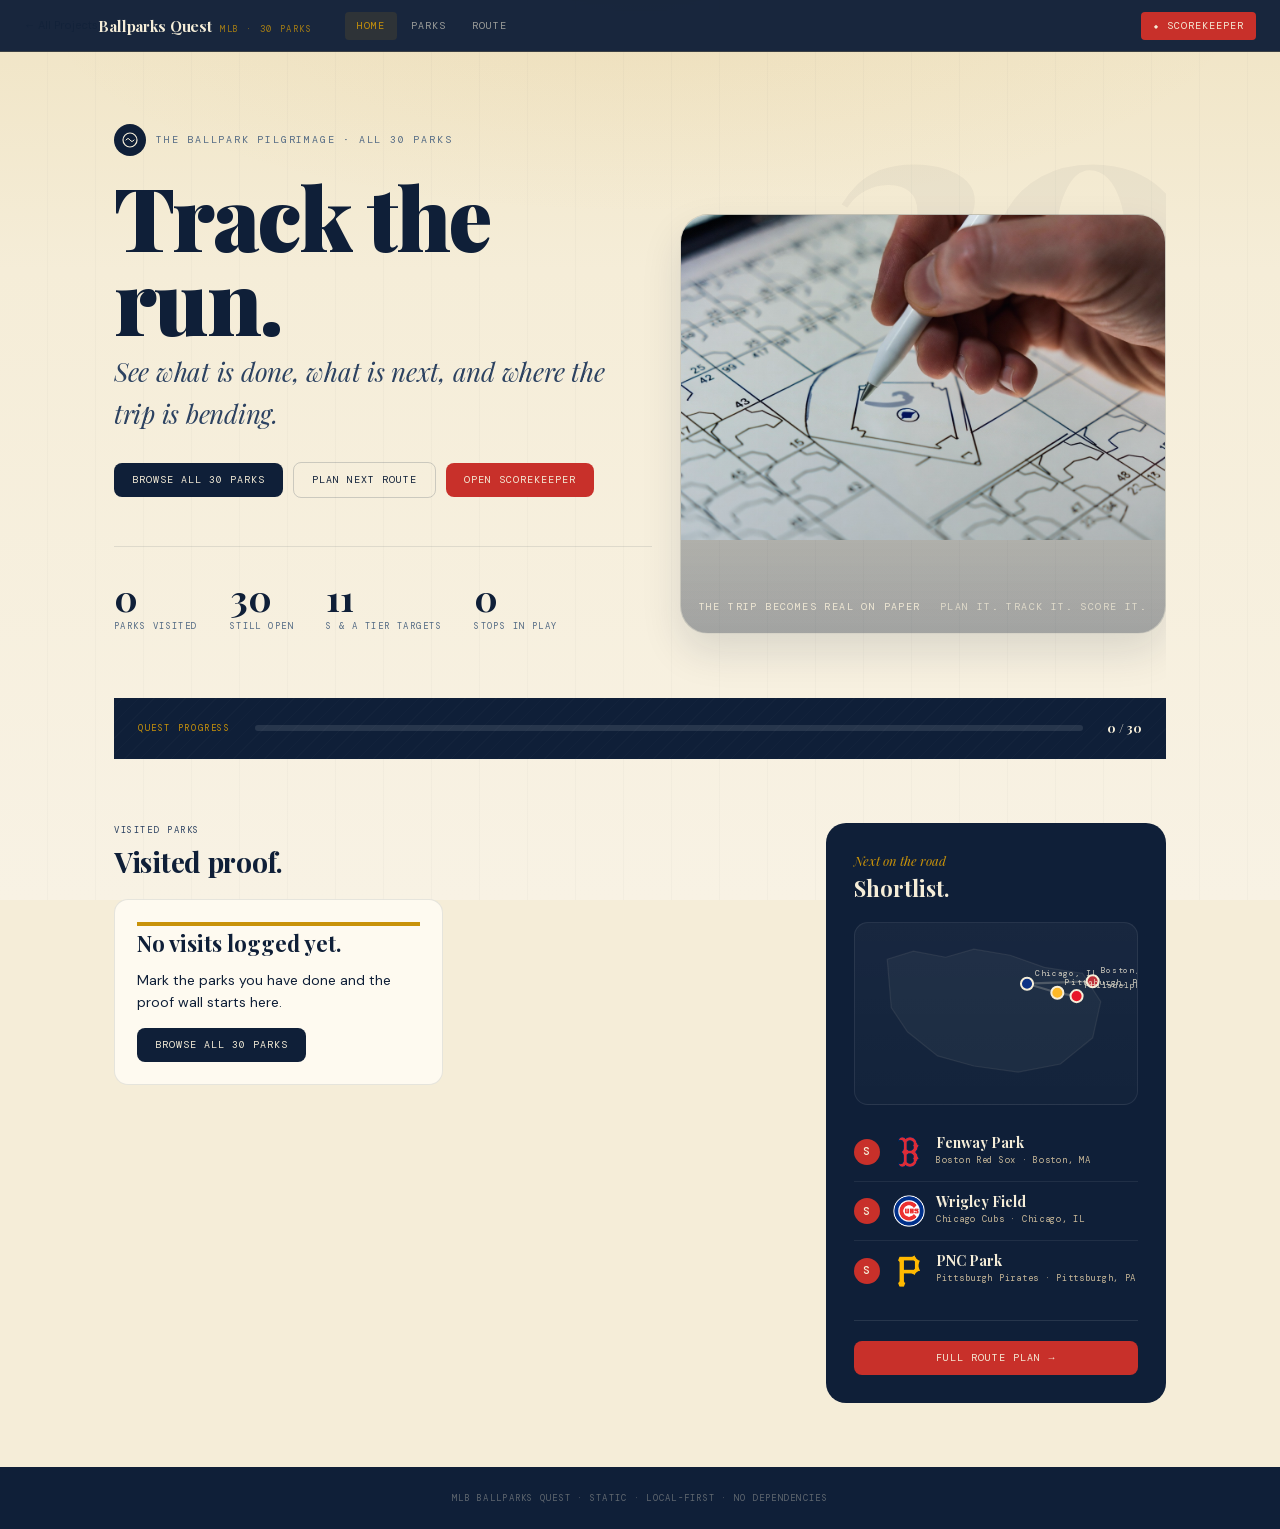
<file: index.html>
<!DOCTYPE html>
<html lang="en">
<head>
<meta charset="UTF-8">
<meta name="viewport" content="width=device-width, initial-scale=1.0">
<title>MLB Ballparks Quest · The Pilgrimage</title>
<meta name="description" content="MLB Ballparks Quest — track your ballpark visits, plan game-day routes, and complete the pilgrimage across all 30 MLB stadiums.">
<meta property="og:type" content="website">
<meta property="og:title" content="MLB Ballparks Quest · The Pilgrimage">
<meta property="og:description" content="MLB Ballparks Quest — track your ballpark visits, plan game-day routes, and complete the pilgrimage across all 30 MLB stadiums.">
<meta name="twitter:card" content="summary">
<meta name="twitter:title" content="MLB Ballparks Quest · The Pilgrimage">
<meta name="twitter:description" content="MLB Ballparks Quest — track your ballpark visits, plan game-day routes, and complete the pilgrimage across all 30 MLB stadiums.">
<link rel="manifest" href="manifest.json">
<link rel="icon" type="image/png" sizes="192x192" href="icons/icon-192.png">
<link rel="apple-touch-icon" href="icons/icon-192.png">
<meta name="theme-color" content="#0F1F38">
<link rel="stylesheet" href="shared.css">
<style>
/* ═══ INDEX PAGE ════════════════════════════ */

/* ─── Hero ──────────────────────────────── */
.hero {
  padding: 72px 0 64px;
  position: relative;
  overflow: hidden;
}

.hero-inner {
  display: grid;
  grid-template-columns: minmax(0, 1.05fr) minmax(320px, 0.95fr);
  gap: 28px;
  align-items: end;
}

.hero-copy {
  position: relative;
  z-index: 1;
}

.hero-bg-number {
  position: absolute;
  right: -20px;
  top: -10px;
  font-family: var(--font-display);
  font-size: clamp(180px, 28vw, 320px);
  font-weight: 900;
  color: rgba(15,31,56,0.04);
  line-height: 1;
  user-select: none;
  pointer-events: none;
  letter-spacing: -0.04em;
}

.hero-eyebrow {
  display: flex;
  align-items: center;
  gap: 10px;
  margin-bottom: 18px;
}

.hero-league-mark {
  width: 32px; height: 32px;
  background: var(--navy);
  border-radius: 50%;
  display: flex; align-items: center; justify-content: center;
  flex-shrink: 0;
}

.hero-league-mark svg { display: block; }

.hero-eyebrow-text {
  font-family: var(--font-data);
  font-size: 10px;
  letter-spacing: 0.18em;
  text-transform: uppercase;
  color: var(--text-muted);
}

.hero-headline {
  font-family: var(--font-display);
  font-size: clamp(44px, 7vw, 88px);
  font-weight: 900;
  line-height: 0.95;
  letter-spacing: -0.03em;
  color: var(--navy);
  margin-bottom: 10px;
}

.hero-headline em {
  font-style: italic;
  font-weight: 400;
  color: var(--red);
}

.hero-sub {
  font-family: var(--font-display);
  font-size: clamp(18px, 2.5vw, 26px);
  font-style: italic;
  font-weight: 400;
  color: var(--text-secondary);
  margin-bottom: 28px;
  letter-spacing: -0.01em;
}

.hero-cta-row {
  display: flex;
  gap: 10px;
  flex-wrap: wrap;
  align-items: center;
}

.hero-stats {
  display: flex;
  gap: 32px;
  margin-top: 48px;
  padding-top: 32px;
  border-top: 1px solid var(--border-light);
}

.hero-stat-num {
  font-family: var(--font-display);
  font-size: 36px;
  font-weight: 700;
  color: var(--navy);
  line-height: 1;
  margin-bottom: 4px;
}

.hero-stat-lbl {
  font-family: var(--font-data);
  font-size: 9px;
  letter-spacing: 0.16em;
  text-transform: uppercase;
  color: var(--text-muted);
}

.hero-media-shell {
  position: relative;
  z-index: 1;
  min-height: 420px;
  border-radius: 28px;
  overflow: hidden;
  border: 1px solid var(--border-light);
  background: linear-gradient(180deg, rgba(15,31,56,0.04), rgba(15,31,56,0.12));
  box-shadow: 0 18px 40px rgba(15,31,56,0.12);
}

.hero-media-shell::after {
  content: '';
  position: absolute;
  inset: 0;
  background: linear-gradient(180deg, rgba(15,31,56,0.04), rgba(15,31,56,0.28));
}

.hero-media-img {
  display: block;
  width: 100%;
  height: 100%;
  object-fit: cover;
}

.hero-media-caption {
  position: absolute;
  left: 18px;
  right: 18px;
  bottom: 18px;
  z-index: 1;
  display: flex;
  justify-content: space-between;
  gap: 14px;
  align-items: end;
}

.hero-media-kicker,
.hero-media-note {
  font-family: var(--font-data);
  font-size: 10px;
  letter-spacing: 0.14em;
  text-transform: uppercase;
  color: rgba(245,237,216,0.92);
}

.hero-media-note {
  text-align: right;
  color: rgba(245,237,216,0.72);
}

/* ─── Progress band ─────────────────────── */
.progress-band {
  background: var(--navy);
  padding: 20px 24px;
  margin-bottom: 64px;
  position: relative;
  overflow: hidden;
}

.progress-band::before {
  content: '';
  position: absolute; inset: 0;
  background: repeating-linear-gradient(
    -45deg,
    transparent, transparent 10px,
    rgba(255,255,255,0.015) 10px, rgba(255,255,255,0.015) 11px
  );
}

.progress-inner {
  max-width: 1100px;
  margin: 0 auto;
  display: flex;
  align-items: center;
  gap: 24px;
  position: relative;
}

.progress-label {
  font-family: var(--font-data);
  font-size: 9px;
  letter-spacing: 0.18em;
  text-transform: uppercase;
  color: var(--gold);
  flex-shrink: 0;
}

.progress-track {
  flex: 1;
  height: 6px;
  background: rgba(255,255,255,0.1);
  border-radius: 3px;
  overflow: hidden;
}

.progress-fill {
  height: 100%;
  background: linear-gradient(90deg, var(--red), var(--gold));
  border-radius: 3px;
  width: 13.3%; /* 4/30 */
  transition: width 1s var(--ease);
}

.progress-count {
  font-family: var(--font-display);
  font-size: 13px;
  font-weight: 700;
  color: var(--cream);
  flex-shrink: 0;
  letter-spacing: -0.01em;
}

/* ─── Visited section ───────────────────── */
.visited-grid {
  display: grid;
  grid-template-columns: repeat(auto-fill, minmax(280px, 1fr));
  gap: 14px;
  margin-top: 20px;
}

.visited-card {
  background: var(--surface-card);
  border: 1px solid var(--border-light);
  border-radius: var(--r-lg);
  overflow: hidden;
  transition: box-shadow var(--dur-mid) var(--ease), transform var(--dur-mid) var(--ease);
}

.visited-card:hover {
  transform: translateY(-2px);
  box-shadow: 0 8px 28px rgba(15,31,56,0.1);
}

.visited-card-stripe {
  height: 4px;
}

.visited-card-body {
  padding: 18px 20px 16px;
}

.visited-card-header {
  display: flex;
  align-items: flex-start;
  justify-content: space-between;
  gap: 10px;
  margin-bottom: 8px;
}

.visited-card-brand,
.sidebar-park-brand {
  display: flex;
  align-items: center;
  gap: 10px;
  min-width: 0;
}

.visited-team-logo,
.sidebar-team-logo {
  width: 34px;
  height: 34px;
  object-fit: contain;
  flex-shrink: 0;
}

.visited-park-name {
  font-family: var(--font-display);
  font-size: 17px;
  font-weight: 700;
  color: var(--navy);
  line-height: 1.2;
}

.visited-team {
  font-family: var(--font-data);
  font-size: 10px;
  letter-spacing: 0.06em;
  color: var(--text-secondary);
  margin-bottom: 10px;
}

.visited-note {
  font-family: var(--font-body);
  font-size: 13px;
  font-style: italic;
  font-weight: 300;
  color: var(--text-primary);
  line-height: 1.5;
  border-left: 2px solid var(--border-cream);
  padding-left: 10px;
  margin-bottom: 12px;
}

.visited-meta {
  display: flex;
  align-items: center;
  justify-content: space-between;
}

.visited-date {
  font-family: var(--font-data);
  font-size: 10px;
  color: var(--text-secondary);
  letter-spacing: 0.06em;
}

.visited-standout {
  font-family: var(--font-data);
  font-size: 9px;
  letter-spacing: 0.08em;
  text-transform: uppercase;
  color: var(--gold);
}

/* ─── Two-col layout ────────────────────── */
.index-layout {
  display: grid;
  grid-template-columns: 1fr 340px;
  gap: 40px;
  margin-bottom: 64px;
  align-items: start;
}

.sidebar-card {
  background: var(--navy);
  border-radius: var(--r-xl);
  padding: 28px;
  position: sticky;
  top: 72px;
  color: var(--cream);
}

.sidebar-title {
  font-family: var(--font-display);
  font-size: 13px;
  font-style: italic;
  color: var(--gold);
  margin-bottom: 4px;
}

.sidebar-heading {
  font-family: var(--font-display);
  font-size: 22px;
  font-weight: 700;
  color: var(--cream);
  margin-bottom: 20px;
  line-height: 1.2;
}

.sidebar-map {
  margin-bottom: 18px;
  border: 1px solid rgba(255,255,255,0.08);
  border-radius: 14px;
  overflow: hidden;
  background: linear-gradient(180deg, rgba(255,255,255,0.04), rgba(255,255,255,0.02));
}

.sidebar-map-svg {
  display: block;
  width: 100%;
  height: auto;
}

.sidebar-map-base {
  fill: rgba(245,237,216,0.04);
  stroke: rgba(245,237,216,0.08);
  stroke-width: 1.2;
}

.sidebar-map-line {
  fill: none;
  stroke: rgba(245,237,216,0.22);
  stroke-width: 2.2;
  stroke-linecap: round;
  stroke-linejoin: round;
}

.sidebar-map-label {
  font-family: var(--font-data);
  font-size: 8px;
  letter-spacing: 0.08em;
  fill: rgba(245,237,216,0.8);
}

.visited-empty {
  padding: 22px;
}

.visited-empty-title {
  font-family: var(--font-display);
  font-size: 22px;
  font-weight: 700;
  color: var(--navy);
  margin-bottom: 8px;
}

.visited-empty-text {
  font-size: 14px;
  color: var(--text-primary);
  line-height: 1.6;
  margin-bottom: 14px;
}

.sidebar-park-item {
  display: flex;
  align-items: center;
  gap: 12px;
  padding: 12px 0;
  border-bottom: 1px solid rgba(255,255,255,0.07);
  cursor: pointer;
  transition: opacity var(--dur-fast) var(--ease);
  text-decoration: none;
}

.sidebar-park-item:hover { opacity: 0.75; }
.sidebar-park-item:last-of-type { border-bottom: none; }

.sidebar-park-name {
  font-family: var(--font-display);
  font-size: 14px;
  font-weight: 700;
  color: var(--cream);
  line-height: 1.2;
  flex: 1;
}

.sidebar-park-city {
  font-family: var(--font-data);
  font-size: 9px;
  letter-spacing: 0.08em;
  color: var(--text-cream-dim);
  margin-top: 1px;
}

.sidebar-park-reason {
  font-family: var(--font-body);
  font-size: 11px;
  font-style: italic;
  color: var(--text-cream-dim);
  margin-top: 2px;
  line-height: 1.3;
}

.sidebar-cta {
  margin-top: 20px;
  padding-top: 20px;
  border-top: 1px solid rgba(255,255,255,0.1);
}

@media (max-width: 1200px) {
  .index-layout { grid-template-columns: minmax(0, 1.2fr) 320px; gap: 20px; }
  .hero { padding: 60px 0 52px; }
  .hero-inner { grid-template-columns: 1fr; }
  .hero-media-shell { min-height: 320px; }
}

@media (max-width: 900px) {
  .index-layout { grid-template-columns: 1fr; }
  .sidebar-card { position: static; }
  .hero-bg-number { display: none; }
}

@media (max-width: 640px) {
  .hero-stats { gap: 20px; }
  .hero-stat-num { font-size: 28px; }
}

/* ─── Skip link ────────────────────────── */
.skip-link { position:absolute; left:-9999px; top:auto; padding:8px 16px; z-index:10000; background:#222; color:#fff; text-decoration:none; border-radius:4px; font-size:14px; }
.skip-link:focus { left:10px; top:10px; }

/* ─── Toast notifications ──────────────── */
.bpq-toast {
  position: fixed;
  bottom: 18px;
  left: 50%;
  transform: translateX(-50%) translateY(12px);
  z-index: 9000;
  display: flex;
  align-items: center;
  gap: 10px;
  padding: 10px 16px;
  border-radius: 8px;
  border-left: 4px solid var(--border-mid);
  background: rgba(15,31,56,0.94);
  backdrop-filter: blur(10px);
  -webkit-backdrop-filter: blur(10px);
  color: var(--cream);
  font-family: var(--font-data);
  font-size: 11px;
  letter-spacing: 0.04em;
  max-width: min(480px, calc(100vw - 32px));
  box-shadow: 0 8px 28px rgba(0,0,0,0.28);
  opacity: 0;
  transition: opacity 180ms ease, transform 180ms ease;
  pointer-events: none;
}
.bpq-toast.is-visible {
  opacity: 1;
  transform: translateX(-50%) translateY(0);
  pointer-events: auto;
}
.bpq-toast[data-tone="info"]    { border-left-color: #7EB4E0; }
.bpq-toast[data-tone="success"] { border-left-color: #2E7D52; }
.bpq-toast[data-tone="error"]   { border-left-color: var(--red); }
.bpq-toast[data-tone="undo"]    { border-left-color: var(--gold); }
.bpq-toast-msg { flex: 1; line-height: 1.35; }
.bpq-toast-action {
  background: rgba(255,255,255,0.12);
  border: 1px solid rgba(255,255,255,0.18);
  border-radius: 4px;
  color: var(--cream);
  font-family: var(--font-data);
  font-size: 10px;
  letter-spacing: 0.08em;
  text-transform: uppercase;
  padding: 4px 10px;
  cursor: pointer;
  white-space: nowrap;
  transition: background 120ms;
}
.bpq-toast-action:hover { background: rgba(255,255,255,0.2); }
.bpq-toast-close {
  background: none;
  border: none;
  color: rgba(245,237,216,0.45);
  font-size: 14px;
  cursor: pointer;
  padding: 2px 4px;
  line-height: 1;
}
.bpq-toast-close:hover { color: var(--cream); }
</style>
</head>
<body>
<a href="#main" class="skip-link">Skip to content</a>
<!-- ═══ NAV ══════════════════════════════════ -->
<nav class="site-nav" aria-label="Primary">
  <a href="https://davehomeassist.github.io/" class="nav-back">&larr; All Projects</a>
  <a href="index.html" class="nav-brand">
    <span class="nav-brand-name">Ballparks Quest</span>
    <span class="nav-brand-mark">MLB · 30 Parks</span>
  </a>
  <div class="nav-links">
    <a href="index.html"      class="nav-link is-active">Home</a>
    <a href="parks.html"      class="nav-link">Parks</a>
    <a href="route.html"      class="nav-link">Route</a>
    <a href="scorekeeper.html" class="nav-link nav-cta">⬥ Scorekeeper</a>
  </div>
</nav>

<main class="page-wrap" id="main">

  <!-- ═══ HERO ══════════════════════════════ -->
  <section class="hero fade-up">
    <div class="hero-bg-number">30</div>
    <div class="hero-inner">
      <div class="hero-copy">
        <div class="hero-eyebrow">
          <div class="hero-league-mark">
            <svg width="18" height="18" viewBox="0 0 18 18" fill="none">
              <circle cx="9" cy="9" r="7" stroke="#F5EDD8" stroke-width="1.2" fill="none"/>
              <path d="M5 9 Q7 6 9 9 Q11 12 13 9" stroke="#F5EDD8" stroke-width="1" fill="none" stroke-linecap="round"/>
            </svg>
          </div>
          <span class="hero-eyebrow-text">The ballpark pilgrimage · All 30 parks</span>
        </div>

        <h1 class="hero-headline">
          Track the run.
        </h1>

        <p class="hero-sub">See what is done, what is next, and where the trip is bending.</p>

        <div class="hero-cta-row">
          <a href="parks.html"       class="btn btn-primary">Browse all 30 parks</a>
          <a href="route.html"       class="btn btn-ghost">Plan next route</a>
          <a href="scorekeeper.html" class="btn btn-red">Open scorekeeper</a>
        </div>

        <div class="hero-stats">
          <div>
            <div class="hero-stat-num" id="heroVisitedCount">0</div>
            <div class="hero-stat-lbl">Parks visited</div>
          </div>
          <div>
            <div class="hero-stat-num" id="heroRemainingCount">0</div>
            <div class="hero-stat-lbl">Still open</div>
          </div>
          <div>
            <div class="hero-stat-num" id="heroPriorityCount">0</div>
            <div class="hero-stat-lbl">S &amp; A tier targets</div>
          </div>
          <div>
            <div class="hero-stat-num" id="heroRouteCount">0</div>
            <div class="hero-stat-lbl">Stops in play</div>
          </div>
        </div>
      </div>

      <div class="hero-media-shell">
        <img class="hero-media-img" src="assets/baseball1.jpg" alt="Close view of a hand marking a baseball scorecard">
        <div class="hero-media-caption">
          <div class="hero-media-kicker">The trip becomes real on paper</div>
          <div class="hero-media-note">Plan it. Track it. Score it.</div>
        </div>
      </div>
    </div>
  </section>

  <!-- ═══ PROGRESS BAND ═════════════════════ -->
  <div class="progress-band fade-up fade-up-2">
    <div class="progress-inner">
      <span class="progress-label">Quest progress</span>
      <div class="progress-track">
        <div class="progress-fill" id="progressFill"></div>
      </div>
      <span class="progress-count" id="progressCount">0 / 30</span>
    </div>
  </div>

  <!-- ═══ MAIN LAYOUT ════════════════════════ -->
  <div class="index-layout">

    <!-- Left: Visited proof -->
    <div>
      <div class="section-label fade-up fade-up-2">Visited parks</div>
      <h2 class="section-title fade-up fade-up-2" style="font-size:28px; margin-bottom:20px;">
        Visited proof.
      </h2>

      <div class="visited-grid" id="visitedGrid"></div>
    </div>

    <!-- Right: Route sidebar -->
    <div>
      <div class="sidebar-card fade-up fade-up-3">
        <div class="sidebar-title">Next on the road</div>
        <div class="sidebar-heading" id="sidebarHeading">The shortlist.</div>
        <div class="sidebar-map" id="sidebarMap"></div>
        <div id="sidebarTargets"></div>
        <div class="sidebar-cta">
          <a href="route.html" class="btn btn-red" style="width:100%; justify-content:center;">
            Full route plan →
          </a>
        </div>
      </div>
    </div>

  </div>

</main>

<footer style="background:var(--navy); padding:24px; text-align:center; margin-top:40px;">
  <p style="font-family:var(--font-data); font-size:9px; letter-spacing:0.14em; text-transform:uppercase; color:rgba(245,237,216,0.35);">
    MLB Ballparks Quest · Static · Local-first · No dependencies
  </p>
</footer>

<script src="shared/js/core/config.js"></script>
<script src="config.js"></script>
<script src="shared/js/core/storage.js"></script>
<script src="storage.js"></script>
<script src="shared/js/core/utils.js"></script>
<script src="utils.js"></script>
<script src="data.js"></script>
<script src="logos.js"></script>
<script src="schedule.js"></script>
<script src="shared/js/core/device.js"></script>
<script src="device.js"></script>
<script src="app.js"></script>
<script>
/* ── Toast system (shared with scorekeeper) ── */
var activeToast = null;
var activeToastTimer = null;

function showToast(message, tone, duration, actionLabel, onAction) {
  if (tone === undefined) tone = 'info';
  if (duration === undefined) duration = 3200;
  if (actionLabel === undefined) actionLabel = '';
  clearToast();
  var escMsg = String(message == null ? '' : message).replace(/&/g,'&amp;').replace(/</g,'&lt;').replace(/>/g,'&gt;').replace(/"/g,'&quot;');
  var el = document.createElement('div');
  el.className = 'bpq-toast';
  el.dataset.tone = tone;
  el.setAttribute('role', tone === 'error' ? 'alert' : 'status');
  if (tone !== 'error') el.setAttribute('aria-live', 'polite');
  var html = '<span class="bpq-toast-msg">' + escMsg + '</span>';
  if (actionLabel && onAction) {
    html += '<button class="bpq-toast-action" type="button">' + String(actionLabel).replace(/</g,'&lt;') + '</button>';
  }
  html += '<button class="bpq-toast-close" type="button" aria-label="Dismiss">\u00d7</button>';
  el.innerHTML = html;
  document.body.appendChild(el);
  requestAnimationFrame(function () { requestAnimationFrame(function () { el.classList.add('is-visible'); }); });
  el.querySelector('.bpq-toast-close').addEventListener('click', clearToast);
  if (actionLabel && onAction) {
    el.querySelector('.bpq-toast-action').addEventListener('click', function () { onAction(); clearToast(); });
  }
  activeToast = el;
  if (duration > 0) {
    activeToastTimer = setTimeout(clearToast, duration);
  }
}

function clearToast() {
  if (activeToastTimer) { clearTimeout(activeToastTimer); activeToastTimer = null; }
  if (activeToast) { activeToast.remove(); activeToast = null; }
}

(function() {
  const app = window.BPQ && window.BPQ.app;
  const utils = window.BPQ && window.BPQ.utils;
  const logos = window.BPQ && window.BPQ.logos;
  if (!app || !utils) return;

  const escapeHtml = utils.escapeHtml;
  const safeColor = utils.safeColor;
  const safeToken = utils.safeToken;
  const projectPoint = utils.projectPoint;

  function teamLogoImg(teamName, className) {
    const src = logos && logos.getTeamLogo ? logos.getTeamLogo(teamName) : '';
    return src ? `<img class="${className}" src="${escapeHtml(src)}" alt="${escapeHtml(teamName)} logo" loading="lazy">` : '';
  }

  function renderVisited() {
    const visited = app.getVisitedParks();
    const visitedGrid = document.getElementById('visitedGrid');
    const visitedCount = visited.length;
    const total = app.getParks().length;
    const remaining = Math.max(0, total - visitedCount);
    const priority = app.getParks().filter((park) => !app.isVisited(park.id) && (park.tier === 'S' || park.tier === 'A')).length;
    const routeCount = app.getRouteParks().length;

    document.getElementById('heroVisitedCount').textContent = String(visitedCount);
    document.getElementById('heroRemainingCount').textContent = String(remaining);
    document.getElementById('heroPriorityCount').textContent = String(priority);
    document.getElementById('heroRouteCount').textContent = String(routeCount);
    document.getElementById('progressCount').textContent = `${visitedCount} / ${total}`;
    document.getElementById('progressFill').style.width = `${total ? (visitedCount / total) * 100 : 0}%`;

    if (!visited.length) {
      visitedGrid.innerHTML = `
        <div class="visited-card visited-empty fade-up fade-up-2">
          <div class="visited-card-stripe" style="background:var(--gold);"></div>
          <div class="visited-empty-title">No visits logged yet.</div>
          <div class="visited-empty-text">Mark the parks you have done and the proof wall starts here.</div>
          <a href="parks.html" class="btn btn-primary">Browse all 30 parks</a>
        </div>
      `;
      return;
    }

    visitedGrid.innerHTML = visited.slice(0, 4).map(({ park, meta }, index) => `
      <div class="visited-card fade-up fade-up-${Math.min(index + 2, 5)}">
        <div class="visited-card-stripe" style="background:${safeColor(park.color, '#7EB4E0')};"></div>
        <div class="visited-card-body">
          <div class="visited-card-header">
            <div class="visited-card-brand">
              ${teamLogoImg(park.team, 'visited-team-logo')}
              <div>
                <div class="visited-park-name">${escapeHtml(park.name)}</div>
                <div class="visited-team">${escapeHtml(park.team)} · ${escapeHtml(park.city)}</div>
              </div>
            </div>
            <span class="badge badge-visited">✓ Visited</span>
          </div>
          <div class="visited-note">${escapeHtml(meta.notes || park.note)}</div>
          <div class="visited-meta">
            <span class="visited-date">${escapeHtml(meta.visitDate ? app.formatDate(meta.visitDate) : 'Date not set')}</span>
            <span class="visited-standout">Field note: ${escapeHtml(meta.bestFeature || 'Ballpark memory')}</span>
          </div>
        </div>
      </div>
    `).join('');
  }

  function renderSidebarMap() {
    const width = 280;
    const height = 180;
    const visited = app.getVisitedParks().slice(0, 8);
    const targets = (app.getRouteParks().length ? app.getRouteParks().slice(0, 4) : app.getNextTargets(4)).filter(Boolean);
    const targetPoints = targets.map((park) => ({ park, point: projectPoint(park.coordinates, width, height, { left: 24, top: 18, horizontalInset: 48, verticalInset: 36 }) }));
    const polyline = targetPoints.map((entry) => `${entry.point.x.toFixed(1)},${entry.point.y.toFixed(1)}`).join(' ');

    document.getElementById('sidebarMap').innerHTML = `
      <svg class="sidebar-map-svg" viewBox="0 0 ${width} ${height}" aria-label="Route preview map">
        <path class="sidebar-map-base" d="M32 36 L58 28 L90 34 L118 26 L154 32 L188 44 L226 50 L244 78 L236 114 L204 140 L162 148 L118 142 L82 132 L52 108 L36 84 Z"></path>
        ${polyline ? `<polyline class="sidebar-map-line" points="${polyline}"></polyline>` : ''}
        ${visited.map(({ park }) => {
          const point = projectPoint(park.coordinates, width, height, { left: 24, top: 18, horizontalInset: 48, verticalInset: 36 });
          return `<circle cx="${point.x.toFixed(1)}" cy="${point.y.toFixed(1)}" r="4.5" fill="#2E7D52" stroke="rgba(15,31,56,0.7)" stroke-width="1.4"></circle>`;
        }).join('')}
        ${targetPoints.map(({ park, point }) => `
          <circle cx="${point.x.toFixed(1)}" cy="${point.y.toFixed(1)}" r="6" fill="${safeColor(park.color, '#7EB4E0')}" stroke="#F5EDD8" stroke-width="2"></circle>
          <text class="sidebar-map-label" x="${(point.x + 8).toFixed(1)}" y="${(point.y - 8).toFixed(1)}">${escapeHtml(park.city)}</text>
        `).join('')}
      </svg>
    `;
  }

  function renderTargets() {
    const explicitRoute = app.getRouteParks();
    const targets = explicitRoute.length ? explicitRoute.slice(0, 3) : app.getNextTargets(3);
    const heading = document.getElementById('sidebarHeading');
    const container = document.getElementById('sidebarTargets');
    heading.textContent = explicitRoute.length ? 'Current route.' : 'Shortlist.';
    if (!targets.length) {
      container.innerHTML = `
        <div class="sidebar-park-reason" style="color:rgba(245,237,216,0.8); margin-bottom:12px;">No route yet. Start with a park.</div>
      `;
      renderSidebarMap();
      return;
    }
    container.innerHTML = targets.map((park) => `
      <a href="route.html" class="sidebar-park-item">
        <div class="tier-stamp tier-${safeToken(park.tier, 'C')}">${escapeHtml(park.tier)}</div>
        <div class="sidebar-park-brand">
          ${teamLogoImg(park.team, 'sidebar-team-logo')}
          <div>
            <div class="sidebar-park-name">${escapeHtml(park.name)}</div>
            <div class="sidebar-park-city">${escapeHtml(park.team)} · ${escapeHtml(park.city)}</div>
            <div class="sidebar-park-reason">${escapeHtml(park.note)}</div>
          </div>
        </div>
      </a>
    `).join('');
    renderSidebarMap();
  }

  renderVisited();
  renderTargets();
})();
</script>
</body>
</html>
</file>
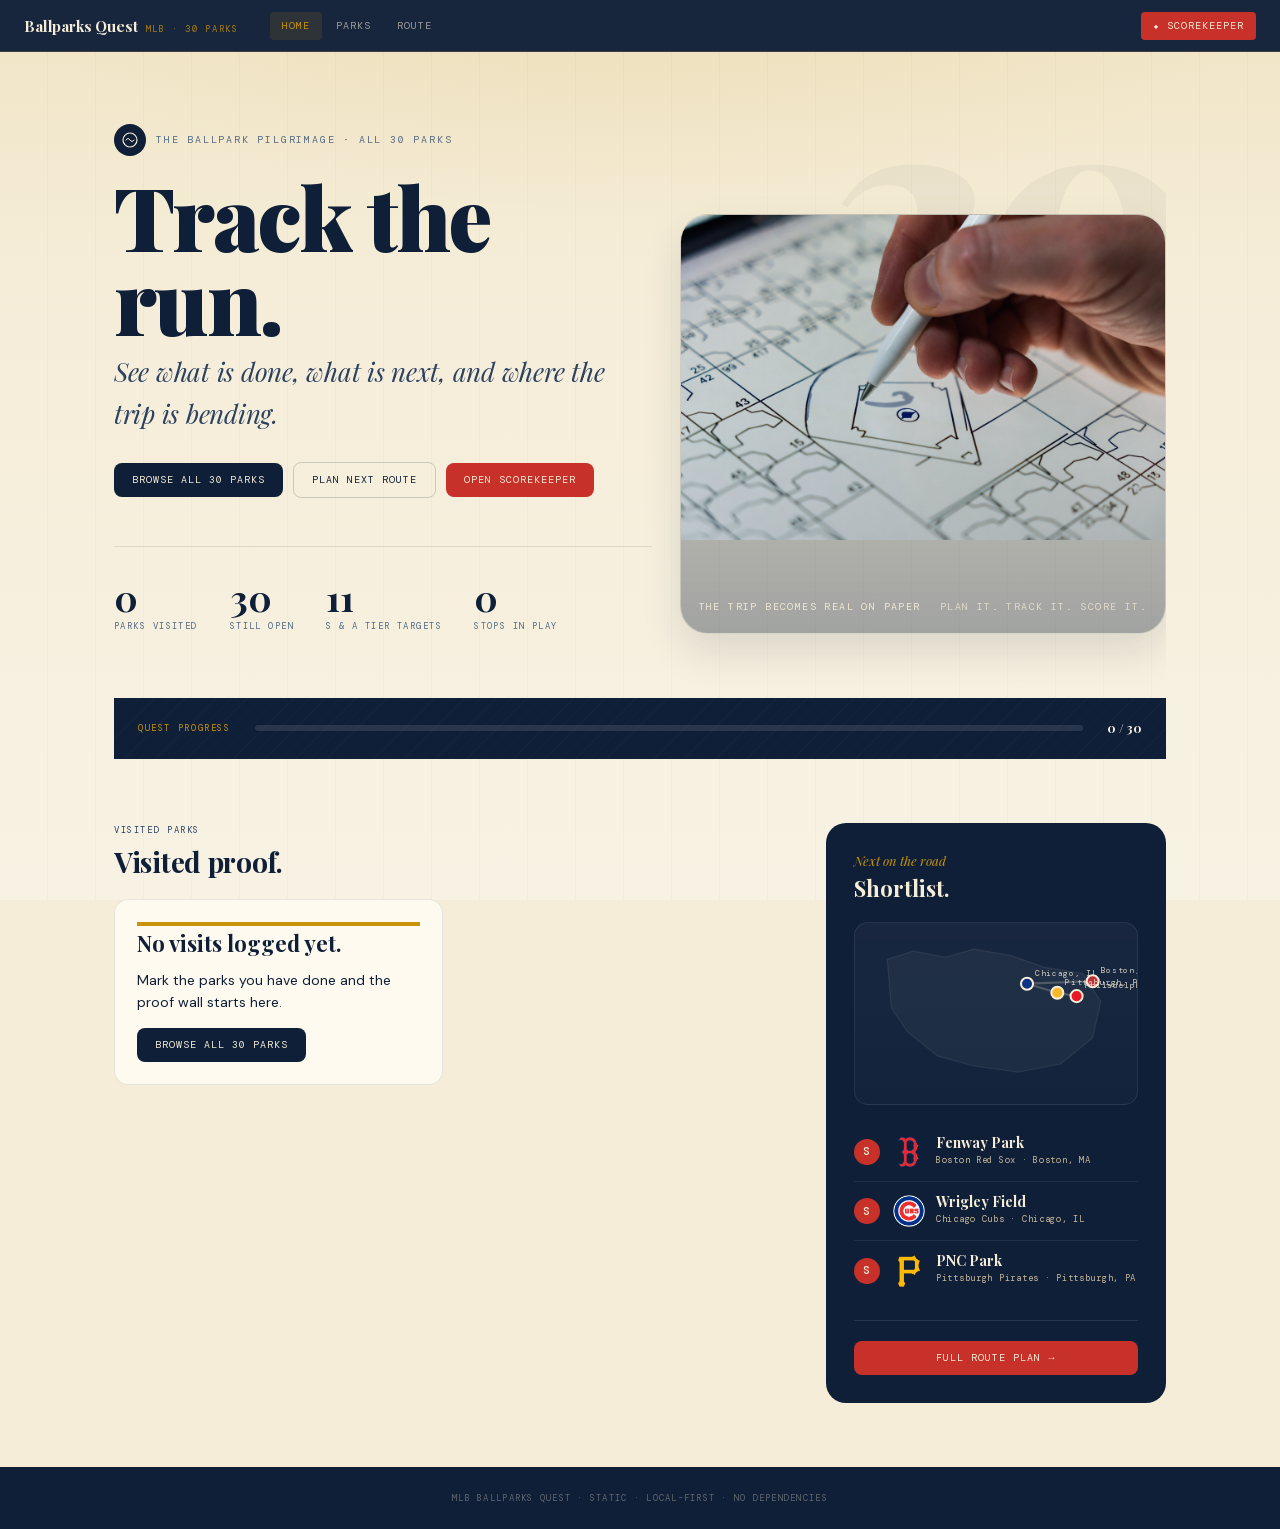
<file: MLB Prototype/index.html>
<!DOCTYPE html>
<html lang="en">
<head>
<meta charset="UTF-8">
<meta name="viewport" content="width=device-width, initial-scale=1.0">
<title>MLB Ballparks Quest · The Pilgrimage</title>
<link rel="manifest" href="manifest.json">
<meta name="theme-color" content="#0F1F38">
<link rel="stylesheet" href="shared.css">
<style>
/* ═══ INDEX PAGE ════════════════════════════ */

/* ─── Hero ──────────────────────────────── */
.hero {
  padding: 72px 0 64px;
  position: relative;
  overflow: hidden;
}

.hero-inner {
  display: grid;
  grid-template-columns: minmax(0, 1.05fr) minmax(320px, 0.95fr);
  gap: 28px;
  align-items: end;
}

.hero-copy {
  position: relative;
  z-index: 1;
}

.hero-bg-number {
  position: absolute;
  right: -20px;
  top: -10px;
  font-family: var(--font-display);
  font-size: clamp(180px, 28vw, 320px);
  font-weight: 900;
  color: rgba(15,31,56,0.04);
  line-height: 1;
  user-select: none;
  pointer-events: none;
  letter-spacing: -0.04em;
}

.hero-eyebrow {
  display: flex;
  align-items: center;
  gap: 10px;
  margin-bottom: 18px;
}

.hero-league-mark {
  width: 32px; height: 32px;
  background: var(--navy);
  border-radius: 50%;
  display: flex; align-items: center; justify-content: center;
  flex-shrink: 0;
}

.hero-league-mark svg { display: block; }

.hero-eyebrow-text {
  font-family: var(--font-data);
  font-size: 10px;
  letter-spacing: 0.18em;
  text-transform: uppercase;
  color: var(--text-muted);
}

.hero-headline {
  font-family: var(--font-display);
  font-size: clamp(44px, 7vw, 88px);
  font-weight: 900;
  line-height: 0.95;
  letter-spacing: -0.03em;
  color: var(--navy);
  margin-bottom: 10px;
}

.hero-headline em {
  font-style: italic;
  font-weight: 400;
  color: var(--red);
}

.hero-sub {
  font-family: var(--font-display);
  font-size: clamp(18px, 2.5vw, 26px);
  font-style: italic;
  font-weight: 400;
  color: var(--text-secondary);
  margin-bottom: 28px;
  letter-spacing: -0.01em;
}

.hero-cta-row {
  display: flex;
  gap: 10px;
  flex-wrap: wrap;
  align-items: center;
}

.hero-stats {
  display: flex;
  gap: 32px;
  margin-top: 48px;
  padding-top: 32px;
  border-top: 1px solid var(--border-light);
}

.hero-stat-num {
  font-family: var(--font-display);
  font-size: 36px;
  font-weight: 700;
  color: var(--navy);
  line-height: 1;
  margin-bottom: 4px;
}

.hero-stat-lbl {
  font-family: var(--font-data);
  font-size: 9px;
  letter-spacing: 0.16em;
  text-transform: uppercase;
  color: var(--text-muted);
}

.hero-media-shell {
  position: relative;
  z-index: 1;
  min-height: 420px;
  border-radius: 28px;
  overflow: hidden;
  border: 1px solid var(--border-light);
  background: linear-gradient(180deg, rgba(15,31,56,0.04), rgba(15,31,56,0.12));
  box-shadow: 0 18px 40px rgba(15,31,56,0.12);
}

.hero-media-shell::after {
  content: '';
  position: absolute;
  inset: 0;
  background: linear-gradient(180deg, rgba(15,31,56,0.04), rgba(15,31,56,0.28));
}

.hero-media-img {
  display: block;
  width: 100%;
  height: 100%;
  object-fit: cover;
}

.hero-media-caption {
  position: absolute;
  left: 18px;
  right: 18px;
  bottom: 18px;
  z-index: 1;
  display: flex;
  justify-content: space-between;
  gap: 14px;
  align-items: end;
}

.hero-media-kicker,
.hero-media-note {
  font-family: var(--font-data);
  font-size: 10px;
  letter-spacing: 0.14em;
  text-transform: uppercase;
  color: rgba(245,237,216,0.92);
}

.hero-media-note {
  text-align: right;
  color: rgba(245,237,216,0.72);
}

/* ─── Progress band ─────────────────────── */
.progress-band {
  background: var(--navy);
  padding: 20px 24px;
  margin-bottom: 64px;
  position: relative;
  overflow: hidden;
}

.progress-band::before {
  content: '';
  position: absolute; inset: 0;
  background: repeating-linear-gradient(
    -45deg,
    transparent, transparent 10px,
    rgba(255,255,255,0.015) 10px, rgba(255,255,255,0.015) 11px
  );
}

.progress-inner {
  max-width: 1100px;
  margin: 0 auto;
  display: flex;
  align-items: center;
  gap: 24px;
  position: relative;
}

.progress-label {
  font-family: var(--font-data);
  font-size: 9px;
  letter-spacing: 0.18em;
  text-transform: uppercase;
  color: var(--gold);
  flex-shrink: 0;
}

.progress-track {
  flex: 1;
  height: 6px;
  background: rgba(255,255,255,0.1);
  border-radius: 3px;
  overflow: hidden;
}

.progress-fill {
  height: 100%;
  background: linear-gradient(90deg, var(--red), var(--gold));
  border-radius: 3px;
  width: 13.3%; /* 4/30 */
  transition: width 1s var(--ease);
}

.progress-count {
  font-family: var(--font-display);
  font-size: 13px;
  font-weight: 700;
  color: var(--cream);
  flex-shrink: 0;
  letter-spacing: -0.01em;
}

/* ─── Visited section ───────────────────── */
.visited-grid {
  display: grid;
  grid-template-columns: repeat(auto-fill, minmax(280px, 1fr));
  gap: 14px;
  margin-top: 20px;
}

.visited-card {
  background: var(--surface-card);
  border: 1px solid var(--border-light);
  border-radius: var(--r-lg);
  overflow: hidden;
  transition: box-shadow var(--dur-mid) var(--ease), transform var(--dur-mid) var(--ease);
}

.visited-card:hover {
  transform: translateY(-2px);
  box-shadow: 0 8px 28px rgba(15,31,56,0.1);
}

.visited-card-stripe {
  height: 4px;
}

.visited-card-body {
  padding: 18px 20px 16px;
}

.visited-card-header {
  display: flex;
  align-items: flex-start;
  justify-content: space-between;
  gap: 10px;
  margin-bottom: 8px;
}

.visited-card-brand,
.sidebar-park-brand {
  display: flex;
  align-items: center;
  gap: 10px;
  min-width: 0;
}

.visited-team-logo,
.sidebar-team-logo {
  width: 34px;
  height: 34px;
  object-fit: contain;
  flex-shrink: 0;
}

.visited-park-name {
  font-family: var(--font-display);
  font-size: 17px;
  font-weight: 700;
  color: var(--navy);
  line-height: 1.2;
}

.visited-team {
  font-family: var(--font-data);
  font-size: 10px;
  letter-spacing: 0.06em;
  color: var(--text-secondary);
  margin-bottom: 10px;
}

.visited-note {
  font-family: var(--font-body);
  font-size: 13px;
  font-style: italic;
  font-weight: 300;
  color: var(--text-primary);
  line-height: 1.5;
  border-left: 2px solid var(--border-cream);
  padding-left: 10px;
  margin-bottom: 12px;
}

.visited-meta {
  display: flex;
  align-items: center;
  justify-content: space-between;
}

.visited-date {
  font-family: var(--font-data);
  font-size: 10px;
  color: var(--text-secondary);
  letter-spacing: 0.06em;
}

.visited-standout {
  font-family: var(--font-data);
  font-size: 9px;
  letter-spacing: 0.08em;
  text-transform: uppercase;
  color: var(--gold);
}

/* ─── Two-col layout ────────────────────── */
.index-layout {
  display: grid;
  grid-template-columns: 1fr 340px;
  gap: 40px;
  margin-bottom: 64px;
  align-items: start;
}

.sidebar-card {
  background: var(--navy);
  border-radius: var(--r-xl);
  padding: 28px;
  position: sticky;
  top: 72px;
  color: var(--cream);
}

.sidebar-title {
  font-family: var(--font-display);
  font-size: 13px;
  font-style: italic;
  color: var(--gold);
  margin-bottom: 4px;
}

.sidebar-heading {
  font-family: var(--font-display);
  font-size: 22px;
  font-weight: 700;
  color: var(--cream);
  margin-bottom: 20px;
  line-height: 1.2;
}

.sidebar-map {
  margin-bottom: 18px;
  border: 1px solid rgba(255,255,255,0.08);
  border-radius: 14px;
  overflow: hidden;
  background: linear-gradient(180deg, rgba(255,255,255,0.04), rgba(255,255,255,0.02));
}

.sidebar-map-svg {
  display: block;
  width: 100%;
  height: auto;
}

.sidebar-map-base {
  fill: rgba(245,237,216,0.04);
  stroke: rgba(245,237,216,0.08);
  stroke-width: 1.2;
}

.sidebar-map-line {
  fill: none;
  stroke: rgba(245,237,216,0.22);
  stroke-width: 2.2;
  stroke-linecap: round;
  stroke-linejoin: round;
}

.sidebar-map-label {
  font-family: var(--font-data);
  font-size: 8px;
  letter-spacing: 0.08em;
  fill: rgba(245,237,216,0.8);
}

.visited-empty {
  padding: 22px;
}

.visited-empty-title {
  font-family: var(--font-display);
  font-size: 22px;
  font-weight: 700;
  color: var(--navy);
  margin-bottom: 8px;
}

.visited-empty-text {
  font-size: 14px;
  color: var(--text-primary);
  line-height: 1.6;
  margin-bottom: 14px;
}

.sidebar-park-item {
  display: flex;
  align-items: center;
  gap: 12px;
  padding: 12px 0;
  border-bottom: 1px solid rgba(255,255,255,0.07);
  cursor: pointer;
  transition: opacity var(--dur-fast) var(--ease);
  text-decoration: none;
}

.sidebar-park-item:hover { opacity: 0.75; }
.sidebar-park-item:last-of-type { border-bottom: none; }

.sidebar-park-name {
  font-family: var(--font-display);
  font-size: 14px;
  font-weight: 700;
  color: var(--cream);
  line-height: 1.2;
  flex: 1;
}

.sidebar-park-city {
  font-family: var(--font-data);
  font-size: 9px;
  letter-spacing: 0.08em;
  color: var(--text-cream-dim);
  margin-top: 1px;
}

.sidebar-park-reason {
  font-family: var(--font-body);
  font-size: 11px;
  font-style: italic;
  color: var(--text-cream-dim);
  margin-top: 2px;
  line-height: 1.3;
}

.sidebar-cta {
  margin-top: 20px;
  padding-top: 20px;
  border-top: 1px solid rgba(255,255,255,0.1);
}

@media (max-width: 1200px) {
  .index-layout { grid-template-columns: minmax(0, 1.2fr) 320px; gap: 20px; }
  .hero { padding: 60px 0 52px; }
  .hero-inner { grid-template-columns: 1fr; }
  .hero-media-shell { min-height: 320px; }
}

@media (max-width: 900px) {
  .index-layout { grid-template-columns: 1fr; }
  .sidebar-card { position: static; }
  .hero-bg-number { display: none; }
}

@media (max-width: 640px) {
  .hero-stats { gap: 20px; }
  .hero-stat-num { font-size: 28px; }
}

/* ─── Toast notifications ──────────────── */
.bpq-toast {
  position: fixed;
  bottom: 18px;
  left: 50%;
  transform: translateX(-50%) translateY(12px);
  z-index: 9000;
  display: flex;
  align-items: center;
  gap: 10px;
  padding: 10px 16px;
  border-radius: 8px;
  border-left: 4px solid var(--border-mid);
  background: rgba(15,31,56,0.94);
  backdrop-filter: blur(10px);
  -webkit-backdrop-filter: blur(10px);
  color: var(--cream);
  font-family: var(--font-data);
  font-size: 11px;
  letter-spacing: 0.04em;
  max-width: min(480px, calc(100vw - 32px));
  box-shadow: 0 8px 28px rgba(0,0,0,0.28);
  opacity: 0;
  transition: opacity 180ms ease, transform 180ms ease;
  pointer-events: none;
}
.bpq-toast.visible {
  opacity: 1;
  transform: translateX(-50%) translateY(0);
  pointer-events: auto;
}
.bpq-toast[data-tone="info"]    { border-left-color: #7EB4E0; }
.bpq-toast[data-tone="success"] { border-left-color: #2E7D52; }
.bpq-toast[data-tone="error"]   { border-left-color: var(--red); }
.bpq-toast[data-tone="undo"]    { border-left-color: var(--gold); }
.bpq-toast-msg { flex: 1; line-height: 1.35; }
.bpq-toast-action {
  background: rgba(255,255,255,0.12);
  border: 1px solid rgba(255,255,255,0.18);
  border-radius: 4px;
  color: var(--cream);
  font-family: var(--font-data);
  font-size: 10px;
  letter-spacing: 0.08em;
  text-transform: uppercase;
  padding: 4px 10px;
  cursor: pointer;
  white-space: nowrap;
  transition: background 120ms;
}
.bpq-toast-action:hover { background: rgba(255,255,255,0.2); }
.bpq-toast-close {
  background: none;
  border: none;
  color: rgba(245,237,216,0.45);
  font-size: 14px;
  cursor: pointer;
  padding: 2px 4px;
  line-height: 1;
}
.bpq-toast-close:hover { color: var(--cream); }
</style>
</head>
<body>
<script src="storage.js"></script>
<script src="utils.js"></script>
<script src="data.js"></script>
<script src="logos.js"></script>
<script src="schedule.js"></script>
<script src="device.js"></script>
<script src="app.js"></script>

<!-- ═══ NAV ══════════════════════════════════ -->
<nav class="site-nav">
  <a href="index.html" class="nav-brand">
    <span class="nav-brand-name">Ballparks Quest</span>
    <span class="nav-brand-mark">MLB · 30 Parks</span>
  </a>
  <div class="nav-links">
    <a href="index.html"      class="nav-link active">Home</a>
    <a href="parks.html"      class="nav-link">Parks</a>
    <a href="route.html"      class="nav-link">Route</a>
    <a href="scorekeeper.html" class="nav-link nav-cta">⬥ Scorekeeper</a>
  </div>
</nav>

<main class="page-wrap">

  <!-- ═══ HERO ══════════════════════════════ -->
  <section class="hero fade-up">
    <div class="hero-bg-number">30</div>
    <div class="hero-inner">
      <div class="hero-copy">
        <div class="hero-eyebrow">
          <div class="hero-league-mark">
            <svg width="18" height="18" viewBox="0 0 18 18" fill="none">
              <circle cx="9" cy="9" r="7" stroke="#F5EDD8" stroke-width="1.2" fill="none"/>
              <path d="M5 9 Q7 6 9 9 Q11 12 13 9" stroke="#F5EDD8" stroke-width="1" fill="none" stroke-linecap="round"/>
            </svg>
          </div>
          <span class="hero-eyebrow-text">The ballpark pilgrimage · All 30 parks</span>
        </div>

        <h1 class="hero-headline">
          Track the run.
        </h1>

        <p class="hero-sub">See what is done, what is next, and where the trip is bending.</p>

        <div class="hero-cta-row">
          <a href="parks.html"       class="btn btn-primary">Browse all 30 parks</a>
          <a href="route.html"       class="btn btn-ghost">Plan next route</a>
          <a href="scorekeeper.html" class="btn btn-red">Open scorekeeper</a>
        </div>

        <div class="hero-stats">
          <div>
            <div class="hero-stat-num" id="heroVisitedCount">0</div>
            <div class="hero-stat-lbl">Parks visited</div>
          </div>
          <div>
            <div class="hero-stat-num" id="heroRemainingCount">0</div>
            <div class="hero-stat-lbl">Still open</div>
          </div>
          <div>
            <div class="hero-stat-num" id="heroPriorityCount">0</div>
            <div class="hero-stat-lbl">S &amp; A tier targets</div>
          </div>
          <div>
            <div class="hero-stat-num" id="heroRouteCount">0</div>
            <div class="hero-stat-lbl">Stops in play</div>
          </div>
        </div>
      </div>

      <div class="hero-media-shell">
        <img class="hero-media-img" src="assets/baseball1.jpg" alt="Close view of a hand marking a baseball scorecard">
        <div class="hero-media-caption">
          <div class="hero-media-kicker">The trip becomes real on paper</div>
          <div class="hero-media-note">Plan it. Track it. Score it.</div>
        </div>
      </div>
    </div>
  </section>

  <!-- ═══ PROGRESS BAND ═════════════════════ -->
  <div class="progress-band fade-up fade-up-2">
    <div class="progress-inner">
      <span class="progress-label">Quest progress</span>
      <div class="progress-track">
        <div class="progress-fill" id="progressFill"></div>
      </div>
      <span class="progress-count" id="progressCount">0 / 30</span>
    </div>
  </div>

  <!-- ═══ MAIN LAYOUT ════════════════════════ -->
  <div class="index-layout">

    <!-- Left: Visited proof -->
    <div>
      <div class="section-label fade-up fade-up-2">Visited parks</div>
      <h2 class="section-title fade-up fade-up-2" style="font-size:28px; margin-bottom:20px;">
        Visited proof.
      </h2>

      <div class="visited-grid" id="visitedGrid"></div>
    </div>

    <!-- Right: Route sidebar -->
    <div>
      <div class="sidebar-card fade-up fade-up-3">
        <div class="sidebar-title">Next on the road</div>
        <div class="sidebar-heading" id="sidebarHeading">The shortlist.</div>
        <div class="sidebar-map" id="sidebarMap"></div>
        <div id="sidebarTargets"></div>
        <div class="sidebar-cta">
          <a href="route.html" class="btn btn-red" style="width:100%; justify-content:center;">
            Full route plan →
          </a>
        </div>
      </div>
    </div>

  </div>

</main>

<footer style="background:var(--navy); padding:24px; text-align:center; margin-top:40px;">
  <p style="font-family:var(--font-data); font-size:9px; letter-spacing:0.14em; text-transform:uppercase; color:rgba(245,237,216,0.35);">
    MLB Ballparks Quest · Static · Local-first · No dependencies
  </p>
</footer>

<script>
/* ── Toast system (shared with scorekeeper) ── */
var activeToast = null;
var activeToastTimer = null;

function showToast(message, tone, duration, actionLabel, onAction) {
  if (tone === undefined) tone = 'info';
  if (duration === undefined) duration = 3200;
  if (actionLabel === undefined) actionLabel = '';
  clearToast();
  var escMsg = String(message == null ? '' : message).replace(/&/g,'&amp;').replace(/</g,'&lt;').replace(/>/g,'&gt;').replace(/"/g,'&quot;');
  var el = document.createElement('div');
  el.className = 'bpq-toast';
  el.dataset.tone = tone;
  el.setAttribute('role', tone === 'error' ? 'alert' : 'status');
  if (tone !== 'error') el.setAttribute('aria-live', 'polite');
  var html = '<span class="bpq-toast-msg">' + escMsg + '</span>';
  if (actionLabel && onAction) {
    html += '<button class="bpq-toast-action" type="button">' + String(actionLabel).replace(/</g,'&lt;') + '</button>';
  }
  html += '<button class="bpq-toast-close" type="button" aria-label="Dismiss">\u00d7</button>';
  el.innerHTML = html;
  document.body.appendChild(el);
  requestAnimationFrame(function () { requestAnimationFrame(function () { el.classList.add('visible'); }); });
  el.querySelector('.bpq-toast-close').addEventListener('click', clearToast);
  if (actionLabel && onAction) {
    el.querySelector('.bpq-toast-action').addEventListener('click', function () { onAction(); clearToast(); });
  }
  activeToast = el;
  if (duration > 0) {
    activeToastTimer = setTimeout(clearToast, duration);
  }
}

function clearToast() {
  if (activeToastTimer) { clearTimeout(activeToastTimer); activeToastTimer = null; }
  if (activeToast) { activeToast.remove(); activeToast = null; }
}

(function() {
  const app = window.BPQ && window.BPQ.app;
  const utils = window.BPQ && window.BPQ.utils;
  const logos = window.BPQ && window.BPQ.logos;
  if (!app || !utils) return;

  const escapeHtml = utils.escapeHtml;
  const safeColor = utils.safeColor;
  const safeToken = utils.safeToken;
  const projectPoint = utils.projectPoint;

  function teamLogoImg(teamName, className) {
    const src = logos && logos.getTeamLogo ? logos.getTeamLogo(teamName) : '';
    return src ? `<img class="${className}" src="${escapeHtml(src)}" alt="${escapeHtml(teamName)} logo" loading="lazy">` : '';
  }

  function renderVisited() {
    const visited = app.getVisitedParks();
    const visitedGrid = document.getElementById('visitedGrid');
    const visitedCount = visited.length;
    const total = app.getParks().length;
    const remaining = Math.max(0, total - visitedCount);
    const priority = app.getParks().filter((park) => !app.isVisited(park.id) && (park.tier === 'S' || park.tier === 'A')).length;
    const routeCount = app.getRouteParks().length;

    document.getElementById('heroVisitedCount').textContent = String(visitedCount);
    document.getElementById('heroRemainingCount').textContent = String(remaining);
    document.getElementById('heroPriorityCount').textContent = String(priority);
    document.getElementById('heroRouteCount').textContent = String(routeCount);
    document.getElementById('progressCount').textContent = `${visitedCount} / ${total}`;
    document.getElementById('progressFill').style.width = `${total ? (visitedCount / total) * 100 : 0}%`;

    if (!visited.length) {
      visitedGrid.innerHTML = `
        <div class="visited-card visited-empty fade-up fade-up-2">
          <div class="visited-card-stripe" style="background:var(--gold);"></div>
          <div class="visited-empty-title">No visits logged yet.</div>
          <div class="visited-empty-text">Mark the parks you have done and the proof wall starts here.</div>
          <a href="parks.html" class="btn btn-primary">Browse all 30 parks</a>
        </div>
      `;
      return;
    }

    visitedGrid.innerHTML = visited.slice(0, 4).map(({ park, meta }, index) => `
      <div class="visited-card fade-up fade-up-${Math.min(index + 2, 5)}">
        <div class="visited-card-stripe" style="background:${safeColor(park.color, '#7EB4E0')};"></div>
        <div class="visited-card-body">
          <div class="visited-card-header">
            <div class="visited-card-brand">
              ${teamLogoImg(park.team, 'visited-team-logo')}
              <div>
                <div class="visited-park-name">${escapeHtml(park.name)}</div>
                <div class="visited-team">${escapeHtml(park.team)} · ${escapeHtml(park.city)}</div>
              </div>
            </div>
            <span class="badge badge-visited">✓ Visited</span>
          </div>
          <div class="visited-note">${escapeHtml(meta.notes || park.note)}</div>
          <div class="visited-meta">
            <span class="visited-date">${escapeHtml(meta.visitDate ? app.formatDate(meta.visitDate) : 'Date not set')}</span>
            <span class="visited-standout">Field note: ${escapeHtml(meta.bestFeature || 'Ballpark memory')}</span>
          </div>
        </div>
      </div>
    `).join('');
  }

  function renderSidebarMap() {
    const width = 280;
    const height = 180;
    const visited = app.getVisitedParks().slice(0, 8);
    const targets = (app.getRouteParks().length ? app.getRouteParks().slice(0, 4) : app.getNextTargets(4)).filter(Boolean);
    const targetPoints = targets.map((park) => ({ park, point: projectPoint(park.coordinates, width, height, { left: 24, top: 18, horizontalInset: 48, verticalInset: 36 }) }));
    const polyline = targetPoints.map((entry) => `${entry.point.x.toFixed(1)},${entry.point.y.toFixed(1)}`).join(' ');

    document.getElementById('sidebarMap').innerHTML = `
      <svg class="sidebar-map-svg" viewBox="0 0 ${width} ${height}" aria-label="Route preview map">
        <path class="sidebar-map-base" d="M32 36 L58 28 L90 34 L118 26 L154 32 L188 44 L226 50 L244 78 L236 114 L204 140 L162 148 L118 142 L82 132 L52 108 L36 84 Z"></path>
        ${polyline ? `<polyline class="sidebar-map-line" points="${polyline}"></polyline>` : ''}
        ${visited.map(({ park }) => {
          const point = projectPoint(park.coordinates, width, height, { left: 24, top: 18, horizontalInset: 48, verticalInset: 36 });
          return `<circle cx="${point.x.toFixed(1)}" cy="${point.y.toFixed(1)}" r="4.5" fill="#2E7D52" stroke="rgba(15,31,56,0.7)" stroke-width="1.4"></circle>`;
        }).join('')}
        ${targetPoints.map(({ park, point }) => `
          <circle cx="${point.x.toFixed(1)}" cy="${point.y.toFixed(1)}" r="6" fill="${safeColor(park.color, '#7EB4E0')}" stroke="#F5EDD8" stroke-width="2"></circle>
          <text class="sidebar-map-label" x="${(point.x + 8).toFixed(1)}" y="${(point.y - 8).toFixed(1)}">${escapeHtml(park.city)}</text>
        `).join('')}
      </svg>
    `;
  }

  function renderTargets() {
    const explicitRoute = app.getRouteParks();
    const targets = explicitRoute.length ? explicitRoute.slice(0, 3) : app.getNextTargets(3);
    const heading = document.getElementById('sidebarHeading');
    const container = document.getElementById('sidebarTargets');
    heading.textContent = explicitRoute.length ? 'Current route.' : 'Shortlist.';
    if (!targets.length) {
      container.innerHTML = `
        <div class="sidebar-park-reason" style="color:rgba(245,237,216,0.8); margin-bottom:12px;">No route yet. Start with a park.</div>
      `;
      renderSidebarMap();
      return;
    }
    container.innerHTML = targets.map((park) => `
      <a href="route.html" class="sidebar-park-item">
        <div class="tier-stamp tier-${safeToken(park.tier, 'C')}">${escapeHtml(park.tier)}</div>
        <div class="sidebar-park-brand">
          ${teamLogoImg(park.team, 'sidebar-team-logo')}
          <div>
            <div class="sidebar-park-name">${escapeHtml(park.name)}</div>
            <div class="sidebar-park-city">${escapeHtml(park.team)} · ${escapeHtml(park.city)}</div>
            <div class="sidebar-park-reason">${escapeHtml(park.note)}</div>
          </div>
        </div>
      </a>
    `).join('');
    renderSidebarMap();
  }

  renderVisited();
  renderTargets();
})();
</script>
</body>
</html>
</file>
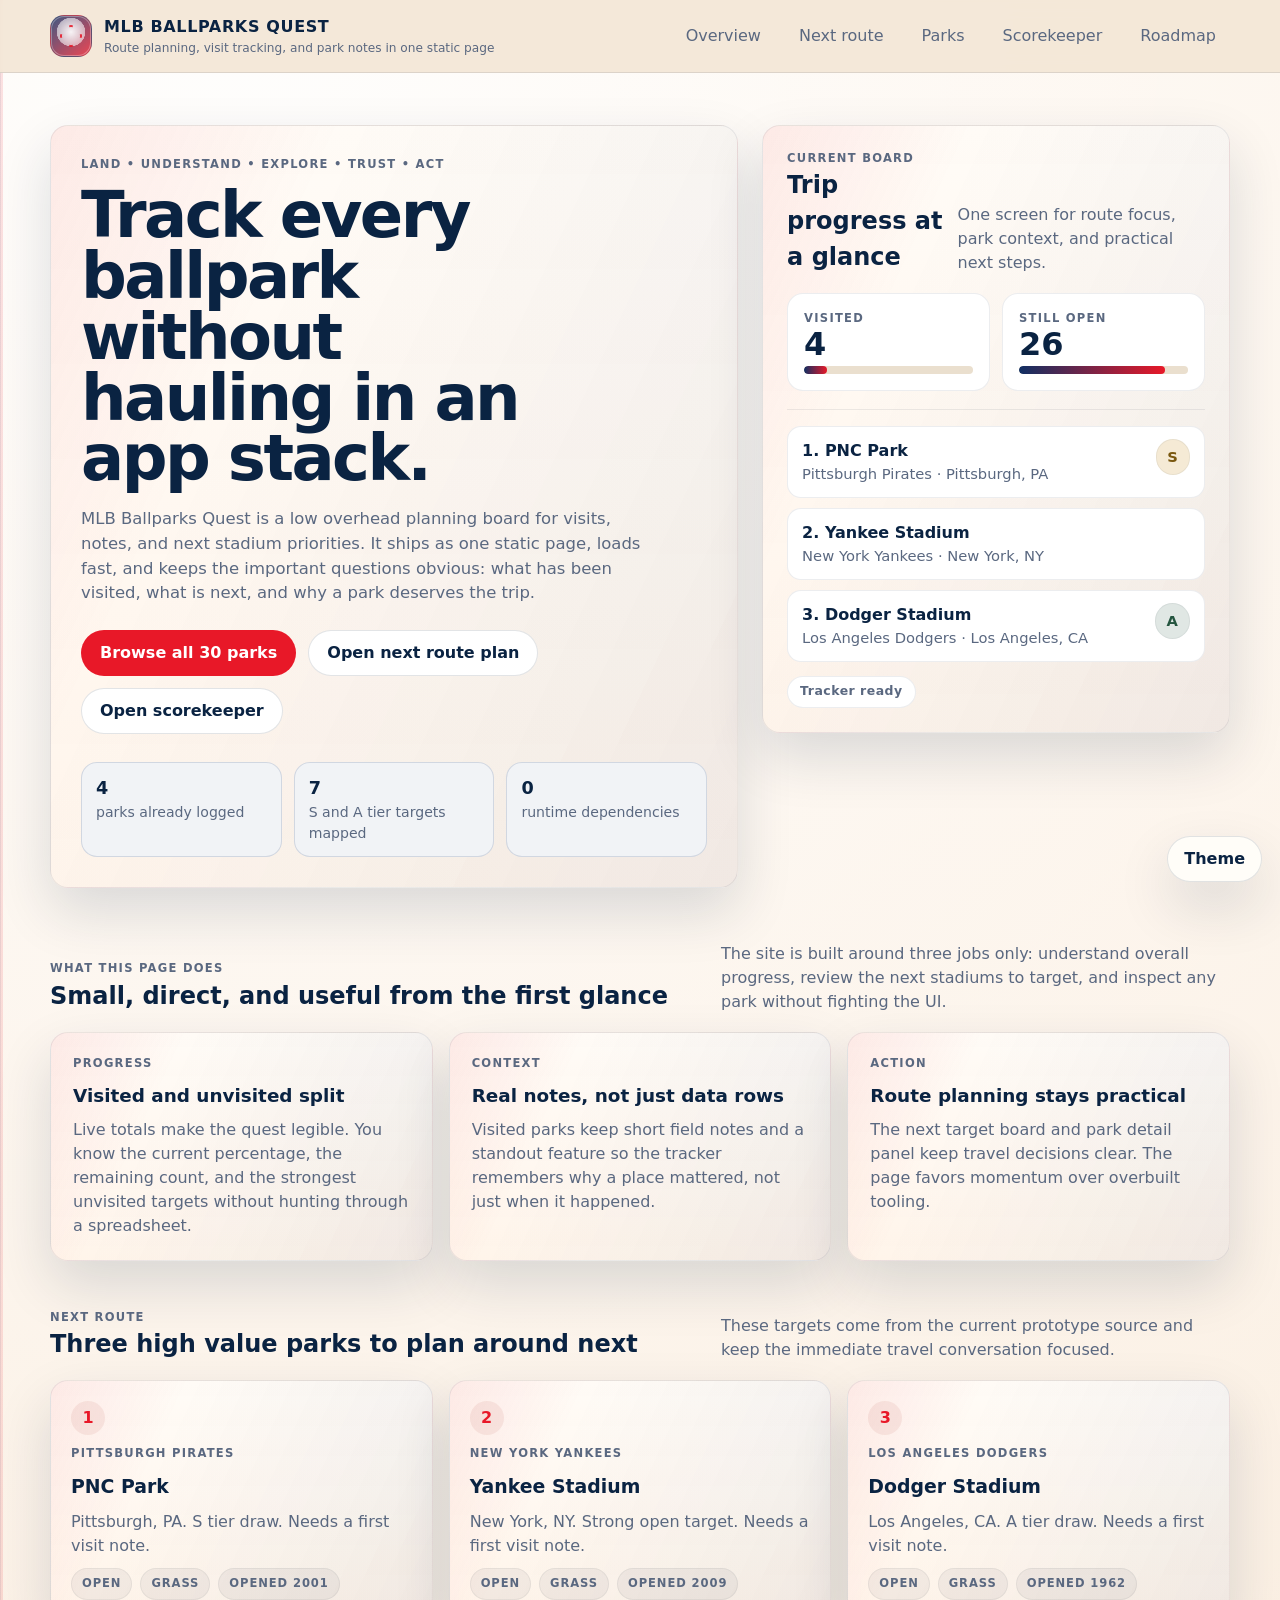
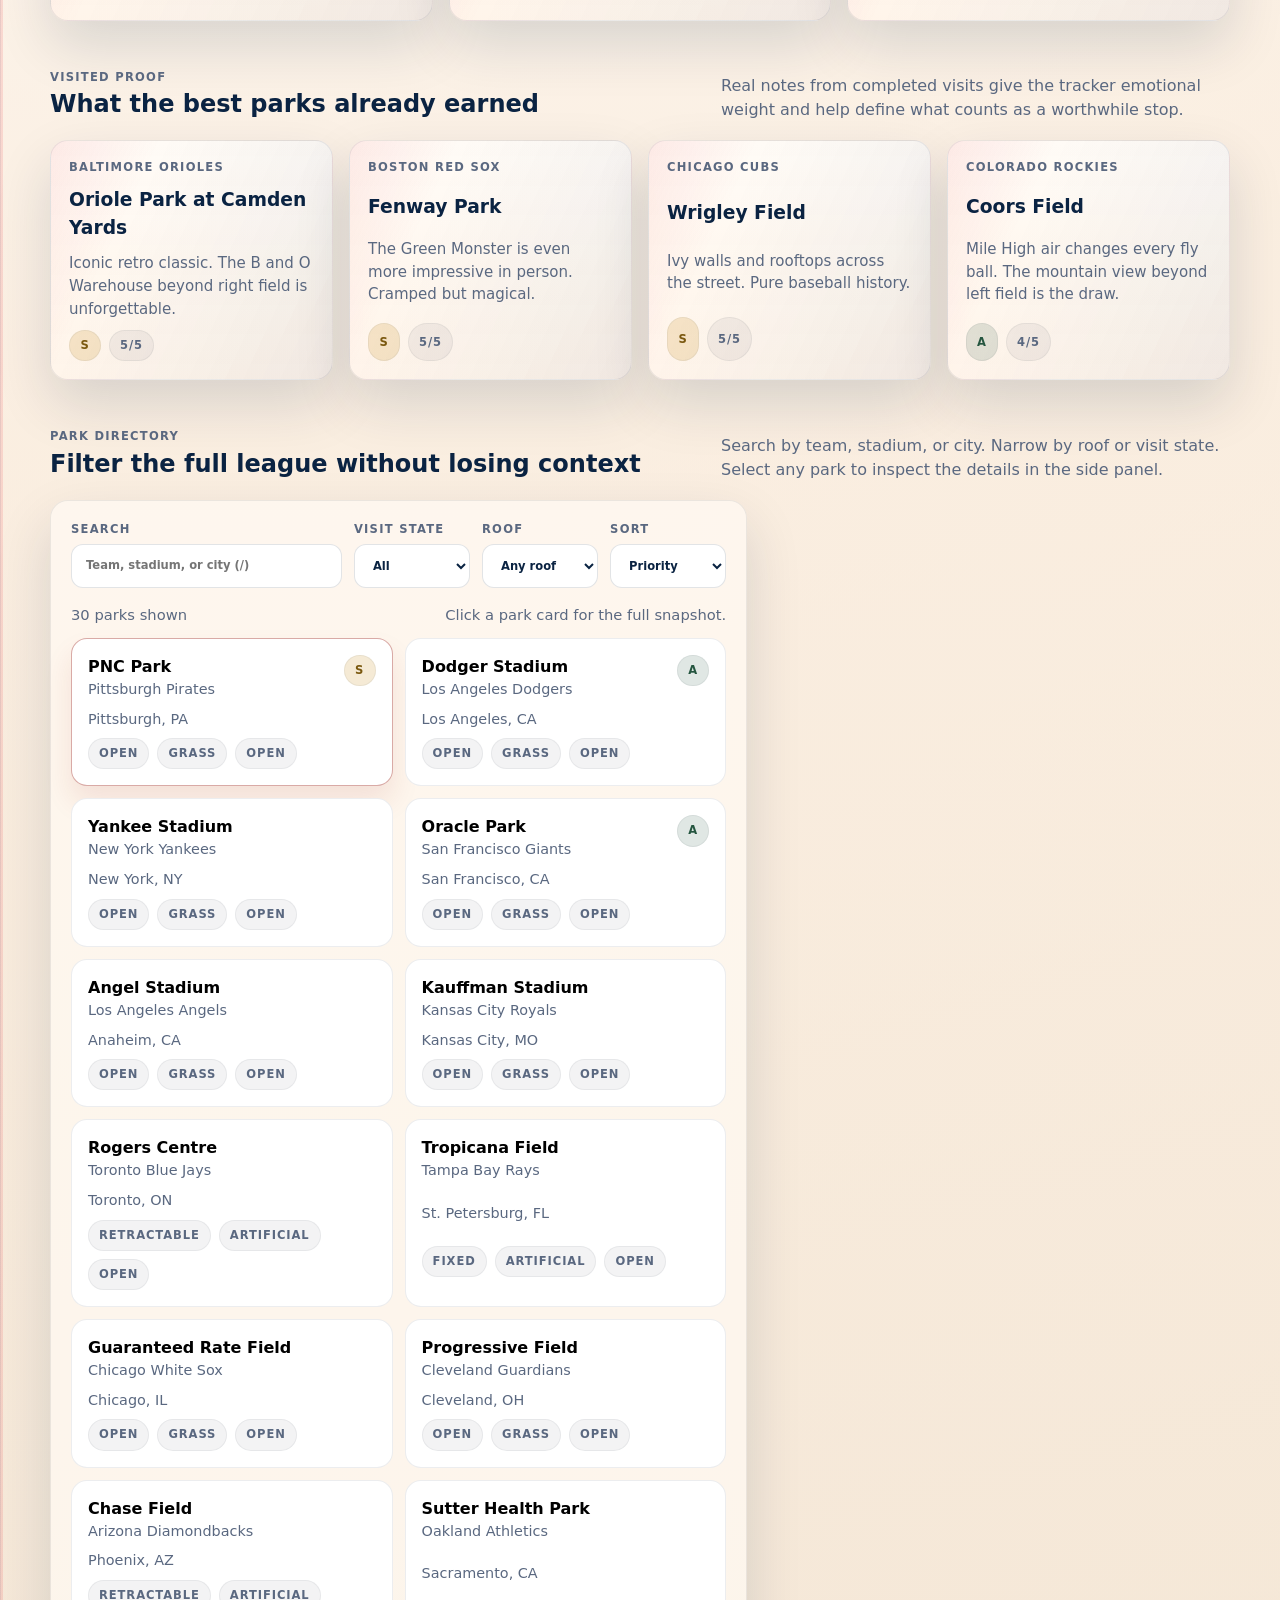
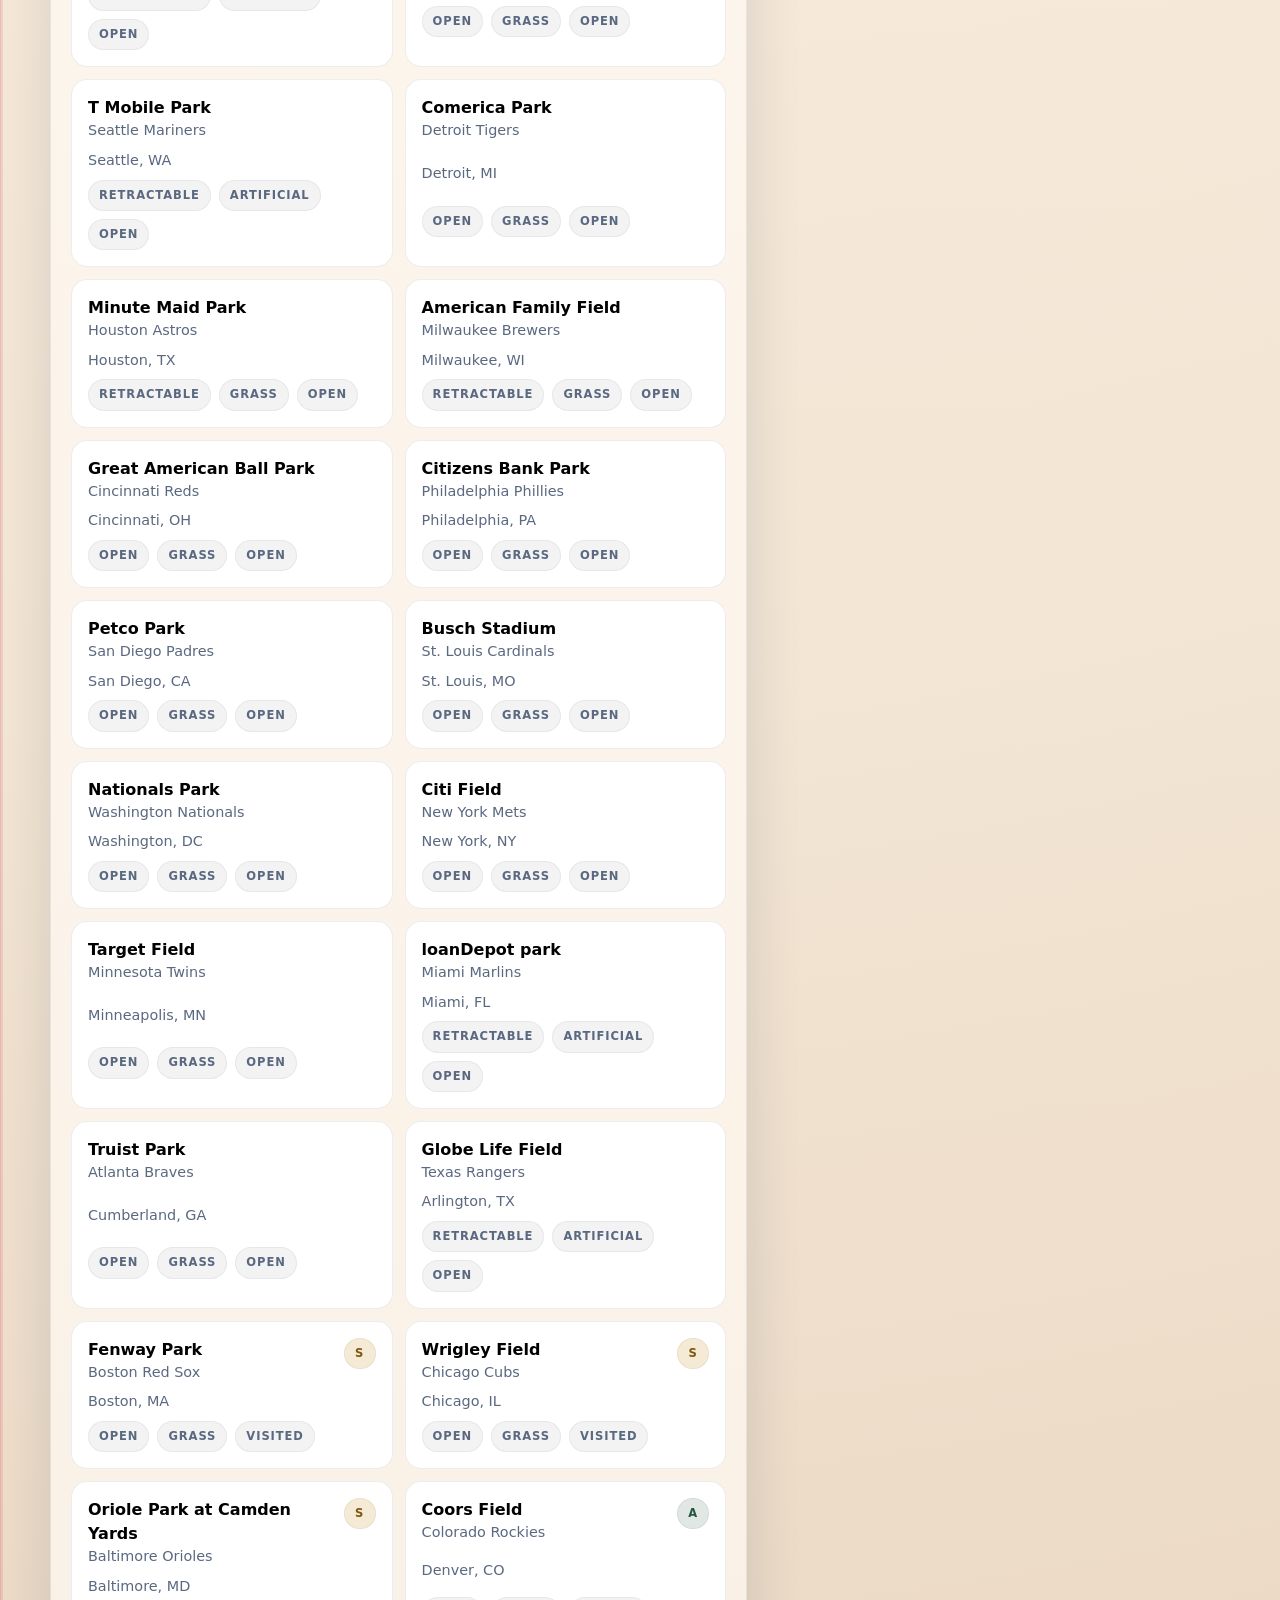
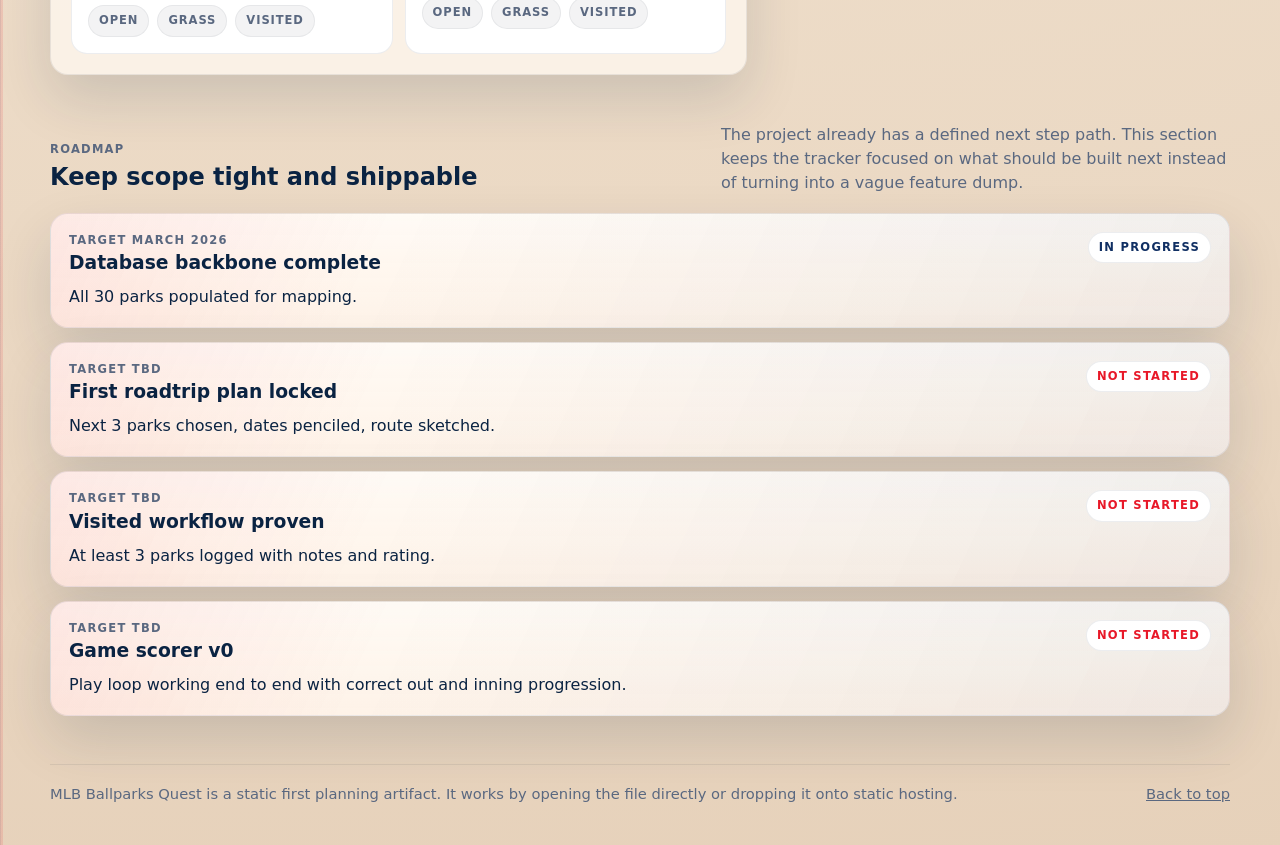
<file: archive/v0.7-root/index.html>
<!DOCTYPE html>
<html lang="en">
<head>
  <meta charset="utf-8">
  <meta name="viewport" content="width=device-width, initial-scale=1">
  <title>MLB Ballparks Quest</title>
  <meta name="description" content="A low overhead MLB park tracker for route planning, visit notes, and next stadium priorities.">
  <meta name="theme-color" content="#111111">
  <link rel="stylesheet" href="theme-tokens.css">
  <link rel="icon" href="data:image/svg+xml,%3Csvg xmlns='http://www.w3.org/2000/svg' viewBox='0 0 64 64'%3E%3Ccircle cx='32' cy='32' r='28' fill='%23f8f5ef'/%3E%3Cpath d='M18 20c5 3 9 8 11 14M46 20c-5 3-9 8-11 14M18 44c5-3 9-8 11-14M46 44c-5-3-9-8-11-14' stroke='%23ba3a2a' stroke-width='2.4' fill='none' stroke-linecap='round'/%3E%3C/svg%3E">
  <style>
    :root{
      --radius:18px;
      --maxw:1180px;
    }

    *{box-sizing:border-box}
    html{scroll-behavior:smooth}
    body{
      margin:0;
      font-family:ui-sans-serif,system-ui,-apple-system,BlinkMacSystemFont,"Segoe UI",sans-serif;
      color:var(--ink);
      background:var(--theme-stripes), var(--theme-wash);
      line-height:1.5;
    }

    img,svg{display:block;max-width:100%}
    a{color:inherit}
    button,input,select{font:inherit}

    .shell{width:min(100% - 28px,var(--maxw));margin:0 auto}
    .skip-link{
      position:absolute;left:16px;top:-48px;padding:10px 14px;border-radius:999px;
      background:var(--ink);color:#fff;text-decoration:none;z-index:20;
    }
    .skip-link:focus{top:16px}

    .site-header{
      position:sticky;top:0;z-index:10;
      background:color-mix(in srgb, var(--bg) 92%, transparent);
      border-bottom:1px solid color-mix(in srgb, var(--ink) 10%, transparent);
      backdrop-filter:blur(8px);
    }

    .topbar{
      display:flex;align-items:center;justify-content:space-between;gap:20px;
      padding:14px 0;
    }

    .brand{
      display:flex;align-items:center;gap:12px;text-decoration:none;
    }

    .brand-mark{
      width:42px;height:42px;border-radius:14px;border:1px solid rgba(20,36,51,.12);
      background:
        radial-gradient(circle at 50% 40%, rgba(255,255,255,.95), rgba(255,255,255,.65) 45%, rgba(255,255,255,.2) 46%),
        linear-gradient(140deg, var(--field), var(--accent));
      box-shadow:inset 0 0 0 1px rgba(255,255,255,.3);
      position:relative;
    }

    .brand-mark::before,
    .brand-mark::after{
      content:"";
      position:absolute;
      inset:9px;
      border-radius:50%;
      border:2px solid color-mix(in srgb, var(--accent) 88%, transparent);
      clip-path:inset(0 42% 0 42%);
    }

    .brand-mark::after{transform:rotate(90deg)}

    .brand-copy strong{
      display:block;
      font-size:1rem;
      letter-spacing:.04em;
      text-transform:uppercase;
    }

    .brand-copy span{
      display:block;
      font-size:.76rem;
      color:var(--muted);
    }

    .nav{
      display:flex;align-items:center;gap:10px;flex-wrap:wrap;
    }

    .nav a{
      text-decoration:none;
      padding:10px 14px;
      border-radius:999px;
      color:var(--muted);
      transition:background-color .14s ease,color .14s ease,transform .14s ease;
    }

    .nav a:hover,
    .nav a:focus-visible{
      background:#fff;
      color:var(--ink);
      transform:translateY(-1px);
    }

    .hero{
      padding:52px 0 30px;
    }

    .hero-grid{
      display:grid;
      grid-template-columns:minmax(0,1.25fr) minmax(320px,.85fr);
      gap:24px;
      align-items:start;
    }

    .hero-copy,
    .hero-panel,
    .section-card,
    .detail-panel,
    .route-card,
    .milestone,
    .highlight-card{
      background:linear-gradient(180deg, rgba(255,253,249,.98), rgba(255,250,243,.94));
      border:1px solid color-mix(in srgb, var(--ink) 8%, transparent);
      border-radius:var(--radius);
      box-shadow:var(--shadow);
    }

    .hero-copy,
    .hero-panel,
    .section-card,
    .detail-panel,
    .route-card,
    .milestone,
    .highlight-card{
      background:var(--theme-panel-overlay);
    }

    .hero-copy{padding:30px}

    .eyebrow,
    .section-kicker,
    .stat-label,
    .meta-label,
    .pill,
    .detail-meta span,
    .milestone-status,
    .filters label{
      font-size:.72rem;
      letter-spacing:.11em;
      text-transform:uppercase;
      color:var(--muted);
      font-weight:700;
    }

    h1,h2,h3,p{margin:0}
    h1{
      margin-top:12px;
      font-size:clamp(2.4rem,5vw,4.7rem);
      line-height:.95;
      letter-spacing:-.04em;
      max-width:10ch;
    }

    .hero-copy p{
      margin-top:18px;
      max-width:54ch;
      color:var(--muted);
      font-size:1.03rem;
    }

    .hero-actions{
      display:flex;gap:12px;flex-wrap:wrap;margin-top:24px;
    }

    .btn{
      display:inline-flex;align-items:center;justify-content:center;gap:10px;
      min-height:46px;padding:0 18px;border-radius:999px;border:1px solid transparent;
      text-decoration:none;cursor:pointer;font-weight:700;
      transition:transform .14s ease,background-color .14s ease,border-color .14s ease,color .14s ease;
    }

    .btn:hover,
    .btn:focus-visible{transform:translateY(-1px)}
    .btn-primary{background:var(--accent);color:#fff}
    .btn-primary:hover,
    .btn-primary:focus-visible{background:var(--accent-strong)}
    .btn-secondary{background:#fff;border-color:rgba(20,36,51,.12);color:var(--ink)}
    .btn-secondary:hover,
    .btn-secondary:focus-visible{border-color:rgba(20,36,51,.24)}

    .hero-notes{
      margin-top:28px;
      display:grid;
      grid-template-columns:repeat(3,minmax(0,1fr));
      gap:12px;
    }

    .hero-note{
      padding:12px 14px;border-radius:16px;
      background:color-mix(in srgb, var(--field) 6%, white);
      border:1px solid color-mix(in srgb, var(--field) 14%, transparent);
    }

    .hero-note strong{display:block;font-size:1.1rem}
    .hero-note span{display:block;color:var(--muted);font-size:.88rem}

    .hero-panel{padding:24px}

    .panel-header{
      display:flex;align-items:flex-end;justify-content:space-between;gap:14px;
      margin-bottom:18px;
    }

    .panel-header p{color:var(--muted);max-width:28ch}

    .scoreboard{
      display:grid;grid-template-columns:repeat(2,minmax(0,1fr));gap:12px;
      margin-bottom:18px;
    }

    .stat{
      padding:16px;border-radius:16px;background:#fff;border:1px solid rgba(20,36,51,.08);
    }

    .stat strong{display:block;font-size:2rem;line-height:1}

    .progress{
      margin-top:6px;height:8px;border-radius:999px;overflow:hidden;background:#eadfce;
    }
    .progress > span{display:block;height:100%;border-radius:999px;background:linear-gradient(90deg,var(--field),var(--accent))}

    .route-preview{
      margin-top:16px;padding-top:16px;border-top:1px solid rgba(20,36,51,.08);
      display:grid;gap:10px;
    }

    .route-row{
      display:flex;justify-content:space-between;gap:12px;align-items:flex-start;
      padding:12px 14px;border-radius:14px;background:#fff;border:1px solid rgba(20,36,51,.08);
    }
    .route-row strong{display:block}
    .route-row span{display:block;color:var(--muted);font-size:.92rem}

    main section{padding:24px 0}

    .section-head{
      display:flex;justify-content:space-between;align-items:end;gap:16px;
      margin-bottom:18px;
    }

    .section-head p{max-width:50ch;color:var(--muted)}

    .cards-3{
      display:grid;grid-template-columns:repeat(3,minmax(0,1fr));gap:16px;
    }

    .section-card{padding:22px}
    .section-card h3{margin:10px 0 8px;font-size:1.15rem}
    .section-card p{color:var(--muted)}

    .route-grid{
      display:grid;grid-template-columns:repeat(3,minmax(0,1fr));gap:16px;
    }

    .route-card{padding:20px;display:grid;gap:10px}
    .route-rank{
      width:34px;height:34px;border-radius:50%;display:grid;place-items:center;
      background:rgba(161,44,33,.08);color:var(--accent);font-weight:800;
    }
    .route-card h3{font-size:1.18rem}
    .route-card p{color:var(--muted)}

    .highlights{
      display:grid;grid-template-columns:repeat(4,minmax(0,1fr));gap:16px;
    }
    .highlight-card{padding:18px;display:grid;gap:10px}
    .highlight-card blockquote{
      margin:0;color:var(--muted);font-size:.94rem
    }

    .directory-layout{
      display:grid;grid-template-columns:minmax(0,1.2fr) minmax(300px,.8fr);gap:18px;
      align-items:start;
    }

    .directory-panel,
    .detail-panel{
      padding:20px;
    }

    .directory-panel{
      background:rgba(255,250,243,.72);
      border:1px solid rgba(20,36,51,.08);
      border-radius:var(--radius);
      box-shadow:var(--shadow);
    }

    .filters{
      display:grid;grid-template-columns:1.4fr repeat(3,minmax(0,.6fr));gap:12px;
      margin-bottom:16px;
    }

    .filters label{display:grid;gap:6px}

    .filters input,
    .filters select{
      width:100%;min-height:44px;padding:0 14px;border-radius:12px;border:1px solid rgba(20,36,51,.12);
      background:#fff;color:var(--ink);
    }

    .results-meta{
      display:flex;justify-content:space-between;gap:12px;align-items:center;
      margin-bottom:12px;color:var(--muted);font-size:.92rem;
    }

    .park-list{
      display:grid;grid-template-columns:repeat(2,minmax(0,1fr));gap:12px;
    }

    .park-card{
      text-align:left;padding:16px;border-radius:16px;border:1px solid rgba(20,36,51,.08);
      background:#fff;cursor:pointer;display:grid;gap:8px;
      transition:transform .14s ease,border-color .14s ease,box-shadow .14s ease;
    }

    .park-card:hover,
    .park-card:focus-visible{
      transform:translateY(-1px);
      border-color:rgba(20,36,51,.18);
      box-shadow:0 12px 24px rgba(20,36,51,.08);
    }

    .park-card.is-active{
      border-color:rgba(161,44,33,.4);
      box-shadow:0 16px 28px rgba(161,44,33,.1);
    }

    .park-top{
      display:flex;justify-content:space-between;gap:12px;align-items:flex-start;
    }

    .park-card strong{font-size:1rem}
    .park-card p{color:var(--muted);font-size:.9rem}

    .meta-row,
    .detail-meta{
      display:flex;flex-wrap:wrap;gap:8px;
    }

    .pill{
      display:inline-flex;align-items:center;gap:6px;
      padding:6px 10px;border-radius:999px;background:rgba(20,36,51,.05);
      border:1px solid rgba(20,36,51,.06);
      letter-spacing:.08em;
    }

    .tier{
      min-width:32px;justify-content:center;font-weight:800;
    }
    .tier-pill[data-tier="S"]{color:var(--tier-s-ink);background:var(--tier-s-bg)}
    .tier-pill[data-tier="A"]{color:var(--tier-a-ink);background:var(--tier-a-bg)}
    .tier-pill[data-tier="B"]{color:var(--tier-b-ink);background:var(--tier-b-bg)}
    .tier-pill[data-tier="C"]{color:var(--tier-c-ink);background:var(--tier-c-bg)}

    .status-chip{
      display:inline-flex;align-items:center;gap:6px;
      min-height:32px;padding:0 12px;border-radius:999px;
      border:1px solid rgba(20,36,51,.08);
      background:#fff;color:var(--muted);
      font-size:.78rem;font-weight:700;letter-spacing:.04em;
    }
    .status-chip.is-success{
      border-color:color-mix(in srgb, var(--field) 24%, transparent);
      color:var(--field);
    }
    .status-chip.is-error{
      border-color:color-mix(in srgb, var(--danger) 28%, transparent);
      color:var(--danger);
    }
    .panel-status-row{
      margin-top:14px;
      display:flex;justify-content:flex-start;
    }

    .detail-panel{
      position:sticky;top:90px;
      display:grid;gap:16px;
    }

    .detail-header h3{font-size:1.5rem;line-height:1.05}
    .detail-header p{margin-top:8px;color:var(--muted)}
    .detail-copy{color:var(--muted)}
    .detail-actions{display:flex;flex-wrap:wrap;gap:10px}

    .detail-grid{
      display:grid;grid-template-columns:repeat(2,minmax(0,1fr));gap:12px;
    }

    .detail-metric{
      padding:14px;border-radius:14px;background:#fff;border:1px solid rgba(20,36,51,.08);
    }
    .detail-metric strong{display:block;font-size:1.2rem}

    .milestones{
      display:grid;gap:14px;
    }
    .milestone{
      padding:18px;display:grid;gap:8px;
    }
    .milestone-header{
      display:flex;justify-content:space-between;gap:12px;align-items:start;
    }

    .milestone-status{
      padding:6px 10px;border-radius:999px;border:1px solid rgba(20,36,51,.08);background:#fff;
    }
    .milestone-status[data-state="in-progress"]{color:var(--field)}
    .milestone-status[data-state="not-started"]{color:var(--accent)}

    .toast{
      position:fixed;left:50%;bottom:24px;transform:translateX(-50%);
      width:min(calc(100% - 28px), 520px);
      display:flex;justify-content:space-between;align-items:center;gap:14px;
      padding:14px 16px;border-radius:16px;background:var(--panel-strong);
      border:1px solid color-mix(in srgb, var(--ink) 10%, transparent);
      box-shadow:var(--shadow);z-index:300;
    }
    .toast.is-success{border-color:color-mix(in srgb, var(--field) 24%, transparent)}
    .toast.is-error{border-color:color-mix(in srgb, var(--danger) 28%, transparent)}
    .toast-copy{color:var(--ink);font-size:.94rem}
    .toast-actions{display:flex;align-items:center;gap:10px}
    .toast-action,
    .toast-close{
      min-height:34px;padding:0 12px;border-radius:999px;border:1px solid rgba(20,36,51,.08);
      background:#fff;color:var(--ink);cursor:pointer;font:inherit;font-weight:700;
    }

    .footer{
      padding:24px 0 40px;color:var(--muted);font-size:.92rem;
    }

    .footer-bar{
      border-top:1px solid rgba(20,36,51,.08);
      padding-top:18px;
      display:flex;justify-content:space-between;gap:16px;flex-wrap:wrap;
    }

    :focus-visible{
      outline:3px solid color-mix(in srgb, var(--accent) 72%, white 8%);
      outline-offset:3px;
    }

    @media (max-width: 980px){
      .hero-grid,
      .directory-layout,
      .route-grid,
      .cards-3,
      .highlights{grid-template-columns:1fr}
      .filters{grid-template-columns:1fr 1fr}
      .park-list{grid-template-columns:1fr}
      .detail-panel{position:static}
      .hero-notes,
      .scoreboard{grid-template-columns:repeat(2,minmax(0,1fr))}
    }

    @media (max-width: 700px){
      .topbar{align-items:flex-start;flex-direction:column}
      .nav{width:100%}
      .nav a{padding:8px 10px}
      .hero{padding-top:34px}
      .hero-copy,
      .hero-panel,
      .directory-panel,
      .detail-panel{padding:18px}
      .hero-notes,
      .scoreboard,
      .detail-grid{grid-template-columns:1fr}
      .filters{grid-template-columns:1fr}
      h1{max-width:12ch}
      .section-head{align-items:start;flex-direction:column}
    }

    @media (prefers-reduced-motion: reduce){
      html{scroll-behavior:auto}
      *,
      *::before,
      *::after{transition:none !important}
    }
  </style>
</head>
<body>
  <a class="skip-link" href="#main">Skip to content</a>
  <header class="site-header">
    <div class="shell topbar">
      <a class="brand" href="#top">
        <span class="brand-mark" aria-hidden="true"></span>
        <span class="brand-copy">
          <strong>MLB Ballparks Quest</strong>
          <span>Route planning, visit tracking, and park notes in one static page</span>
        </span>
      </a>
      <nav class="nav" aria-label="Primary">
        <a href="#overview">Overview</a>
        <a href="#route">Next route</a>
        <a href="#parks">Parks</a>
        <a href="scorekeeper.html">Scorekeeper</a>
        <a href="#roadmap">Roadmap</a>
      </nav>
    </div>
  </header>

  <main id="main">
    <section class="hero" id="top">
      <div class="shell hero-grid">
        <div class="hero-copy">
          <div class="eyebrow">Land • understand • explore • trust • act</div>
          <h1>Track every ballpark without hauling in an app stack.</h1>
          <p>MLB Ballparks Quest is a low overhead planning board for visits, notes, and next stadium priorities. It ships as one static page, loads fast, and keeps the important questions obvious: what has been visited, what is next, and why a park deserves the trip.</p>
          <div class="hero-actions">
            <a class="btn btn-primary" href="#parks">Browse all 30 parks</a>
            <a class="btn btn-secondary" href="#route">Open next route plan</a>
            <a class="btn btn-secondary" href="scorekeeper.html" id="heroScorekeeperLink">Open scorekeeper</a>
          </div>
          <div class="hero-notes" aria-label="Quick proof">
            <div class="hero-note">
              <strong id="visitedHeroCount">4</strong>
              <span>parks already logged</span>
            </div>
            <div class="hero-note">
              <strong id="tierHeroCount">6</strong>
              <span>S and A tier targets mapped</span>
            </div>
            <div class="hero-note">
              <strong>0</strong>
              <span>runtime dependencies</span>
            </div>
          </div>
        </div>

        <aside class="hero-panel" aria-labelledby="heroPanelTitle">
          <div class="panel-header">
            <div>
              <div class="section-kicker">Current board</div>
              <h2 id="heroPanelTitle">Trip progress at a glance</h2>
            </div>
            <p>One screen for route focus, park context, and practical next steps.</p>
          </div>
          <div class="scoreboard">
            <div class="stat">
              <div class="stat-label">Visited</div>
              <strong id="visitedCount">4</strong>
              <div class="progress" aria-hidden="true"><span id="visitedProgress" style="width:13.3%"></span></div>
            </div>
            <div class="stat">
              <div class="stat-label">Still open</div>
              <strong id="remainingCount">26</strong>
              <div class="progress" aria-hidden="true"><span id="remainingProgress" style="width:86.7%"></span></div>
            </div>
          </div>
          <div class="route-preview" id="routePreview" aria-label="Next route targets"></div>
          <div class="panel-status-row">
            <span class="status-chip" id="trackerStatusChip" aria-live="polite">Tracker ready</span>
          </div>
        </aside>
      </div>
    </section>

    <section id="overview">
      <div class="shell">
        <div class="section-head">
          <div>
            <div class="section-kicker">What this page does</div>
            <h2>Small, direct, and useful from the first glance</h2>
          </div>
          <p>The site is built around three jobs only: understand overall progress, review the next stadiums to target, and inspect any park without fighting the UI.</p>
        </div>
        <div class="cards-3">
          <article class="section-card">
            <div class="section-kicker">Progress</div>
            <h3>Visited and unvisited split</h3>
            <p>Live totals make the quest legible. You know the current percentage, the remaining count, and the strongest unvisited targets without hunting through a spreadsheet.</p>
          </article>
          <article class="section-card">
            <div class="section-kicker">Context</div>
            <h3>Real notes, not just data rows</h3>
            <p>Visited parks keep short field notes and a standout feature so the tracker remembers why a place mattered, not just when it happened.</p>
          </article>
          <article class="section-card">
            <div class="section-kicker">Action</div>
            <h3>Route planning stays practical</h3>
            <p>The next target board and park detail panel keep travel decisions clear. The page favors momentum over overbuilt tooling.</p>
          </article>
        </div>
      </div>
    </section>

    <section id="route">
      <div class="shell">
        <div class="section-head">
          <div>
            <div class="section-kicker">Next route</div>
            <h2>Three high value parks to plan around next</h2>
          </div>
          <p>These targets come from the current prototype source and keep the immediate travel conversation focused.</p>
        </div>
        <div class="route-grid" id="routeGrid"></div>
      </div>
    </section>

    <section id="highlights">
      <div class="shell">
        <div class="section-head">
          <div>
            <div class="section-kicker">Visited proof</div>
            <h2>What the best parks already earned</h2>
          </div>
          <p>Real notes from completed visits give the tracker emotional weight and help define what counts as a worthwhile stop.</p>
        </div>
        <div class="highlights" id="highlightGrid"></div>
      </div>
    </section>

    <section id="parks">
      <div class="shell">
        <div class="section-head">
          <div>
            <div class="section-kicker">Park directory</div>
            <h2>Filter the full league without losing context</h2>
          </div>
          <p>Search by team, stadium, or city. Narrow by roof or visit state. Select any park to inspect the details in the side panel.</p>
        </div>
        <div class="directory-layout">
          <div class="directory-panel">
            <form class="filters" id="filterForm">
              <label>
                Search
                <input id="searchInput" name="search" type="search" placeholder="Team, stadium, or city (/)">
              </label>
              <label>
                Visit state
                <select id="visitFilter" name="visit">
                  <option value="all">All</option>
                  <option value="visited">Visited</option>
                  <option value="open">Not visited</option>
                </select>
              </label>
              <label>
                Roof
                <select id="roofFilter" name="roof">
                  <option value="all">Any roof</option>
                  <option value="Open">Open</option>
                  <option value="Retractable">Retractable</option>
                  <option value="Fixed">Fixed</option>
                </select>
              </label>
              <label>
                Sort
                <select id="sortSelect" name="sort">
                  <option value="priority">Priority</option>
                  <option value="opened">Oldest first</option>
                  <option value="capacity">Largest first</option>
                  <option value="alpha">Alphabetical</option>
                </select>
              </label>
            </form>
            <div class="results-meta">
              <div id="resultsCount" aria-live="polite">30 parks</div>
              <div>Click a park card for the full snapshot.</div>
            </div>
            <div class="park-list" id="parkList"></div>
          </div>

          <aside class="detail-panel" id="detailPanel" aria-live="polite">
            <div class="detail-header">
              <div class="section-kicker">Selected park</div>
              <h3 id="detailTitle">PNC Park</h3>
              <p id="detailSubtitle">Pittsburgh Pirates · Pittsburgh, PA</p>
            </div>
            <div class="detail-meta" id="detailMeta"></div>
            <div class="detail-grid" id="detailMetrics"></div>
            <p class="detail-copy" id="detailCopy">A high priority target with elite skyline views and one of the clearest cases for the next trip board.</p>
            <div class="detail-actions">
              <a class="btn btn-primary" href="scorekeeper.html" id="detailScorekeeperLink">Open scorekeeper with this park</a>
            </div>
          </aside>
        </div>
      </div>
    </section>

    <section id="roadmap">
      <div class="shell">
        <div class="section-head">
          <div>
            <div class="section-kicker">Roadmap</div>
            <h2>Keep scope tight and shippable</h2>
          </div>
          <p>The project already has a defined next step path. This section keeps the tracker focused on what should be built next instead of turning into a vague feature dump.</p>
        </div>
        <div class="milestones" id="milestoneList"></div>
      </div>
    </section>
  </main>

  <footer class="footer">
    <div class="shell footer-bar">
      <div>MLB Ballparks Quest is a static first planning artifact. It works by opening the file directly or dropping it onto static hosting.</div>
      <div><a href="#top">Back to top</a></div>
    </div>
  </footer>
  <script src="theme-switcher.js" defer></script>
  <script src="theme-switcher-ui.js" defer></script>

  <noscript>
    <div style="padding:14px 18px;background:#fff4dd;border-top:1px solid #e2c78d;color:#5a4421;text-align:center">
      JavaScript is off. The hero, route summary, and roadmap still explain the project, but the interactive park directory needs JavaScript to filter and switch details.
    </div>
  </noscript>

  <script>
    const PARKS = [
      { id: 1, team: "Arizona Diamondbacks", stadium: "Chase Field", city: "Phoenix, AZ", capacity: 48519, roof: "Retractable", surface: "Artificial", opened: 1998, tier: null, visited: false, visitDate: null, rating: null, notes: "", bestFeature: "" },
      { id: 2, team: "Atlanta Braves", stadium: "Truist Park", city: "Cumberland, GA", capacity: 41084, roof: "Open", surface: "Grass", opened: 2017, tier: null, visited: false, visitDate: null, rating: null, notes: "", bestFeature: "" },
      { id: 3, team: "Baltimore Orioles", stadium: "Oriole Park at Camden Yards", city: "Baltimore, MD", capacity: 44970, roof: "Open", surface: "Grass", opened: 1992, tier: "S", visited: true, visitDate: "2023-07-15", rating: 5, notes: "Iconic retro classic. The B and O Warehouse beyond right field is unforgettable.", bestFeature: "B and O Warehouse backdrop" },
      { id: 4, team: "Boston Red Sox", stadium: "Fenway Park", city: "Boston, MA", capacity: 37755, roof: "Open", surface: "Grass", opened: 1912, tier: "S", visited: true, visitDate: "2022-08-20", rating: 5, notes: "The Green Monster is even more impressive in person. Cramped but magical.", bestFeature: "Green Monster" },
      { id: 5, team: "Chicago Cubs", stadium: "Wrigley Field", city: "Chicago, IL", capacity: 41649, roof: "Open", surface: "Grass", opened: 1914, tier: "S", visited: true, visitDate: "2023-05-12", rating: 5, notes: "Ivy walls and rooftops across the street. Pure baseball history.", bestFeature: "Ivy covered outfield walls" },
      { id: 6, team: "Chicago White Sox", stadium: "Guaranteed Rate Field", city: "Chicago, IL", capacity: 40615, roof: "Open", surface: "Grass", opened: 1991, tier: null, visited: false, visitDate: null, rating: null, notes: "", bestFeature: "" },
      { id: 7, team: "Cincinnati Reds", stadium: "Great American Ball Park", city: "Cincinnati, OH", capacity: 42319, roof: "Open", surface: "Grass", opened: 2003, tier: null, visited: false, visitDate: null, rating: null, notes: "", bestFeature: "" },
      { id: 8, team: "Cleveland Guardians", stadium: "Progressive Field", city: "Cleveland, OH", capacity: 34830, roof: "Open", surface: "Grass", opened: 1994, tier: null, visited: false, visitDate: null, rating: null, notes: "", bestFeature: "" },
      { id: 9, team: "Colorado Rockies", stadium: "Coors Field", city: "Denver, CO", capacity: 50144, roof: "Open", surface: "Grass", opened: 1995, tier: "A", visited: true, visitDate: "2023-09-03", rating: 4, notes: "Mile High air changes every fly ball. The mountain view beyond left field is the draw.", bestFeature: "Mountain views" },
      { id: 10, team: "Detroit Tigers", stadium: "Comerica Park", city: "Detroit, MI", capacity: 41083, roof: "Open", surface: "Grass", opened: 2000, tier: null, visited: false, visitDate: null, rating: null, notes: "", bestFeature: "" },
      { id: 11, team: "Houston Astros", stadium: "Minute Maid Park", city: "Houston, TX", capacity: 41168, roof: "Retractable", surface: "Grass", opened: 2000, tier: null, visited: false, visitDate: null, rating: null, notes: "", bestFeature: "" },
      { id: 12, team: "Kansas City Royals", stadium: "Kauffman Stadium", city: "Kansas City, MO", capacity: 37903, roof: "Open", surface: "Grass", opened: 1973, tier: null, visited: false, visitDate: null, rating: null, notes: "", bestFeature: "" },
      { id: 13, team: "Los Angeles Angels", stadium: "Angel Stadium", city: "Anaheim, CA", capacity: 45517, roof: "Open", surface: "Grass", opened: 1966, tier: null, visited: false, visitDate: null, rating: null, notes: "", bestFeature: "" },
      { id: 14, team: "Los Angeles Dodgers", stadium: "Dodger Stadium", city: "Los Angeles, CA", capacity: 56000, roof: "Open", surface: "Grass", opened: 1962, tier: "A", visited: false, visitDate: null, rating: null, notes: "", bestFeature: "" },
      { id: 15, team: "Miami Marlins", stadium: "loanDepot park", city: "Miami, FL", capacity: 36742, roof: "Retractable", surface: "Artificial", opened: 2012, tier: null, visited: false, visitDate: null, rating: null, notes: "", bestFeature: "" },
      { id: 16, team: "Milwaukee Brewers", stadium: "American Family Field", city: "Milwaukee, WI", capacity: 41900, roof: "Retractable", surface: "Grass", opened: 2001, tier: null, visited: false, visitDate: null, rating: null, notes: "", bestFeature: "" },
      { id: 17, team: "Minnesota Twins", stadium: "Target Field", city: "Minneapolis, MN", capacity: 38544, roof: "Open", surface: "Grass", opened: 2010, tier: null, visited: false, visitDate: null, rating: null, notes: "", bestFeature: "" },
      { id: 18, team: "New York Mets", stadium: "Citi Field", city: "New York, NY", capacity: 41922, roof: "Open", surface: "Grass", opened: 2009, tier: null, visited: false, visitDate: null, rating: null, notes: "", bestFeature: "" },
      { id: 19, team: "New York Yankees", stadium: "Yankee Stadium", city: "New York, NY", capacity: 54251, roof: "Open", surface: "Grass", opened: 2009, tier: null, visited: false, visitDate: null, rating: null, notes: "", bestFeature: "" },
      { id: 20, team: "Oakland Athletics", stadium: "Sutter Health Park", city: "Sacramento, CA", capacity: 14014, roof: "Open", surface: "Grass", opened: 1999, tier: null, visited: false, visitDate: null, rating: null, notes: "", bestFeature: "" },
      { id: 21, team: "Philadelphia Phillies", stadium: "Citizens Bank Park", city: "Philadelphia, PA", capacity: 42792, roof: "Open", surface: "Grass", opened: 2004, tier: null, visited: false, visitDate: null, rating: null, notes: "", bestFeature: "" },
      { id: 22, team: "Pittsburgh Pirates", stadium: "PNC Park", city: "Pittsburgh, PA", capacity: 38747, roof: "Open", surface: "Grass", opened: 2001, tier: "S", visited: false, visitDate: null, rating: null, notes: "", bestFeature: "" },
      { id: 23, team: "San Diego Padres", stadium: "Petco Park", city: "San Diego, CA", capacity: 40162, roof: "Open", surface: "Grass", opened: 2004, tier: null, visited: false, visitDate: null, rating: null, notes: "", bestFeature: "" },
      { id: 24, team: "San Francisco Giants", stadium: "Oracle Park", city: "San Francisco, CA", capacity: 41915, roof: "Open", surface: "Grass", opened: 2000, tier: "A", visited: false, visitDate: null, rating: null, notes: "", bestFeature: "" },
      { id: 25, team: "Seattle Mariners", stadium: "T Mobile Park", city: "Seattle, WA", capacity: 47929, roof: "Retractable", surface: "Artificial", opened: 1999, tier: null, visited: false, visitDate: null, rating: null, notes: "", bestFeature: "" },
      { id: 26, team: "St. Louis Cardinals", stadium: "Busch Stadium", city: "St. Louis, MO", capacity: 44494, roof: "Open", surface: "Grass", opened: 2006, tier: null, visited: false, visitDate: null, rating: null, notes: "", bestFeature: "" },
      { id: 27, team: "Tampa Bay Rays", stadium: "Tropicana Field", city: "St. Petersburg, FL", capacity: 25000, roof: "Fixed", surface: "Artificial", opened: 1990, tier: null, visited: false, visitDate: null, rating: null, notes: "", bestFeature: "" },
      { id: 28, team: "Texas Rangers", stadium: "Globe Life Field", city: "Arlington, TX", capacity: 40518, roof: "Retractable", surface: "Artificial", opened: 2020, tier: null, visited: false, visitDate: null, rating: null, notes: "", bestFeature: "" },
      { id: 29, team: "Toronto Blue Jays", stadium: "Rogers Centre", city: "Toronto, ON", capacity: 49282, roof: "Retractable", surface: "Artificial", opened: 1989, tier: null, visited: false, visitDate: null, rating: null, notes: "", bestFeature: "" },
      { id: 30, team: "Washington Nationals", stadium: "Nationals Park", city: "Washington, DC", capacity: 41313, roof: "Open", surface: "Grass", opened: 2008, tier: null, visited: false, visitDate: null, rating: null, notes: "", bestFeature: "" }
    ];

    const NEXT_TARGETS = [22, 19, 14];
    const SCOREKEEPER_IMPORT_KEY = "mlb_ballparks_scorekeeper_import_v1";

    const MILESTONES = [
      { title: "Database backbone complete", done: "All 30 parks populated for mapping.", target: "March 2026", status: "in-progress" },
      { title: "First roadtrip plan locked", done: "Next 3 parks chosen, dates penciled, route sketched.", target: "TBD", status: "not-started" },
      { title: "Visited workflow proven", done: "At least 3 parks logged with notes and rating.", target: "TBD", status: "not-started" },
      { title: "Game scorer v0", done: "Play loop working end to end with correct out and inning progression.", target: "TBD", status: "not-started" }
    ];

    const state = {
      search: "",
      visit: "all",
      roof: "all",
      sort: "priority",
      activeParkId: NEXT_TARGETS[0]
    };

    const els = {
      routePreview: document.getElementById("routePreview"),
      routeGrid: document.getElementById("routeGrid"),
      highlightGrid: document.getElementById("highlightGrid"),
      parkList: document.getElementById("parkList"),
      resultsCount: document.getElementById("resultsCount"),
      detailTitle: document.getElementById("detailTitle"),
      detailSubtitle: document.getElementById("detailSubtitle"),
      detailMeta: document.getElementById("detailMeta"),
      detailMetrics: document.getElementById("detailMetrics"),
      detailCopy: document.getElementById("detailCopy"),
      heroScorekeeperLink: document.getElementById("heroScorekeeperLink"),
      detailScorekeeperLink: document.getElementById("detailScorekeeperLink"),
      milestoneList: document.getElementById("milestoneList"),
      visitedCount: document.getElementById("visitedCount"),
      remainingCount: document.getElementById("remainingCount"),
      visitedHeroCount: document.getElementById("visitedHeroCount"),
      tierHeroCount: document.getElementById("tierHeroCount"),
      visitedProgress: document.getElementById("visitedProgress"),
      remainingProgress: document.getElementById("remainingProgress"),
      searchInput: document.getElementById("searchInput"),
      visitFilter: document.getElementById("visitFilter"),
      roofFilter: document.getElementById("roofFilter"),
      sortSelect: document.getElementById("sortSelect"),
      trackerStatusChip: document.getElementById("trackerStatusChip")
    };

    let activeToast = null;
    let activeToastTimer = null;
    let trackerStatusTimer = null;

    function clearToast() {
      if (activeToastTimer) {
        clearTimeout(activeToastTimer);
        activeToastTimer = null;
      }
      if (!activeToast) return;
      activeToast.remove();
      activeToast = null;
    }

    function showToast(message, tone = "info", duration = 3200) {
      clearToast();
      const toast = document.createElement("section");
      toast.className = `toast is-${tone}`;
      toast.setAttribute("role", tone === "error" ? "alert" : "status");
      toast.setAttribute("aria-live", "polite");
      toast.innerHTML = `
        <div class="toast-copy">${escapeHtml(message)}</div>
        <div class="toast-actions">
          <button class="toast-close" type="button" aria-label="Dismiss notification">Dismiss</button>
        </div>
      `;
      toast.querySelector(".toast-close").addEventListener("click", clearToast);
      document.body.appendChild(toast);
      activeToast = toast;
      if (duration > 0) {
        activeToastTimer = setTimeout(clearToast, duration);
      }
    }

    function setTrackerStatus(message, tone = "info", duration = 2200) {
      if (!els.trackerStatusChip) return;
      els.trackerStatusChip.textContent = message;
      els.trackerStatusChip.className = `status-chip${tone === "success" ? " is-success" : tone === "error" ? " is-error" : ""}`;
      if (trackerStatusTimer) clearTimeout(trackerStatusTimer);
      if (duration > 0) {
        trackerStatusTimer = setTimeout(() => {
          els.trackerStatusChip.textContent = "Tracker ready";
          els.trackerStatusChip.className = "status-chip";
        }, duration);
      }
    }

    function priorityScore(park) {
      let score = park.visited ? -100 : 0;
      if (park.tier === "S") score += 30;
      if (park.tier === "A") score += 20;
      if (NEXT_TARGETS.includes(park.id)) score += 40;
      score += Math.max(0, 2026 - park.opened) * 0.05;
      return score;
    }

    function escapeHtml(value) {
      return String(value || "")
        .replace(/&/g, "&amp;")
        .replace(/</g, "&lt;")
        .replace(/>/g, "&gt;")
        .replace(/"/g, "&quot;")
        .replace(/'/g, "&#39;");
    }

    function formatNumber(value) {
      return new Intl.NumberFormat("en-US").format(value);
    }

    function writeScorekeeperImport(park) {
      if (!park) return;
      const payload = {
        exportedAt: new Date().toISOString(),
        venue: {
          id: park.id,
          team: park.team,
          stadium: park.stadium,
          city: park.city,
          roof: park.roof,
          surface: park.surface,
          tier: park.tier || "",
          bestFeature: park.bestFeature || ""
        }
      };
      try {
        localStorage.setItem(SCOREKEEPER_IMPORT_KEY, JSON.stringify(payload));
        setTrackerStatus("Handoff ready", "success");
      } catch (error) {
        console.error("Failed to write scorekeeper import payload", error);
        setTrackerStatus("Save failed", "error", 8000);
        showToast("Could not prepare scorekeeper handoff", "error", 6000);
      }
    }

    function getTierPill(park) {
      if (!park.tier) return "";
      return `<span class="pill tier tier-pill" data-tier="${escapeHtml(park.tier)}">${escapeHtml(park.tier)}</span>`;
    }

    function getFilteredParks() {
      const query = state.search.trim().toLowerCase();
      const filtered = PARKS.filter((park) => {
        if (state.visit === "visited" && !park.visited) return false;
        if (state.visit === "open" && park.visited) return false;
        if (state.roof !== "all" && park.roof !== state.roof) return false;
        if (!query) return true;
        return [park.team, park.stadium, park.city].some((value) => value.toLowerCase().includes(query));
      });

      filtered.sort((a, b) => {
        if (state.sort === "opened") return a.opened - b.opened;
        if (state.sort === "capacity") return b.capacity - a.capacity;
        if (state.sort === "alpha") return a.team.localeCompare(b.team);
        return priorityScore(b) - priorityScore(a);
      });
      return filtered;
    }

    function renderTopStats() {
      const visited = PARKS.filter((park) => park.visited).length;
      const total = PARKS.length;
      const remaining = total - visited;
      const tierTargets = PARKS.filter((park) => park.tier === "S" || park.tier === "A").length;
      const visitedPct = (visited / total) * 100;

      els.visitedCount.textContent = String(visited);
      els.remainingCount.textContent = String(remaining);
      els.visitedHeroCount.textContent = String(visited);
      els.tierHeroCount.textContent = String(tierTargets);
      els.visitedProgress.style.width = `${visitedPct}%`;
      els.remainingProgress.style.width = `${100 - visitedPct}%`;
    }

    function renderRoutePreview() {
      const rows = NEXT_TARGETS
        .map((id, index) => PARKS.find((park) => park.id === id))
        .filter(Boolean)
        .map((park, index) => `
          <div class="route-row">
            <div>
              <strong>${index + 1}. ${park.stadium}</strong>
              <span>${park.team} · ${park.city}</span>
            </div>
            ${getTierPill(park)}
          </div>
        `)
        .join("");
      els.routePreview.innerHTML = rows;
    }

    function renderRouteCards() {
      els.routeGrid.innerHTML = NEXT_TARGETS
        .map((id, index) => PARKS.find((park) => park.id === id))
        .filter(Boolean)
        .map((park, index) => `
          <article class="route-card">
            <div class="route-rank">${index + 1}</div>
            <div class="section-kicker">${park.team}</div>
            <h3>${park.stadium}</h3>
            <p>${park.city}. ${park.tier ? `${park.tier} tier draw.` : "Strong open target."} ${park.bestFeature ? `Known for ${park.bestFeature.toLowerCase()}.` : "Needs a first visit note."}</p>
            <div class="meta-row">
              <span class="pill">${park.roof}</span>
              <span class="pill">${park.surface}</span>
              <span class="pill">Opened ${park.opened}</span>
            </div>
          </article>
        `)
        .join("");
    }

    function renderHighlights() {
      const visited = PARKS.filter((park) => park.visited).sort((a, b) => (b.rating || 0) - (a.rating || 0)).slice(0, 4);
      if (!visited.length) {
        els.highlightGrid.innerHTML = `
          <article class="section-card">
            <div class="section-kicker">Highlights</div>
            <h3>No parks visited yet</h3>
            <p>Score your first game to start building your ballpark collection.</p>
          </article>
        `;
        return;
      }
      els.highlightGrid.innerHTML = visited
        .map((park) => `
          <article class="highlight-card">
            <div class="section-kicker">${park.team}</div>
            <h3>${park.stadium}</h3>
            <blockquote>${park.notes || "Visit logged with no note yet."}</blockquote>
            <div class="meta-row">
              ${getTierPill(park)}
              <span class="pill">${park.rating ? `${park.rating}/5` : "No rating"}</span>
            </div>
          </article>
        `)
        .join("");
    }

    function renderParks() {
      const parks = getFilteredParks();
      els.resultsCount.textContent = `${parks.length} park${parks.length === 1 ? "" : "s"} shown`;
      if (state.activeParkId !== null && !parks.some((park) => park.id === state.activeParkId)) {
        state.activeParkId = parks.length ? parks[0].id : null;
      }
      els.parkList.innerHTML = parks.length
        ? parks
            .map((park) => `
              <button class="park-card${park.id === state.activeParkId ? " is-active" : ""}" type="button" data-park-id="${park.id}">
                <div class="park-top">
                  <div>
                    <strong>${park.stadium}</strong>
                    <p>${park.team}</p>
                  </div>
                  ${getTierPill(park)}
                </div>
                <p>${park.city}</p>
                <div class="meta-row">
                  <span class="pill">${park.roof}</span>
                  <span class="pill">${park.surface}</span>
                  <span class="pill">${park.visited ? "Visited" : "Open"}</span>
                </div>
              </button>
            `)
            .join("")
        : `<div class="section-card"><div class="section-kicker">No match</div><h3>Nothing fits the current filter set</h3><p>Clear one filter or broaden the search term to bring parks back into view.</p></div>`;

      renderDetail();
    }

    function renderDetail() {
      if (state.activeParkId == null) {
        els.detailTitle.textContent = "No park selected";
        els.detailSubtitle.textContent = "Choose a park card to inspect the full snapshot";
        els.detailMeta.innerHTML = `<span class="pill">Use search or filters</span>`;
        els.detailMetrics.innerHTML = "";
        els.detailCopy.textContent = "The detail panel will update with route notes, venue context, and the scorekeeper handoff action once a park is selected.";
        if (els.detailScorekeeperLink) {
          els.detailScorekeeperLink.setAttribute("href", "#parks");
          els.detailScorekeeperLink.textContent = "Select a park to use scorekeeper";
          els.detailScorekeeperLink.removeAttribute("aria-label");
        }
        return;
      }
      const park = PARKS.find((entry) => entry.id === state.activeParkId) || PARKS[0];
      if (!park) return;
      els.detailTitle.textContent = park.stadium;
      els.detailSubtitle.textContent = `${park.team} · ${park.city}`;
      els.detailMeta.innerHTML = [
        getTierPill(park),
        `<span class="pill">${park.roof}</span>`,
        `<span class="pill">${park.surface}</span>`,
        `<span class="pill">${park.visited ? "Visited" : "Not visited"}</span>`
      ].join("");
      els.detailMetrics.innerHTML = `
        <div class="detail-metric">
          <div class="meta-label">Opened</div>
          <strong>${park.opened}</strong>
        </div>
        <div class="detail-metric">
          <div class="meta-label">Capacity</div>
          <strong>${formatNumber(park.capacity)}</strong>
        </div>
        <div class="detail-metric">
          <div class="meta-label">Best feature</div>
          <strong>${park.bestFeature || "To be logged"}</strong>
        </div>
        <div class="detail-metric">
          <div class="meta-label">Visit date</div>
          <strong>${park.visitDate || "Open target"}</strong>
        </div>
      `;
      els.detailCopy.textContent = park.notes
        ? park.notes
        : `${park.stadium} is still open in the quest. Use this slot to capture seat notes, route logic, and what would make the trip worth locking.`;
      if (els.detailScorekeeperLink) {
        els.detailScorekeeperLink.setAttribute("href", "scorekeeper.html");
        els.detailScorekeeperLink.textContent = "Open scorekeeper with this park";
        els.detailScorekeeperLink.setAttribute("aria-label", `Open scorekeeper with ${park.stadium}`);
      }
    }

    function renderMilestones() {
      els.milestoneList.innerHTML = MILESTONES.map((item) => `
        <article class="milestone">
          <div class="milestone-header">
            <div>
              <div class="section-kicker">Target ${item.target}</div>
              <h3>${item.title}</h3>
            </div>
            <span class="milestone-status" data-state="${item.status}">${item.status.replace("-", " ")}</span>
          </div>
          <p>${item.done}</p>
        </article>
      `).join("");
    }

    function bindEvents() {
      if (els.heroScorekeeperLink) {
        els.heroScorekeeperLink.addEventListener("click", () => {
          const park = PARKS.find((entry) => entry.id === state.activeParkId) || PARKS[0];
          writeScorekeeperImport(park);
        });
      }

      if (els.detailScorekeeperLink) {
        els.detailScorekeeperLink.addEventListener("click", () => {
          const park = PARKS.find((entry) => entry.id === state.activeParkId) || PARKS[0];
          writeScorekeeperImport(park);
        });
      }

      els.searchInput.addEventListener("input", (event) => {
        state.search = event.target.value;
        renderParks();
      });

      els.visitFilter.addEventListener("change", (event) => {
        state.visit = event.target.value;
        renderParks();
      });

      els.roofFilter.addEventListener("change", (event) => {
        state.roof = event.target.value;
        renderParks();
      });

      els.sortSelect.addEventListener("change", (event) => {
        state.sort = event.target.value;
        renderParks();
      });

      els.parkList.addEventListener("click", (event) => {
        const button = event.target.closest("[data-park-id]");
        if (!button) return;
        state.activeParkId = Number(button.getAttribute("data-park-id"));
        renderParks();
      });

      document.addEventListener("keydown", (event) => {
        const tag = event.target && event.target.tagName ? event.target.tagName : "";
        const inField = tag === "INPUT" || tag === "TEXTAREA" || tag === "SELECT";
        if (!inField && event.key === "/") {
          event.preventDefault();
          els.searchInput.focus();
          els.searchInput.select();
          return;
        }
        if (event.key === "Escape") {
          if (inField && event.target === els.searchInput && !els.searchInput.value.trim()) {
            els.searchInput.blur();
          } else if (inField) {
            return;
          }
          if (activeToast) {
            clearToast();
            return;
          }
          if (state.activeParkId !== null) {
            state.activeParkId = null;
            renderParks();
          }
        }
      });
    }

    function init() {
      renderTopStats();
      renderRoutePreview();
      renderRouteCards();
      renderHighlights();
      renderMilestones();
      renderParks();
      bindEvents();
    }

    init();
  </script>
</body>
</html>
</file>
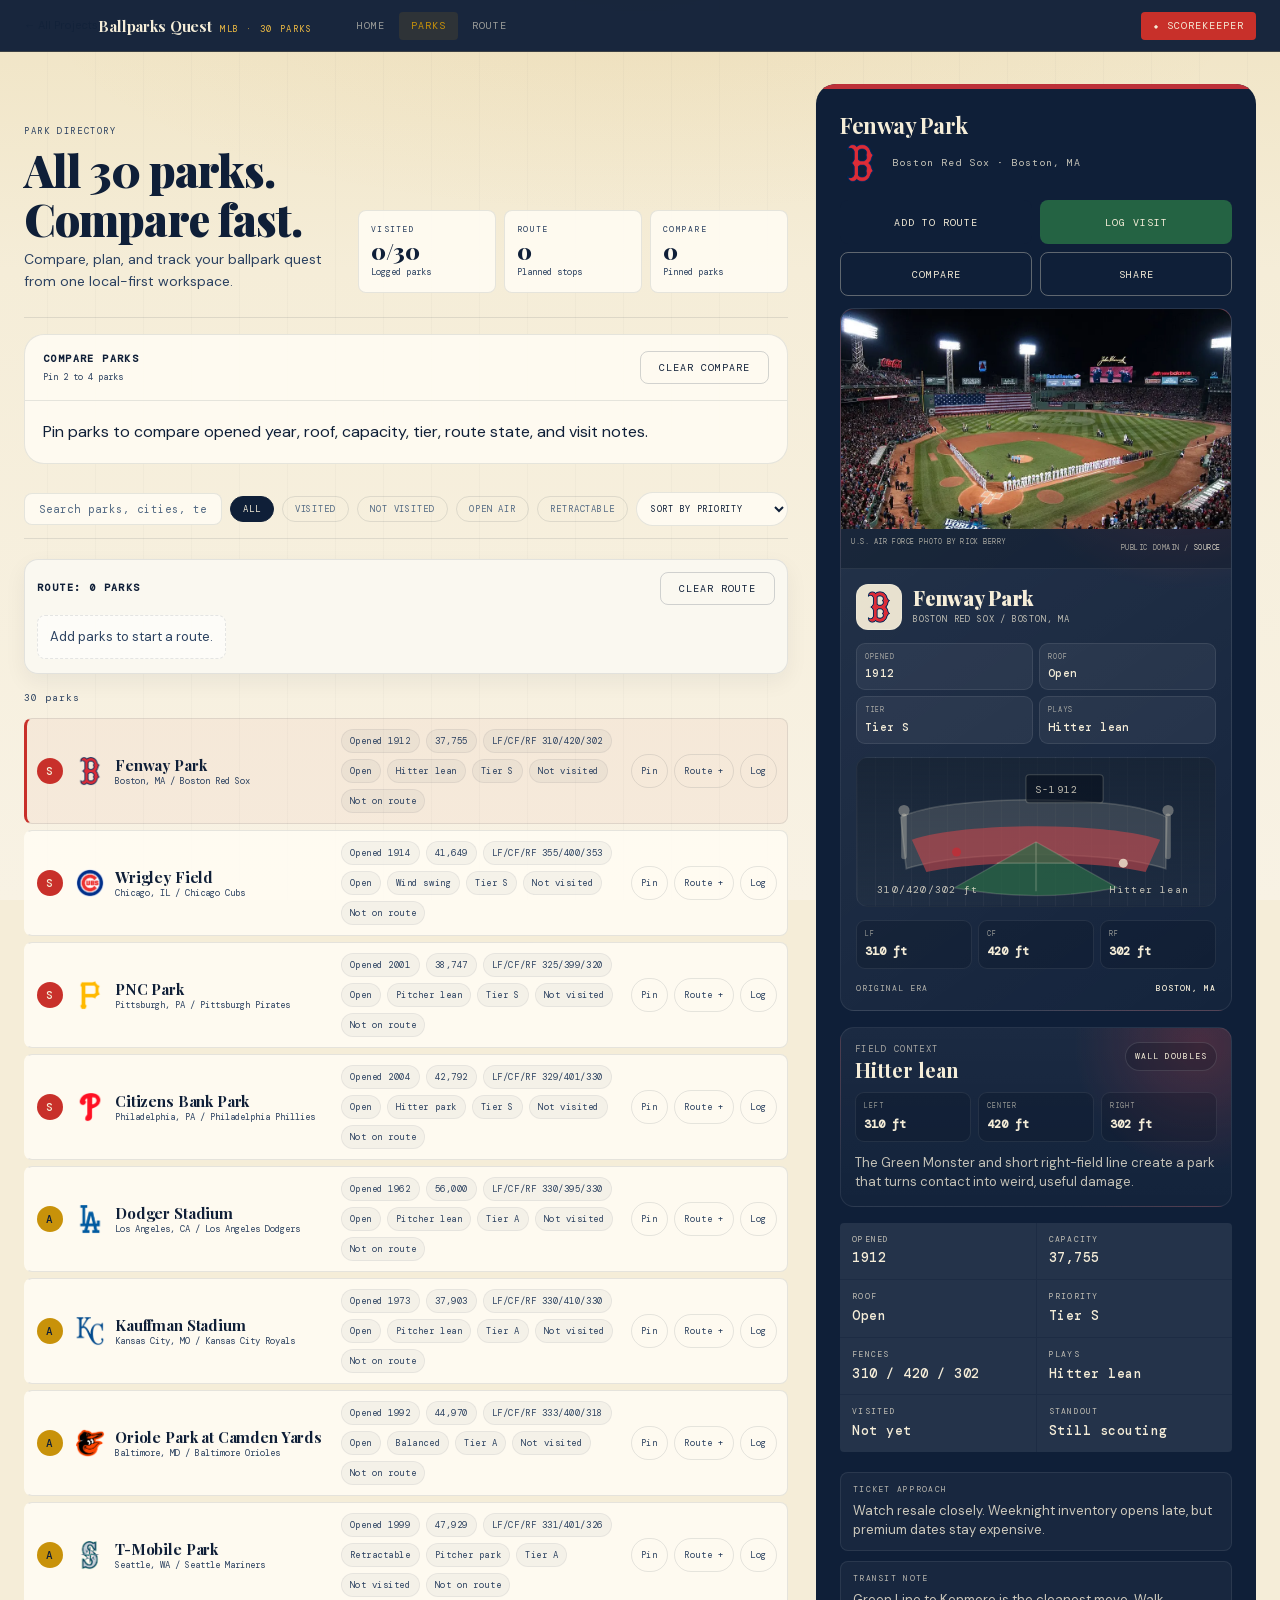
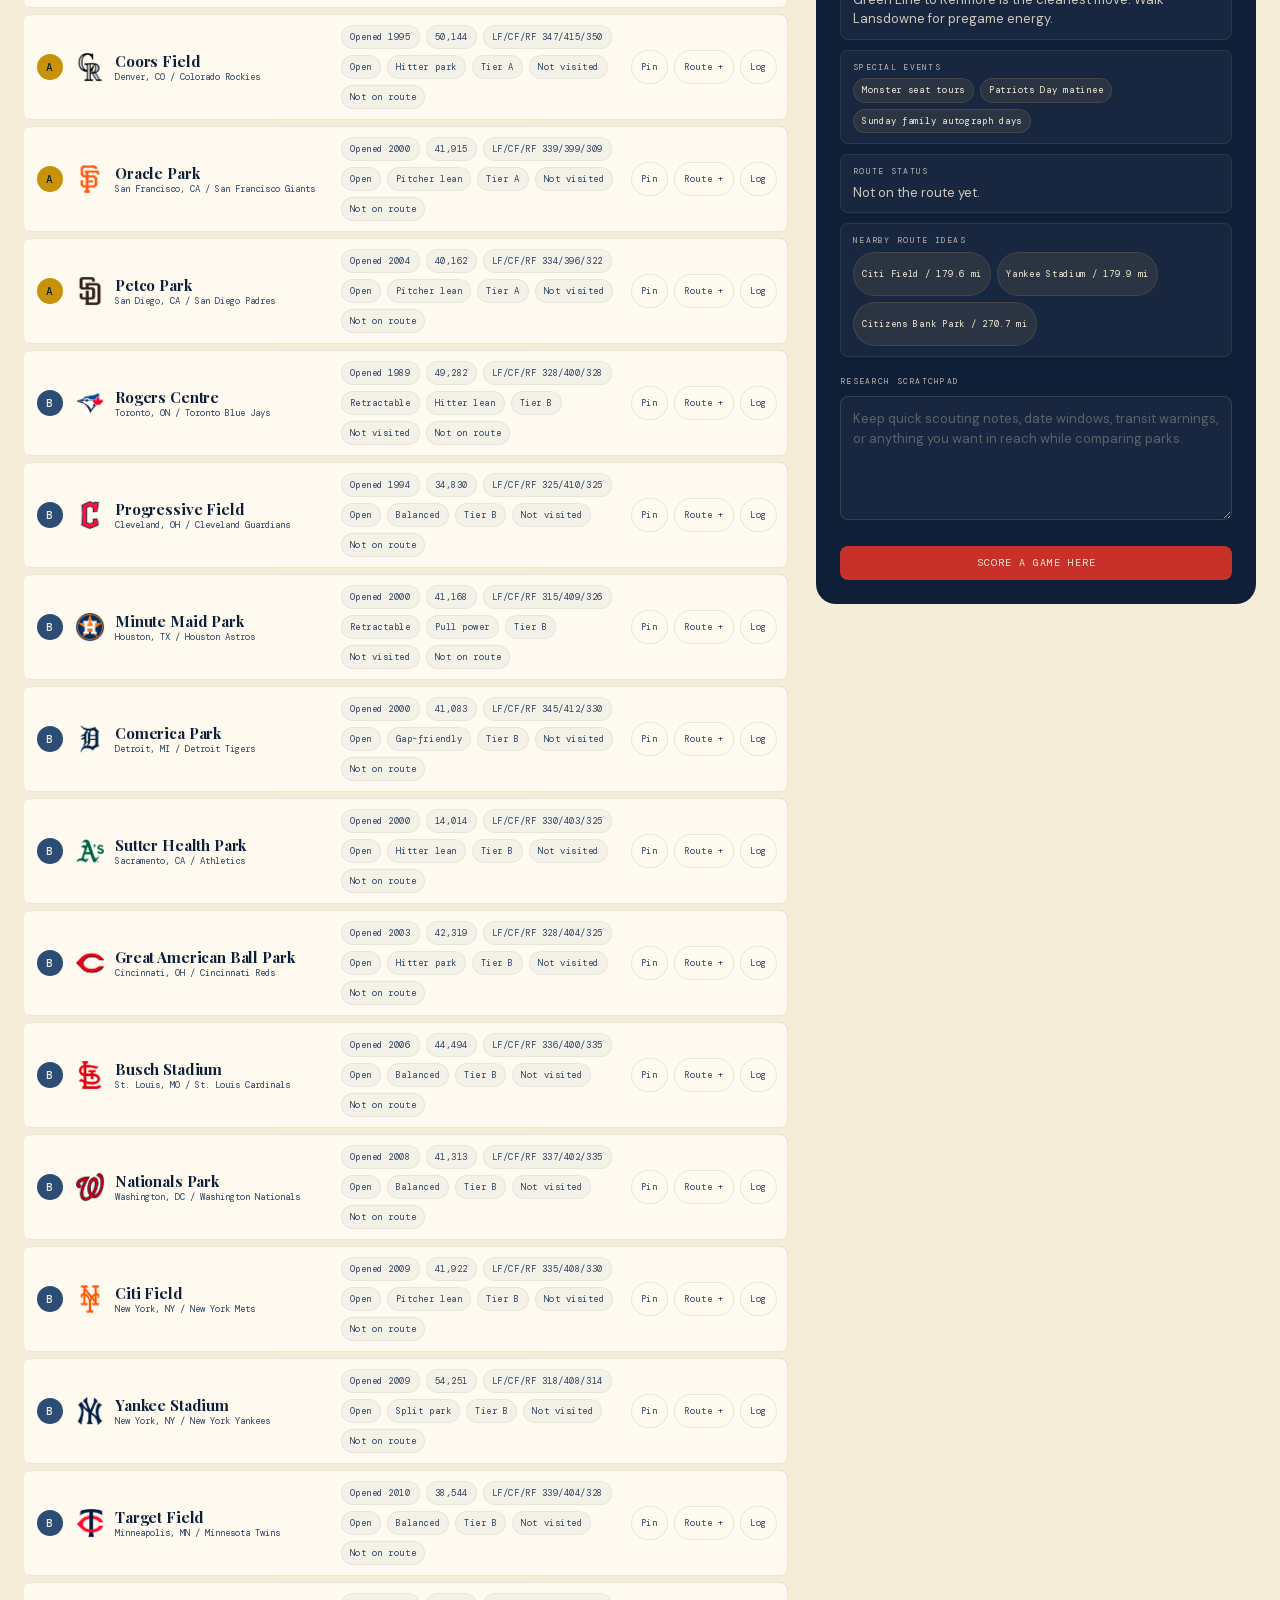
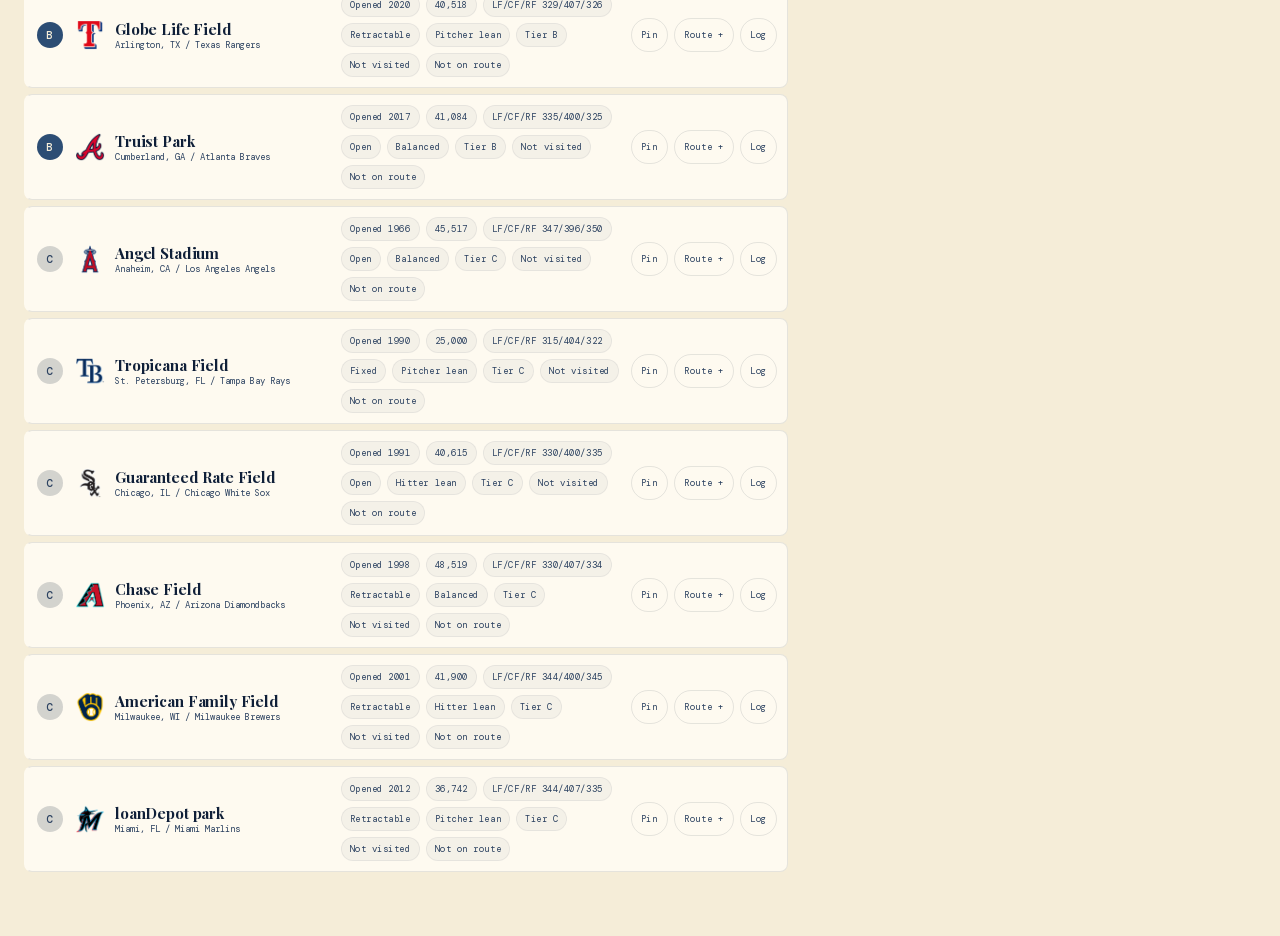
<file: parks.html>
<!DOCTYPE html>
<html lang="en">
<head>
<meta charset="UTF-8">
<meta name="viewport" content="width=device-width, initial-scale=1.0">
<meta name="description" content="Explore all 30 MLB ballparks with park identity cards, stats, and visit tracking for your ballpark quest.">
<title>MLB Ballparks Quest · All 30 Parks</title>
<link rel="manifest" href="manifest.json">
<link rel="icon" type="image/png" sizes="192x192" href="icons/icon-192.png">
<link rel="apple-touch-icon" href="icons/icon-192.png">
<meta name="theme-color" content="#0F1F38">
<link rel="stylesheet" href="shared.css">
<style>
/* ═══ PARKS PAGE ════════════════════════════ */

.parks-layout {
  display: grid;
  grid-template-columns: minmax(0, 1fr) minmax(360px, 440px);
  gap: 28px;
  padding-top: 32px;
  padding-bottom: 64px;
  align-items: start;
}

.parks-page-wrap {
  max-width: 1320px;
}

.parks-main { min-width: 0; }

.nav-brand-mark {
  color: #F0BC43;
  opacity: 1;
}

.parks-page-wrap .btn-success {
  background: #246343;
}

.detail-panel .btn-ghost {
  color: var(--cream);
  border-color: rgba(245,237,216,0.35);
}

.detail-panel .btn-ghost:hover {
  color: var(--cream);
  border-color: rgba(245,237,216,0.55);
  background: rgba(245,237,216,0.08);
}

.parks-hero {
  display: grid;
  grid-template-columns: minmax(0, 1fr) minmax(330px, 430px);
  gap: 24px;
  align-items: end;
  padding: 40px 0 24px;
  border-bottom: 1px solid var(--border-light);
  margin-bottom: 16px;
}

.parks-headline {
  font-family: var(--font-display);
  font-size: clamp(28px, 4vw, 44px);
  font-weight: 900;
  letter-spacing: -0.02em;
  color: var(--navy);
  line-height: 1.1;
  margin-bottom: 6px;
}

.parks-subhead {
  max-width: 580px;
  color: var(--text-secondary);
  font-family: var(--font-body);
  font-size: 14px;
  line-height: 1.55;
}

.progress-strip {
  display: grid;
  grid-template-columns: repeat(3, minmax(0, 1fr));
  gap: 8px;
}

.progress-card {
  background: var(--surface-card);
  border: 1px solid var(--border-light);
  border-radius: var(--r-md);
  padding: 12px;
}

.progress-label {
  font-family: var(--font-data);
  font-size: 8px;
  letter-spacing: 0.16em;
  text-transform: uppercase;
  color: var(--text-secondary);
}

.progress-value {
  margin-top: 4px;
  font-family: var(--font-display);
  font-size: 22px;
  font-weight: 900;
  color: var(--navy);
  line-height: 1;
}

.progress-note {
  margin-top: 3px;
  font-family: var(--font-data);
  font-size: 9px;
  color: var(--text-secondary);
}

/* ─── Filter strip ──────────────────────── */
.filter-strip {
  display: flex;
  gap: 8px;
  flex-wrap: wrap;
  align-items: center;
  margin-bottom: 20px;
  padding: 12px 0;
  border-bottom: 1px solid var(--border-light);
}

.filter-search {
  flex: 1;
  min-width: 180px;
  background: var(--surface-card);
  border: 1px solid var(--border-light);
  border-radius: var(--r-md);
  padding: 8px 14px;
  font-family: var(--font-data);
  font-size: 11px;
  color: var(--text-primary);
  outline: none;
  transition: border-color 140ms;
}

.filter-search:focus { border-color: var(--border-mid); }
.filter-search::placeholder { color: var(--text-muted); }

.filter-chip {
  padding: 6px 12px;
  border-radius: 20px;
  font-family: var(--font-data);
  font-size: 9px;
  letter-spacing: 0.1em;
  text-transform: uppercase;
  border: 1px solid var(--border-light);
  background: transparent;
  color: var(--text-muted);
  cursor: pointer;
  transition: all 120ms;
}

.filter-chip:hover { color: var(--text-primary); border-color: var(--border-mid); }
.filter-chip.is-active { background: var(--navy); color: var(--cream); border-color: var(--navy); }

.filter-select {
  min-height: 34px;
  border: 1px solid var(--border-light);
  border-radius: 20px;
  background: var(--surface-card);
  color: var(--text-primary);
  font-family: var(--font-data);
  font-size: 9px;
  letter-spacing: 0.08em;
  text-transform: uppercase;
  padding: 6px 28px 6px 10px;
}

.route-strip {
  position: sticky;
  top: 52px;
  z-index: 30;
  display: grid;
  gap: 10px;
  margin-bottom: 16px;
  padding: 12px;
  border: 1px solid var(--border-light);
  border-radius: var(--r-lg);
  background: rgba(250,248,241,0.96);
  box-shadow: 0 8px 22px rgba(15,31,56,0.06);
}

.route-strip-head,
.compare-head {
  display: flex;
  align-items: center;
  justify-content: space-between;
  gap: 12px;
}

.route-strip-actions {
  display: flex;
  gap: 8px;
  align-items: center;
  flex-wrap: wrap;
  justify-content: flex-end;
}

.route-strip-title,
.compare-title {
  font-family: var(--font-data);
  font-size: 10px;
  letter-spacing: 0.14em;
  text-transform: uppercase;
  color: var(--navy);
  font-weight: 700;
}

.route-strip-list {
  display: flex;
  gap: 6px;
  overflow-x: auto;
  padding-bottom: 2px;
}

.route-stop-chip {
  display: inline-flex;
  align-items: center;
  gap: 6px;
  flex: 0 0 auto;
  max-width: 240px;
  border: 1px solid var(--border-light);
  border-radius: 999px;
  background: var(--surface-card);
  padding: 5px 8px;
  font-family: var(--font-data);
  font-size: 9px;
  color: var(--text-primary);
}

.route-stop-chip span {
  overflow: hidden;
  text-overflow: ellipsis;
  white-space: nowrap;
}

.route-stop-remove,
.compare-remove {
  border: 0;
  background: rgba(200,48,42,0.08);
  color: var(--red);
  border-radius: 999px;
  min-width: 28px;
  min-height: 28px;
  cursor: pointer;
  font-family: var(--font-data);
}

.empty-inline,
.selection-notice,
.parks-empty {
  border: 1px dashed var(--border-light);
  border-radius: var(--r-md);
  padding: 12px;
  color: var(--text-secondary);
  font-family: var(--font-body);
  font-size: 13px;
  line-height: 1.45;
  background: rgba(255,255,255,0.45);
}

.selection-notice {
  display: none;
  margin-bottom: 12px;
}

.parks-empty {
  display: none;
  text-align: center;
}

/* ─── Park list ─────────────────────────── */
.park-count {
  font-family: var(--font-data);
  font-size: 10px;
  letter-spacing: 0.1em;
  color: var(--text-secondary);
  margin-bottom: 12px;
}

.parks-list { display: flex; flex-direction: column; gap: 6px; }

.park-row {
  display: grid;
  grid-template-columns: minmax(0, 1fr) auto;
  gap: 10px;
  padding: 10px;
  background: var(--surface-card);
  border: 1px solid var(--border-light);
  border-radius: var(--r-md);
  transition: all 140ms;
  border-left: 3px solid transparent;
}

.park-row:hover {
  border-left-color: var(--border-mid);
  box-shadow: 0 2px 8px rgba(15,31,56,0.06);
}

.park-row.is-selected {
  border-left-color: var(--red);
  background: rgba(200,48,42,0.04);
}

.park-row-select {
  display: grid;
  grid-template-columns: auto minmax(190px, 1.2fr) minmax(280px, 1fr);
  gap: 12px;
  align-items: center;
  min-width: 0;
  width: 100%;
  padding: 0;
  border: 0;
  background: transparent;
  text-align: left;
  cursor: pointer;
}

.park-row-select:focus-visible,
.filter-chip:focus-visible,
.filter-search:focus-visible,
.filter-select:focus-visible,
.row-action-button:focus-visible,
.route-stop-remove:focus-visible,
.compare-remove:focus-visible,
.detail-event-pill:focus-visible,
.modal-close:focus-visible,
.btn:focus-visible {
  outline: 3px solid rgba(200,168,100,0.45);
  outline-offset: 2px;
}

.park-row-name {
  font-family: var(--font-display);
  font-size: 15px;
  font-weight: 700;
  color: var(--navy);
  flex: 1;
  letter-spacing: -0.01em;
}

.park-row-brand {
  display: flex;
  align-items: center;
  gap: 10px;
  min-width: 0;
}

.park-team-logo {
  width: 30px;
  height: 30px;
  object-fit: contain;
  flex-shrink: 0;
}

.park-row-team {
  font-family: var(--font-data);
  font-size: 9px;
  letter-spacing: 0.06em;
  color: var(--text-secondary);
}

.park-row-city {
  font-family: var(--font-data);
  font-size: 9px;
  color: var(--text-secondary);
}

.park-row-meta {
  display: flex;
  flex-wrap: wrap;
  gap: 6px;
  align-items: center;
  min-width: 0;
}

.row-stat,
.row-pill {
  display: inline-flex;
  align-items: center;
  min-height: 24px;
  border-radius: 999px;
  padding: 3px 8px;
  font-family: var(--font-data);
  font-size: 9px;
  letter-spacing: 0.06em;
  color: var(--text-secondary);
  background: rgba(15,31,56,0.04);
  border: 1px solid rgba(15,31,56,0.06);
}

.row-pill.is-route {
  color: var(--navy);
  background: rgba(126,180,224,0.14);
}

.row-actions {
  display: flex;
  gap: 6px;
  align-items: center;
  justify-content: flex-end;
}

.row-action-button {
  min-height: 34px;
  border: 1px solid var(--border-light);
  border-radius: 999px;
  background: transparent;
  color: var(--text-secondary);
  cursor: pointer;
  font-family: var(--font-data);
  font-size: 9px;
  letter-spacing: 0.08em;
  padding: 5px 9px;
}

.row-action-button.is-active {
  color: var(--navy);
  border-color: rgba(200,168,100,0.38);
  background: rgba(200,168,100,0.12);
}

/* ─── Detail panel ──────────────────────── */
.detail-panel {
  position: sticky;
  top: 72px;
  background: var(--navy);
  border-radius: var(--r-xl);
  overflow: hidden;
  color: var(--cream);
}

.detail-stripe { height: 5px; background: var(--red); }

.detail-body { padding: 24px; }

.detail-park-name {
  font-family: var(--font-display);
  font-size: 22px;
  font-weight: 700;
  color: var(--cream);
  line-height: 1.15;
  letter-spacing: -0.02em;
  margin-bottom: 4px;
}

.detail-team {
  display: flex;
  align-items: center;
  gap: 10px;
  font-family: var(--font-data);
  font-size: 10px;
  letter-spacing: 0.1em;
  color: rgba(245,237,216,0.8);
  margin-bottom: 16px;
}

.detail-team-logo {
  width: 42px;
  height: 42px;
  object-fit: contain;
  flex-shrink: 0;
}

.detail-team-text {
  min-width: 0;
}

.park-identity-card {
  margin-bottom: 16px;
  border-radius: 14px;
  overflow: hidden;
  border: 1px solid rgba(255,255,255,0.08);
  background:
    linear-gradient(145deg, rgba(255,255,255,0.1), rgba(255,255,255,0.025)),
    radial-gradient(circle at 88% 12%, color-mix(in srgb, var(--park-accent, #7EB4E0) 38%, transparent), transparent 28%);
  position: relative;
  min-height: 230px;
}

.park-identity-card::before {
  content: '';
  position: absolute;
  inset: 0 0 auto 0;
  height: 5px;
  background: var(--park-accent, #7EB4E0);
  pointer-events: none;
}

.park-identity-inner {
  position: relative;
  z-index: 1;
  display: grid;
  gap: 13px;
  padding: 15px;
}

.park-photo {
  margin: -15px -15px 2px;
  border-bottom: 1px solid rgba(255,255,255,0.08);
  background: rgba(8,16,28,0.32);
}

.park-photo-image {
  display: block;
  width: 100%;
  aspect-ratio: 16 / 9;
  object-fit: cover;
  background: rgba(8,16,28,0.38);
}

.park-photo-credit {
  display: flex;
  justify-content: space-between;
  gap: 8px;
  padding: 7px 10px 8px;
  font-family: var(--font-data);
  font-size: 7px;
  letter-spacing: 0.08em;
  text-transform: uppercase;
  color: rgba(245,237,216,0.66);
}

.park-photo-credit a {
  display: inline-flex;
  align-items: center;
  min-height: 24px;
  color: rgba(245,237,216,0.86);
  text-decoration: none;
}

.park-photo-credit a:hover {
  color: var(--cream);
}

.park-identity-header {
  display: grid;
  grid-template-columns: 46px 1fr;
  gap: 11px;
  align-items: center;
}

.park-identity-logo {
  width: 46px;
  height: 46px;
  object-fit: contain;
  padding: 5px;
  border-radius: 12px;
  background: rgba(245,237,216,0.94);
  border: 1px solid rgba(255,255,255,0.16);
}

.park-identity-logo-fallback {
  display: grid;
  place-items: center;
  font-family: var(--font-data);
  font-size: 12px;
  font-weight: 500;
  letter-spacing: 0.08em;
  color: var(--navy);
}

.park-identity-title {
  font-family: var(--font-display);
  font-size: 20px;
  font-weight: 900;
  line-height: 1.05;
  color: var(--cream);
  letter-spacing: -0.01em;
}

.park-identity-subtitle {
  margin-top: 4px;
  font-family: var(--font-data);
  font-size: 9px;
  letter-spacing: 0.09em;
  text-transform: uppercase;
  color: rgba(245,237,216,0.74);
}

.park-identity-chips {
  display: grid;
  grid-template-columns: repeat(2, minmax(0, 1fr));
  gap: 6px;
}

.park-identity-chip {
  min-width: 0;
  padding: 7px 8px;
  border-radius: 9px;
  background: rgba(255,255,255,0.055);
  border: 1px solid rgba(255,255,255,0.085);
}

.park-identity-chip-label {
  display: block;
  font-family: var(--font-data);
  font-size: 7px;
  letter-spacing: 0.14em;
  text-transform: uppercase;
  color: rgba(245,237,216,0.62);
}

.park-identity-chip-value {
  display: block;
  margin-top: 3px;
  font-family: var(--font-data);
  font-size: 11px;
  font-weight: 500;
  letter-spacing: 0.04em;
  color: var(--cream);
  overflow-wrap: anywhere;
}

.park-identity-field {
  min-height: 106px;
  border-radius: 12px;
  overflow: hidden;
  background:
    linear-gradient(180deg, rgba(12,24,42,0.72), rgba(12,24,42,0.18)),
    repeating-linear-gradient(90deg, rgba(245,237,216,0.05) 0 1px, transparent 1px 18px);
  border: 1px solid rgba(255,255,255,0.08);
}

.park-identity-field-facts {
  display: grid;
  grid-template-columns: repeat(3, minmax(0, 1fr));
  gap: 6px;
}

.park-identity-field-fact,
.field-context-stat {
  min-width: 0;
  padding: 7px 8px;
  border-radius: 9px;
  background: rgba(8,16,28,0.22);
  border: 1px solid rgba(255,255,255,0.08);
}

.park-identity-field-fact span,
.field-context-stat span {
  display: block;
  font-family: var(--font-data);
  font-size: 7px;
  letter-spacing: 0.14em;
  text-transform: uppercase;
  color: rgba(245,237,216,0.58);
}

.park-identity-field-fact strong,
.field-context-stat strong {
  display: block;
  margin-top: 3px;
  font-family: var(--font-data);
  font-size: 12px;
  color: var(--cream);
  font-weight: 700;
}

.park-identity-svg {
  display: block;
  width: 100%;
  height: auto;
}

.identity-sky {
  fill: rgba(245,237,216,0.035);
}

.identity-stands {
  fill: rgba(245,237,216,0.14);
  stroke: rgba(245,237,216,0.18);
  stroke-width: 1.4;
}

.identity-lower {
  fill: color-mix(in srgb, var(--park-accent, #7EB4E0) 54%, rgba(245,237,216,0.16));
}

.identity-field-shape {
  fill: rgba(42,108,70,0.7);
  stroke: rgba(245,237,216,0.16);
  stroke-width: 1.2;
}

.identity-roof {
  fill: none;
  stroke: rgba(245,237,216,0.28);
  stroke-width: 5;
  stroke-linecap: round;
}

.identity-roof-fill {
  fill: rgba(245,237,216,0.08);
  stroke: rgba(245,237,216,0.22);
  stroke-width: 1.2;
}

.identity-detail {
  fill: rgba(245,237,216,0.78);
  font-family: var(--font-data);
  font-size: 9px;
  letter-spacing: 0.12em;
}

.park-identity-era {
  display: flex;
  align-items: center;
  justify-content: space-between;
  gap: 8px;
  font-family: var(--font-data);
  font-size: 8px;
  letter-spacing: 0.12em;
  text-transform: uppercase;
  color: rgba(245,237,216,0.68);
}

.park-identity-era strong {
  color: var(--cream);
  font-weight: 500;
}

.detail-map {
  margin-bottom: 16px;
  border-radius: 14px;
  overflow: hidden;
  border: 1px solid rgba(255,255,255,0.08);
  background:
    linear-gradient(180deg, rgba(255,255,255,0.05), rgba(255,255,255,0.02)),
    radial-gradient(circle at 92% 10%, color-mix(in srgb, var(--park-accent, #7EB4E0) 28%, transparent), transparent 32%);
}

.field-context-card {
  display: grid;
  gap: 12px;
  padding: 14px;
}

.field-context-head {
  display: flex;
  justify-content: space-between;
  gap: 10px;
  align-items: flex-start;
}

.field-context-title {
  font-family: var(--font-data);
  font-size: 9px;
  letter-spacing: 0.16em;
  text-transform: uppercase;
  color: rgba(245,237,216,0.64);
}

.field-context-bias {
  margin-top: 4px;
  font-family: var(--font-display);
  font-size: 20px;
  line-height: 1;
  color: var(--cream);
}

.field-context-chip {
  flex: 0 0 auto;
  border: 1px solid rgba(255,255,255,0.12);
  border-radius: 999px;
  padding: 7px 9px;
  color: var(--cream);
  background: rgba(8,16,28,0.22);
  font-family: var(--font-data);
  font-size: 8px;
  letter-spacing: 0.12em;
  text-transform: uppercase;
}

.field-context-stats {
  display: grid;
  grid-template-columns: repeat(3, minmax(0, 1fr));
  gap: 7px;
}

.field-context-summary {
  margin: 0;
  color: rgba(245,237,216,0.78);
  font-family: var(--font-body);
  font-size: 13px;
  line-height: 1.45;
}

.detail-grid {
  display: grid;
  grid-template-columns: 1fr 1fr;
  gap: 1px;
  background: rgba(255,255,255,0.06);
  border-radius: var(--r-sm);
  overflow: hidden;
  margin-bottom: 16px;
}

.detail-datum {
  padding: 10px 12px;
  background: rgba(255,255,255,0.03);
}

.detail-datum-label {
  font-family: var(--font-data);
  font-size: 8px;
  letter-spacing: 0.16em;
  text-transform: uppercase;
  color: rgba(245,237,216,0.72);
  margin-bottom: 3px;
}

.detail-datum-value {
  font-family: var(--font-data);
  font-size: 13px;
  font-weight: 500;
  color: var(--cream);
  letter-spacing: 0.04em;
}

.detail-note {
  font-family: var(--font-body);
  font-size: 13px;
  font-style: italic;
  font-weight: 300;
  color: rgba(245,237,216,0.92);
  line-height: 1.55;
  border-left: 2px solid rgba(200,168,100,0.25);
  padding-left: 10px;
  margin-bottom: 20px;
}

.detail-signals {
  display: grid;
  gap: 10px;
  margin-bottom: 18px;
}

.detail-signal {
  background: rgba(255,255,255,0.04);
  border: 1px solid rgba(255,255,255,0.08);
  border-radius: var(--r-md);
  padding: 10px 12px;
}

.detail-signal-label {
  font-family: var(--font-data);
  font-size: 8px;
  letter-spacing: 0.16em;
  text-transform: uppercase;
  color: rgba(245,237,216,0.7);
  margin-bottom: 5px;
}

.detail-signal-text {
  font-family: var(--font-body);
  font-size: 13px;
  color: rgba(245,237,216,0.82);
  line-height: 1.5;
}

.detail-schedule-list { display: flex; flex-direction: column; gap: 3px; }
.detail-schedule-line { font-family: var(--font-data); font-size: 11px; color: rgba(245,237,216,0.82); padding: 2px 0; line-height: 1.5; }
.detail-schedule-card {
  border: 1px solid rgba(255,255,255,0.08);
  border-radius: 10px;
  padding: 10px;
  background: rgba(255,255,255,0.03);
}
.detail-schedule-actions {
  display: flex;
  gap: 6px;
  flex-wrap: wrap;
  margin-top: 8px;
}
.detail-schedule-actions .btn {
  min-height: 32px;
  padding: 6px 10px;
  font-size: 9px;
}

.detail-event-list {
  display: flex;
  flex-wrap: wrap;
  gap: 6px;
}

.detail-event-pill {
  display: inline-flex;
  align-items: center;
  padding: 4px 8px;
  border-radius: 999px;
  background: rgba(200,168,100,0.1);
  border: 1px solid rgba(200,168,100,0.16);
  font-family: var(--font-data);
  font-size: 9px;
  letter-spacing: 0.08em;
  color: var(--cream);
}

button.detail-event-pill {
  cursor: pointer;
  min-height: 44px;
}

.detail-scratch-label {
  display: block;
  font-family: var(--font-data);
  font-size: 8px;
  letter-spacing: 0.16em;
  text-transform: uppercase;
  color: rgba(245,237,216,0.7);
  margin-bottom: 8px;
}

.detail-scratchpad {
  width: 100%;
  min-height: 124px;
  resize: vertical;
  background: rgba(255,255,255,0.04);
  border: 1px solid rgba(255,255,255,0.12);
  border-radius: var(--r-md);
  color: var(--cream);
  font-family: var(--font-body);
  font-size: 13px;
  line-height: 1.55;
  padding: 12px;
  outline: none;
  margin-bottom: 18px;
}

.detail-scratchpad:focus {
  border-color: rgba(200,168,100,0.34);
  box-shadow: 0 0 0 3px rgba(200,168,100,0.08);
}

.detail-scratchpad::placeholder { color: rgba(245,237,216,0.3); }

.detail-actions {
  display: flex;
  gap: 8px;
  flex-direction: column;
}

.detail-action-grid {
  display: grid;
  grid-template-columns: 1fr 1fr;
  gap: 8px;
  margin: 12px 0;
}

.detail-action-grid .btn {
  justify-content: center;
  min-height: 44px;
  padding-left: 10px;
  padding-right: 10px;
}

.compare-drawer {
  margin: 0 0 16px;
  border: 1px solid var(--border-light);
  border-radius: var(--r-xl);
  background: var(--surface-card);
  overflow: hidden;
}

.compare-head {
  padding: 16px 18px;
  border-bottom: 1px solid var(--border-light);
}

.compare-table-wrap {
  overflow-x: auto;
}

.compare-table {
  width: 100%;
  min-width: 900px;
  border-collapse: collapse;
  font-family: var(--font-data);
  font-size: 11px;
}

.compare-table th,
.compare-table td {
  padding: 10px 12px;
  border-bottom: 1px solid var(--border-light);
  text-align: left;
  vertical-align: top;
}

.compare-table th {
  color: var(--text-secondary);
  font-size: 8px;
  letter-spacing: 0.16em;
  text-transform: uppercase;
  background: rgba(15,31,56,0.03);
}

.compare-table td {
  color: var(--text-primary);
}

.compare-empty {
  padding: 18px;
}

.toast {
  position: fixed;
  left: 50%;
  bottom: 20px;
  z-index: 250;
  transform: translateX(-50%) translateY(20px);
  opacity: 0;
  pointer-events: none;
  max-width: min(92vw, 520px);
  border-radius: 999px;
  background: var(--navy);
  color: var(--cream);
  border: 1px solid rgba(255,255,255,0.16);
  box-shadow: 0 12px 30px rgba(15,31,56,0.26);
  padding: 10px 14px;
  display: flex;
  gap: 12px;
  align-items: center;
  font-family: var(--font-body);
  font-size: 13px;
  transition: opacity 160ms, transform 160ms;
}

.toast.is-visible {
  opacity: 1;
  transform: translateX(-50%) translateY(0);
  pointer-events: auto;
}

.toast button {
  border: 1px solid rgba(255,255,255,0.2);
  background: transparent;
  color: var(--cream);
  border-radius: 999px;
  min-height: 32px;
  padding: 4px 10px;
  cursor: pointer;
}

.visit-modal {
  position: fixed;
  inset: 0;
  z-index: 220;
  display: none;
  place-items: center;
  padding: 20px;
  background: rgba(8,16,28,0.56);
}

.visit-modal.is-open {
  display: grid;
}

.visit-dialog {
  width: min(560px, 100%);
  max-height: min(720px, 92vh);
  overflow-y: auto;
  border-radius: var(--r-xl);
  background: var(--cream);
  color: var(--text-primary);
  box-shadow: 0 28px 80px rgba(8,16,28,0.36);
}

.visit-dialog-head {
  display: flex;
  justify-content: space-between;
  gap: 14px;
  align-items: flex-start;
  padding: 20px 22px 14px;
  border-bottom: 1px solid var(--border-light);
}

.visit-dialog-title {
  font-family: var(--font-display);
  font-size: 24px;
  font-weight: 900;
  color: var(--navy);
  line-height: 1.1;
}

.modal-close {
  min-width: 40px;
  min-height: 40px;
  border-radius: 999px;
  border: 1px solid var(--border-light);
  background: var(--surface-card);
  cursor: pointer;
  font-size: 20px;
  line-height: 1;
}

.visit-form {
  display: grid;
  gap: 14px;
  padding: 18px 22px 22px;
}

.visit-form-row {
  display: grid;
  grid-template-columns: 1fr 1fr;
  gap: 12px;
}

.visit-field label {
  display: block;
  margin-bottom: 6px;
  font-family: var(--font-data);
  font-size: 9px;
  letter-spacing: 0.14em;
  text-transform: uppercase;
  color: var(--text-secondary);
}

.visit-field input,
.visit-field select,
.visit-field textarea {
  width: 100%;
  border: 1px solid var(--border-light);
  border-radius: var(--r-md);
  background: var(--surface-card);
  color: var(--text-primary);
  font-family: var(--font-body);
  font-size: 14px;
  padding: 10px 12px;
}

.visit-field textarea {
  min-height: 96px;
  resize: vertical;
}

.visit-check {
  display: flex;
  align-items: center;
  gap: 10px;
  font-family: var(--font-body);
  font-size: 14px;
}

.visit-check input {
  width: 20px;
  height: 20px;
}

.visit-form-actions {
  display: flex;
  gap: 10px;
  justify-content: flex-end;
  flex-wrap: wrap;
}

@media (max-width: 1200px) {
  .parks-layout { grid-template-columns: minmax(0, 1fr) minmax(340px, 400px); gap: 20px; }
  .park-row-select { grid-template-columns: auto minmax(170px, 1fr); }
  .park-row-meta { grid-column: 2; }
}

@media (max-width: 900px) {
  .parks-layout { grid-template-columns: 1fr; }
  .detail-panel { position: static; }
  .parks-hero { grid-template-columns: 1fr; }
  .route-strip { top: 52px; }
  .filter-chip,
  .filter-select,
  .filter-search,
  .row-action-button,
  .route-stop-remove,
  .compare-remove,
  .modal-close,
  .parks-page-wrap .btn {
    min-height: 44px;
  }
  .route-stop-remove,
  .compare-remove,
  .modal-close {
    min-width: 44px;
  }
  .row-action-button {
    min-width: 44px;
  }
}

@media (max-width: 640px) {
  .site-nav {
    padding: 0 12px;
    overflow-x: auto;
    scrollbar-width: none;
  }
  .site-nav::-webkit-scrollbar { display: none; }
  .nav-back { display: none; }
  .nav-brand { margin-right: 12px; }
  .nav-links { flex: 0 0 auto; }
  .parks-page-wrap { padding: 0 14px; }
  .parks-layout { padding-top: 18px; }
  .parks-hero { padding-top: 28px; }
  .progress-strip { grid-template-columns: 1fr; }
  .filter-strip { flex-direction: column; align-items: stretch; }
  .filter-search { width: 100%; }
  .filter-chip,
  .filter-select,
  .row-action-button,
  .detail-schedule-actions .btn,
  .btn {
    min-height: 44px;
  }
  .park-row { grid-template-columns: 1fr; }
  .park-row-select { grid-template-columns: auto minmax(0, 1fr); }
  .park-row-meta { grid-column: 1 / -1; }
  .row-actions { justify-content: stretch; }
  .row-action-button { flex: 1; }
  .detail-action-grid,
  .visit-form-row {
    grid-template-columns: 1fr;
  }
  .detail-actions .btn,
  .detail-actions a { width: 100%; text-align: center; justify-content: center; }
  .visit-modal { align-items: end; padding: 0; }
  .visit-dialog {
    width: 100%;
    max-height: 90vh;
    border-radius: 18px 18px 0 0;
  }
}

@media (max-height: 430px) and (orientation: landscape) {
  .site-nav { height: 46px; }
  .parks-layout { grid-template-columns: 1fr; padding-top: 14px; }
  .detail-panel { position: static; }
  .parks-hero { grid-template-columns: 1fr; padding: 20px 0 16px; }
  .progress-strip { grid-template-columns: repeat(3, 1fr); }
}
.skip-link { position:absolute; left:-9999px; top:auto; padding:8px 16px; z-index:10000; background:#222; color:#fff; text-decoration:none; border-radius:4px; font-size:14px; }
.skip-link:focus { left:10px; top:10px; }
</style>
</head>
<body>
<a href="#main" class="skip-link">Skip to content</a>

<script src="shared/js/core/config.js"></script>
<script src="config.js"></script>
<script src="shared/js/core/storage.js"></script>
<script src="storage.js"></script>
<script src="shared/js/core/utils.js"></script>
<script src="utils.js"></script>
<script src="data.js"></script>
<script src="logos.js"></script>
<script src="park-photos.js"></script>
<script src="schedule.js"></script>
<script src="shared/js/core/device.js"></script>
<script src="device.js"></script>
<script src="app.js"></script>

<nav class="site-nav" aria-label="Primary">
  <a href="https://davehomeassist.github.io/" class="nav-back">&larr; All Projects</a>
  <a href="index.html" class="nav-brand">
    <span class="nav-brand-name">Ballparks Quest</span>
    <span class="nav-brand-mark">MLB · 30 Parks</span>
  </a>
  <div class="nav-links">
    <a href="index.html"       class="nav-link">Home</a>
    <a href="parks.html"       class="nav-link is-active">Parks</a>
    <a href="route.html"       class="nav-link">Route</a>
    <a href="scorekeeper.html" class="nav-link nav-cta">⬥ Scorekeeper</a>
  </div>
</nav>

<div class="page-wrap parks-page-wrap" id="main">
<div class="parks-layout">

  <!-- Left: park list -->
  <div class="parks-main">
    <div class="parks-hero fade-up">
      <div>
        <div class="section-label">Park directory</div>
        <h1 class="parks-headline">All 30 parks.<br>Compare fast.</h1>
        <p class="parks-subhead">Compare, plan, and track your ballpark quest from one local-first workspace.</p>
      </div>
      <div class="progress-strip" id="progress-strip" aria-label="Quest progress">
        <div class="progress-card">
          <div class="progress-label">Visited</div>
          <div class="progress-value" id="progress-visited">0/30</div>
          <div class="progress-note">Logged parks</div>
        </div>
        <div class="progress-card">
          <div class="progress-label">Route</div>
          <div class="progress-value" id="progress-route">0</div>
          <div class="progress-note">Planned stops</div>
        </div>
        <div class="progress-card">
          <div class="progress-label">Compare</div>
          <div class="progress-value" id="progress-compare">0</div>
          <div class="progress-note">Pinned parks</div>
        </div>
      </div>
    </div>

    <section class="compare-drawer fade-up fade-up-1" id="compare-drawer" aria-labelledby="compare-title">
      <div class="compare-head">
        <div>
          <div class="compare-title" id="compare-title">Compare parks</div>
          <div class="progress-note" id="compare-count">Pin 2 to 4 parks</div>
        </div>
        <button type="button" class="btn btn-ghost" id="compare-clear">Clear compare</button>
      </div>
      <div class="compare-empty" id="compare-empty">Pin parks to compare opened year, roof, capacity, tier, route state, and visit notes.</div>
      <div class="compare-table-wrap" id="compare-table-wrap"></div>
    </section>

    <div class="filter-strip fade-up fade-up-1">
      <input class="filter-search" id="park-search" placeholder="Search parks, cities, teams…">
      <button class="filter-chip is-active" data-filter="all">All</button>
      <button class="filter-chip" data-filter="visited">Visited</button>
      <button class="filter-chip" data-filter="unvisited">Not visited</button>
      <button class="filter-chip" data-filter="open">Open air</button>
      <button class="filter-chip" data-filter="retractable">Retractable</button>
      <select class="filter-select" id="park-sort" aria-label="Sort parks">
        <option value="tier">Sort by priority</option>
        <option value="opened">Oldest first</option>
        <option value="capacity">Capacity</option>
        <option value="city">City</option>
      </select>
    </div>

    <section class="route-strip fade-up fade-up-1" id="route-strip" aria-labelledby="route-strip-title">
      <div class="route-strip-head">
        <div class="route-strip-title" id="route-strip-title">Route: <span id="route-count">0 parks</span></div>
        <div class="route-strip-actions">
          <button type="button" class="btn btn-ghost" id="route-clear">Clear route</button>
        </div>
      </div>
      <div class="route-strip-list" id="route-strip-list" aria-label="Ordered route stops">
        <div class="empty-inline">Add parks to start a route.</div>
      </div>
    </section>

    <div class="park-count fade-up fade-up-2" id="park-count">30 parks</div>
    <div class="selection-notice" id="selection-notice">Selected park is hidden by the current filters.</div>

    <div class="parks-list fade-up fade-up-2" id="parks-list">
      <!-- JS populated -->
    </div>
    <div class="parks-empty" id="parks-empty">
      No parks match this search. <button type="button" class="btn btn-ghost" id="clear-filters">Clear filters</button>
    </div>
  </div>

  <!-- Right: detail panel -->
  <div>
    <div class="detail-panel fade-up fade-up-3" id="detail-panel">
      <div class="detail-stripe" id="detail-stripe"></div>
      <div class="detail-body">
        <div class="detail-park-name" id="d-name">Select a park</div>
        <div class="detail-team" id="d-team">Click any row to inspect</div>
        <div class="detail-action-grid">
          <button type="button" class="btn btn-primary" id="d-route-toggle">Add to route</button>
          <button type="button" class="btn btn-success" id="d-visit-toggle">Log visit</button>
          <button type="button" class="btn btn-ghost" id="d-compare-toggle">Compare</button>
          <button type="button" class="btn btn-ghost" id="d-share">Share</button>
        </div>
        <section class="park-identity-card" id="d-identity" aria-labelledby="d-identity-name">
          <div class="park-identity-inner">
            <div class="park-identity-header">
              <div aria-hidden="true"></div>
              <div>
                <div class="park-identity-title" id="d-identity-name">Select a park</div>
                <div class="park-identity-subtitle">Identity card will appear here</div>
              </div>
            </div>
          </div>
        </section>
        <div class="detail-map" id="d-map"></div>
        <div class="detail-grid" id="d-grid"></div>
        <div class="detail-note" id="d-note">Park details will appear here.</div>
        <div class="detail-signals" id="d-signals"></div>
        <label class="detail-scratch-label" for="d-scratchpad">Research scratchpad</label>
        <textarea class="detail-scratchpad" id="d-scratchpad" placeholder="Keep quick scouting notes, date windows, transit warnings, or anything you want in reach while comparing parks."></textarea>
        <div class="detail-actions">
          <a href="scorekeeper.html" class="btn btn-red" style="justify-content:center;" id="d-score-link">Score a game here</a>
        </div>
      </div>
    </div>
  </div>

</div>

</div>

<div class="visit-modal" id="visit-modal" role="dialog" aria-modal="true" aria-labelledby="visit-modal-title" aria-describedby="visit-modal-desc">
  <div class="visit-dialog">
    <div class="visit-dialog-head">
      <div>
        <div class="visit-dialog-title" id="visit-modal-title">Log visit</div>
        <div class="progress-note" id="visit-modal-desc">Save the details you actually remember. Blank fields stay blank.</div>
      </div>
      <button type="button" class="modal-close" id="visit-close" aria-label="Close visit log">x</button>
    </div>
    <form class="visit-form" id="visit-form">
      <label class="visit-check">
        <input type="checkbox" id="visit-visited" checked>
        Mark this park as visited
      </label>
      <div class="visit-form-row">
        <div class="visit-field">
          <label for="visit-date">Visit date</label>
          <input type="date" id="visit-date">
        </div>
        <div class="visit-field">
          <label for="visit-rating">Rating</label>
          <select id="visit-rating">
            <option value="">No rating</option>
            <option value="S">S</option>
            <option value="A">A</option>
            <option value="B">B</option>
            <option value="C">C</option>
            <option value="D">D</option>
          </select>
        </div>
      </div>
      <div class="visit-field">
        <label for="visit-game">Game or opponent</label>
        <input type="text" id="visit-game" placeholder="Red Sox vs Yankees">
      </div>
      <div class="visit-field">
        <label for="visit-standout">Standout memory</label>
        <input type="text" id="visit-standout" placeholder="What stood out?">
      </div>
      <div class="visit-field">
        <label for="visit-notes">Notes</label>
        <textarea id="visit-notes" placeholder="Transit, seats, food, weather, people, anything worth remembering."></textarea>
      </div>
      <div class="visit-form-actions">
        <button type="button" class="btn btn-danger-outline" id="visit-remove">Remove visited mark</button>
        <button type="button" class="btn btn-ghost" id="visit-cancel">Cancel</button>
        <button type="submit" class="btn btn-success">Save visit</button>
      </div>
    </form>
  </div>
</div>

<div class="toast" id="toast" role="status" aria-live="polite"></div>

<script>
(function() {
  const app = window.BPQ && window.BPQ.app;
  const utils = window.BPQ && window.BPQ.utils;
  const logos = window.BPQ && window.BPQ.logos;
  const storage = window.BPQ && window.BPQ.storage;
  if (!app || !utils) return;

  const escapeHtml = utils.escapeHtml;
  const safeColor = utils.safeColor;
  const safeToken = utils.safeToken;
  const parkPhotos = (window.BPQ && window.BPQ.parkPhotos) || {};
  const FIELD_CONTEXT = {
    "chase-field": { lf: 330, cf: 407, rf: 334, bias: "Balanced", tag: "Roof + gaps", note: "A retractable-roof park with fair alleys and a deeper center field profile." },
    "truist-park": { lf: 335, cf: 400, rf: 325, bias: "Balanced", tag: "Corner pull", note: "Right field is reachable, but the overall shape plays closer to neutral." },
    "camden-yards": { lf: 333, cf: 400, rf: 318, bias: "Balanced", tag: "Short RF", note: "The right-field corner plays inviting, while left field has been tuned back toward balance." },
    "fenway-park": { lf: 310, cf: 420, rf: 302, bias: "Hitter lean", tag: "Wall doubles", note: "The Green Monster and short right-field line create a park that turns contact into weird, useful damage." },
    "wrigley-field": { lf: 355, cf: 400, rf: 353, bias: "Wind swing", tag: "Weather park", note: "The dimensions are honest, but wind direction can flip the park from pitcher-friendly to homer-happy." },
    "guaranteed-rate-field": { lf: 330, cf: 400, rf: 335, bias: "Hitter lean", tag: "Home run lift", note: "Compact power alleys make it friendlier to fly balls than the plain dimensions suggest." },
    "great-american-ball-park": { lf: 328, cf: 404, rf: 325, bias: "Hitter park", tag: "HR boost", note: "One of the clearest home-run environments, especially for lifted contact to the corners." },
    "progressive-field": { lf: 325, cf: 410, rf: 325, bias: "Balanced", tag: "Deep center", note: "Shorter lines are offset by a deeper center field and a generally moderate run environment." },
    "coors-field": { lf: 347, cf: 415, rf: 350, bias: "Hitter park", tag: "Altitude + gaps", note: "Huge outfield space and altitude make this the classic run-scoring environment." },
    "comerica-park": { lf: 345, cf: 412, rf: 330, bias: "Gap-friendly", tag: "Big center", note: "Center field still plays large, rewarding doubles and triples more than cheap homers." },
    "minute-maid-park": { lf: 315, cf: 409, rf: 326, bias: "Pull power", tag: "Short LF", note: "The Crawford Boxes make left field a target, while center still asks for real carry." },
    "kauffman-stadium": { lf: 330, cf: 410, rf: 330, bias: "Pitcher lean", tag: "Big outfield", note: "Large alleys suppress cheap homers and reward speed, defense, and contact." },
    "angel-stadium": { lf: 347, cf: 396, rf: 350, bias: "Balanced", tag: "LF/RF room", note: "The lines are not especially cheap, though right-field wall changes have helped lefty lift." },
    "dodger-stadium": { lf: 330, cf: 395, rf: 330, bias: "Pitcher lean", tag: "Heavy night air", note: "Symmetric fences and evening conditions often keep it from playing like a launch pad." },
    "loandepot-park": { lf: 344, cf: 407, rf: 335, bias: "Pitcher lean", tag: "Deep gaps", note: "Deep alleys and controlled indoor conditions tend to mute easy offense." },
    "american-family-field": { lf: 344, cf: 400, rf: 345, bias: "Hitter lean", tag: "Carry indoors", note: "Retractable-roof conditions and friendly carry can make fly-ball contact play up." },
    "target-field": { lf: 339, cf: 404, rf: 328, bias: "Balanced", tag: "Weather swing", note: "Cool weather can pull offense down, while the right-field corner gives lefties a target." },
    "citi-field": { lf: 335, cf: 408, rf: 330, bias: "Pitcher lean", tag: "Deep center", note: "The broad center-field shape generally asks hitters to earn extra-base damage." },
    "yankee-stadium": { lf: 318, cf: 408, rf: 314, bias: "Split park", tag: "Short RF", note: "Right field is famous for lefty pull power, but left-center and center keep it from being simple." },
    "sutter-health-park": { lf: 330, cf: 403, rf: 325, bias: "Hitter lean", tag: "Temporary MLB", note: "A smaller temporary MLB setting where heat and carry can matter more than the listed fences." },
    "citizens-bank-park": { lf: 329, cf: 401, rf: 330, bias: "Hitter park", tag: "Power alleys", note: "Compact corners and lively power alleys make pulled fly balls feel dangerous." },
    "pnc-park": { lf: 325, cf: 399, rf: 320, bias: "Pitcher lean", tag: "Deep left-center", note: "The short right-field line is balanced by a big left-center gap and a tall wall." },
    "petco-park": { lf: 334, cf: 396, rf: 322, bias: "Pitcher lean", tag: "Marine layer", note: "Even after fence changes, the air and deeper alleys often keep offense controlled." },
    "oracle-park": { lf: 339, cf: 399, rf: 309, bias: "Pitcher lean", tag: "Triples alley", note: "Right field is quirky, but deep right-center and bay air suppress routine home runs." },
    "t-mobile-park": { lf: 331, cf: 401, rf: 326, bias: "Pitcher park", tag: "Heavy air", note: "Seattle has long played tough for hitters, especially on balls that need carry." },
    "busch-stadium": { lf: 336, cf: 400, rf: 335, bias: "Balanced", tag: "Even alleys", note: "A fairly even shape that rarely screams extreme in either direction." },
    "tropicana-field": { lf: 315, cf: 404, rf: 322, bias: "Pitcher lean", tag: "Fixed roof", note: "Indoor certainty helps planning, while center field and the fixed-roof environment mute chaos." },
    "globe-life-field": { lf: 329, cf: 407, rf: 326, bias: "Pitcher lean", tag: "Roof control", note: "A controlled roof environment with enough center-field depth to dampen free offense." },
    "rogers-centre": { lf: 328, cf: 400, rf: 328, bias: "Hitter lean", tag: "Symmetric lift", note: "Renovated outfield spaces and symmetric corners can reward fly-ball power." },
    "nationals-park": { lf: 337, cf: 402, rf: 335, bias: "Balanced", tag: "Neutral shape", note: "Moderate dimensions and a conventional shape make it more context-dependent than extreme." }
  };

  function teamLogoImg(teamName, className) {
    const src = logos && logos.getTeamLogo ? logos.getTeamLogo(teamName) : '';
    return src ? `<img class="${className}" src="${escapeHtml(src)}" alt="${escapeHtml(teamName)} logo" loading="lazy">` : '';
  }

  let selectedParkId = null;
  let activeFilter = 'all';
  let searchTerm = '';
  let activeSort = 'tier';
  let compareParkIds = loadStoredList('compare').slice(0, 4);
  let visitTrigger = null;
  let toastUndo = null;

  function loadStoredList(key) {
    const value = storage && storage.get ? storage.get(key) : [];
    return Array.isArray(value) ? value.filter((id) => app.getParkById(id)) : [];
  }

  function saveStoredList(key, value) {
    if (!storage || !storage.set) return;
    storage.set(key, value);
    if (storage.flush) storage.flush(key);
  }

  function getRouteIds() {
    return app.getRouteStore().stops.map((stop) => typeof stop === 'string' ? stop : stop.parkId);
  }

  function formatCapacity(value) {
    return Number(value || 0).toLocaleString();
  }

  function getFieldContext(park) {
    return FIELD_CONTEXT[park.id] || {
      lf: "Data",
      cf: "TBD",
      rf: "TBD",
      bias: "Context TBD",
      tag: "Field profile",
      note: "Field dimensions and park tendency notes have not been added for this park yet."
    };
  }

  function renderParkPhoto(park) {
    const photo = parkPhotos[park.id];
    if (!photo || !photo.src) return '';
    const licenseLabel = photo.license || 'Wikimedia Commons';
    const sourceLink = photo.sourceUrl
      ? `<a href="${escapeHtml(photo.sourceUrl)}" target="_blank" rel="noopener">Source</a>`
      : '<span>Source: local file</span>';
    const licenseLink = photo.licenseUrl
      ? `<a href="${escapeHtml(photo.licenseUrl)}" target="_blank" rel="noopener">${escapeHtml(licenseLabel)}</a>`
      : `<span>${escapeHtml(licenseLabel)}</span>`;
    return `
      <figure class="park-photo">
        <img class="park-photo-image" src="${escapeHtml(photo.src)}" alt="${escapeHtml(photo.alt || `${park.name} ballpark photograph`)}" loading="eager" decoding="async">
        <figcaption class="park-photo-credit">
          <span>${escapeHtml(photo.credit || 'Wikimedia Commons')}</span>
          <span>${licenseLink} / ${sourceLink}</span>
        </figcaption>
      </figure>
    `;
  }

  function renderDetailMap(park, onRoute) {
    const context = getFieldContext(park);

    document.getElementById('d-map').style.setProperty('--park-accent', safeColor(park.color, '#7EB4E0'));
    document.getElementById('d-map').innerHTML = `
      <section class="field-context-card" aria-label="Field dimensions and park tendency for ${escapeHtml(park.name)}">
        <div class="field-context-head">
          <div>
            <div class="field-context-title">Field context</div>
            <div class="field-context-bias">${escapeHtml(context.bias)}</div>
          </div>
          <div class="field-context-chip">${escapeHtml(context.tag)}</div>
        </div>
        <div class="field-context-stats" aria-label="Fence distances">
          <div class="field-context-stat"><span>Left</span><strong>${escapeHtml(context.lf)} ft</strong></div>
          <div class="field-context-stat"><span>Center</span><strong>${escapeHtml(context.cf)} ft</strong></div>
          <div class="field-context-stat"><span>Right</span><strong>${escapeHtml(context.rf)} ft</strong></div>
        </div>
        <p class="field-context-summary">${escapeHtml(context.note)}${onRoute ? ' This park is already on your route.' : ''}</p>
      </section>
    `;
  }

  function hashText(value) {
    return String(value || '').split('').reduce((hash, char) => ((hash << 5) - hash + char.charCodeAt(0)) | 0, 0);
  }

  function getTeamInitials(teamName) {
    return String(teamName || '').split(/\s+/).filter(Boolean).slice(-2).map((part) => part.charAt(0).toUpperCase()).join('');
  }

  function getParkEra(opened) {
    const year = Number(opened) || 2000;
    if (year < 1920) return 'Original era';
    if (year < 1980) return 'Classic bowl';
    if (year < 2000) return 'Retro wave';
    if (year < 2010) return 'Modern era';
    return 'New build';
  }

  function renderIdentitySvg(park) {
    const hash = Math.abs(hashText(park.id));
    const opened = Number(park.opened) || 2000;
    const capacity = Number(park.capacity) || 40000;
    const context = getFieldContext(park);
    const bowlDepth = Math.min(34, Math.max(16, Math.round(capacity / 1800)));
    const standTop = 36 + (hash % 18);
    const lowerTop = 72 + (hash % 8);
    const leftInset = 30 + (hash % 16);
    const rightInset = 290 - ((hash >> 3) % 16);
    const boardX = 34 + (hash % 188);
    const boardWidth = 58 + (hash % 30);
    const tierLetter = String(park.tier || 'C').toUpperCase();
    const roof = String(park.roof || 'Open').toLowerCase();
    const fenceText = `${context.lf}/${context.cf}/${context.rf} ft`;
    const roofMarkup = roof === 'fixed'
      ? `<path class="identity-roof-fill" d="M28 76 C62 22 258 22 292 76 L270 76 C238 44 82 44 50 76 Z"></path>`
      : roof === 'retractable'
        ? `<path class="identity-roof" d="M38 68 C78 32 242 32 282 68"></path><path class="identity-roof" d="M74 55 L246 55"></path><path class="identity-roof" d="M105 43 L214 43"></path>`
        : `<path class="identity-roof" d="M42 88 L42 52 M278 88 L278 52"></path><circle cx="42" cy="47" r="5" fill="rgba(245,237,216,0.34)"></circle><circle cx="278" cy="47" r="5" fill="rgba(245,237,216,0.34)"></circle>`;

    return `
      <svg class="park-identity-svg" viewBox="0 0 320 132" role="img" aria-hidden="true" focusable="false">
        <rect class="identity-sky" x="0" y="0" width="320" height="132"></rect>
        ${roofMarkup}
        <path class="identity-stands" d="M${leftInset} ${standTop} C82 ${standTop - bowlDepth} 238 ${standTop - bowlDepth} ${rightInset} ${standTop} L276 99 C224 82 96 82 44 99 Z"></path>
        <path class="identity-lower" d="M49 ${lowerTop} C98 ${lowerTop - 16} 222 ${lowerTop - 16} 271 ${lowerTop} L258 102 C210 91 110 91 62 102 Z"></path>
        <path class="identity-field-shape" d="M87 116 L160 75 L233 116 Q160 130 87 116 Z"></path>
        <path d="M160 75 L160 119 M125 94 L194 94" stroke="rgba(245,237,216,0.24)" stroke-width="1.2"></path>
        <rect x="${boardX}" y="15" width="${boardWidth}" height="25" rx="3" fill="rgba(8,16,28,0.62)" stroke="rgba(245,237,216,0.2)"></rect>
        <text class="identity-detail" x="${boardX + 8}" y="31">${escapeHtml(tierLetter)}-${escapeHtml(opened)}</text>
        <circle cx="${72 + (hash % 22)}" cy="${101 - (hash % 18)}" r="4" fill="var(--park-accent, #7EB4E0)" opacity="0.92"></circle>
        <circle cx="${244 - ((hash >> 4) % 22)}" cy="${98 - ((hash >> 2) % 18)}" r="4" fill="rgba(245,237,216,0.78)"></circle>
        <text class="identity-detail" x="18" y="121">${escapeHtml(fenceText)}</text>
        <text class="identity-detail" x="226" y="121">${escapeHtml(context.bias)}</text>
      </svg>
    `;
  }

  function renderParkIdentityCard(park) {
    const accent = safeColor(park.color, '#7EB4E0');
    const context = getFieldContext(park);
    const logoMarkup = teamLogoImg(park.team, 'park-identity-logo') ||
      `<div class="park-identity-logo park-identity-logo-fallback" aria-hidden="true">${escapeHtml(getTeamInitials(park.team) || 'MLB')}</div>`;
    const accessibleLabel = `${park.name}, ${park.team}, ${park.city}. Opened ${park.opened}. ${park.roof} roof. Tier ${park.tier}. Fence distances left field ${context.lf} feet, center field ${context.cf} feet, right field ${context.rf} feet. Park tendency: ${context.bias}.`;
    const identity = document.getElementById('d-identity');

    identity.style.setProperty('--park-accent', accent);
    identity.innerHTML = `
      <div class="park-identity-inner">
        ${renderParkPhoto(park)}
        <div class="park-identity-header">
          ${logoMarkup}
          <div>
            <div class="park-identity-title" id="d-identity-name">${escapeHtml(park.name)}</div>
            <div class="park-identity-subtitle">${escapeHtml(park.team)} / ${escapeHtml(park.city)}</div>
          </div>
        </div>
        <div class="park-identity-chips" aria-label="Park identity facts">
          <div class="park-identity-chip">
            <span class="park-identity-chip-label">Opened</span>
            <span class="park-identity-chip-value">${escapeHtml(park.opened)}</span>
          </div>
          <div class="park-identity-chip">
            <span class="park-identity-chip-label">Roof</span>
            <span class="park-identity-chip-value">${escapeHtml(park.roof)}</span>
          </div>
          <div class="park-identity-chip">
            <span class="park-identity-chip-label">Tier</span>
            <span class="park-identity-chip-value">Tier ${escapeHtml(park.tier)}</span>
          </div>
          <div class="park-identity-chip">
            <span class="park-identity-chip-label">Plays</span>
            <span class="park-identity-chip-value">${escapeHtml(context.bias)}</span>
          </div>
        </div>
        <div class="park-identity-field" aria-hidden="true">
          ${renderIdentitySvg(park)}
        </div>
        <div class="park-identity-field-facts" aria-label="Fence distances">
          <div class="park-identity-field-fact"><span>LF</span><strong>${escapeHtml(context.lf)} ft</strong></div>
          <div class="park-identity-field-fact"><span>CF</span><strong>${escapeHtml(context.cf)} ft</strong></div>
          <div class="park-identity-field-fact"><span>RF</span><strong>${escapeHtml(context.rf)} ft</strong></div>
        </div>
        <div class="park-identity-era">
          <span>${escapeHtml(getParkEra(park.opened))}</span>
          <strong>${escapeHtml(park.city)}</strong>
        </div>
        <p class="sr-only">${escapeHtml(accessibleLabel)}</p>
      </div>
    `;
  }

  function getNearbyParks(park, limit) {
    if (!park || !park.coordinates || !utils.distanceMiles) return [];
    return app.getParks()
      .filter((candidate) => candidate.id !== park.id && candidate.coordinates)
      .map((candidate) => ({
        park: candidate,
        distance: utils.distanceMiles(
          park.coordinates.lat,
          park.coordinates.lng,
          candidate.coordinates.lat,
          candidate.coordinates.lng
        )
      }))
      .sort((a, b) => a.distance - b.distance)
      .slice(0, limit || 3);
  }

  function getFilteredParks() {
    return app.getParks().filter((park) => {
      const q = searchTerm.toLowerCase();
      const matchSearch = !q ||
        park.name.toLowerCase().includes(q) ||
        park.team.toLowerCase().includes(q) ||
        park.city.toLowerCase().includes(q);
      const matchFilter =
        activeFilter === 'all' ? true :
        activeFilter === 'visited' ? app.isVisited(park.id) :
        activeFilter === 'unvisited' ? !app.isVisited(park.id) :
        activeFilter === 'open' ? park.roof === 'Open' :
        activeFilter === 'retractable' ? park.roof === 'Retractable' : true;
      return matchSearch && matchFilter;
    }).sort((a, b) => {
      if (activeSort === 'opened') return Number(a.opened) - Number(b.opened);
      if (activeSort === 'capacity') return Number(b.capacity) - Number(a.capacity);
      if (activeSort === 'city') return a.city.localeCompare(b.city);
      return app.priorityScore(b) - app.priorityScore(a);
    });
  }

  function updateUrlState() {
    const url = new URL(window.location.href);
    if (selectedParkId) url.searchParams.set('park', selectedParkId);
    else url.searchParams.delete('park');
    if (compareParkIds.length) url.searchParams.set('compare', compareParkIds.join(','));
    else url.searchParams.delete('compare');
    window.history.replaceState({}, '', url);
    if (storage && storage.set && selectedParkId) {
      storage.set('selectedPark', selectedParkId);
      if (storage.flush) storage.flush('selectedPark');
    }
  }

  function renderProgress() {
    const total = app.getParks().length;
    const visited = app.getVisitedParks().length;
    const routeCount = getRouteIds().length;
    document.getElementById('progress-visited').textContent = `${visited}/${total}`;
    document.getElementById('progress-route').textContent = String(routeCount);
    document.getElementById('progress-compare').textContent = String(compareParkIds.length);
  }

  function renderRouteStrip() {
    const stops = app.getRouteStops();
    const routeList = document.getElementById('route-strip-list');
    document.getElementById('route-count').textContent = `${stops.length} park${stops.length === 1 ? '' : 's'}`;
    document.getElementById('route-clear').disabled = !stops.length;
    routeList.innerHTML = stops.length ? stops.map((stop, index) => `
      <div class="route-stop-chip">
        <strong>${index + 1}</strong>
        <span>${escapeHtml(stop.park.name)}</span>
        <button type="button" class="route-stop-remove" data-route-remove="${escapeHtml(stop.parkId)}" aria-label="Remove ${escapeHtml(stop.park.name)} from route">x</button>
      </div>
    `).join('') : '<div class="empty-inline">Add parks to start a route.</div>';
  }

  function renderCompareDrawer() {
    const tableWrap = document.getElementById('compare-table-wrap');
    const empty = document.getElementById('compare-empty');
    const parks = compareParkIds.map((id) => app.getParkById(id)).filter(Boolean);
    const routeIds = getRouteIds();
    document.getElementById('compare-count').textContent = parks.length ? `${parks.length}/4 pinned` : 'Pin 2 to 4 parks';
    document.getElementById('compare-clear').disabled = !parks.length;
    empty.style.display = parks.length ? 'none' : 'block';
    if (!parks.length) {
      tableWrap.innerHTML = '';
      return;
    }

    tableWrap.innerHTML = `
      <table class="compare-table">
        <thead>
          <tr>
            <th>Park</th>
            <th>Team</th>
            <th>City</th>
            <th>Opened</th>
            <th>Capacity</th>
            <th>Roof</th>
            <th>Fences</th>
            <th>Plays</th>
            <th>Tier</th>
            <th>Visited</th>
            <th>Route</th>
            <th>Notes</th>
            <th></th>
          </tr>
        </thead>
        <tbody>
          ${parks.map((park) => {
            const visit = app.getVisitedMeta(park.id);
            const note = app.getParkScratchpad(park.id);
            const context = getFieldContext(park);
            return `
              <tr>
                <td><strong>${escapeHtml(park.name)}</strong></td>
                <td>${escapeHtml(park.team)}</td>
                <td>${escapeHtml(park.city)}</td>
                <td>${escapeHtml(park.opened)}</td>
                <td>${escapeHtml(formatCapacity(park.capacity))}</td>
                <td>${escapeHtml(park.roof)}</td>
                <td>${escapeHtml(context.lf)} / ${escapeHtml(context.cf)} / ${escapeHtml(context.rf)}</td>
                <td>${escapeHtml(context.bias)}</td>
                <td>Tier ${escapeHtml(park.tier)}</td>
                <td>${visit ? escapeHtml(visit.visitDate || 'Visited') : 'Not yet'}</td>
                <td>${routeIds.includes(park.id) ? 'On route' : 'Not on route'}</td>
                <td>${escapeHtml((visit && (visit.standout || visit.bestFeature || visit.notes)) || (note && note.text) || 'No note')}</td>
                <td><button type="button" class="compare-remove" data-compare-remove="${escapeHtml(park.id)}" aria-label="Remove ${escapeHtml(park.name)} from compare">x</button></td>
              </tr>
            `;
          }).join('')}
        </tbody>
      </table>
    `;
  }

  function renderLoopState() {
    renderProgress();
    renderRouteStrip();
    renderCompareDrawer();
  }

  function updateDetailActions(park) {
    const visitButton = document.getElementById('d-visit-toggle');
    const routeButton = document.getElementById('d-route-toggle');
    const compareButton = document.getElementById('d-compare-toggle');
    const scoreLink = document.getElementById('d-score-link');
    const routeIds = getRouteIds();
    const visited = app.isVisited(park.id);
    const onRoute = routeIds.includes(park.id);
    const compared = compareParkIds.includes(park.id);

    visitButton.textContent = visited ? 'Edit visit' : 'Log visit';
    routeButton.textContent = onRoute ? 'Remove from route' : 'Add to route';
    compareButton.textContent = compared ? 'Unpin compare' : 'Compare';
    visitButton.className = `btn ${visited ? 'btn-danger-outline' : 'btn-success'}`;
    routeButton.className = `btn ${onRoute ? 'btn-danger-outline' : 'btn-primary'}`;
    compareButton.className = `btn ${compared ? 'btn-danger-outline' : 'btn-ghost'}`;
    scoreLink.href = 'scorekeeper.html';
    scoreLink.dataset.parkId = park.id;
  }

  function renderList() {
    const list = document.getElementById('parks-list');
    const count = document.getElementById('park-count');
    const filtered = getFilteredParks();
    count.textContent = `${filtered.length} park${filtered.length !== 1 ? 's' : ''}`;
    list.innerHTML = filtered.map((park) => `
      <div class="park-row ${selectedParkId === park.id ? 'is-selected' : ''}" data-park-id="${escapeHtml(park.id)}" tabindex="0" role="button" aria-pressed="${selectedParkId === park.id ? 'true' : 'false'}">
        <div class="tier-stamp tier-${safeToken(park.tier, 'C')}">${escapeHtml(park.tier)}</div>
        <div class="park-row-brand">
          ${teamLogoImg(park.team, 'park-team-logo')}
          <div class="park-row-name">${escapeHtml(park.name)}</div>
        </div>
        <div class="park-row-city">${escapeHtml(park.city)}</div>
        ${app.isVisited(park.id) ? '<span class="badge badge-visited">✓</span>' : '<span class="badge badge-unvisited">Open</span>'}
      </div>
    `).join('');
  }

  function renderListV2() {
    const list = document.getElementById('parks-list');
    const count = document.getElementById('park-count');
    const empty = document.getElementById('parks-empty');
    const notice = document.getElementById('selection-notice');
    const filtered = getFilteredParks();
    const routeIds = getRouteIds();
    count.textContent = `${filtered.length} park${filtered.length !== 1 ? 's' : ''}`;
    empty.style.display = filtered.length ? 'none' : 'block';
    notice.style.display = selectedParkId && !filtered.some((park) => park.id === selectedParkId) ? 'block' : 'none';
    list.innerHTML = filtered.map((park) => {
      const visited = app.isVisited(park.id);
      const onRoute = routeIds.includes(park.id);
      const compared = compareParkIds.includes(park.id);
      const context = getFieldContext(park);
      return `
        <article class="park-row ${selectedParkId === park.id ? 'is-selected' : ''}">
          <button type="button" class="park-row-select" data-park-id="${escapeHtml(park.id)}" aria-pressed="${selectedParkId === park.id ? 'true' : 'false'}">
            <div class="tier-stamp tier-${safeToken(park.tier, 'C')}">${escapeHtml(park.tier)}</div>
            <div class="park-row-brand">
              ${teamLogoImg(park.team, 'park-team-logo')}
              <div>
                <div class="park-row-name">${escapeHtml(park.name)}</div>
                <div class="park-row-city">${escapeHtml(park.city)} / ${escapeHtml(park.team)}</div>
              </div>
            </div>
            <div class="park-row-meta">
              <span class="row-stat">Opened ${escapeHtml(park.opened)}</span>
              <span class="row-stat">${escapeHtml(formatCapacity(park.capacity))}</span>
              <span class="row-stat">LF/CF/RF ${escapeHtml(context.lf)}/${escapeHtml(context.cf)}/${escapeHtml(context.rf)}</span>
              <span class="row-pill">${escapeHtml(park.roof)}</span>
              <span class="row-pill">${escapeHtml(context.bias)}</span>
              <span class="row-pill">Tier ${escapeHtml(park.tier)}</span>
              <span class="row-pill">${visited ? 'Visited' : 'Not visited'}</span>
              <span class="row-pill ${onRoute ? 'is-route' : ''}">${onRoute ? 'On route' : 'Not on route'}</span>
            </div>
          </button>
          <div class="row-actions">
            <button type="button" class="row-action-button ${compared ? 'is-active' : ''}" data-compare-toggle="${escapeHtml(park.id)}" aria-label="${compared ? 'Remove' : 'Add'} ${escapeHtml(park.name)} ${compared ? 'from' : 'to'} compare">${compared ? 'Pinned' : 'Pin'}</button>
            <button type="button" class="row-action-button ${onRoute ? 'is-active' : ''}" data-route-toggle="${escapeHtml(park.id)}" aria-label="${onRoute ? 'Remove' : 'Add'} ${escapeHtml(park.name)} ${onRoute ? 'from' : 'to'} route">${onRoute ? 'Route' : 'Route +'}</button>
            <button type="button" class="row-action-button ${visited ? 'is-active' : ''}" data-visit-open="${escapeHtml(park.id)}" aria-label="${visited ? 'Edit visit for' : 'Log visit for'} ${escapeHtml(park.name)}">${visited ? 'Edit' : 'Log'}</button>
          </div>
        </article>
      `;
    }).join('');
    renderLoopState();
    updateUrlState();
  }

  function selectPark(id, options) {
    const park = app.getParkById(id);
    if (!park) return;
    const shouldScrollDetail = options && options.scrollDetail;
    selectedParkId = park.id;
    const visitMeta = app.getVisitedMeta(park.id);
    const parkScratchpad = app.getParkScratchpad(park.id);
    const onRoute = app.getRouteStore().stops.some((stop) => (typeof stop === 'string' ? stop : stop.parkId) === park.id);
    const specialEvents = Array.isArray(park.specialEvents) && park.specialEvents.length ? park.specialEvents : ['No current event signal'];
    const nearbyParks = getNearbyParks(park, 3);
    const fieldContext = getFieldContext(park);
    document.getElementById('detail-stripe').style.background = safeColor(park.color, '#7EB4E0');
    document.getElementById('d-name').textContent = park.name;
    document.getElementById('d-team').innerHTML = `
      ${teamLogoImg(park.team, 'detail-team-logo')}
      <div class="detail-team-text">${escapeHtml(park.team)} · ${escapeHtml(park.city)}</div>
    `;
    renderParkIdentityCard(park);
    renderDetailMap(park, onRoute);
    document.getElementById('d-note').textContent = visitMeta && visitMeta.notes ? visitMeta.notes : (park.note || '');
    document.getElementById('d-grid').innerHTML = `
      <div class="detail-datum"><div class="detail-datum-label">Opened</div><div class="detail-datum-value">${escapeHtml(park.opened)}</div></div>
      <div class="detail-datum"><div class="detail-datum-label">Capacity</div><div class="detail-datum-value">${escapeHtml(park.capacity.toLocaleString())}</div></div>
      <div class="detail-datum"><div class="detail-datum-label">Roof</div><div class="detail-datum-value">${escapeHtml(park.roof)}</div></div>
      <div class="detail-datum"><div class="detail-datum-label">Priority</div><div class="detail-datum-value">Tier ${escapeHtml(park.tier)}</div></div>
      <div class="detail-datum"><div class="detail-datum-label">Fences</div><div class="detail-datum-value">${escapeHtml(fieldContext.lf)} / ${escapeHtml(fieldContext.cf)} / ${escapeHtml(fieldContext.rf)}</div></div>
      <div class="detail-datum"><div class="detail-datum-label">Plays</div><div class="detail-datum-value">${escapeHtml(fieldContext.bias)}</div></div>
      <div class="detail-datum"><div class="detail-datum-label">Visited</div><div class="detail-datum-value">${escapeHtml(visitMeta ? (visitMeta.visitDate || 'Marked') : 'Not yet')}</div></div>
      <div class="detail-datum"><div class="detail-datum-label">Standout</div><div class="detail-datum-value">${escapeHtml(visitMeta?.standout || visitMeta?.bestFeature || 'Still scouting')}</div></div>
    `;
    document.getElementById('d-signals').innerHTML = `
      <div class="detail-signal">
        <div class="detail-signal-label">Ticket approach</div>
        <div class="detail-signal-text">${escapeHtml(park.ticketApproach)}</div>
      </div>
      <div class="detail-signal">
        <div class="detail-signal-label">Transit note</div>
        <div class="detail-signal-text">${escapeHtml(park.transitNote)}</div>
      </div>
      <div class="detail-signal">
        <div class="detail-signal-label">Special events</div>
        <div class="detail-event-list">
          ${specialEvents.map((eventName) => `<span class="detail-event-pill">${escapeHtml(eventName)}</span>`).join('')}
        </div>
      </div>
      <div class="detail-signal">
        <div class="detail-signal-label">Route status</div>
        <div class="detail-signal-text">${onRoute ? 'Already in the current run.' : 'Not on the route yet.'}</div>
      </div>
      <div class="detail-signal">
        <div class="detail-signal-label">Nearby route ideas</div>
        <div class="detail-event-list">
          ${nearbyParks.map(({ park: nearby, distance }) => `<button type="button" class="detail-event-pill" data-nearby-route="${escapeHtml(nearby.id)}">${escapeHtml(nearby.name)} / ${escapeHtml(distance)} mi</button>`).join('')}
        </div>
      </div>
      ${(function() {
        var games = app.getUpcomingGamesByPark ? app.getUpcomingGamesByPark(park.id, 4) : [];
        if (!games.length) return '';
        return '<div class="detail-signal"><div class="detail-signal-label">Upcoming home games</div><div class="detail-schedule-list">' +
          games.map(function(g) {
            var onGameRoute = app.getRouteStore().stops.some(function(stop) {
              return stop && typeof stop === 'object' && stop.gameId === g.gameId;
            });
            return '<div class="detail-schedule-card">' +
              '<div class="detail-schedule-line">' + escapeHtml(window.BPQ.schedule.formatGameLine(g)) +
              (g.s ? ' <span class="detail-event-pill" style="margin-left:6px;font-size:8px;">' + escapeHtml(g.s) + '</span>' : '') + '</div>' +
              '<div class="detail-schedule-actions">' +
                '<button type="button" class="btn btn-primary" data-route-game="' + escapeHtml(g.gameId) + '" data-route-park="' + escapeHtml(park.id) + '">' + (onGameRoute ? 'Game on route' : 'Add game to route') + '</button>' +
                '<a href="scorekeeper.html" class="btn btn-red" data-score-game="' + escapeHtml(g.gameId) + '" data-score-park="' + escapeHtml(park.id) + '">Score this game</a>' +
                '<button type="button" class="btn btn-ghost" data-calendar-game="' + escapeHtml(g.gameId) + '">Add to calendar</button>' +
              '</div>' +
            '</div>';
          }).join('') + '</div></div>';
      })()}
    `;
    document.getElementById('d-scratchpad').value = parkScratchpad ? parkScratchpad.text : '';
    updateDetailActions(park);
    renderListV2();
    if (shouldScrollDetail && window.matchMedia('(max-width: 900px)').matches) {
      const behavior = window.matchMedia('(prefers-reduced-motion: reduce)').matches ? 'auto' : 'smooth';
      window.requestAnimationFrame(() => {
        document.getElementById('detail-panel').scrollIntoView({ behavior: behavior, block: 'start' });
      });
    }
  }

  function toggleCompare(parkId) {
    const park = app.getParkById(parkId);
    if (!park) return;
    if (compareParkIds.includes(parkId)) {
      compareParkIds = compareParkIds.filter((id) => id !== parkId);
      showToast(`${park.name} removed from compare.`);
    } else {
      if (compareParkIds.length >= 4) {
        showToast('Compare is full. Remove a park before pinning another.');
        return;
      }
      compareParkIds = compareParkIds.concat(parkId);
      showToast(`${park.name} pinned for compare.`, () => toggleCompare(parkId));
    }
    saveStoredList('compare', compareParkIds);
    renderListV2();
    if (selectedParkId) updateDetailActions(app.getParkById(selectedParkId));
  }

  function toggleRoute(parkId) {
    const park = app.getParkById(parkId);
    if (!park) return;
    const routeIds = getRouteIds();
    if (routeIds.includes(parkId)) {
      app.removeRouteStop(parkId);
      showToast(`${park.name} removed from route.`, () => {
        app.addRouteStop(parkId);
        renderListV2();
        if (selectedParkId) selectPark(selectedParkId);
      });
    } else {
      app.addRouteStop(parkId);
      showToast(`${park.name} added to route.`, () => {
        app.removeRouteStop(parkId);
        renderListV2();
        if (selectedParkId) selectPark(selectedParkId);
      });
    }
    renderListV2();
    if (selectedParkId) updateDetailActions(app.getParkById(selectedParkId));
  }

  function clearRoute() {
    const previous = app.getRouteStore().stops.slice();
    if (!previous.length) return;
    if (!window.confirm('Clear every park from the current route?')) return;
    app.saveRouteStore({ stops: [] });
    showToast('Route cleared.', () => {
      app.saveRouteStore({ stops: previous });
      renderListV2();
      if (selectedParkId) selectPark(selectedParkId);
    });
    renderListV2();
    if (selectedParkId) updateDetailActions(app.getParkById(selectedParkId));
  }

  function showToast(message, undo) {
    const toast = document.getElementById('toast');
    toastUndo = typeof undo === 'function' ? undo : null;
    toast.innerHTML = `${escapeHtml(message)}${toastUndo ? ' <button type="button" id="toast-undo">Undo</button>' : ''}`;
    toast.classList.add('is-visible');
    window.clearTimeout(showToast.timer);
    showToast.timer = window.setTimeout(() => {
      toast.classList.remove('is-visible');
      toastUndo = null;
    }, 4800);
  }

  function openVisitModal(parkId, trigger) {
    const park = app.getParkById(parkId);
    if (!park) return;
    const visit = app.getVisitedMeta(parkId) || {};
    visitTrigger = trigger || document.activeElement;
    selectedParkId = parkId;
    document.getElementById('visit-modal-title').textContent = `Log visit: ${park.name}`;
    document.getElementById('visit-visited').checked = true;
    document.getElementById('visit-date').value = visit.visitDate || '';
    document.getElementById('visit-rating').value = visit.rating || '';
    document.getElementById('visit-game').value = visit.game || '';
    document.getElementById('visit-standout').value = visit.standout || visit.bestFeature || '';
    document.getElementById('visit-notes').value = visit.notes || '';
    document.getElementById('visit-remove').style.display = visit.parkId ? 'inline-flex' : 'none';
    document.getElementById('visit-modal').classList.add('is-open');
    document.body.style.overflow = 'hidden';
    window.requestAnimationFrame(() => document.getElementById('visit-date').focus());
  }

  function closeVisitModal() {
    document.getElementById('visit-modal').classList.remove('is-open');
    document.body.style.overflow = '';
    if (visitTrigger && typeof visitTrigger.focus === 'function') visitTrigger.focus();
    visitTrigger = null;
  }

  function saveVisitFromModal(event) {
    event.preventDefault();
    if (!selectedParkId) return;
    const park = app.getParkById(selectedParkId);
    const previous = app.getVisitedMeta(selectedParkId);
    if (!document.getElementById('visit-visited').checked) {
      app.unmarkVisited(selectedParkId);
      closeVisitModal();
      showToast(`${park.name} marked not visited.`, () => {
        if (previous) app.markVisited(selectedParkId, previous);
        renderListV2();
        selectPark(selectedParkId);
      });
      renderListV2();
      selectPark(selectedParkId);
      return;
    }

    const payload = {
      visited: true,
      visitDate: document.getElementById('visit-date').value,
      rating: document.getElementById('visit-rating').value || null,
      game: document.getElementById('visit-game').value.trim(),
      standout: document.getElementById('visit-standout').value.trim(),
      bestFeature: document.getElementById('visit-standout').value.trim(),
      notes: document.getElementById('visit-notes').value.trim()
    };
    app.markVisited(selectedParkId, payload);
    closeVisitModal();
    showToast(`${park.name} visit saved.`, () => {
      if (previous) app.markVisited(selectedParkId, previous);
      else app.unmarkVisited(selectedParkId);
      renderListV2();
      selectPark(selectedParkId);
    });
    renderListV2();
    selectPark(selectedParkId);
  }

  function removeVisitFromModal() {
    if (!selectedParkId) return;
    const park = app.getParkById(selectedParkId);
    const previous = app.getVisitedMeta(selectedParkId);
    app.unmarkVisited(selectedParkId);
    closeVisitModal();
    showToast(`${park.name} visit removed.`, () => {
      if (previous) app.markVisited(selectedParkId, previous);
      renderListV2();
      selectPark(selectedParkId);
    });
    renderListV2();
    selectPark(selectedParkId);
  }

  function trapVisitModalFocus(event) {
    const modal = document.getElementById('visit-modal');
    if (!modal.classList.contains('is-open')) return;
    if (event.key === 'Escape') {
      closeVisitModal();
      return;
    }
    if (event.key !== 'Tab') return;
    const focusables = Array.from(modal.querySelectorAll('button, input, select, textarea')).filter((node) => !node.disabled && node.offsetParent !== null);
    const first = focusables[0];
    const last = focusables[focusables.length - 1];
    if (!first || !last) return;
    if (event.shiftKey && document.activeElement === first) {
      event.preventDefault();
      last.focus();
    } else if (!event.shiftKey && document.activeElement === last) {
      event.preventDefault();
      first.focus();
    }
  }

  document.getElementById('park-search').addEventListener('input', (event) => {
    searchTerm = event.target.value;
    renderListV2();
  });

  document.querySelectorAll('.filter-chip').forEach((chip) => {
    chip.addEventListener('click', () => {
      document.querySelectorAll('.filter-chip').forEach((node) => node.classList.remove('is-active'));
      chip.classList.add('is-active');
      activeFilter = chip.dataset.filter;
      renderListV2();
    });
  });

  document.getElementById('park-sort').addEventListener('change', (event) => {
    activeSort = event.target.value;
    renderListV2();
  });

  document.getElementById('clear-filters').addEventListener('click', () => {
    searchTerm = '';
    activeFilter = 'all';
    document.getElementById('park-search').value = '';
    document.querySelectorAll('.filter-chip').forEach((node) => node.classList.toggle('is-active', node.dataset.filter === 'all'));
    renderListV2();
  });

  document.getElementById('parks-list').addEventListener('click', (event) => {
    const compareToggle = event.target.closest('[data-compare-toggle]');
    if (compareToggle) {
      toggleCompare(compareToggle.dataset.compareToggle);
      return;
    }

    const routeToggle = event.target.closest('[data-route-toggle]');
    if (routeToggle) {
      toggleRoute(routeToggle.dataset.routeToggle);
      return;
    }

    const visitOpen = event.target.closest('[data-visit-open]');
    if (visitOpen) {
      openVisitModal(visitOpen.dataset.visitOpen, visitOpen);
      return;
    }

    const row = event.target.closest('[data-park-id]');
    if (!row) return;
    selectPark(row.dataset.parkId, { scrollDetail: true });
  });

  document.getElementById('parks-list').addEventListener('keydown', (event) => {
    if (event.target.matches('button')) return;
    const row = event.target.closest('[data-park-id]');
    if (!row) return;
    if (event.key === 'Enter' || event.key === ' ') {
      event.preventDefault();
      selectPark(row.dataset.parkId, { scrollDetail: true });
    }
  });

  document.getElementById('d-visit-toggle').addEventListener('click', () => {
    if (!selectedParkId) return;
    openVisitModal(selectedParkId, document.getElementById('d-visit-toggle'));
  });

  document.getElementById('d-route-toggle').addEventListener('click', () => {
    if (!selectedParkId) return;
    toggleRoute(selectedParkId);
    selectPark(selectedParkId);
  });

  document.getElementById('d-compare-toggle').addEventListener('click', () => {
    if (!selectedParkId) return;
    toggleCompare(selectedParkId);
  });

  document.getElementById('d-share').addEventListener('click', () => {
    updateUrlState();
    const url = window.location.href;
    if (navigator.clipboard && navigator.clipboard.writeText) {
      navigator.clipboard.writeText(url).then(() => showToast('Selected park URL copied.'));
    } else {
      showToast('Selected park URL is in the address bar.');
    }
  });

  document.getElementById('d-score-link').addEventListener('click', () => {
    if (!selectedParkId) return;
    app.setScorekeeperContext(selectedParkId);
  });

  document.getElementById('d-signals').addEventListener('click', (event) => {
    const routeGame = event.target.closest('[data-route-game]');
    if (routeGame) {
      app.addRouteStop(routeGame.dataset.routePark, routeGame.dataset.routeGame);
      showToast('Game added to route.');
      selectPark(routeGame.dataset.routePark);
      return;
    }

    const nearbyRoute = event.target.closest('[data-nearby-route]');
    if (nearbyRoute) {
      toggleRoute(nearbyRoute.dataset.nearbyRoute);
      return;
    }

    const scoreGame = event.target.closest('[data-score-game]');
    if (scoreGame) {
      app.setScorekeeperContext({ parkId: scoreGame.dataset.scorePark, gameId: scoreGame.dataset.scoreGame });
      return;
    }

    const calendarGame = event.target.closest('[data-calendar-game]');
    if (calendarGame) {
      const game = app.getGameById(calendarGame.dataset.calendarGame);
      if (game) app.downloadGameICS(game);
    }
  });

  document.getElementById('route-strip-list').addEventListener('click', (event) => {
    const remove = event.target.closest('[data-route-remove]');
    if (!remove) return;
    toggleRoute(remove.dataset.routeRemove);
  });

  document.getElementById('route-clear').addEventListener('click', clearRoute);

  document.getElementById('compare-drawer').addEventListener('click', (event) => {
    const remove = event.target.closest('[data-compare-remove]');
    if (remove) toggleCompare(remove.dataset.compareRemove);
  });

  document.getElementById('compare-clear').addEventListener('click', () => {
    if (!compareParkIds.length) return;
    const previous = compareParkIds.slice();
    compareParkIds = [];
    saveStoredList('compare', compareParkIds);
    showToast('Compare pins cleared.', () => {
      compareParkIds = previous;
      saveStoredList('compare', compareParkIds);
      renderListV2();
    });
    renderListV2();
  });

  document.getElementById('visit-form').addEventListener('submit', saveVisitFromModal);
  document.getElementById('visit-cancel').addEventListener('click', closeVisitModal);
  document.getElementById('visit-close').addEventListener('click', closeVisitModal);
  document.getElementById('visit-remove').addEventListener('click', removeVisitFromModal);
  document.getElementById('visit-modal').addEventListener('click', (event) => {
    if (event.target.id === 'visit-modal') closeVisitModal();
  });
  document.addEventListener('keydown', trapVisitModalFocus);

  document.getElementById('toast').addEventListener('click', (event) => {
    if (!event.target.closest('#toast-undo') || !toastUndo) return;
    const undo = toastUndo;
    document.getElementById('toast').classList.remove('is-visible');
    toastUndo = null;
    undo();
  });

  document.getElementById('d-scratchpad').addEventListener('input', (event) => {
    if (!selectedParkId) return;
    app.saveParkScratchpad(selectedParkId, event.target.value);
  });

  const params = new URLSearchParams(window.location.search);
  const urlCompare = (params.get('compare') || '').split(',').filter((id) => app.getParkById(id)).slice(0, 4);
  if (urlCompare.length) {
    compareParkIds = urlCompare;
    saveStoredList('compare', compareParkIds);
  }

  renderListV2();
  const urlPark = params.get('park');
  const storedPark = storage && storage.get ? storage.get('selectedPark') : '';
  const preferredStop = app.getRouteStore().stops[0];
  const preferred = (urlPark && app.getParkById(urlPark) ? urlPark : '') ||
    (storedPark && app.getParkById(storedPark) ? storedPark : '') ||
    (typeof preferredStop === 'string' ? preferredStop : preferredStop && preferredStop.parkId) ||
    app.getNextTargets(1)[0]?.id ||
    app.getParks()[0]?.id;
  if (preferred) selectPark(preferred);
})();
</script>
</body>
</html>
</file>
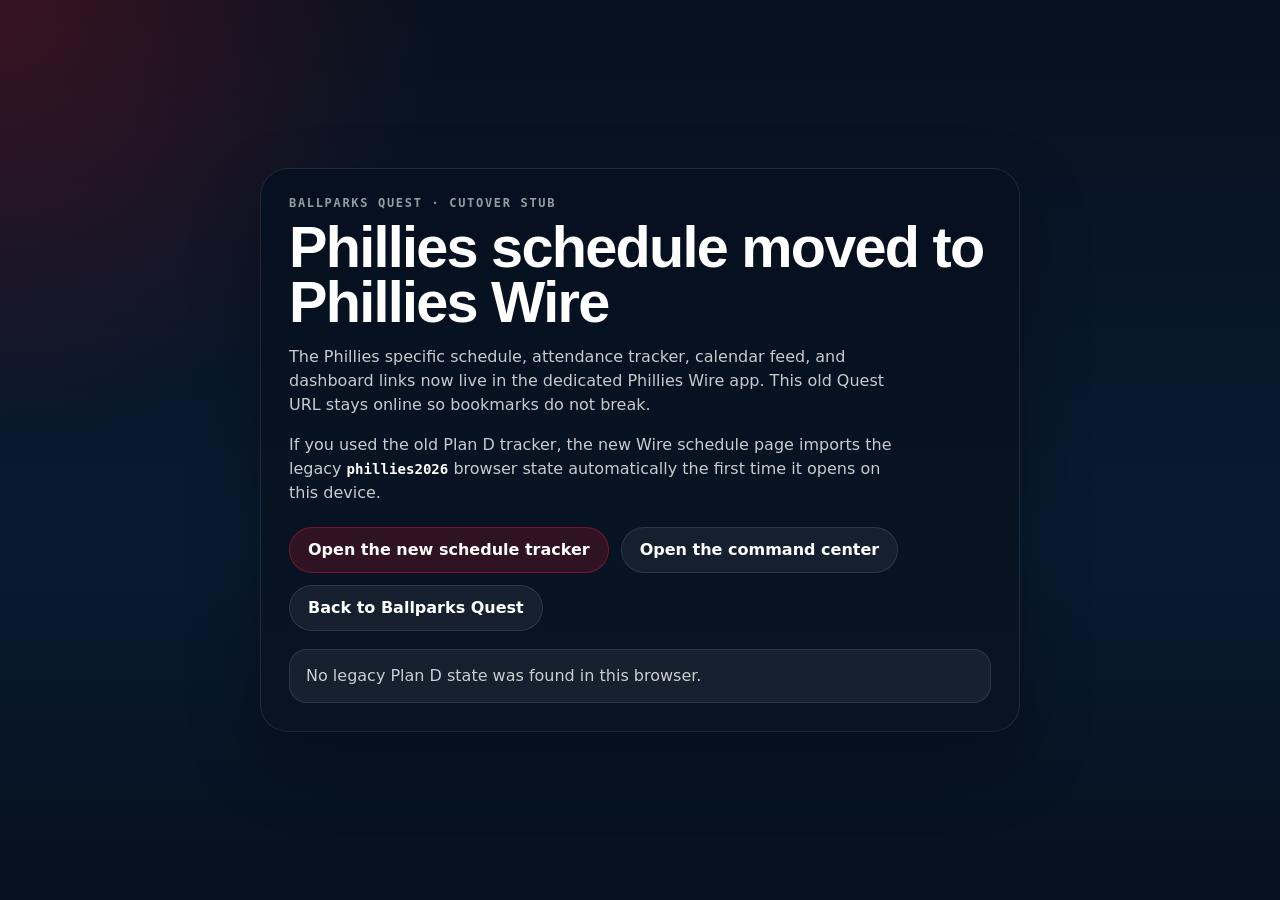
<file: phillies-2026-schedule.html>
<!doctype html>
<html lang="en-US">
<head>
  <meta charset="utf-8" />
  <meta name="viewport" content="width=device-width, initial-scale=1" />
  <meta name="theme-color" content="#0b1d33" />
  <title>Phillies Schedule Moved</title>
  <style>
    :root {
      color-scheme: dark;
      --bg: #07111f;
      --surface: rgba(255, 255, 255, 0.06);
      --surface-strong: rgba(255, 255, 255, 0.1);
      --border: rgba(255, 255, 255, 0.1);
      --copy: rgba(255, 255, 255, 0.78);
      --copy-quiet: rgba(255, 255, 255, 0.58);
      --accent: #e81828;
    }
    * { box-sizing: border-box; }
    body {
      margin: 0;
      min-height: 100vh;
      display: grid;
      place-items: center;
      padding: 24px;
      background:
        radial-gradient(circle at top left, rgba(232, 24, 40, 0.22), transparent 28%),
        linear-gradient(180deg, #07111f, #091a30 60%, #06111f);
      color: #fff;
      font: 500 16px/1.5 Inter, ui-sans-serif, system-ui, sans-serif;
    }
    .card {
      width: min(760px, 100%);
      border: 1px solid var(--border);
      border-radius: 28px;
      padding: 28px;
      background: linear-gradient(180deg, rgba(6, 16, 31, 0.92), rgba(8, 19, 35, 0.84));
      box-shadow: 0 30px 70px rgba(0, 0, 0, 0.3);
    }
    .eyebrow {
      color: var(--copy-quiet);
      text-transform: uppercase;
      letter-spacing: 0.14em;
      font: 700 12px/1.1 "IBM Plex Mono", ui-monospace, monospace;
    }
    h1 {
      margin: 10px 0 0;
      font: 800 clamp(2rem, 6vw, 3.6rem)/0.94 "Barlow Condensed", Impact, sans-serif;
      letter-spacing: -0.03em;
    }
    p {
      color: var(--copy);
      max-width: 60ch;
    }
    .actions {
      display: flex;
      flex-wrap: wrap;
      gap: 12px;
      margin-top: 22px;
    }
    .btn {
      display: inline-flex;
      align-items: center;
      justify-content: center;
      min-height: 46px;
      padding: 0 18px;
      border-radius: 999px;
      text-decoration: none;
      border: 1px solid var(--border);
      background: var(--surface);
      color: #fff;
      font-weight: 700;
    }
    .btn-primary {
      background: rgba(232, 24, 40, 0.18);
      border-color: rgba(232, 24, 40, 0.4);
    }
    .status {
      margin-top: 18px;
      padding: 14px 16px;
      border-radius: 18px;
      background: var(--surface);
      border: 1px solid var(--border);
      color: var(--copy);
    }
    code {
      font: 700 0.88rem/1.1 "IBM Plex Mono", ui-monospace, monospace;
      color: #fff;
    }
  </style>
</head>
<body>
  <main class="card">
    <div class="eyebrow">Ballparks Quest · Cutover Stub</div>
    <h1>Phillies schedule moved to Phillies Wire</h1>
    <p>The Phillies specific schedule, attendance tracker, calendar feed, and dashboard links now live in the dedicated Phillies Wire app. This old Quest URL stays online so bookmarks do not break.</p>
    <p>If you used the old Plan D tracker, the new Wire schedule page imports the legacy <code>phillies2026</code> browser state automatically the first time it opens on this device.</p>
    <div class="actions">
      <a class="btn btn-primary" href="https://davehomeassist.github.io/phillies-wire/schedule/">Open the new schedule tracker</a>
      <a class="btn" href="https://davehomeassist.github.io/phillies-wire/dashboard/">Open the command center</a>
      <a class="btn" href="https://davehomeassist.github.io/mlb-ballparks-quest/">Back to Ballparks Quest</a>
    </div>
    <div class="status" id="legacy-status">Checking this browser for legacy Plan D state…</div>
  </main>
  <script>
    (function () {
      var host = document.getElementById("legacy-status");
      try {
        var raw = localStorage.getItem("phillies2026");
        if (!raw) {
          host.textContent = "No legacy Plan D state was found in this browser.";
          return;
        }
        var parsed = JSON.parse(raw);
        var attended = parsed && parsed.attended ? Object.keys(parsed.attended).filter(function (key) { return parsed.attended[key]; }).length : 0;
        var noted = parsed && parsed.notes ? Object.keys(parsed.notes).filter(function (key) { return String(parsed.notes[key] || "").trim(); }).length : 0;
        host.textContent = "Legacy Plan D state found. Attended picks: " + attended + ". Notes: " + noted + ". Open the new Wire schedule page on this browser to import it.";
      } catch (error) {
        host.textContent = "Legacy state exists but could not be parsed cleanly. The new Wire page will still try to import what it can.";
      }
    })();
  </script>
</body>
</html>
</file>
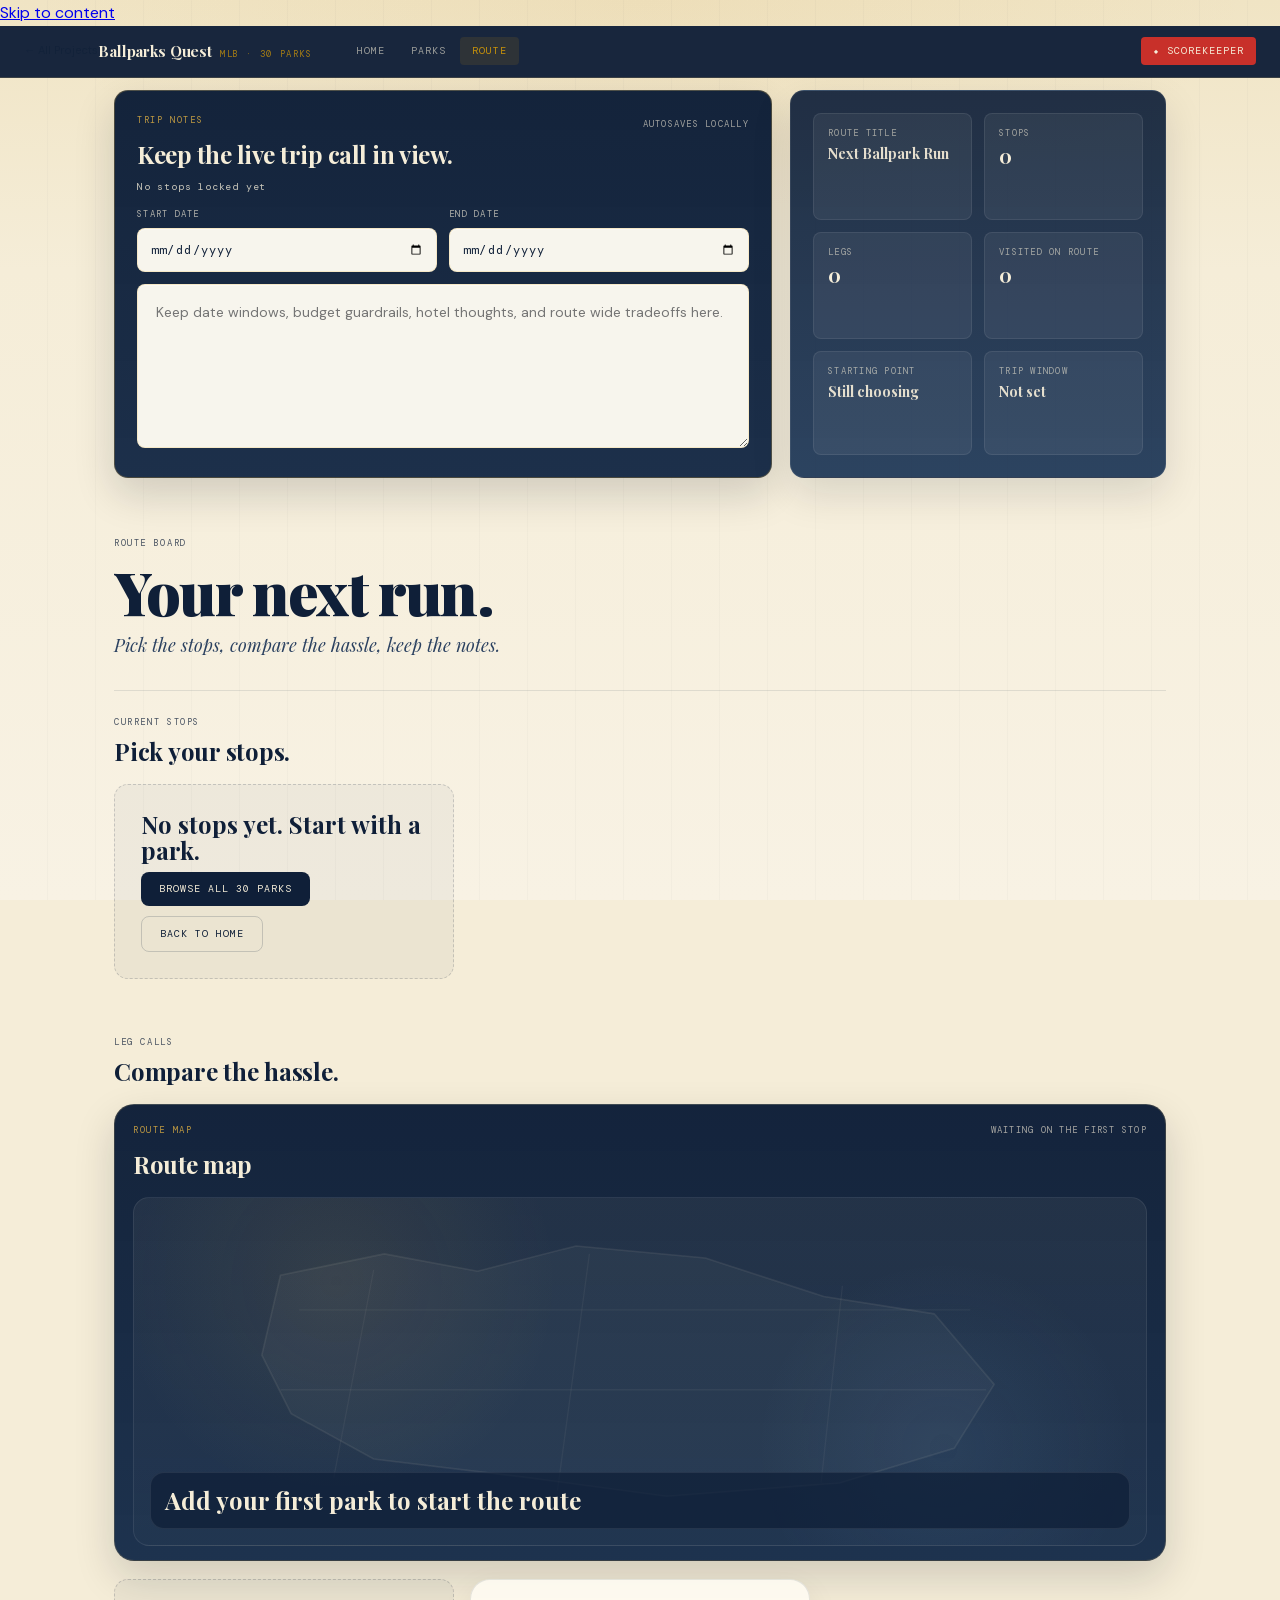
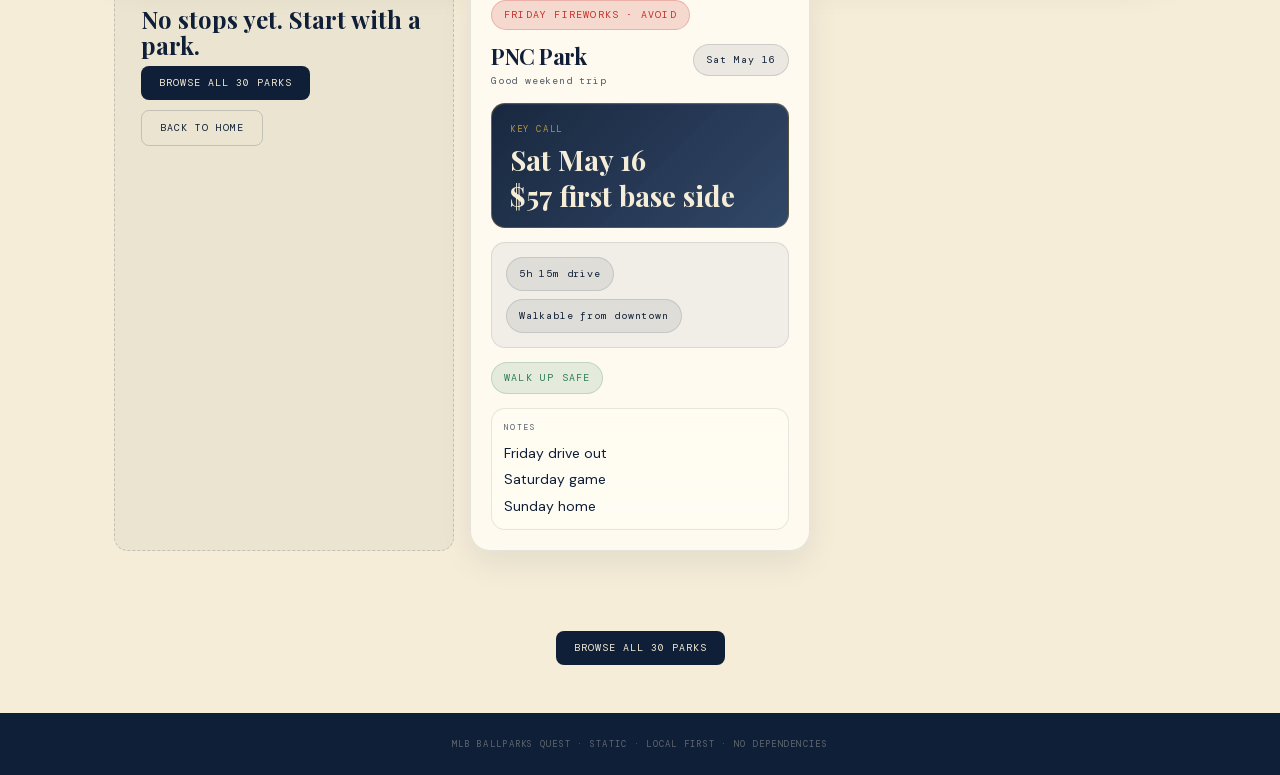
<file: route.html>
<!DOCTYPE html>
<html lang="en">
<head>
<meta charset="UTF-8">
<meta name="viewport" content="width=device-width, initial-scale=1.0">
<meta name="description" content="Plan your MLB ballpark road trip with an interactive route planner, trip notes, and driving distances.">
<title>MLB Ballparks Quest · Route</title>
<link rel="manifest" href="manifest.json">
<link rel="icon" type="image/png" sizes="192x192" href="icons/icon-192.png">
<link rel="apple-touch-icon" href="icons/icon-192.png">
<meta name="theme-color" content="#0F1F38">
<link rel="stylesheet" href="shared.css">
<link rel="stylesheet" href="route.css">
</head>
<body>
<a href="#main" class="skip-link">Skip to content</a>

<nav class="site-nav" aria-label="Primary">
  <a href="https://davehomeassist.github.io/" class="nav-back">&larr; All Projects</a>
  <a href="index.html" class="nav-brand">
    <span class="nav-brand-name">Ballparks Quest</span>
    <span class="nav-brand-mark">MLB · 30 Parks</span>
  </a>
  <div class="nav-links">
    <a href="index.html" class="nav-link">Home</a>
    <a href="parks.html" class="nav-link">Parks</a>
    <a href="route.html" class="nav-link is-active">Route</a>
    <a href="scorekeeper.html" class="nav-link nav-cta">⬥ Scorekeeper</a>
  </div>
</nav>

<main class="page-wrap" id="main">
  <section class="route-planning-deck fade-up">
    <div class="route-planning-grid">
      <section class="trip-notes-card fade-up fade-up-1">
        <div class="trip-notes-head">
          <div>
            <div class="section-label trip-notes-label">Trip notes</div>
            <h2 class="trip-notes-title">Keep the live trip call in view.</h2>
            <p class="trip-notes-context" id="tripNotesContext"></p>
          </div>
          <div class="trip-notes-kicker">Autosaves locally</div>
        </div>
        <div class="trip-window-grid">
          <label class="trip-window-field" for="tripStartDate">
            <span class="trip-window-label">Start date</span>
            <input type="date" id="tripStartDate" class="trip-window-input">
          </label>
          <label class="trip-window-field" for="tripEndDate">
            <span class="trip-window-label">End date</span>
            <input type="date" id="tripEndDate" class="trip-window-input">
          </label>
        </div>
        <textarea id="tripScratchpad" class="trip-notes-input" placeholder="Keep date windows, budget guardrails, hotel thoughts, and route wide tradeoffs here."></textarea>
      </section>

      <section class="route-summary-card fade-up fade-up-2" id="tripSummaryCard"></section>
    </div>
  </section>

  <header class="route-hero fade-up">
    <div class="section-label route-hero-label">Route board</div>
    <h1 class="route-hero-headline">Your next run.</h1>
    <p class="route-hero-sub">Pick the stops, compare the hassle, keep the notes.</p>
  </header>

  <section class="route-stops-block">
    <div class="section-label fade-up fade-up-2">Current stops</div>
    <h2 class="section-title fade-up fade-up-2 route-section-title">Pick your stops.</h2>
    <div class="route-grid" id="routeGrid"></div>
  </section>

  <section class="route-legs-block">
    <div class="section-label fade-up">Leg calls</div>
    <h2 class="section-title fade-up route-section-title">Compare the hassle.</h2>
    <section class="route-map-panel fade-up fade-up-1" id="routeMapPanel"></section>
    <div class="logistics-grid" id="logisticsGrid"></div>
  </section>

  <div class="route-footer-cta">
    <a href="parks.html" class="btn btn-browse">Browse all 30 parks</a>
  </div>
</main>

<footer class="route-footer">
  <p class="route-footer-copy">MLB Ballparks Quest · Static · Local first · No dependencies</p>
</footer>

<script src="shared/js/core/config.js"></script>
<script src="config.js"></script>
<script src="shared/js/core/storage.js"></script>
<script src="storage.js"></script>
<script src="shared/js/core/utils.js"></script>
<script src="utils.js"></script>
<script src="data.js"></script>
<script src="logos.js"></script>
<script src="schedule.js"></script>
<script src="shared/js/core/device.js"></script>
<script src="device.js"></script>
<script src="app.js"></script>
<script src="route.js"></script>
</body>
</html>
</file>
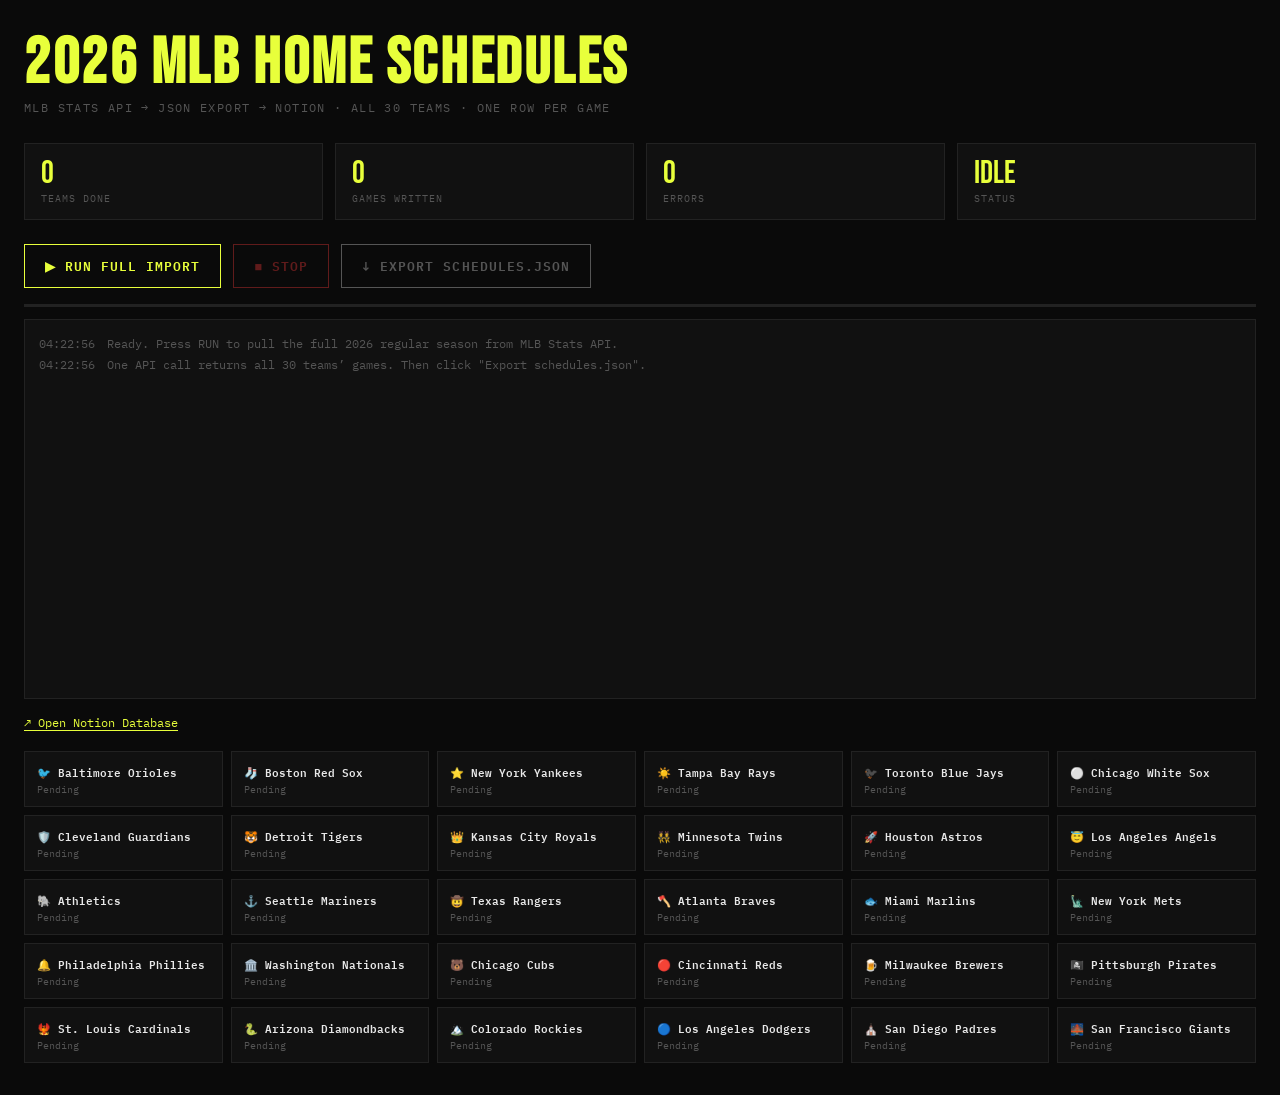
<file: schedule-import.html>
<!DOCTYPE html>
<html lang="en">
<head>
<meta charset="UTF-8">
<meta name="viewport" content="width=device-width, initial-scale=1.0">
<title>2026 MLB Home Schedule → Notion</title>
<style>
  @import url('https://fonts.googleapis.com/css2?family=Bebas+Neue&family=IBM+Plex+Mono:wght@400;600&family=IBM+Plex+Sans:wght@300;400;600&display=swap');

  :root {
    --bg: #0a0a0a;
    --surface: #111;
    --border: #222;
    --accent: #e8ff3b;
    --red: #ff3b3b;
    --green: #3bff8a;
    --text: #e8e8e8;
    --muted: #555;
  }

  * { box-sizing: border-box; margin: 0; padding: 0; }

  body {
    background: var(--bg);
    color: var(--text);
    font-family: 'IBM Plex Sans', sans-serif;
    min-height: 100vh;
    padding: 32px 24px;
  }

  h1 {
    font-family: 'Bebas Neue', sans-serif;
    font-size: clamp(2.4rem, 5vw, 4rem);
    letter-spacing: 0.04em;
    color: var(--accent);
    line-height: 1;
    margin-bottom: 4px;
  }

  .subtitle {
    font-family: 'IBM Plex Mono', monospace;
    font-size: 0.72rem;
    color: var(--muted);
    letter-spacing: 0.12em;
    text-transform: uppercase;
    margin-bottom: 28px;
  }

  .controls {
    display: flex;
    gap: 12px;
    margin-bottom: 16px;
    flex-wrap: wrap;
    align-items: center;
  }

  button {
    font-family: 'IBM Plex Mono', monospace;
    font-size: 0.8rem;
    font-weight: 600;
    letter-spacing: 0.08em;
    text-transform: uppercase;
    padding: 10px 20px;
    border: 1.5px solid var(--accent);
    background: transparent;
    color: var(--accent);
    cursor: pointer;
    transition: all 0.15s;
  }

  button:hover:not(:disabled) {
    background: var(--accent);
    color: var(--bg);
  }

  button:disabled {
    opacity: 0.35;
    cursor: not-allowed;
  }

  button.danger {
    border-color: var(--red);
    color: var(--red);
  }
  button.danger:hover:not(:disabled) {
    background: var(--red);
    color: #fff;
  }

  button.secondary {
    border-color: var(--muted);
    color: var(--muted);
  }
  button.secondary:hover:not(:disabled) {
    border-color: var(--text);
    color: var(--text);
  }

  .stats-row {
    display: grid;
    grid-template-columns: repeat(auto-fit, minmax(140px, 1fr));
    gap: 12px;
    margin-bottom: 24px;
  }

  .stat {
    background: var(--surface);
    border: 1px solid var(--border);
    padding: 14px 16px;
  }

  .stat-val {
    font-family: 'Bebas Neue', sans-serif;
    font-size: 2rem;
    color: var(--accent);
    line-height: 1;
  }

  .stat-label {
    font-family: 'IBM Plex Mono', monospace;
    font-size: 0.62rem;
    color: var(--muted);
    text-transform: uppercase;
    letter-spacing: 0.1em;
    margin-top: 2px;
  }

  .log-container {
    background: var(--surface);
    border: 1px solid var(--border);
    height: 380px;
    overflow-y: auto;
    padding: 14px;
    font-family: 'IBM Plex Mono', monospace;
    font-size: 0.72rem;
    line-height: 1.8;
  }

  .log-line { display: flex; gap: 12px; }
  .log-time { color: var(--muted); flex-shrink: 0; }
  .log-msg.ok { color: var(--green); }
  .log-msg.err { color: var(--red); }
  .log-msg.info { color: var(--text); }
  .log-msg.dim { color: var(--muted); }
  .log-msg.warn { color: #ffaa33; }

  .progress-bar {
    height: 3px;
    background: var(--border);
    margin: 12px 0;
  }

  .progress-fill {
    height: 100%;
    background: var(--accent);
    width: 0%;
    transition: width 0.3s;
  }

  .team-grid {
    display: grid;
    grid-template-columns: repeat(auto-fill, minmax(180px, 1fr));
    gap: 8px;
    margin-top: 20px;
  }

  .team-card {
    background: var(--surface);
    border: 1px solid var(--border);
    padding: 10px 12px;
    font-size: 0.72rem;
  }

  .team-card .tname {
    font-family: 'IBM Plex Mono', monospace;
    font-weight: 600;
    font-size: 0.7rem;
    color: var(--text);
    margin-bottom: 2px;
    white-space: nowrap;
    overflow: hidden;
    text-overflow: ellipsis;
  }

  .team-card .tstatus {
    font-family: 'IBM Plex Mono', monospace;
    font-size: 0.62rem;
    color: var(--muted);
  }

  .team-card.done { border-color: #3bff8a44; }
  .team-card.done .tstatus { color: var(--green); }
  .team-card.active { border-color: var(--accent); }
  .team-card.active .tstatus { color: var(--accent); }
  .team-card.error { border-color: #ff3b3b44; }
  .team-card.error .tstatus { color: var(--red); }

  .notion-link {
    font-family: 'IBM Plex Mono', monospace;
    font-size: 0.72rem;
    color: var(--accent);
    text-decoration: none;
    border-bottom: 1px solid var(--accent);
    margin-top: 16px;
    display: inline-block;
  }
@media(prefers-reduced-motion:reduce){*,*::before,*::after{animation-duration:.01ms!important;animation-iteration-count:1!important;transition-duration:.01ms!important;scroll-behavior:auto!important}}
</style>
</head>
<body>

<h1>2026 MLB Home Schedules</h1>
<div class="subtitle">MLB Stats API → JSON export → Notion · All 30 Teams · One Row Per Game</div>

<div class="stats-row">
  <div class="stat"><div class="stat-val" id="s-teams">0</div><div class="stat-label">Teams Done</div></div>
  <div class="stat"><div class="stat-val" id="s-games">0</div><div class="stat-label">Games Written</div></div>
  <div class="stat"><div class="stat-val" id="s-errors">0</div><div class="stat-label">Errors</div></div>
  <div class="stat"><div class="stat-val" id="s-status">IDLE</div><div class="stat-label">Status</div></div>
</div>

<div class="controls">
  <button id="btn-run" onclick="runImport()">▶ Run Full Import</button>
  <button id="btn-stop" class="danger" onclick="stopImport()" disabled>■ Stop</button>
  <button class="secondary" onclick="exportLocalJSON()">↓ Export schedules.json</button>
</div>

<div class="progress-bar"><div class="progress-fill" id="prog"></div></div>

<div class="log-container" id="log"></div>

<a class="notion-link" href="https://www.notion.so/81502c83ace04301906091ab238ce2c3?v=34b49817e0ea4f4e8ad0b2c83839fd6f" target="_blank">↗ Open Notion Database</a>

<div class="team-grid" id="team-grid"></div>

<script>
// ═══ TARGET: The populated 2026 MLB Home Game Schedules database ═══
const NOTION_DB_ID = '81502c83ace04301906091ab238ce2c3';
const NOTION_DS_ID = '5af5dfbb-1aa7-494d-b5b7-86e8c6879185';

// teamId matches MLB Stats API /api/v1/teams (sportId=1).
const TEAMS = [
  { id: 110, abbr: 'bal', name: 'Baltimore Orioles', emoji: '🐦', div: 'AL East' },
  { id: 111, abbr: 'bos', name: 'Boston Red Sox', emoji: '🧦', div: 'AL East' },
  { id: 147, abbr: 'nyy', name: 'New York Yankees', emoji: '⭐', div: 'AL East' },
  { id: 139, abbr: 'tb',  name: 'Tampa Bay Rays', emoji: '☀️', div: 'AL East' },
  { id: 141, abbr: 'tor', name: 'Toronto Blue Jays', emoji: '🐦‍⬛', div: 'AL East' },
  { id: 145, abbr: 'chw', name: 'Chicago White Sox', emoji: '⚪', div: 'AL Central' },
  { id: 114, abbr: 'cle', name: 'Cleveland Guardians', emoji: '🛡️', div: 'AL Central' },
  { id: 116, abbr: 'det', name: 'Detroit Tigers', emoji: '🐯', div: 'AL Central' },
  { id: 118, abbr: 'kc',  name: 'Kansas City Royals', emoji: '👑', div: 'AL Central' },
  { id: 142, abbr: 'min', name: 'Minnesota Twins', emoji: '👯', div: 'AL Central' },
  { id: 117, abbr: 'hou', name: 'Houston Astros', emoji: '🚀', div: 'AL West' },
  { id: 108, abbr: 'laa', name: 'Los Angeles Angels', emoji: '😇', div: 'AL West' },
  { id: 133, abbr: 'oak', name: 'Athletics', emoji: '🐘', div: 'AL West' },
  { id: 136, abbr: 'sea', name: 'Seattle Mariners', emoji: '⚓', div: 'AL West' },
  { id: 140, abbr: 'tex', name: 'Texas Rangers', emoji: '🤠', div: 'AL West' },
  { id: 144, abbr: 'atl', name: 'Atlanta Braves', emoji: '🪓', div: 'NL East' },
  { id: 146, abbr: 'mia', name: 'Miami Marlins', emoji: '🐟', div: 'NL East' },
  { id: 121, abbr: 'nym', name: 'New York Mets', emoji: '🗽', div: 'NL East' },
  { id: 143, abbr: 'phi', name: 'Philadelphia Phillies', emoji: '🔔', div: 'NL East' },
  { id: 120, abbr: 'was', name: 'Washington Nationals', emoji: '🏛️', div: 'NL East' },
  { id: 112, abbr: 'chc', name: 'Chicago Cubs', emoji: '🐻', div: 'NL Central' },
  { id: 113, abbr: 'cin', name: 'Cincinnati Reds', emoji: '🔴', div: 'NL Central' },
  { id: 158, abbr: 'mil', name: 'Milwaukee Brewers', emoji: '🍺', div: 'NL Central' },
  { id: 134, abbr: 'pit', name: 'Pittsburgh Pirates', emoji: '🏴‍☠️', div: 'NL Central' },
  { id: 138, abbr: 'stl', name: 'St. Louis Cardinals', emoji: '🐦‍🔥', div: 'NL Central' },
  { id: 109, abbr: 'ari', name: 'Arizona Diamondbacks', emoji: '🐍', div: 'NL West' },
  { id: 115, abbr: 'col', name: 'Colorado Rockies', emoji: '🏔️', div: 'NL West' },
  { id: 119, abbr: 'lad', name: 'Los Angeles Dodgers', emoji: '🔵', div: 'NL West' },
  { id: 135, abbr: 'sd',  name: 'San Diego Padres', emoji: '⛪', div: 'NL West' },
  { id: 137, abbr: 'sf',  name: 'San Francisco Giants', emoji: '🌉', div: 'NL West' },
];

const SPECIAL = {
  '2026-04-15': 'Jackie Robinson Day',
  '2026-06-02': 'Lou Gehrig Day',
  '2026-07-14': 'All-Star Game',
  '2026-09-15': 'Roberto Clemente Day',
};

let running = false;
let stopFlag = false;
let totalGames = 0;
let totalErrors = 0;
let teamsDone = 0;
let allFetchedGames = [];

const teamStatus = {};
TEAMS.forEach(t => teamStatus[t.abbr] = { state: 'pending', games: 0 });

const grid = document.getElementById('team-grid');
TEAMS.forEach(t => {
  const card = document.createElement('div');
  card.className = 'team-card';
  card.id = `card-${t.abbr}`;
  card.innerHTML = `<div class="tname">${t.emoji} ${t.name}</div><div class="tstatus" id="st-${t.abbr}">Pending</div>`;
  grid.appendChild(card);
});

function log(msg, type='info') {
  const el = document.getElementById('log');
  const now = new Date().toLocaleTimeString('en-US',{hour12:false,hour:'2-digit',minute:'2-digit',second:'2-digit'});
  el.innerHTML += `<div class="log-line"><span class="log-time">${now}</span><span class="log-msg ${type}">${msg}</span></div>`;
  el.scrollTop = el.scrollHeight;
}

function setStatus(s) { document.getElementById('s-status').textContent = s; }
function setTeamState(abbr, state, games) {
  const card = document.getElementById(`card-${abbr}`);
  const st = document.getElementById(`st-${abbr}`);
  card.className = `team-card ${state}`;
  if (state === 'done') st.textContent = `✓ ${games} games`;
  else if (state === 'active') st.textContent = 'Fetching...';
  else if (state === 'error') st.textContent = 'Error';
  else st.textContent = 'Pending';
}

function updateProgress() {
  document.getElementById('s-teams').textContent = teamsDone;
  document.getElementById('s-games').textContent = totalGames;
  document.getElementById('s-errors').textContent = totalErrors;
  document.getElementById('prog').style.width = `${(teamsDone/30)*100}%`;
}

// Fetches the full 2026 regular-season league schedule in one call.
// MLB Stats API returns a dates[] array with nested games[]; each game has a
// home team we care about and an away team we treat as the opponent.
async function fetchAllHomeGames() {
  const url = 'https://statsapi.mlb.com/api/v1/schedule?sportId=1&season=2026&gameType=R';
  const response = await fetch(url);
  if (!response.ok) {
    const body = await response.text();
    throw new Error(`MLB Stats API ${response.status}: ${body.slice(0, 200)}`);
  }
  const data = await response.json();
  const games = [];
  for (const d of (data.dates || [])) {
    for (const g of (d.games || [])) {
      if (g.status?.detailedState === 'Cancelled') continue;
      games.push(g);
    }
  }
  return games;
}

function formatEtTime(gameDateIso, startTimeTBD) {
  if (startTimeTBD) return 'TBD';
  if (!gameDateIso) return 'TBD';
  try {
    const dt = new Date(gameDateIso);
    if (Number.isNaN(dt.getTime())) return 'TBD';
    return dt.toLocaleTimeString('en-US', {
      hour: 'numeric',
      minute: '2-digit',
      hour12: true,
      timeZone: 'America/New_York',
    });
  } catch (_e) {
    return 'TBD';
  }
}

function formatEtDayOfWeek(officialDate) {
  if (!officialDate) return '';
  // Noon on the ET-nominal date avoids rollover edge cases.
  const dt = new Date(`${officialDate}T12:00:00-04:00`);
  return dt.toLocaleDateString('en-US', {
    weekday: 'short',
    timeZone: 'America/New_York',
  });
}

// Notion write is intentionally not here. This tool exports a JSON file;
// a separate import step (Claude Code's Notion MCP, or the Notion API
// directly) loads the rows into the target database.

async function runImport() {
  if (running) return;
  running = true;
  stopFlag = false;
  totalGames = 0;
  totalErrors = 0;
  teamsDone = 0;
  allFetchedGames = [];

  document.getElementById('btn-run').disabled = true;
  document.getElementById('btn-stop').disabled = false;
  document.getElementById('log').innerHTML = '';
  setStatus('RUNNING');

  log('Starting 2026 MLB Home Schedule import', 'info');
  log(`Target Notion DB: ${NOTION_DB_ID}`, 'dim');
  log(`Data source: ${NOTION_DS_ID}`, 'dim');
  log('Fetching full 2026 regular season from MLB Stats API...', 'info');

  let apiGames = [];
  try {
    apiGames = await fetchAllHomeGames();
    log(`✓ MLB Stats API returned ${apiGames.length} games league-wide`, 'ok');
  } catch (err) {
    log(`✗ ${err.message}`, 'err');
    setStatus('API ERROR');
    running = false;
    document.getElementById('btn-run').disabled = false;
    document.getElementById('btn-stop').disabled = true;
    return;
  }

  const byTeamId = new Map();
  for (const team of TEAMS) byTeamId.set(team.id, { team, rows: [] });

  let unknownTeamGames = 0;
  for (const g of apiGames) {
    if (stopFlag) break;

    const homeId = g.teams?.home?.team?.id;
    const awayName = g.teams?.away?.team?.name;
    const bucket = byTeamId.get(homeId);
    if (!bucket) {
      unknownTeamGames++;
      continue;
    }

    const row = {
      team: bucket.team.name,
      teamAbbr: bucket.team.abbr,
      teamEmoji: bucket.team.emoji,
      teamId: bucket.team.id,
      division: bucket.team.div,
      date: g.officialDate,
      day: formatEtDayOfWeek(g.officialDate),
      opponent: awayName,
      time: formatEtTime(g.gameDate, g.status?.startTimeTBD),
      doubleHeader: g.doubleHeader === 'Y' || g.doubleHeader === 'S',
      gamePk: g.gamePk,
      specialEvent: SPECIAL[g.officialDate] || null,
    };
    bucket.rows.push(row);
  }

  if (stopFlag) {
    log('Import stopped by user.', 'warn');
  } else {
    if (unknownTeamGames > 0) {
      log(`Ignored ${unknownTeamGames} game(s) with unmapped home-team IDs`, 'warn');
      totalErrors += unknownTeamGames;
    }
    for (const team of TEAMS) {
      const rows = byTeamId.get(team.id).rows;
      setTeamState(team.abbr, rows.length > 0 ? 'done' : 'error', rows.length);
      if (rows.length === 0) totalErrors++;
      allFetchedGames.push(...rows);
      totalGames += rows.length;
      teamsDone++;
      updateProgress();
    }
  }

  running = false;
  stopFlag = false;
  document.getElementById('btn-run').disabled = false;
  document.getElementById('btn-stop').disabled = true;
  setStatus(totalErrors > 0 ? 'DONE w/ ERR' : 'COMPLETE');

  log('━━━━━━━━━━━━━━━━━━━━━━━━━━━━━━', 'dim');
  log(`${teamsDone}/30 teams · ${totalGames} games collected · ${totalErrors} errors`, totalErrors > 0 ? 'warn' : 'ok');
  if (allFetchedGames.length > 0) {
    log(`Click "Export schedules.json" to download all ${allFetchedGames.length} games.`, 'ok');
  }
}

function stopImport() {
  stopFlag = true;
  log('Stop requested...', 'warn');
  document.getElementById('btn-stop').disabled = true;
}

function exportLocalJSON() {
  if (allFetchedGames.length === 0) {
    log('No games fetched yet. Run the import first, or this exports from the current session.', 'warn');
    return;
  }
  const payload = {
    updated: new Date().toISOString().slice(0, 10),
    source: 'MLB Stats API',
    sourceUrl: 'https://statsapi.mlb.com/api/v1/schedule?sportId=1&season=2026&gameType=R',
    notionDbId: NOTION_DB_ID,
    totalGames: allFetchedGames.length,
    games: allFetchedGames.sort((a, b) => a.date.localeCompare(b.date) || a.team.localeCompare(b.team))
  };
  const blob = new Blob([JSON.stringify(payload, null, 2)], { type: 'application/json' });
  const url = URL.createObjectURL(blob);
  const a = document.createElement('a');
  a.href = url;
  a.download = `mlb-2026-home-schedules-${payload.updated}.json`;
  a.click();
  URL.revokeObjectURL(url);
  log(`Exported ${allFetchedGames.length} games to schedules JSON`, 'ok');
}

log('Ready. Press RUN to pull the full 2026 regular season from MLB Stats API.', 'dim');
log('One API call returns all 30 teams’ games. Then click "Export schedules.json".', 'dim');
</script>
</body>
</html>
</file>
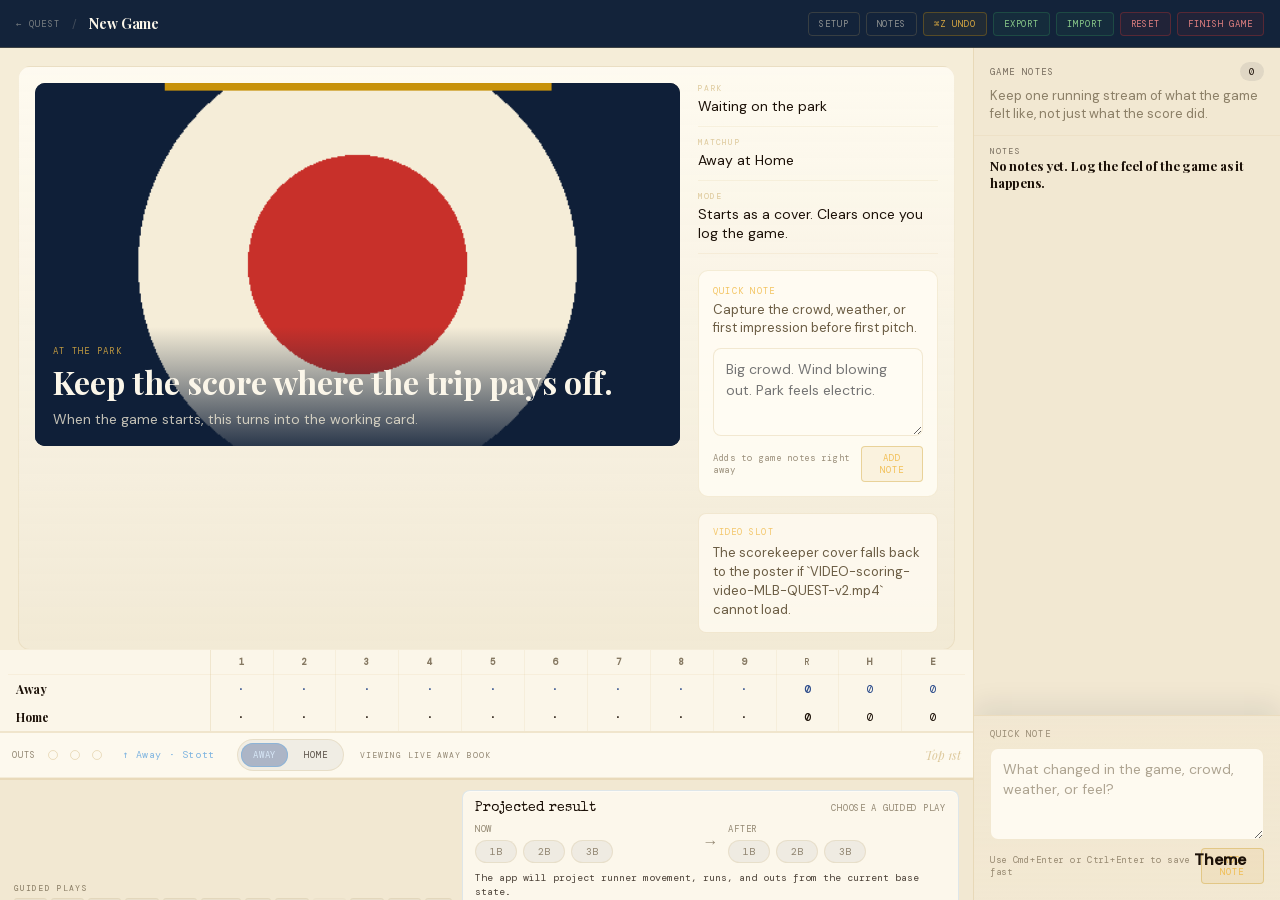
<file: scorekeeper.html>
<!DOCTYPE html>
<html lang="en">
<head>
<meta charset="UTF-8">
<meta name="viewport" content="width=device-width, initial-scale=1.0">
<meta name="description" content="Score live MLB games with a classic scorecard grid, pitch tracking, and game-by-game history.">
<title>MLB Ballparks Quest · Scorekeeper</title>
<link rel="manifest" href="manifest.json">
<link rel="icon" type="image/png" sizes="192x192" href="icons/icon-192.png">
<link rel="apple-touch-icon" href="icons/icon-192.png">
<meta name="theme-color" content="#0F1F38">
<style>
/* ═══════════════════════════════════════════
   SCOREKEEPER · CENTERPIECE LAYOUT
   The grid is the hero. Everything serves it.
═══════════════════════════════════════════ */

@font-face {
  font-family: 'Playfair Display';
  font-style: normal;
  font-weight: 700;
  font-display: swap;
  src: url('fonts/playfair-display-700.woff2') format('woff2');
}

@font-face {
  font-family: 'Playfair Display';
  font-style: italic;
  font-weight: 400;
  font-display: swap;
  src: url('fonts/playfair-display-italic-400.woff2') format('woff2');
}

@font-face {
  font-family: 'DM Mono';
  font-style: normal;
  font-weight: 400;
  font-display: swap;
  src: url('fonts/dm-mono-400.woff2') format('woff2');
}

@font-face {
  font-family: 'DM Mono';
  font-style: normal;
  font-weight: 500;
  font-display: swap;
  src: url('fonts/dm-mono-500.woff2') format('woff2');
}

@font-face {
  font-family: 'DM Sans';
  font-style: normal;
  font-weight: 300;
  font-display: swap;
  src: url('fonts/dm-sans-300.woff2') format('woff2');
}

@font-face {
  font-family: 'DM Sans';
  font-style: normal;
  font-weight: 400;
  font-display: swap;
  src: url('fonts/dm-sans-400.woff2') format('woff2');
}

@font-face {
  font-family: 'DM Sans';
  font-style: normal;
  font-weight: 500;
  font-display: swap;
  src: url('fonts/dm-sans-500.woff2') format('woff2');
}

@font-face {
  font-family: 'Special Elite';
  font-style: normal;
  font-weight: 400;
  font-display: swap;
  src: url('fonts/special-elite-400.woff2') format('woff2');
}

:root {
  /* Page */
  --bg:            #F5EDD8;
  --bg-mid:        #FBF6E9;

  /* Scorecard */
  --sc-cream:      #FBF6E9;
  --sc-pebble:     #F0E8D4;
  --sc-line:       #C9BA9B;
  --sc-ink:        #1C1108;
  --sc-ink-faded:  #6B5D44;
  --sc-pencil:     #2A4A8A;
  --sc-red:        #B03030;
  --sc-gold:       #C8920A;

  /* Team accent — overridden by theme switcher */
  --team-primary:  #E81828;
  --team-secondary:#002D72;

  /* Cell */
  --cell-size:     92px;
  --lineup-w:      172px;
  --totals-w:      58px;

  /* Fonts */
  --f-score:  'Special Elite', cursive;
  --f-display:'Playfair Display', serif;
  --f-mono:   'DM Mono', monospace;
  --f-body:   'DM Sans', sans-serif;
}

/* ─── Theme accent overrides ──────────── */
:root[data-theme="phillies"] { --team-primary:#E81828; --team-secondary:#002D72; --sc-gold:#C8920A; }
:root[data-theme="yankees"]  { --team-primary:#132448; --team-secondary:#C9A24B; --sc-gold:#C9A24B; --sc-pencil:#132448; }
:root[data-theme="dodgers"]  { --team-primary:#005A9C; --team-secondary:#EF3E42; --sc-gold:#D9A64A; --sc-pencil:#005A9C; }
:root[data-theme="cubs"]     { --team-primary:#0E3386; --team-secondary:#CC3433; --sc-gold:#D4AD55; --sc-pencil:#0E3386; }
:root[data-theme="mets"]     { --team-primary:#002D72; --team-secondary:#FF5910; --sc-gold:#D8AB4F; --sc-pencil:#002D72; }

*, *::before, *::after { box-sizing: border-box; margin: 0; padding: 0; }
html { height: 100%; }

body {
  font-family: var(--f-body);
  background: var(--bg);
  color: var(--sc-ink);
  height: 100%;
  overflow: hidden;
  display: flex;
  flex-direction: column;
}

/* ─── Layout shell ──────────────────────── */
/* desktop: [card | notes-panel]
             [input-bar            ]
   ipad:   [card full-width]
             [input-drawer]
             notes = slide-in
   mobile: single column scroll
*/

.sk-nav {
  background: rgba(15,31,56,0.98);
  border-bottom: 1px solid rgba(200,168,100,0.24);
  padding: 0 16px;
  height: 48px;
  display: flex;
  align-items: center;
  gap: 12px;
  flex-shrink: 0;
  z-index: 50;
}

.sk-nav-back {
  font-family: var(--f-mono);
  font-size: 9px;
  letter-spacing: 0.14em;
  text-transform: uppercase;
  color: rgba(245,237,216,0.45);
  text-decoration: none;
  transition: color 140ms;
}
.sk-nav-back:hover { color: rgba(245,237,216,0.8); }

.sk-nav-sep { color: rgba(245,237,216,0.2); font-size: 12px; }

.sk-nav-title {
  font-family: var(--f-display);
  font-size: 14px;
  font-weight: 700;
  color: var(--sc-cream);
  letter-spacing: -0.01em;
  flex: 1;
}

.sk-nav-venue {
  font-family: var(--f-mono);
  font-size: 10px;
  color: var(--sc-gold);
  letter-spacing: 0.06em;
}

.sk-nav-actions {
  display: flex;
  gap: 6px;
  margin-left: auto;
}

.sk-btn {
  font-family: var(--f-mono);
  font-size: 9px;
  letter-spacing: 0.1em;
  text-transform: uppercase;
  padding: 5px 10px;
  border-radius: 4px;
  cursor: pointer;
  border: 1px solid rgba(200,168,100,0.2);
  background: transparent;
  color: rgba(245,237,216,0.55);
  transition: all 140ms;
}
.sk-btn:hover { color: var(--sc-cream); border-color: rgba(200,168,100,0.4); background: rgba(255,255,255,0.04); }
.sk-btn-amber {
  border-color: rgba(200,146,10,0.32);
  color: rgba(240,184,67,0.88);
  background: rgba(200,146,10,0.08);
}
.sk-btn-amber:hover {
  border-color: rgba(240,184,67,0.5);
  background: rgba(200,146,10,0.14);
}
.sk-btn-green {
  border-color: rgba(46,125,82,0.38);
  color: #8ACA8A;
  background: rgba(46,125,82,0.1);
}
.sk-btn-green:hover {
  border-color: rgba(138,202,138,0.55);
  background: rgba(46,125,82,0.16);
}
.sk-btn-red {
  border-color: rgba(184,48,48,0.36);
  color: #E08080;
  background: rgba(176,48,48,0.09);
}
.sk-btn-red:hover { color: #F1A4A4; border-color: #B03030; background: rgba(176,48,48,0.16); }

/* ─── Main area ─────────────────────────── */
.sk-main {
  flex: 1;
  display: flex;
  overflow: hidden;
  min-height: 0;
}

/* ─── Scorecard column ──────────────────── */
.sk-card-col {
  flex: 1;
  display: flex;
  flex-direction: column;
  min-width: 0;
  overflow: hidden;
}

.sk-story-shell {
  padding: 18px 18px 0;
}

.sk-story-card {
  display: grid;
  grid-template-columns: minmax(0, 1.2fr) 240px;
  gap: 18px;
  padding: 16px;
  border: 1px solid rgba(200,168,100,0.16);
  border-radius: 12px;
  background: linear-gradient(180deg, rgba(255,252,243,0.88), rgba(240,232,212,0.74));
}

.sk-story-card[hidden] {
  display: none;
}

.sk-story-media {
  position: relative;
  border-radius: 10px;
  overflow: hidden;
  min-height: 240px;
  aspect-ratio: 16 / 9;
  background:
    linear-gradient(180deg, rgba(15,31,56,0.18), rgba(15,31,56,0.5)),
    radial-gradient(circle at 15% 18%, rgba(240,184,67,0.22), transparent 28%),
    linear-gradient(135deg, rgba(15,31,56,0.88), rgba(28,26,20,0.96));
}

.sk-story-video,
.sk-story-poster {
  position: absolute;
  inset: 0;
  width: 100%;
  height: 100%;
  object-fit: cover;
  display: block;
}

.sk-story-video {
  z-index: 0;
  opacity: 0;
  transition: opacity 180ms ease;
}

.sk-story-poster {
  z-index: 0;
}

.sk-story-media.has-video .sk-story-video {
  opacity: 1;
}

.sk-story-media.has-video .sk-story-poster {
  opacity: 0;
}

.sk-story-overlay {
  position: absolute;
  inset: auto 0 0 0;
  z-index: 1;
  padding: 18px;
  background: linear-gradient(180deg, transparent, rgba(15,31,56,0.88));
}

.sk-story-kicker {
  font-family: var(--f-mono);
  font-size: 9px;
  letter-spacing: 0.14em;
  text-transform: uppercase;
  color: rgba(240,184,67,0.78);
  margin-bottom: 8px;
}

.sk-story-title {
  font-family: var(--f-display);
  font-size: clamp(22px, 2.6vw, 32px);
  font-weight: 700;
  color: var(--sc-cream);
  line-height: 1.08;
}

.sk-story-caption {
  margin-top: 10px;
  font-size: 14px;
  color: rgba(245,237,216,0.78);
  max-width: 42ch;
}

.sk-story-side {
  display: flex;
  flex-direction: column;
  justify-content: space-between;
  gap: 16px;
  min-width: 0;
}

.sk-story-meta {
  display: grid;
  gap: 10px;
}

.sk-story-meta-row {
  padding-bottom: 10px;
  border-bottom: 1px solid rgba(200,168,100,0.12);
}

.sk-story-meta-label {
  font-family: var(--f-mono);
  font-size: 8px;
  letter-spacing: 0.14em;
  text-transform: uppercase;
  color: rgba(200,168,100,0.58);
  margin-bottom: 4px;
}

.sk-story-meta-value {
  font-size: 14px;
  line-height: 1.35;
  color: var(--sc-ink);
}

.sk-story-fallback {
  padding: 12px 14px;
  border-radius: 8px;
  background: rgba(255,252,243,0.78);
  border: 1px solid rgba(200,168,100,0.22);
}

.sk-story-fallback-title {
  font-family: var(--f-mono);
  font-size: 9px;
  letter-spacing: 0.12em;
  text-transform: uppercase;
  color: rgba(240,184,67,0.76);
  margin-bottom: 6px;
}

.sk-story-fallback-text {
  font-size: 13px;
  line-height: 1.45;
  color: var(--sc-ink-faded);
}

.sk-story-quick-note {
  padding: 14px;
  border-radius: 10px;
  border: 1px solid rgba(200,168,100,0.2);
  background: rgba(255,252,243,0.9);
  display: flex;
  flex-direction: column;
  gap: 10px;
}

.sk-story-note-title {
  font-family: var(--f-mono);
  font-size: 9px;
  letter-spacing: 0.14em;
  text-transform: uppercase;
  color: rgba(240,184,67,0.82);
}

.sk-story-note-copy {
  margin-top: 4px;
  font-size: 13px;
  line-height: 1.45;
  color: var(--sc-ink-faded);
}

.sk-story-note-input {
  width: 100%;
  min-height: 88px;
  resize: vertical;
  border-radius: 8px;
  border: 1px solid rgba(200,168,100,0.24);
  background: rgba(255,252,243,0.98);
  color: var(--sc-ink);
  font-family: var(--f-body);
  font-size: 14px;
  line-height: 1.45;
  padding: 10px 12px;
  outline: none;
}

.sk-story-note-input:focus {
  border-color: rgba(200,168,100,0.44);
  box-shadow: inset 0 0 0 1px rgba(200,168,100,0.16);
}

.sk-story-note-actions {
  display: flex;
  align-items: center;
  justify-content: space-between;
  gap: 10px;
}

.sk-story-note-hint {
  font-family: var(--f-mono);
  font-size: 9px;
  letter-spacing: 0.08em;
  color: rgba(107,93,68,0.68);
}

/* ─── Notes panel ───────────────────────── */
.sk-notes-panel {
  width: clamp(280px, 24vw, 340px);
  min-width: 280px;
  flex-shrink: 0;
  background: #F2E8D2;
  border-left: 1px solid rgba(200,168,100,0.24);
  display: flex;
  flex-direction: column;
  overflow: hidden;
  min-height: 0;
}

.sk-notes-header {
  padding: 14px 16px 12px;
  border-bottom: 1px solid rgba(200,168,100,0.1);
  display: flex;
  flex-direction: column;
  gap: 6px;
}

.sk-notes-header-top {
  display: flex;
  align-items: center;
  justify-content: space-between;
  gap: 10px;
}

.sk-notes-title {
  font-family: var(--f-mono);
  font-size: 9px;
  letter-spacing: 0.16em;
  text-transform: uppercase;
  color: rgba(28,17,8,0.58);
}

.sk-notes-count {
  min-width: 24px;
  padding: 3px 7px;
  border-radius: 999px;
  background: rgba(15,31,56,0.08);
  color: var(--sc-ink);
  font-family: var(--f-mono);
  font-size: 10px;
  text-align: center;
}

.sk-notes-sub {
  font-size: 13px;
  line-height: 1.4;
  color: rgba(107,93,68,0.76);
}

.sk-notes-feed {
  flex: 1;
  overflow-y: auto;
  padding: 10px 16px 14px;
  display: flex;
  flex-direction: column;
  gap: 8px;
}

.sk-note-entry {
  display: flex;
  flex-direction: column;
  gap: 2px;
}

.sk-note-inning {
  font-family: var(--f-mono);
  font-size: 8px;
  letter-spacing: 0.12em;
  color: rgba(28,17,8,0.56);
}

.sk-note-text {
  font-family: var(--f-display);
  font-size: 13px;
  font-weight: 700;
  color: var(--sc-ink);
  line-height: 1.25;
  letter-spacing: -0.01em;
}

.sk-note-text.red { color: #E05050; }
.sk-note-text.gold { color: var(--sc-gold); }

.sk-notes-input-area {
  padding: 12px 16px 16px;
  border-top: 1px solid rgba(200,168,100,0.18);
  display: flex;
  flex-direction: column;
  gap: 8px;
  background: linear-gradient(180deg, rgba(242,232,210,0.88), rgba(242,232,210,1));
  box-shadow: 0 -12px 24px rgba(15,31,56,0.08);
}

.sk-notes-compose-label {
  font-family: var(--f-mono);
  font-size: 9px;
  letter-spacing: 0.12em;
  text-transform: uppercase;
  color: rgba(107,93,68,0.66);
}

.sk-notes-input {
  width: 100%;
  min-height: 92px;
  resize: vertical;
  background: rgba(255,252,243,0.9);
  border: 1px solid rgba(200,168,100,0.22);
  border-radius: 8px;
  color: var(--sc-ink);
  font-family: var(--f-body);
  font-size: 14px;
  line-height: 1.45;
  padding: 10px 12px;
  outline: none;
}

.sk-notes-input:focus { border-color: rgba(200,168,100,0.35); }
.sk-notes-input::placeholder { color: rgba(107,93,68,0.55); }

.sk-notes-actions {
  display: flex;
  align-items: center;
  justify-content: space-between;
  gap: 10px;
}

.sk-notes-hint {
  font-family: var(--f-mono);
  font-size: 9px;
  letter-spacing: 0.08em;
  color: rgba(107,93,68,0.68);
}

/* ─── Linescore strip ───────────────────── */
.sk-linescore-wrap {
  background: var(--bg-mid);
  border-bottom: 2px solid rgba(200,168,100,0.22);
  padding: 0 8px;
  flex-shrink: 0;
  overflow-x: auto;
}

.sk-linescore {
  border-collapse: collapse;
  min-width: 100%;
}

.sk-linescore th, .sk-linescore td {
  font-family: var(--f-mono);
  font-size: 11px;
  text-align: center;
  padding: 6px 8px;
  border-right: 1px solid rgba(200,168,100,0.1);
  min-width: 28px;
  white-space: nowrap;
}

.sk-linescore th:last-child, .sk-linescore td:last-child { border-right: none; }

.sk-linescore thead th {
  color: rgba(107,93,68,0.82);
  font-size: 9px;
  letter-spacing: 0.12em;
  border-bottom: 1px solid rgba(200,168,100,0.1);
}

.sk-linescore .ls-team {
  text-align: left;
  padding-left: 8px;
  font-family: var(--f-display);
  font-size: 12px;
  font-weight: 700;
  min-width: 90px;
  border-right: 1px solid rgba(200,168,100,0.2) !important;
}
.ls-team-logo {
  width: 18px; height: 18px;
  vertical-align: middle;
  margin-right: 4px;
  border-radius: 2px;
}

.sk-linescore .ls-rhe {
  border-left: 1px solid rgba(200,168,100,0.2) !important;
  font-weight: 500;
}

.ls-away-row td { color: #2A4A8A; }
.ls-home-row td { color: var(--sc-ink); }
.ls-away-row .ls-team,
.ls-home-row .ls-team { color: var(--sc-ink); }

/* ─── Outs + status bar ─────────────────── */
.sk-status-bar {
  display: flex;
  align-items: center;
  gap: 12px;
  padding: 6px 12px;
  background: rgba(255,252,243,0.82);
  border-bottom: 1px solid rgba(200,168,100,0.16);
  flex-shrink: 0;
}

.sk-outs-label {
  font-family: var(--f-mono);
  font-size: 9px;
  letter-spacing: 0.12em;
  text-transform: uppercase;
  color: rgba(107,93,68,0.72);
}

.sk-out-pip {
  width: 10px; height: 10px;
  border-radius: 50%;
  border: 1.5px solid rgba(200,168,100,0.35);
  background: transparent;
  transition: background 140ms, border-color 140ms;
}

.sk-out-pip.filled {
  background: var(--team-primary);
  border-color: var(--team-primary);
}

.sk-batter-info {
  margin-left: 8px;
  font-family: var(--f-mono);
  font-size: 10px;
  color: #7EB4E0;
  letter-spacing: 0.06em;
}

.sk-inning-info {
  margin-left: auto;
  font-family: var(--f-display);
  font-size: 12px;
  font-style: italic;
  color: rgba(200,168,100,0.6);
}

.sk-side-tabs {
  display: inline-flex;
  align-items: center;
  gap: 4px;
  margin-left: 10px;
  padding: 3px;
  border: 1px solid rgba(200,168,100,0.22);
  border-radius: 999px;
  background: rgba(15,31,56,0.05);
}

.sk-side-tab {
  border: none;
  background: transparent;
  color: rgba(28,17,8,0.72);
  font-family: var(--f-mono);
  font-size: 9px;
  letter-spacing: 0.1em;
  text-transform: uppercase;
  border-radius: 999px;
  padding: 6px 12px;
  cursor: pointer;
  transition: background 120ms, color 120ms, box-shadow 120ms;
}

.sk-side-tab:hover {
  color: var(--sc-ink);
}

.sk-side-tab.is-viewing {
  background: rgba(15,31,56,0.1);
  color: var(--sc-ink);
}

.sk-side-tab.is-batting {
  background: rgba(42,74,138,0.34);
  box-shadow: inset 0 0 0 1px rgba(126,180,224,0.68);
  color: #D8E8F8;
}

.sk-view-info {
  font-family: var(--f-mono);
  font-size: 8px;
  letter-spacing: 0.12em;
  text-transform: uppercase;
  color: rgba(107,93,68,0.7);
  margin-left: 4px;
}

/* ─── Diamond grid ──────────────────────── */
.sk-grid-scroll {
  flex: 1;
  overflow: auto;
  position: relative;
}

.sk-grid-wrap {
  display: flex;
  min-width: max-content;
}

/* Lineup spine */
.sk-lineup-col {
  flex-shrink: 0;
  width: var(--lineup-w);
  border-right: 2px solid rgba(200,168,100,0.25);
  position: sticky;
  left: 0;
  z-index: 10;
  background: #F4E9D0;
}

.sk-lineup-head {
  height: 30px;
  background: #EFE3C7;
  border-bottom: 2px solid rgba(200,168,100,0.25);
  display: flex;
  align-items: center;
  padding: 0 10px;
  gap: 8px;
  font-family: var(--f-mono);
  font-size: 8px;
  letter-spacing: 0.14em;
  text-transform: uppercase;
  color: rgba(107,93,68,0.76);
}

.sk-lineup-cell {
  height: var(--cell-size);
  border-bottom: 1px solid rgba(200,168,100,0.1);
  display: flex;
  align-items: center;
  padding: 0 8px 0 10px;
  gap: 8px;
  transition: background 140ms;
}

.sk-lineup-cell.active-batter {
  background: rgba(42,74,138,0.1);
}

.sk-bat-num {
  font-family: var(--f-score);
  font-size: 16px;
  color: rgba(200,168,100,0.25);
  width: 16px;
  flex-shrink: 0;
  text-align: center;
}

.sk-bat-pos {
  font-family: var(--f-mono);
  font-size: 8px;
  color: rgba(200,168,100,0.4);
  border: 1px solid rgba(200,168,100,0.2);
  border-radius: 2px;
  padding: 1px 4px;
  width: 28px;
  text-align: center;
  flex-shrink: 0;
}

.sk-bat-name {
  font-family: var(--f-display);
  font-size: 12px;
  font-weight: 700;
  color: var(--sc-ink);
  white-space: nowrap;
  overflow: hidden;
  text-overflow: ellipsis;
  letter-spacing: -0.01em;
}

/* Inning columns */
.sk-innings-area {
  display: flex;
}

.sk-inning-col {
  flex-shrink: 0;
  border-right: 1px solid rgba(200,168,100,0.08);
}

.sk-inning-col.break-3, .sk-inning-col.break-6 {
  border-right: 1px solid rgba(200,168,100,0.2);
}

.sk-inning-head {
  height: 30px;
  background: #EFE3C7;
  border-bottom: 2px solid rgba(200,168,100,0.25);
  width: var(--cell-size);
  display: flex;
  align-items: center;
  justify-content: center;
  font-family: var(--f-score);
  font-size: 14px;
  color: rgba(107,93,68,0.88);
}

/* ─── THE DIAMOND CELL ──────────────────── */
.sk-diamond-cell {
  width: var(--cell-size);
  height: var(--cell-size);
  border-bottom: 1px solid rgba(200,168,100,0.08);
  position: relative;
  cursor: pointer;
  transition: background 100ms;
}

.sk-diamond-cell:hover { background: rgba(42,74,138,0.05); }
.sk-diamond-cell.active-cell { background: rgba(42,74,138,0.1); }

.sk-diamond-cell svg {
  display: block;
  width: 100%;
  height: 100%;
}

/* Corner annotations */
.cell-out-circle {
  position: absolute;
  top: 4px; right: 5px;
  font-family: var(--f-mono);
  font-size: 8px;
  width: 13px; height: 13px;
  border: 1px solid rgba(200,168,100,0.3);
  border-radius: 50%;
  display: flex; align-items: center; justify-content: center;
  color: rgba(200,168,100,0.5);
  line-height: 1;
}

.cell-out-circle.filled {
  background: rgba(200,168,100,0.6);
  color: #1C1A14;
  border-color: transparent;
}

.cell-code-label {
  position: absolute;
  top: 4px; left: 4px;
  font-family: var(--f-mono);
  font-size: 9px;
  font-weight: 500;
  line-height: 1.2;
  pointer-events: none;
}

.cell-count-dots {
  position: absolute;
  bottom: 3px; left: 4px;
  display: flex; flex-direction: column; gap: 2px;
}

.count-dot-row { display: flex; gap: 2px; }

.count-dot {
  width: 3px; height: 3px;
  border-radius: 50%;
}

.count-dot.ball   { background: #7EB4E0; opacity: 0.7; }
.count-dot.strike { background: #E05050; opacity: 0.7; }

/* Totals column */
.sk-totals-col {
  flex-shrink: 0;
  width: var(--totals-w);
  border-left: 2px solid rgba(200,168,100,0.25);
  position: sticky;
  right: 0;
  background: #F4E9D0;
  z-index: 10;
}

.sk-totals-head {
  height: 30px;
  background: #EFE3C7;
  border-bottom: 2px solid rgba(200,168,100,0.25);
  display: flex;
  align-items: center;
  justify-content: center;
  font-family: var(--f-mono);
  font-size: 8px;
  letter-spacing: 0.1em;
  text-transform: uppercase;
  color: rgba(107,93,68,0.76);
}

.sk-totals-cell {
  height: var(--cell-size);
  border-bottom: 1px solid rgba(200,168,100,0.08);
  display: flex;
  flex-direction: column;
  align-items: center;
  justify-content: center;
  gap: 2px;
}

.totals-ab {
  font-family: var(--f-mono);
  font-size: 10px;
  color: rgba(200,168,100,0.4);
}

.totals-h {
  font-family: var(--f-score);
  font-size: 18px;
  color: var(--sc-ink);
}

/* ─── Input bar (desktop bottom) ────────── */
.sk-input-bar {
  background: #F2E8D2;
  border-top: 2px solid rgba(200,168,100,0.22);
  padding: 10px 14px;
  flex-shrink: 0;
  display: flex;
  gap: 10px;
  align-items: flex-end;
  flex-wrap: wrap;
}

.sk-input-section { display: flex; flex-direction: column; gap: 5px; }

.sk-input-label {
  font-family: var(--f-mono);
  font-size: 8px;
  letter-spacing: 0.14em;
  text-transform: uppercase;
  color: rgba(107,93,68,0.76);
}

.sk-chip-row {
  display: flex;
  gap: 4px;
  flex-wrap: wrap;
}

.sk-chip {
  font-family: var(--f-score);
  font-size: 11px;
  padding: 4px 9px;
  border-radius: 3px;
  border: 1px solid rgba(200,168,100,0.15);
  background: rgba(15,31,56,0.04);
  color: rgba(28,17,8,0.86);
  cursor: pointer;
  transition: all 120ms;
}

.sk-chip:hover { border-color: rgba(200,168,100,0.4); color: var(--sc-ink); background: rgba(15,31,56,0.08); }
.sk-chip.is-selected { background: rgba(42,74,138,0.48); border-color: #7EB4E0; color: #D8E8F8; }
.sk-chip.hit-chip:hover, .sk-chip.hit-chip.is-selected { border-color: #4B8750; background: rgba(40,90,40,0.28); color: #A6E0AA; }
.sk-chip.err-chip:hover, .sk-chip.err-chip.is-selected { border-color: var(--sc-red); background: rgba(176,48,48,0.22); color: #F1A4A4; }

.sk-code-input {
  background: rgba(255,252,243,0.9);
  border: 1px solid rgba(200,168,100,0.18);
  border-radius: 4px;
  color: var(--sc-ink);
  font-family: var(--f-mono);
  font-size: 13px;
  padding: 7px 10px;
  width: 90px;
  outline: none;
  letter-spacing: 0.06em;
}

.sk-code-input:focus { border-color: rgba(200,168,100,0.45); }
.sk-code-input::placeholder { color: rgba(107,93,68,0.52); }

.sk-count-input {
  width: 58px;
  background: rgba(255,255,255,0.04);
  border: 1px solid rgba(200,168,100,0.18);
  border-radius: 4px;
  color: var(--sc-ink);
  font-family: var(--f-mono);
  font-size: 12px;
  padding: 7px 8px;
  outline: none;
}
.sk-count-input:focus { border-color: rgba(200,168,100,0.45); }
.sk-count-input::placeholder { color: rgba(107,93,68,0.52); }

.sk-log-btn {
  background: rgba(200,48,42,0.82);
  border: 1px solid rgba(241,164,164,0.28);
  border-radius: 4px;
  color: #FCEAE8;
  font-family: var(--f-score);
  font-size: 13px;
  padding: 8px 18px;
  cursor: pointer;
  letter-spacing: 0.04em;
  transition: all 120ms;
  white-space: nowrap;
  align-self: flex-end;
}
.sk-log-btn:hover { background: rgba(212,59,49,0.92); border-color: rgba(241,164,164,0.44); }

.sk-chip.is-disabled,
.sk-chip[disabled] {
  opacity: 0.38;
  cursor: not-allowed;
  pointer-events: none;
}

.sk-guided-section {
  min-width: min(100%, 420px);
}

.sk-resolver-panel {
  min-width: min(100%, 360px);
  flex: 1 1 360px;
  padding: 10px 12px;
  border: 1px solid rgba(126,180,224,0.24);
  border-radius: 8px;
  background: rgba(255,252,243,0.78);
  box-shadow: inset 0 1px 0 rgba(255,255,255,0.45);
}

.sk-resolver-head {
  display: flex;
  align-items: baseline;
  justify-content: space-between;
  gap: 12px;
  margin-bottom: 8px;
}

.sk-resolver-title {
  font-family: var(--f-score);
  font-size: 14px;
  color: var(--sc-ink);
}

.sk-resolver-sub {
  font-family: var(--f-mono);
  font-size: 9px;
  letter-spacing: 0.08em;
  text-transform: uppercase;
  color: rgba(107,93,68,0.72);
}

.sk-resolver-sub.is-warning {
  color: #C85050;
}

.sk-resolver-bases-wrap {
  display: grid;
  grid-template-columns: 1fr auto 1fr;
  gap: 10px;
  align-items: center;
  margin-bottom: 8px;
}

.sk-resolver-block {
  display: flex;
  flex-direction: column;
  gap: 5px;
}

.sk-resolver-label {
  font-family: var(--f-mono);
  font-size: 9px;
  letter-spacing: 0.08em;
  text-transform: uppercase;
  color: rgba(107,93,68,0.72);
}

.sk-resolver-arrow {
  font-family: var(--f-score);
  font-size: 16px;
  color: rgba(107,93,68,0.7);
}

.sk-base-strip {
  display: flex;
  gap: 6px;
  flex-wrap: wrap;
}

.sk-base-pill {
  min-width: 42px;
  padding: 4px 7px;
  border-radius: 999px;
  border: 1px solid rgba(200,168,100,0.18);
  background: rgba(15,31,56,0.05);
  color: rgba(107,93,68,0.72);
  font-family: var(--f-mono);
  font-size: 10px;
  text-align: center;
}

.sk-base-pill.is-occupied {
  background: rgba(42,74,138,0.16);
  border-color: rgba(126,180,224,0.35);
  color: var(--sc-ink);
}

.sk-resolver-meta {
  font-family: var(--f-mono);
  font-size: 10px;
  line-height: 1.45;
  color: rgba(28,17,8,0.78);
  margin-bottom: 8px;
}

.sk-resolver-moves {
  display: flex;
  flex-wrap: wrap;
  gap: 6px;
}

.sk-move-chip {
  padding: 5px 8px;
  border-radius: 999px;
  background: rgba(15,31,56,0.06);
  border: 1px solid rgba(200,168,100,0.15);
  font-family: var(--f-mono);
  font-size: 10px;
  color: rgba(28,17,8,0.82);
}

.sk-move-chip.is-run {
  background: rgba(75,135,80,0.15);
  border-color: rgba(75,135,80,0.26);
}

.sk-move-chip.is-out {
  background: rgba(200,80,80,0.14);
  border-color: rgba(200,80,80,0.26);
}

/* ─── iPad layout overrides ─────────────── */
[data-layout="ipad"] .sk-notes-panel {
  position: fixed;
  right: calc(-1 * min(360px, 92vw));
  top: 48px;
  bottom: 0;
  width: min(360px, 92vw);
  z-index: 40;
  transition: right 300ms cubic-bezier(0.25,0.46,0.45,0.94);
  box-shadow: -4px 0 24px rgba(0,0,0,0.4);
}

[data-layout="ipad"] .sk-notes-panel.is-open { right: 0; }

[data-layout="ipad"] .sk-card-col { flex: 1; }

/* Pencil mode indicator */
[data-input="pen"] .sk-nav-title::after {
  content: ' · ✏';
  font-family: var(--f-mono);
  font-size: 10px;
  color: var(--sc-gold);
  opacity: 0.7;
}

/* ─── Mobile (JS-driven layout attr) ──── */
[data-layout="mobile"] body { overflow: auto; }
[data-layout="mobile"] .sk-main { flex-direction: column; overflow: visible; }
[data-layout="mobile"] .sk-notes-panel { width: 100%; border-left: none; border-top: 1px solid rgba(200,168,100,0.12); }
[data-layout="mobile"] .sk-input-bar { flex-direction: column; }
[data-layout="mobile"] .sk-chip-row { flex-wrap: wrap; }
[data-layout="mobile"] .sk-notes-input-area { box-shadow: none; }

/* ─── Responsive fallbacks (CSS-only) ─── */
@media (max-width: 1200px) {
  :root { --cell-size: 84px; --lineup-w: 160px; --totals-w: 54px; }
  .sk-notes-panel { width: 280px; min-width: 280px; }
  .sk-story-card { grid-template-columns: 1fr 220px; }
}

@media (max-width: 900px) and (min-width: 641px) {
  :root { --cell-size: 72px; --lineup-w: 140px; --totals-w: 48px; }
  .sk-notes-panel { width: 240px; }
}

@media (max-width: 640px) {
  :root { --cell-size: 56px; --lineup-w: 110px; --totals-w: 42px; }
  body { overflow: auto; }
  .sk-main { flex-direction: column; overflow: visible; }
  .sk-notes-panel { width: 100%; border-left: none; border-top: 1px solid rgba(200,168,100,0.12); }
  .sk-input-bar { flex-direction: column; gap: 6px; padding: 8px; }
  .sk-chip-row { flex-wrap: wrap; }
  .sk-nav { padding: 0 8px; gap: 6px; }
  .sk-nav-actions { gap: 4px; flex-wrap: wrap; justify-content: flex-end; }
  .sk-btn { font-size: 8px; padding: 4px 7px; }
  .sk-story-shell { padding: 14px 14px 0; }
  .sk-story-card { grid-template-columns: 1fr; gap: 14px; padding: 12px; }
  .sk-story-media { min-height: 190px; }
  .sk-story-note-actions,
  .sk-notes-actions { flex-direction: column; align-items: stretch; }
}

/* ─── Pencil canvas overlay ─────────────── */
.pencil-overlay {
  position: absolute;
  inset: 0;
  pointer-events: none;
  z-index: 5;
}

[data-input="pen"] .pencil-overlay {
  pointer-events: auto;
}

/* ─── Theme switcher overrides for dark scorekeeper ── */
.theme-switcher__trigger {
  background: rgba(255,252,243,0.92);
  color: var(--sc-ink);
  border-color: rgba(200,168,100,0.28);
  box-shadow: 0 10px 28px rgba(15,31,56,0.16);
}
.theme-switcher__panel {
  background: #FBF6E9;
  border-color: rgba(200,168,100,0.24);
  box-shadow: 0 16px 40px rgba(15,31,56,0.14);
}
.theme-switcher__header { color: rgba(107,93,68,0.72); }
.theme-switcher__option {
  background: rgba(15,31,56,0.04);
  border-color: rgba(200,168,100,0.18);
  color: var(--sc-ink);
}
.theme-switcher__option[aria-pressed="true"] {
  border-color: var(--sc-gold);
  box-shadow: inset 0 0 0 1px rgba(200,146,10,0.25);
}
.theme-switcher__swatch { border-color: rgba(245,237,216,0.2); }

/* ─── Toast notifications ──────────────── */
.bpq-toast {
  position: fixed;
  bottom: 18px;
  left: 50%;
  transform: translateX(-50%) translateY(12px);
  z-index: 9000;
  display: flex;
  align-items: center;
  gap: 10px;
  padding: 10px 16px;
  border-radius: 8px;
  border-left: 4px solid var(--sc-line);
  background: rgba(15,31,56,0.94);
  backdrop-filter: blur(10px);
  -webkit-backdrop-filter: blur(10px);
  color: #F5EDD8;
  font-family: var(--f-mono);
  font-size: 11px;
  letter-spacing: 0.04em;
  max-width: min(480px, calc(100vw - 32px));
  box-shadow: 0 8px 28px rgba(0,0,0,0.28);
  opacity: 0;
  transition: opacity 180ms ease, transform 180ms ease;
  pointer-events: none;
}
.bpq-toast.is-visible {
  opacity: 1;
  transform: translateX(-50%) translateY(0);
  pointer-events: auto;
}
.bpq-toast[data-tone="info"]    { border-left-color: #7EB4E0; }
.bpq-toast[data-tone="success"] { border-left-color: #4B8750; }
.bpq-toast[data-tone="error"]   { border-left-color: #C85050; }
.bpq-toast[data-tone="undo"]    { border-left-color: #C8920A; }
.bpq-toast-msg { flex: 1; line-height: 1.35; }
.bpq-toast-action {
  background: rgba(255,255,255,0.12);
  border: 1px solid rgba(255,255,255,0.18);
  border-radius: 4px;
  color: #F5EDD8;
  font-family: var(--f-mono);
  font-size: 10px;
  letter-spacing: 0.08em;
  text-transform: uppercase;
  padding: 4px 10px;
  cursor: pointer;
  white-space: nowrap;
  transition: background 120ms;
}
.bpq-toast-action:hover { background: rgba(255,255,255,0.2); }
.bpq-toast-close {
  background: none;
  border: none;
  color: rgba(245,237,216,0.45);
  font-size: 14px;
  cursor: pointer;
  padding: 2px 4px;
  line-height: 1;
}
.bpq-toast-close:hover { color: #F5EDD8; }

/* ─── Save status chip ─────────────────── */
.sk-save-chip {
  font-family: var(--f-mono);
  font-size: 9px;
  letter-spacing: 0.08em;
  padding: 3px 8px;
  border-radius: 3px;
  transition: opacity 180ms ease, background 180ms ease, color 180ms ease;
  opacity: 0;
  pointer-events: none;
}
.sk-save-chip.saved {
  opacity: 1;
  background: rgba(75,135,80,0.18);
  color: #8ACA8A;
}
.sk-save-chip.failed {
  opacity: 1;
  background: rgba(200,80,80,0.18);
  color: #E08080;
}

.skip-link { position:absolute; left:-9999px; top:auto; padding:8px 16px; z-index:10000; background:#222; color:#fff; text-decoration:none; border-radius:4px; font-size:14px; }
.skip-link:focus { left:10px; top:10px; }
</style>
</head>
<body>
<a href="#main" class="skip-link">Skip to content</a>


<!-- ═══ NAV ══════════════════════════════ -->
<nav class="sk-nav" aria-label="Primary">
  <a href="index.html" class="sk-nav-back">← Quest</a>
  <span class="sk-nav-sep">/</span>
  <span class="sk-nav-title" id="sk-game-title">New Game</span>
  <span class="sk-nav-venue" id="sk-venue-label"></span>
  <div class="sk-nav-actions">
    <span class="sk-save-chip" id="saveStatusChip"></span>
    <button class="sk-btn" id="btn-setup">Setup</button>
    <button class="sk-btn" id="btn-notes-toggle">Notes</button>
    <button class="sk-btn sk-btn-amber" id="btn-undo">⌘Z Undo</button>
    <button class="sk-btn sk-btn-green" id="btn-export">Export</button>
    <button class="sk-btn sk-btn-green" id="btn-import">Import</button>
    <button class="sk-btn sk-btn-red" id="btn-reset">Reset</button>
    <button class="sk-btn sk-btn-red" id="btn-finish">Finish game</button>
  </div>
</nav>

<!-- ═══ MAIN ══════════════════════════════ -->
<div class="sk-main" id="main">

  <!-- Scorecard column -->
  <div class="sk-card-col">

    <section class="sk-story-shell">
      <div class="sk-story-card" id="sk-story-card">
        <div class="sk-story-media" id="sk-story-media">
          <img class="sk-story-poster" src="icons/icon-512.png" alt="" aria-hidden="true">
          <video
            class="sk-story-video"
            id="sk-story-video"
            autoplay
            muted
            loop
            playsinline
            preload="metadata"
            poster="icons/icon-512.png"
          >
            <source src="VIDEO-scoring-video-MLB-QUEST-v2.mp4" type="video/mp4">
          </video>
          <div class="sk-story-overlay">
            <div class="sk-story-kicker">At the park</div>
            <div class="sk-story-title">Keep the score where the trip pays off.</div>
            <div class="sk-story-caption">When the game starts, this turns into the working card.</div>
          </div>
        </div>
        <div class="sk-story-side">
          <div class="sk-story-meta">
            <div class="sk-story-meta-row">
              <div class="sk-story-meta-label">Park</div>
              <div class="sk-story-meta-value" id="sk-story-park">Waiting on the park</div>
            </div>
            <div class="sk-story-meta-row">
              <div class="sk-story-meta-label">Matchup</div>
              <div class="sk-story-meta-value" id="sk-story-matchup">Away at Home</div>
            </div>
            <div class="sk-story-meta-row">
              <div class="sk-story-meta-label">Mode</div>
              <div class="sk-story-meta-value">Starts as a cover. Clears once you log the game.</div>
            </div>
          </div>
          <div class="sk-story-quick-note">
            <div>
              <div class="sk-story-note-title">Quick note</div>
              <div class="sk-story-note-copy">Capture the crowd, weather, or first impression before first pitch.</div>
            </div>
            <textarea class="sk-story-note-input" id="story-note-input" placeholder="Big crowd. Wind blowing out. Park feels electric."></textarea>
            <div class="sk-story-note-actions">
              <span class="sk-story-note-hint">Adds to game notes right away</span>
              <button class="sk-btn sk-btn-amber" id="story-note-add-btn" type="button">Add note</button>
            </div>
          </div>
          <div class="sk-story-fallback" id="sk-story-fallback">
            <div class="sk-story-fallback-title">Video slot</div>
            <div class="sk-story-fallback-text">The scorekeeper cover falls back to the poster if `VIDEO-scoring-video-MLB-QUEST-v2.mp4` cannot load.</div>
          </div>
        </div>
      </div>
    </section>

    <!-- Linescore -->
    <div class="sk-linescore-wrap">
      <table class="sk-linescore" id="linescore">
        <thead>
          <tr>
            <th class="ls-team"></th>
            <th>1</th><th>2</th><th>3</th><th>4</th><th>5</th>
            <th>6</th><th>7</th><th>8</th><th>9</th>
            <th class="ls-rhe">R</th><th>H</th><th>E</th>
          </tr>
        </thead>
        <tbody>
          <tr class="ls-away-row">
            <td class="ls-team" id="ls-away-name">Away</td>
            <td id="ls-a1">·</td><td id="ls-a2">·</td><td id="ls-a3">·</td>
            <td id="ls-a4">·</td><td id="ls-a5">·</td><td id="ls-a6">·</td>
            <td id="ls-a7">·</td><td id="ls-a8">·</td><td id="ls-a9">·</td>
            <td class="ls-rhe" id="ls-aR">0</td>
            <td id="ls-aH">0</td><td id="ls-aE">0</td>
          </tr>
          <tr class="ls-home-row">
            <td class="ls-team" id="ls-home-name">Home</td>
            <td id="ls-h1">·</td><td id="ls-h2">·</td><td id="ls-h3">·</td>
            <td id="ls-h4">·</td><td id="ls-h5">·</td><td id="ls-h6">·</td>
            <td id="ls-h7">·</td><td id="ls-h8">·</td><td id="ls-h9">·</td>
            <td class="ls-rhe" id="ls-hR">0</td>
            <td id="ls-hH">0</td><td id="ls-hE">0</td>
          </tr>
        </tbody>
      </table>
    </div>

    <!-- Status bar -->
    <div class="sk-status-bar">
      <span class="sk-outs-label">Outs</span>
      <div class="sk-out-pip" id="op1"></div>
      <div class="sk-out-pip" id="op2"></div>
      <div class="sk-out-pip" id="op3"></div>
      <span class="sk-batter-info" id="batter-info">↑ Away · Batter 1</span>
      <div class="sk-side-tabs" aria-label="Visible scorebook">
        <button class="sk-side-tab is-viewing is-batting" id="view-away-btn" type="button">Away</button>
        <button class="sk-side-tab" id="view-home-btn" type="button">Home</button>
      </div>
      <span class="sk-view-info" id="view-info">Viewing away book</span>
      <span class="sk-inning-info" id="inning-info">Top 1st</span>
    </div>

    <!-- Diamond grid -->
    <div class="sk-grid-scroll">
      <div class="sk-grid-wrap">

        <!-- Lineup spine -->
        <div class="sk-lineup-col">
          <div class="sk-lineup-head">
            <span>#</span><span>Pos</span><span>Batter</span>
          </div>
          <div id="lineup-cells"></div>
        </div>

        <!-- Innings -->
        <div class="sk-innings-area" id="innings-area"></div>

        <!-- Totals -->
        <div class="sk-totals-col">
          <div class="sk-totals-head">AB·H</div>
          <div id="totals-cells"></div>
        </div>

      </div>
    </div>

    <!-- Input bar -->
    <div class="sk-input-bar">

      <div class="sk-input-section sk-guided-section">
        <span class="sk-input-label">Guided plays</span>
        <div class="sk-chip-row">
          <button class="sk-chip sk-guided-chip hit-chip" type="button" data-guided-code="1B">1B</button>
          <button class="sk-chip sk-guided-chip hit-chip" type="button" data-guided-code="2B">2B</button>
          <button class="sk-chip sk-guided-chip hit-chip" type="button" data-guided-code="3B">3B</button>
          <button class="sk-chip sk-guided-chip hit-chip" type="button" data-guided-code="HR">HR</button>
          <button class="sk-chip sk-guided-chip hit-chip" type="button" data-guided-code="BB">BB</button>
          <button class="sk-chip sk-guided-chip hit-chip" type="button" data-guided-code="HBP">HBP</button>
          <button class="sk-chip sk-guided-chip" type="button" data-guided-code="K">K</button>
          <button class="sk-chip sk-guided-chip" type="button" data-guided-code="FO">FO</button>
          <button class="sk-chip sk-guided-chip" type="button" data-guided-code="SF">SF</button>
          <button class="sk-chip sk-guided-chip" type="button" data-guided-code="GO">GO</button>
          <button class="sk-chip sk-guided-chip" type="button" data-guided-code="DP">DP</button>
          <button class="sk-chip sk-guided-chip err-chip" type="button" data-guided-code="E">E</button>
        </div>
      </div>

      <div class="sk-resolver-panel" id="resolver-panel">
        <div class="sk-resolver-head">
          <span class="sk-resolver-title">Projected result</span>
          <span class="sk-resolver-sub" id="resolver-status">Choose a guided play</span>
        </div>
        <div class="sk-resolver-bases-wrap">
          <div class="sk-resolver-block">
            <span class="sk-resolver-label">Now</span>
            <div class="sk-base-strip" id="resolver-bases-now"></div>
          </div>
          <div class="sk-resolver-arrow">→</div>
          <div class="sk-resolver-block">
            <span class="sk-resolver-label">After</span>
            <div class="sk-base-strip" id="resolver-bases-next"></div>
          </div>
        </div>
        <div class="sk-resolver-meta" id="resolver-meta">The app can resolve common runner movement from your current base state.</div>
        <div class="sk-resolver-moves" id="resolver-moves"></div>
      </div>

      <div class="sk-input-section">
        <span class="sk-input-label">Quick outs</span>
        <div class="sk-chip-row">
          <div class="sk-chip" data-code="K">K</div>
          <div class="sk-chip" data-code="Ʞ">Ʞ</div>
          <div class="sk-chip" data-code="6-3">6-3</div>
          <div class="sk-chip" data-code="5-3">5-3</div>
          <div class="sk-chip" data-code="4-3">4-3</div>
          <div class="sk-chip" data-code="F7">F7</div>
          <div class="sk-chip" data-code="F8">F8</div>
          <div class="sk-chip" data-code="F9">F9</div>
          <div class="sk-chip" data-code="DP4-6-3">4-6-3</div>
        </div>
      </div>

      <div class="sk-input-section">
        <span class="sk-input-label">Reaches</span>
        <div class="sk-chip-row">
          <div class="sk-chip hit-chip" data-code="1B">1B</div>
          <div class="sk-chip hit-chip" data-code="2B">2B</div>
          <div class="sk-chip hit-chip" data-code="3B">3B</div>
          <div class="sk-chip hit-chip" data-code="HR">HR</div>
          <div class="sk-chip hit-chip" data-code="BB">BB</div>
          <div class="sk-chip hit-chip" data-code="HBP">HBP</div>
          <div class="sk-chip err-chip" data-code="E6">E6</div>
          <div class="sk-chip err-chip" data-code="E5">E5</div>
          <div class="sk-chip err-chip" data-code="E4">E4</div>
        </div>
      </div>

      <div class="sk-input-section">
        <span class="sk-input-label">Code</span>
        <input class="sk-code-input" id="play-code" placeholder="6-3, HR…">
      </div>

      <div class="sk-input-section">
        <span class="sk-input-label">Count</span>
        <input class="sk-count-input" id="play-count" placeholder="3-2" maxlength="3">
      </div>

      <button class="sk-log-btn" id="log-btn">Log Play ↵</button>

    </div>
  </div>

  <!-- Notes panel -->
  <div class="sk-notes-panel" id="notes-panel">
    <div class="sk-notes-header">
      <div class="sk-notes-header-top">
        <div class="sk-notes-title">Game notes</div>
        <div class="sk-notes-count" id="notes-count">0</div>
      </div>
      <div class="sk-notes-sub">Keep one running stream of what the game felt like, not just what the score did.</div>
    </div>
    <div class="sk-notes-feed" id="notes-feed">
      <!-- Sample entries -->
      <div class="sk-note-entry">
        <span class="sk-note-inning">INN 1</span>
        <span class="sk-note-text">Top of the first. Big crowd.</span>
      </div>
    </div>
    <div class="sk-notes-input-area">
      <div class="sk-notes-compose-label">Quick note</div>
      <textarea class="sk-notes-input" id="note-input" placeholder="What changed in the game, crowd, weather, or feel?"></textarea>
      <div class="sk-notes-actions">
        <span class="sk-notes-hint">Use Cmd+Enter or Ctrl+Enter to save fast</span>
        <button class="sk-btn sk-btn-amber" id="note-add-btn" type="button">Add note</button>
      </div>
    </div>
  </div>

</div><!-- /sk-main -->

<script src="theme-switcher.js"></script>
<script src="shared/js/core/config.js"></script>
<script src="config.js"></script>
<script src="shared/js/core/storage.js"></script>
<script src="storage.js"></script>
<script src="shared/js/core/utils.js"></script>
<script src="utils.js"></script>
<script src="data.js"></script>
<script src="logos.js"></script>
<script src="resolver.js"></script>
<script src="shared/js/core/device.js"></script>
<script src="device.js"></script>
<script src="schedule.js"></script>
<script src="app.js"></script>
<script>
/* ═══════════════════════════════════════════
   SCOREKEEPER ENGINE
═══════════════════════════════════════════ */
'use strict';

const app = window.BPQ && window.BPQ.app;
const utils = window.BPQ && window.BPQ.utils;
const logos = window.BPQ && window.BPQ.logos;
const resolver = window.BPQ && window.BPQ.resolver;
const SESSION_KEY = 'bpq_scorekeeper_session_v1';
const INNINGS = 9;
const BATTERS = 9;
function teamLogoUrl(name) {
  return logos && logos.getTeamLogo ? logos.getTeamLogo(name) : '';
}
const DEFAULT_POSITIONS = ['CF','SS','1B','LF','DH','3B','RF','C','2B'];
const DEFAULT_NAMES = ['Stott','Schwarber','Harper','Castellanos','Realmuto','Bohm','Sosa','Marsh','Turner'];

const HIT_CODES   = new Set(['1B','2B','3B','HR']);
const REACH_CODES = new Set(['BB','HBP','FC']);
const OUT_RE      = /^(K|Ʞ|[FLUNG]\d|[1-9]-[1-9](-[1-9])*|DP.*)$/;
const ERR_RE      = /^E(\d)?$/;
const EXTRA_OUT_CODES = new Set(['FO','GO','SF','DP','CS']);
const GUIDED_CODE_MAP = {
  '1B': '1B',
  '2B': '2B',
  '3B': '3B',
  'HR': 'HR',
  'BB': 'BB',
  'HBP': 'HBP',
  'K': 'K',
  'Ʞ': 'K',
  'FO': 'FO',
  'F7': 'FO',
  'F8': 'FO',
  'F9': 'FO',
  'SF': 'SF',
  'GO': 'GO',
  '6-3': 'GO',
  '5-3': 'GO',
  '4-3': 'GO',
  '1-3': 'GO',
  '3-1': 'GO',
  'DP': 'DP',
  'DP4-6-3': 'DP',
  'DP6-4-3': 'DP',
  'DP5-4-3': 'DP',
  'DP3-6-3': 'DP',
  'E': 'E',
  'E1': 'E',
  'E2': 'E',
  'E3': 'E',
  'E4': 'E',
  'E5': 'E',
  'E6': 'E',
  'E7': 'E',
  'E8': 'E',
  'E9': 'E'
};
const GUIDED_PLATE_APPEARANCE_TYPES = new Set(['1B','2B','3B','HR','BB','HBP','K','FO','SF','GO','DP','E']);
const GUIDED_AB_TYPES = new Set(['1B','2B','3B','HR','K','FO','GO','DP','E']);
const GUIDED_HIT_TYPES = new Set(['1B','2B','3B','HR']);

function isOut(c)  { return EXTRA_OUT_CODES.has(c) || OUT_RE.test(c) || /^\d+-\d+/.test(c) || /^F\d/.test(c); }
function isHit(c)  { return HIT_CODES.has(c); }
function isErr(c)  { return ERR_RE.test(c); }
function clone(value) { return JSON.parse(JSON.stringify(value)); }
function escapeHtml(value) {
  if (utils && utils.escapeHtml) return utils.escapeHtml(value);
  var div = document.createElement('div');
  div.textContent = value == null ? '' : value;
  return div.innerHTML;
}

function emptyBasesState() {
  return resolver && resolver.emptyBases ? resolver.emptyBases() : { first: null, second: null, third: null };
}

function emptyGameState() {
  return {
    inning: 1,
    half: 'top',
    outs: 0,
    battingTeam: 'away',
    activeBatterId: 'away-b1-pa1',
    lineupIndex: { away: 0, home: 0 },
    bases: emptyBasesState(),
    score: { away: 0, home: 0 },
    contextDirty: false
  };
}

function emptyPlayIntent() {
  return {
    playType: null,
    code: '',
    batterId: null,
    options: {},
    corrections: []
  };
}

function emptyPlays() {
  return {
    away: Array.from({ length: BATTERS }, () => Array(INNINGS).fill(null)),
    home: Array.from({ length: BATTERS }, () => Array(INNINGS).fill(null))
  };
}

function emptyTotals() {
  return {
    away: Array.from({ length: BATTERS }, () => ({ ab: 0, h: 0 })),
    home: Array.from({ length: BATTERS }, () => ({ ab: 0, h: 0 }))
  };
}

function emptyLinescore() {
  return {
    away: { r: 0, h: 0, e: 0, inn: Array(INNINGS).fill(null) },
    home: { r: 0, h: 0, e: 0, inn: Array(INNINGS).fill(null) }
  };
}

function getInitialMeta() {
  const context = app && app.getScorekeeperContext ? app.getScorekeeperContext() : null;
  return {
    title: context ? `${context.awayTeam ? context.awayTeam + ' at ' : ''}${context.homeTeam} scorebook` : 'New Game',
    venue: context ? context.venue : '',
    parkId: context ? context.parkId : '',
    gameId: context ? context.gameId : '',
    startDateTimeLocal: context ? context.startDateTimeLocal : '',
    awayName: context && context.awayTeam ? context.awayTeam : 'Away',
    homeName: context ? context.homeTeam : 'Home'
  };
}

let meta = getInitialMeta();
let plays = emptyPlays();
let totals = emptyTotals();
let ls = emptyLinescore();
let notes = [];
let currentSide = 'away';
let viewSide = 'away';
let curInning = 0;
let outsThisHalf = 0;
let batterIndex = { away: 0, home: 0 };
let undoStack = [];
let lineupNames = DEFAULT_NAMES.slice();
let lineupPositions = DEFAULT_POSITIONS.slice();
let gameState = emptyGameState();
let playIntent = emptyPlayIntent();
let resolvedPlay = null;
let plateAppearanceSeq = 0;

const ordinals = ['1st','2nd','3rd','4th','5th','6th','7th','8th','9th'];

function totalLoggedPlays() {
  return ['away', 'home'].reduce((sum, side) => sum + plays[side].flat().filter(Boolean).length, 0);
}

function getCurrentBatter() {
  return batterIndex[currentSide];
}

function normalizeGuidedPlayType(code) {
  const normalized = String(code || '').trim().toUpperCase();
  if (!normalized) return null;
  return GUIDED_CODE_MAP[normalized] || (resolver && resolver.normalizeScorekeeperCode ? resolver.normalizeScorekeeperCode(normalized) : null);
}

function buildBatterAppearanceId(side, batter, preview) {
  const seq = preview ? plateAppearanceSeq + 1 : ++plateAppearanceSeq;
  return `${side}-b${batter + 1}-pa${seq}`;
}

function buildBatterRunner(playType, preview) {
  const batter = getCurrentBatter();
  const side = currentSide;
  const appearanceId = buildBatterAppearanceId(side, batter, preview);
  return {
    id: `r-${appearanceId}`,
    batterId: appearanceId,
    reachedOn: playType,
    reachedInning: curInning + 1,
    cellRef: { batter: batter, inning: curInning }
  };
}

function syncGameStateFromLegacy() {
  gameState.inning = curInning + 1;
  gameState.half = currentSide === 'away' ? 'top' : 'bottom';
  gameState.outs = outsThisHalf;
  gameState.battingTeam = currentSide;
  gameState.activeBatterId = `${currentSide}-b${getCurrentBatter() + 1}-next`;
  gameState.lineupIndex = clone(batterIndex);
  gameState.score = { away: ls.away.r, home: ls.home.r };
  if (!gameState.bases) gameState.bases = emptyBasesState();
}

function getBaseOccupancyList(bases) {
  return [
    { key: 'first', label: '1B', runner: bases && bases.first ? bases.first : null },
    { key: 'second', label: '2B', runner: bases && bases.second ? bases.second : null },
    { key: 'third', label: '3B', runner: bases && bases.third ? bases.third : null }
  ];
}

function renderBaseStrip(bases) {
  return getBaseOccupancyList(bases).map((base) => {
    return `<span class="sk-base-pill${base.runner ? ' is-occupied' : ''}">${base.label}</span>`;
  }).join('');
}

function moveText(move) {
  if (!move) return '';
  if (move.to === 'home') return `${move.from} scored`;
  if (move.to === 'out' || move.safe === false) return `${move.from} out`;
  return `${move.from} to ${move.to}`;
}

function updateGuidedAvailability() {
  document.querySelectorAll('.sk-guided-chip').forEach((chip) => {
    const code = chip.dataset.guidedCode;
    const disable = code === 'SF' && !(gameState.bases && gameState.bases.third);
    chip.disabled = disable;
    chip.classList.toggle('is-disabled', disable);
  });
}

function updateResolverPanel() {
  const nowEl = document.getElementById('resolver-bases-now');
  const nextEl = document.getElementById('resolver-bases-next');
  const metaEl = document.getElementById('resolver-meta');
  const movesEl = document.getElementById('resolver-moves');
  const statusEl = document.getElementById('resolver-status');
  if (!nowEl || !nextEl || !metaEl || !movesEl || !statusEl) return;

  nowEl.innerHTML = renderBaseStrip(gameState.bases || emptyBasesState());
  nextEl.innerHTML = renderBaseStrip(resolvedPlay && resolvedPlay.bases ? resolvedPlay.bases : (gameState.bases || emptyBasesState()));
  movesEl.innerHTML = '';
  statusEl.classList.remove('is-warning');

  if (gameState.contextDirty) {
    statusEl.textContent = 'Manual state drift';
    statusEl.classList.add('is-warning');
    metaEl.textContent = 'Base state is no longer trusted after a manual unsupported code. Use guided plays or reset the inning state.';
    return;
  }

  if (!playIntent.playType || !resolvedPlay) {
    statusEl.textContent = 'Choose a guided play';
    metaEl.textContent = 'The app will project runner movement, runs, and outs from the current base state.';
    return;
  }

  statusEl.textContent = playIntent.playType;
  if (resolvedPlay.warnings && resolvedPlay.warnings.length) {
    statusEl.classList.add('is-warning');
  }
  metaEl.textContent = `Runs +${resolvedPlay.runsScored} · Outs +${resolvedPlay.outsAdded}${resolvedPlay.warnings && resolvedPlay.warnings.length ? ' · ' + resolvedPlay.warnings.join(' · ') : ''}`;
  movesEl.innerHTML = (resolvedPlay.moves || []).length
    ? (resolvedPlay.moves || []).map((move) => {
        const extra = move.to === 'home' ? ' is-run' : (move.safe === false || move.to === 'out' ? ' is-out' : '');
        return `<span class="sk-move-chip${extra}">${escapeHtml(moveText(move))}</span>`;
      }).join('')
    : `<span class="sk-move-chip">No runner movement</span>`;
}

function refreshGuidedPreview(code) {
  playIntent.code = String(code || '').trim().toUpperCase();
  playIntent.playType = normalizeGuidedPlayType(playIntent.code);
  playIntent.batterId = playIntent.playType ? buildBatterAppearanceId(currentSide, getCurrentBatter(), true) : null;
  resolvedPlay = null;

  if (playIntent.playType && resolver && !gameState.contextDirty) {
    try {
      resolvedPlay = resolver.resolvePlay(
        playIntent.playType,
        { bases: gameState.bases || emptyBasesState() },
        buildBatterRunner(playIntent.playType, true),
        playIntent.options || {}
      );
    } catch (error) {
      resolvedPlay = null;
    }
  }

  updateGuidedAvailability();
  updateResolverPanel();
}

function captureSession() {
  return {
    version: 1,
    meta: clone(meta),
    plays: clone(plays),
    totals: clone(totals),
    ls: clone(ls),
    notes: clone(notes),
    lineupNames: clone(lineupNames),
    lineupPositions: clone(lineupPositions),
    currentSide,
    viewSide,
    curInning,
    outsThisHalf,
    batterIndex: clone(batterIndex),
    gameState: clone(gameState),
    playIntent: clone(playIntent),
    resolvedPlay: clone(resolvedPlay),
    plateAppearanceSeq
  };
}

function teamLogoImg(name) {
  const url = teamLogoUrl(name);
  return url ? `<img class="ls-team-logo" src="${url}" alt="" loading="lazy">` : '';
}

function updateMetaLabels() {
  document.getElementById('sk-game-title').textContent = meta.title || 'New Game';
  const venueBits = [meta.venue || ''];
  if (meta.startDateTimeLocal) {
    const start = new Date(meta.startDateTimeLocal);
    if (Number.isFinite(start.getTime())) {
      venueBits.push(start.toLocaleDateString(undefined, { month: 'short', day: 'numeric' }));
      venueBits.push(start.toLocaleTimeString(undefined, { hour: 'numeric', minute: '2-digit' }));
    }
  }
  document.getElementById('sk-venue-label').textContent = venueBits.filter(Boolean).join(' · ');
  const awayEl = document.getElementById('ls-away-name');
  const homeEl = document.getElementById('ls-home-name');
  const awayName = meta.awayName || 'Away';
  const homeName = meta.homeName || 'Home';
  awayEl.innerHTML = teamLogoImg(awayName) + escapeHtml(awayName);
  homeEl.innerHTML = teamLogoImg(homeName) + escapeHtml(homeName);
  const storyPark = document.getElementById('sk-story-park');
  const storyMatchup = document.getElementById('sk-story-matchup');
  if (storyPark) storyPark.textContent = meta.venue || 'Waiting on the park';
  if (storyMatchup) storyMatchup.innerHTML = `${teamLogoImg(awayName)}${escapeHtml(awayName)} at ${teamLogoImg(homeName)}${escapeHtml(homeName)}`;
}

/* ── Toast system ─────────────────────── */
let activeToast = null;
let activeToastTimer = null;

function showToast(message, tone, duration, actionLabel, onAction) {
  if (tone === undefined) tone = 'info';
  if (duration === undefined) duration = 3200;
  if (actionLabel === undefined) actionLabel = '';
  clearToast();
  const el = document.createElement('div');
  el.className = 'bpq-toast';
  el.dataset.tone = tone;
  el.setAttribute(tone === 'error' ? 'role' : 'role', tone === 'error' ? 'alert' : 'status');
  if (tone !== 'error') el.setAttribute('aria-live', 'polite');
  let html = '<span class="bpq-toast-msg">' + escapeHtml(message) + '</span>';
  if (actionLabel && onAction) {
    html += '<button class="bpq-toast-action" type="button">' + escapeHtml(actionLabel) + '</button>';
  }
  html += '<button class="bpq-toast-close" type="button" aria-label="Dismiss">×</button>';
  el.innerHTML = html;
  document.body.appendChild(el);
  requestAnimationFrame(function () { requestAnimationFrame(function () { el.classList.add('is-visible'); }); });
  el.querySelector('.bpq-toast-close').addEventListener('click', clearToast);
  if (actionLabel && onAction) {
    el.querySelector('.bpq-toast-action').addEventListener('click', function () { onAction(); clearToast(); });
  }
  activeToast = el;
  if (duration > 0) {
    activeToastTimer = setTimeout(clearToast, duration);
  }
}

function clearToast() {
  if (activeToastTimer) { clearTimeout(activeToastTimer); activeToastTimer = null; }
  if (activeToast) { activeToast.remove(); activeToast = null; }
}

/* ── Save chip ────────────────────────── */
let _saveChipTimer = null;

function flashSaveChip(success) {
  const chip = document.getElementById('saveStatusChip');
  if (!chip) return;
  if (_saveChipTimer) { clearTimeout(_saveChipTimer); _saveChipTimer = null; }
  chip.className = 'sk-save-chip ' + (success ? 'saved' : 'failed');
  chip.textContent = success ? 'Saved ✓' : 'Save failed';
  if (success) {
    _saveChipTimer = setTimeout(function () {
      chip.className = 'sk-save-chip';
      chip.textContent = '';
    }, 2000);
  }
}

function saveSession() {
  try {
    localStorage.setItem(SESSION_KEY, JSON.stringify(captureSession()));
    flashSaveChip(true);
  } catch (err) {
    flashSaveChip(false);
    showToast('Save failed — storage may be full. Export your data.', 'error', 0);
  }
}

function pushUndo() {
  undoStack.push(captureSession());
  if (undoStack.length > 30) undoStack.shift();
}

function restoreSession(snapshot) {
  if (!snapshot) return;
  meta = snapshot.meta || getInitialMeta();
  plays = snapshot.plays || emptyPlays();
  totals = snapshot.totals || emptyTotals();
  ls = snapshot.ls || emptyLinescore();
  notes = Array.isArray(snapshot.notes) ? snapshot.notes : [];
  lineupNames = Array.isArray(snapshot.lineupNames) && snapshot.lineupNames.length === BATTERS
    ? snapshot.lineupNames.slice()
    : DEFAULT_NAMES.slice();
  lineupPositions = Array.isArray(snapshot.lineupPositions) && snapshot.lineupPositions.length === BATTERS
    ? snapshot.lineupPositions.slice()
    : DEFAULT_POSITIONS.slice();
  currentSide = snapshot.currentSide || 'away';
  viewSide = snapshot.viewSide || snapshot.currentSide || 'away';
  curInning = Number.isFinite(snapshot.curInning) ? snapshot.curInning : 0;
  outsThisHalf = Number.isFinite(snapshot.outsThisHalf) ? snapshot.outsThisHalf : 0;
  batterIndex = snapshot.batterIndex || { away: 0, home: 0 };
  gameState = snapshot.gameState || emptyGameState();
  playIntent = snapshot.playIntent || emptyPlayIntent();
  resolvedPlay = snapshot.resolvedPlay || null;
  plateAppearanceSeq = Number.isFinite(snapshot.plateAppearanceSeq) ? snapshot.plateAppearanceSeq : 0;
  syncGameStateFromLegacy();
  renderAll();
}

function applyContextToSession(force) {
  const context = app && app.getScorekeeperContext ? app.getScorekeeperContext() : null;
  if (!context) return;
  const sessionIsEmpty = totalLoggedPlays() === 0 && notes.length === 0;
  if (force || sessionIsEmpty) {
    meta.venue = context.venue || meta.venue;
    meta.parkId = context.parkId || meta.parkId;
    meta.gameId = context.gameId || meta.gameId;
    meta.startDateTimeLocal = context.startDateTimeLocal || meta.startDateTimeLocal;
    meta.awayName = context.awayTeam || meta.awayName;
    meta.homeName = context.homeTeam || meta.homeName;
    if (!meta.title || meta.title === 'New Game') meta.title = `${meta.awayName} at ${meta.homeName} scorebook`;
    updateMetaLabels();
    saveSession();
  }
  if (!viewSide) viewSide = currentSide;
  if (app && app.clearScorekeeperContext) app.clearScorekeeperContext();
}

function loadSession() {
  try {
    const raw = localStorage.getItem(SESSION_KEY);
    if (raw) restoreSession(JSON.parse(raw));
    applyContextToSession(!raw);
  } catch (error) {
    applyContextToSession(true);
  }
}

function buildGrid() {
  const lineupEl = document.getElementById('lineup-cells');
  lineupEl.innerHTML = '';
  for (let b = 0; b < BATTERS; b++) {
    const c = document.createElement('div');
    c.className = 'sk-lineup-cell';
    c.id = `lc-${b}`;
    c.innerHTML = `
      <span class="sk-bat-num">${b + 1}</span>
      <span class="sk-bat-pos">${lineupPositions[b]}</span>
      <span class="sk-bat-name"></span>`;
    lineupEl.appendChild(c);
  }

  const innEl = document.getElementById('innings-area');
  innEl.innerHTML = '';
  for (let i = 0; i < INNINGS; i++) {
    const col = document.createElement('div');
    col.className = 'sk-inning-col' + ([2, 5].includes(i) ? ' break-' + ([2, 5].indexOf(i) === 0 ? 3 : 6) : '');
    col.innerHTML = `<div class="sk-inning-head">${i + 1}</div>`;
    for (let b = 0; b < BATTERS; b++) {
      const cell = document.createElement('div');
      cell.className = 'sk-diamond-cell';
      cell.id = `cell-${b}-${i}`;
      cell.innerHTML = renderDiamond(null);
      cell.addEventListener('click', () => {
        if (viewSide !== currentSide) return;
        batterIndex[currentSide] = b;
        curInning = i;
        refreshActive();
      });
      col.appendChild(cell);
    }
    innEl.appendChild(col);
  }

  const totEl = document.getElementById('totals-cells');
  totEl.innerHTML = '';
  for (let b = 0; b < BATTERS; b++) {
    const c = document.createElement('div');
    c.className = 'sk-totals-cell';
    c.id = `tot-${b}`;
    c.innerHTML = `<span class="totals-ab">0</span><span class="totals-h">0</span>`;
    totEl.appendChild(c);
  }
}

const DP = { t:[44,12], r:[76,44], b:[44,76], l:[12,44] };
const pt = (p) => `${p[0]},${p[1]}`;

const BASE_PATHS = {
  '1B' : `M${pt(DP.b)} L${pt(DP.r)}`,
  '2B' : `M${pt(DP.b)} L${pt(DP.r)} L${pt(DP.t)}`,
  '3B' : `M${pt(DP.b)} L${pt(DP.r)} L${pt(DP.t)} L${pt(DP.l)}`,
  'HR' : `M${pt(DP.b)} L${pt(DP.r)} L${pt(DP.t)} L${pt(DP.l)} Z`,
  'BB' : `M${pt(DP.b)} L${pt(DP.r)}`,
  'HBP': `M${pt(DP.b)} L${pt(DP.r)}`,
  'FC' : `M${pt(DP.b)} L${pt(DP.r)}`
};

function renderDiamond(play, isActive) {
  const outline = `<path d="M${pt(DP.t)} L${pt(DP.r)} L${pt(DP.b)} L${pt(DP.l)} Z" fill="none" stroke="#C9BA9B" stroke-width="0.8" stroke-dasharray="2,2" opacity="0.35"/>`;
  const activeRing = isActive && !play
    ? `<path d="M${pt(DP.t)} L${pt(DP.r)} L${pt(DP.b)} L${pt(DP.l)} Z" fill="none" stroke="#7EB4E0" stroke-width="1.5" opacity="0.4"/>`
    : '';
  if (!play) return `<svg viewBox="0 0 88 88" xmlns="http://www.w3.org/2000/svg">${outline}${activeRing}</svg>`;

  const { code, count, outNum, isLastOut } = play;
  const err = isErr(code);
  const hit = isHit(code);
  const hr = code === 'HR';
  const out = isOut(code);
  const color = err ? '#C85050' : hit ? '#7EB4E0' : out ? '#A89878' : '#7EB4E0';

  let pathEl = '';
  if (BASE_PATHS[code]) {
    const filled = hr ? `fill="${color}" fill-opacity="0.18"` : 'fill="none"';
    pathEl = `<path d="${BASE_PATHS[code]}" stroke="${color}" stroke-width="2.2" stroke-linecap="round" stroke-linejoin="round" ${filled}/>`;
  }

  const codeColor = err ? '#C85050' : hit ? '#8AC4E8' : '#A89878';
  const codeEl = `<text x="5" y="12" font-family="'DM Mono',monospace" font-size="9" fill="${codeColor}" font-weight="500">${escapeHtml(code)}</text>`;

  let outEl = '';
  if (outNum) {
    outEl = `<circle cx="75" cy="11" r="7" fill="#A89878" opacity="0.65"/><text x="75" y="15" text-anchor="middle" font-family="'DM Mono',monospace" font-size="9" fill="#1C1A14">${outNum}</text>`;
  }

  let countEl = '';
  if (count && count.includes('-')) {
    const [balls, strikes] = count.split('-').map(Number);
    const bd = Array.from({ length: Math.min(balls, 4) }, (_, i) => `<circle cx="${4 + i * 5}" cy="79" r="1.8" fill="#7EB4E0" opacity="0.6"/>`).join('');
    const sd = Array.from({ length: Math.min(strikes, 3) }, (_, i) => `<circle cx="${4 + i * 5}" cy="84" r="1.8" fill="#C85050" opacity="0.6"/>`).join('');
    countEl = bd + sd;
  }

  const slash = isLastOut ? `<line x1="60" y1="62" x2="88" y2="88" stroke="#A89878" stroke-width="1.5" stroke-linecap="round" opacity="0.45"/>` : '';

  return `<svg viewBox="0 0 88 88" xmlns="http://www.w3.org/2000/svg">${outline}${pathEl}${codeEl}${outEl}${countEl}${slash}</svg>`;
}

function updateTotalsCell(batter) {
  const el = document.getElementById(`tot-${batter}`);
  if (el) el.innerHTML = `<span class="totals-ab">${totals[viewSide][batter].ab}</span><span class="totals-h">${totals[viewSide][batter].h}</span>`;
}

function renderVisibleScorecard() {
  for (let batter = 0; batter < BATTERS; batter++) {
    const row = document.getElementById(`lc-${batter}`);
    if (row) {
      const name = row.querySelector('.sk-bat-name');
      if (name) name.textContent = lineupNames[batter];
      const pos = row.querySelector('.sk-bat-pos');
      if (pos) pos.textContent = lineupPositions[batter];
    }
    for (let inning = 0; inning < INNINGS; inning++) {
      const cell = document.getElementById(`cell-${batter}-${inning}`);
      if (cell) cell.innerHTML = renderDiamond(plays[viewSide][batter][inning], false);
    }
    updateTotalsCell(batter);
  }
}

function updateViewSideUI() {
  const awayBtn = document.getElementById('view-away-btn');
  const homeBtn = document.getElementById('view-home-btn');
  const viewInfo = document.getElementById('view-info');
  if (awayBtn) {
    awayBtn.textContent = meta.awayName || 'Away';
    awayBtn.classList.toggle('is-viewing', viewSide === 'away');
    awayBtn.classList.toggle('is-batting', currentSide === 'away');
    awayBtn.setAttribute('aria-pressed', viewSide === 'away' ? 'true' : 'false');
  }
  if (homeBtn) {
    homeBtn.textContent = meta.homeName || 'Home';
    homeBtn.classList.toggle('is-viewing', viewSide === 'home');
    homeBtn.classList.toggle('is-batting', currentSide === 'home');
    homeBtn.setAttribute('aria-pressed', viewSide === 'home' ? 'true' : 'false');
  }
  if (viewInfo) {
    const viewedName = viewSide === 'away' ? (meta.awayName || 'Away') : (meta.homeName || 'Home');
    const activeName = currentSide === 'away' ? (meta.awayName || 'Away') : (meta.homeName || 'Home');
    viewInfo.textContent = viewSide === currentSide
      ? `Viewing live ${viewedName} book`
      : `Viewing ${viewedName} book · ${activeName} batting`;
  }
}

function setViewSide(side) {
  if (side !== 'away' && side !== 'home') return;
  viewSide = side;
  saveSession();
  renderAll();
}

function updateLinescore() {
  updateMetaLabels();
  for (let inning = 0; inning < INNINGS; inning++) {
    const awayVal = ls.away.inn[inning];
    const homeVal = ls.home.inn[inning];
    document.getElementById(`ls-a${inning + 1}`).textContent = awayVal === null ? '·' : awayVal;
    document.getElementById(`ls-h${inning + 1}`).textContent = homeVal === null ? '·' : homeVal;
  }
  document.getElementById('ls-aR').textContent = ls.away.r;
  document.getElementById('ls-aH').textContent = ls.away.h;
  document.getElementById('ls-aE').textContent = ls.away.e;
  document.getElementById('ls-hR').textContent = ls.home.r;
  document.getElementById('ls-hH').textContent = ls.home.h;
  document.getElementById('ls-hE').textContent = ls.home.e;
}

function refreshActive() {
  renderVisibleScorecard();
  updateViewSideUI();
  document.querySelectorAll('.sk-diamond-cell').forEach((cell) => cell.classList.remove('active-cell'));
  document.querySelectorAll('.sk-lineup-cell').forEach((cell) => cell.classList.remove('active-batter'));
  const activeBatter = getCurrentBatter();
  if (viewSide === currentSide) {
    const activeCell = document.getElementById(`cell-${activeBatter}-${curInning}`);
    if (activeCell) {
      activeCell.classList.add('active-cell');
      if (!plays[currentSide][activeBatter][curInning]) activeCell.innerHTML = renderDiamond(null, true);
      activeCell.scrollIntoView({ behavior: 'smooth', block: 'nearest', inline: 'nearest' });
    }
    const lineupCell = document.getElementById(`lc-${activeBatter}`);
    if (lineupCell) lineupCell.classList.add('active-batter');
  }
  [1,2,3].forEach((index) => {
    document.getElementById(`op${index}`).classList.toggle('filled', index <= outsThisHalf);
  });
  document.getElementById('batter-info').textContent = `${currentSide === 'away' ? '↑' : '↓'} ${currentSide === 'away' ? meta.awayName : meta.homeName} · ${lineupNames[activeBatter]}`;
  document.getElementById('inning-info').textContent = `${currentSide === 'away' ? 'Top' : 'Bottom'} ${ordinals[curInning]}`;
}

function renderNotes() {
  const feed = document.getElementById('notes-feed');
  const countEl = document.getElementById('notes-count');
  const toggleBtn = document.getElementById('btn-notes-toggle');
  if (countEl) countEl.textContent = String(notes.length);
  if (toggleBtn) toggleBtn.textContent = notes.length ? `Notes (${notes.length})` : 'Notes';
  feed.innerHTML = notes.length
    ? notes.map((entry) => `
      <div class="sk-note-entry">
        <span class="sk-note-inning">${escapeHtml(entry.label)}</span>
        <span class="sk-note-text ${entry.tone || ''}">${escapeHtml(entry.text)}</span>
      </div>
    `).join('')
    : `
      <div class="sk-note-entry">
        <span class="sk-note-inning">NOTES</span>
        <span class="sk-note-text">No notes yet. Log the feel of the game as it happens.</span>
      </div>
    `;
  feed.scrollTop = feed.scrollHeight;
}

function renderAll() {
  syncGameStateFromLegacy();
  updateLinescore();
  renderNotes();
  updateStoryState();
  refreshActive();
  updateGuidedAvailability();
  updateResolverPanel();
}

function updateStoryState() {
  const storyCard = document.getElementById('sk-story-card');
  if (!storyCard) return;
  storyCard.hidden = totalLoggedPlays() > 0;
}

function commitResolvedPlay(code, count, playType, result) {
  const side = currentSide;
  const fieldingSide = side === 'away' ? 'home' : 'away';
  const batter = getCurrentBatter();
  const outsAfter = outsThisHalf + result.outsAdded;
  const isLastOut = outsAfter >= 3;
  const inningIndex = curInning;

  if (ls[side].inn[inningIndex] === null) ls[side].inn[inningIndex] = 0;

  plays[side][batter][inningIndex] = {
    code: code,
    count: count,
    outNum: result.outsAdded ? Math.min(outsAfter, 3) : null,
    isLastOut: isLastOut,
    resolvedPlay: {
      playType: playType,
      runsScored: result.runsScored,
      outsAdded: result.outsAdded,
      runnerMoves: clone(result.moves || []),
      warnings: clone(result.warnings || [])
    }
  };

  if (GUIDED_AB_TYPES.has(playType)) totals[side][batter].ab++;
  if (GUIDED_HIT_TYPES.has(playType)) {
    totals[side][batter].h++;
    ls[side].h++;
  }
  if (playType === 'E') ls[fieldingSide].e++;

  if (result.runsScored) {
    ls[side].r += result.runsScored;
    ls[side].inn[inningIndex] += result.runsScored;
  }

  gameState.bases = clone(result.bases || emptyBasesState());
  gameState.score = { away: ls.away.r, home: ls.home.r };
  gameState.contextDirty = false;
  outsThisHalf = outsAfter;

  if (GUIDED_PLATE_APPEARANCE_TYPES.has(playType)) {
    batterIndex[side] = (batter + 1) % BATTERS;
  }

  if (isLastOut) {
    plays[side][batter][inningIndex].strandedBases = Object.keys(gameState.bases).filter((base) => gameState.bases[base]);
    gameState.bases = emptyBasesState();
    outsThisHalf = 0;
    currentSide = side === 'away' ? 'home' : 'away';
    if (currentSide === 'away') curInning = Math.min(curInning + 1, INNINGS - 1);
  }

  playIntent = emptyPlayIntent();
  resolvedPlay = null;
}

function setupStoryMedia() {
  const media = document.getElementById('sk-story-media');
  const video = document.getElementById('sk-story-video');
  const fallback = document.getElementById('sk-story-fallback');
  if (!media || !video || !fallback) return;

  function showFallback() {
    media.classList.remove('has-video');
    fallback.hidden = false;
  }

  function showVideo() {
    media.classList.add('has-video');
    fallback.hidden = true;
  }

  video.addEventListener('loadeddata', showVideo, { once: true });
  video.addEventListener('error', showFallback, { once: true });

  const playAttempt = video.play();
  if (playAttempt && typeof playAttempt.catch === 'function') {
    playAttempt.then(showVideo).catch(showFallback);
  }
}

function logPlay(code, count) {
  if (!code.trim()) return;
  pushUndo();
  const normalizedPlayType = normalizeGuidedPlayType(code);

  if (normalizedPlayType && resolver && !gameState.contextDirty) {
    const result = resolver.resolvePlay(
      normalizedPlayType,
      { bases: gameState.bases || emptyBasesState() },
      buildBatterRunner(normalizedPlayType, false),
      playIntent.options || {}
    );
    commitResolvedPlay(code, count, normalizedPlayType, result);
  } else {
    const side = currentSide;
    const batter = getCurrentBatter();
    const out = isOut(code);
    const hit = isHit(code);
    const err = isErr(code);
    const reach = REACH_CODES.has(code);
    if (out) outsThisHalf++;
    const isLastOut = outsThisHalf >= 3;

    plays[side][batter][curInning] = { code, count, outNum: out ? outsThisHalf : null, isLastOut };

    if (!(code === 'BB' || code === 'HBP')) totals[side][batter].ab++;
    if (hit) {
      totals[side][batter].h++;
      ls[side].h++;
    }
    if (err) ls[side === 'away' ? 'home' : 'away'].e++;
    if (code === 'HR') {
      ls[side].r++;
      ls[side].inn[curInning] = (ls[side].inn[curInning] || 0) + 1;
    } else if (reach && ls[side].inn[curInning] === null) {
      ls[side].inn[curInning] = 0;
    }

    batterIndex[side] = (batter + 1) % BATTERS;
    if (isLastOut) {
      outsThisHalf = 0;
      currentSide = side === 'away' ? 'home' : 'away';
      if (currentSide === 'away') curInning = Math.min(curInning + 1, INNINGS - 1);
    }

    gameState.contextDirty = true;
    playIntent = emptyPlayIntent();
    resolvedPlay = null;
  }

  renderAll();
  saveSession();
  document.getElementById('play-code').value = '';
  document.getElementById('play-count').value = '';
  document.querySelectorAll('.sk-chip').forEach((chip) => chip.classList.remove('is-selected'));
}

function addNote(text) {
  const cleanText = text.trim();
  if (!cleanText) return;
  pushUndo();
  const isKey = cleanText.toUpperCase() === cleanText && cleanText.length < 40;
  notes.push({
    label: `${currentSide === 'away' ? 'TOP' : 'BOT'} ${curInning + 1}`,
    text: cleanText,
    tone: isKey ? 'gold' : ''
  });
  renderAll();
  saveSession();
}

function clearNoteDrafts() {
  ['note-input', 'story-note-input'].forEach((id) => {
    const field = document.getElementById(id);
    if (field) field.value = '';
  });
}

function submitNoteFromField(fieldId) {
  const field = document.getElementById(fieldId);
  if (!field) return;
  const value = field.value.trim();
  if (!value) return;
  document.getElementById('notes-panel').classList.add('is-open');
  addNote(value);
  clearNoteDrafts();
  field.focus();
}

function normalizeLineupInput(value, fallback) {
  const parsed = String(value || '')
    .split(',')
    .map((item) => item.trim())
    .filter(Boolean)
    .slice(0, BATTERS);
  if (parsed.length !== BATTERS) return fallback.slice();
  return parsed;
}

function runSetup() {
  const nextTitle = window.prompt('Game title', meta.title || 'New Game');
  if (nextTitle === null) return;
  const nextAway = window.prompt('Away team name', meta.awayName || 'Away');
  if (nextAway === null) return;
  const nextHome = window.prompt('Home team name', meta.homeName || 'Home');
  if (nextHome === null) return;
  const nextVenue = window.prompt('Venue', meta.venue || '');
  if (nextVenue === null) return;
  const nextLineupNames = window.prompt('Lineup names, comma separated', lineupNames.join(', '));
  if (nextLineupNames === null) return;
  const nextLineupPositions = window.prompt('Lineup positions, comma separated', lineupPositions.join(', '));
  if (nextLineupPositions === null) return;
  meta.title = nextTitle.trim() || 'New Game';
  meta.awayName = nextAway.trim() || 'Away';
  meta.homeName = nextHome.trim() || 'Home';
  meta.venue = nextVenue.trim();
  lineupNames = normalizeLineupInput(nextLineupNames, lineupNames);
  lineupPositions = normalizeLineupInput(nextLineupPositions, lineupPositions);
  renderAll();
  saveSession();
}

function exportSession() {
  const payload = captureSession();
  const blob = new Blob([JSON.stringify(payload, null, 2)], { type: 'application/json' });
  const url = URL.createObjectURL(blob);
  const link = document.createElement('a');
  link.href = url;
  link.download = `${(meta.title || 'ballparks-quest-scorebook').toLowerCase().replace(/[^a-z0-9]+/g, '-')}.json`;
  link.click();
  URL.revokeObjectURL(url);
}

function buildFinalScoreLine() {
  return `Final: ${meta.awayName || 'Away'} ${ls.away.r}, ${meta.homeName || 'Home'} ${ls.home.r}`;
}

function buildVisitNotes() {
  const lines = [buildFinalScoreLine()];
  if (meta.venue) lines.push(`Venue: ${meta.venue}`);
  notes.forEach((entry) => {
    const label = entry && entry.label ? `[${entry.label}] ` : '';
    const text = entry && entry.text ? entry.text.trim() : '';
    if (text) lines.push(`${label}${text}`);
  });
  return lines.join('\n');
}

function deriveBestFeature() {
  const standout = notes.find((entry) => entry && entry.tone === 'gold' && entry.text && entry.text.trim());
  if (standout) return standout.text.trim();
  const firstNote = notes.find((entry) => entry && entry.text && entry.text.trim());
  if (firstNote) return firstNote.text.trim();
  return buildFinalScoreLine();
}

function finalizeGame() {
  if (!app || !app.markVisited || !app.updateActiveTrip) return;
  if (!meta.parkId) {
    window.alert('Pick a park before you finish this game.');
    return;
  }

  const confirmation = window.confirm(
    `Finish this game?\n\n${buildFinalScoreLine()}\n${meta.venue ? `${meta.venue}\n` : ''}This saves it to your visited history.`
  );
  if (!confirmation) return;

  pushUndo();

  app.markVisited(meta.parkId, {
    visitDate: new Date().toISOString().slice(0, 10),
    bestFeature: deriveBestFeature(),
    notes: buildVisitNotes()
  });

  app.updateActiveTrip((currentTrip) => {
    currentTrip.legs = (currentTrip.legs || []).map((leg) => {
      if (leg.toParkId !== meta.parkId) return leg;
      return {
        ...leg,
        status: 'completed',
        updatedAt: new Date().toISOString()
      };
    });
    return currentTrip;
  });

  if (window.BPQ && window.BPQ.storage && window.BPQ.storage.flush) {
    window.BPQ.storage.flush();
  }

  localStorage.removeItem(SESSION_KEY);
  if (app.clearScorekeeperContext) app.clearScorekeeperContext();
  window.location.href = 'index.html';
}

function undoLastAction() {
  const snapshot = undoStack.pop();
  if (!snapshot) return;
  restoreSession(snapshot);
  saveSession();
}

/* ── Reset with undo ─────────────────── */
function resetGame() {
  const priorSnapshot = captureSession();
  meta = getInitialMeta();
  plays = emptyPlays();
  totals = emptyTotals();
  ls = emptyLinescore();
  notes = [];
  currentSide = 'away';
  viewSide = 'away';
  curInning = 0;
  outsThisHalf = 0;
  batterIndex = { away: 0, home: 0 };
  lineupNames = DEFAULT_NAMES.slice();
  lineupPositions = DEFAULT_POSITIONS.slice();
  undoStack = [];
  renderAll();
  saveSession();
  showToast('Game reset.', 'undo', 5000, 'Undo', function () {
    restoreSession(priorSnapshot);
    saveSession();
    showToast('Reset undone.', 'success', 2200);
  });
}

/* ── Clear session (delete) with undo ── */
function clearSession() {
  const priorSnapshot = captureSession();
  try { localStorage.removeItem(SESSION_KEY); } catch (e) { /* ignore */ }
  meta = getInitialMeta();
  plays = emptyPlays();
  totals = emptyTotals();
  ls = emptyLinescore();
  notes = [];
  currentSide = 'away';
  viewSide = 'away';
  curInning = 0;
  outsThisHalf = 0;
  batterIndex = { away: 0, home: 0 };
  lineupNames = DEFAULT_NAMES.slice();
  lineupPositions = DEFAULT_POSITIONS.slice();
  undoStack = [];
  renderAll();
  showToast('Session cleared.', 'undo', 5000, 'Undo', function () {
    restoreSession(priorSnapshot);
    saveSession();
    showToast('Session restored.', 'success', 2200);
  });
}

/* ── Import validation + flow ────────── */
const VALID_PLAY_CODES = new Set([
  'K', 'Ʞ', '6-3', '5-3', '4-3', '1-3', '3-1', 'F7', 'F8', 'F9', 'F3', 'F4', 'F5', 'F6',
  'L7', 'L8', 'L9', 'L3', 'L4', 'L5', 'L6',
  'DP4-6-3', 'DP6-4-3', 'DP5-4-3', 'DP3-6-3',
  '1B', '2B', '3B', 'HR', 'BB', 'HBP', 'FC',
  'E', 'E1', 'E2', 'E3', 'E4', 'E5', 'E6', 'E7', 'E8', 'E9',
  'SAC', 'SF', 'FO', 'GO', 'DP', 'SB', 'CS', 'WP'
]);

function validateGameImport(obj) {
  if (!obj || typeof obj !== 'object') return 'Import data is not a valid object.';
  if (typeof obj.version !== 'number') return 'Missing version field.';
  if (!obj.meta || typeof obj.meta !== 'object') return 'Missing meta object.';
  if (!obj.meta.awayName || typeof obj.meta.awayName !== 'string') return 'Missing or invalid meta.awayName.';
  if (!obj.meta.homeName || typeof obj.meta.homeName !== 'string') return 'Missing or invalid meta.homeName.';
  if (!obj.plays || typeof obj.plays !== 'object') return 'Missing plays object.';
  for (const side of ['away', 'home']) {
    if (!Array.isArray(obj.plays[side])) return 'plays.' + side + ' must be an array.';
    for (let b = 0; b < obj.plays[side].length; b++) {
      if (!Array.isArray(obj.plays[side][b])) return 'plays.' + side + '[' + b + '] must be an array.';
      for (let i = 0; i < obj.plays[side][b].length; i++) {
        const play = obj.plays[side][b][i];
        if (play === null) continue;
        if (!play || typeof play !== 'object' || !play.code) return 'Invalid play at ' + side + '[' + b + '][' + i + '].';
        if (!VALID_PLAY_CODES.has(play.code) && !isOut(play.code) && !isHit(play.code) && !isErr(play.code)) {
          return 'Unknown play code "' + play.code + '" at ' + side + '[' + b + '][' + i + '].';
        }
      }
    }
  }
  if (!obj.ls || typeof obj.ls !== 'object') return 'Missing linescore (ls) object.';
  return null;
}

function importSession() {
  const input = document.createElement('input');
  input.type = 'file';
  input.accept = '.json,application/json';
  input.addEventListener('change', function () {
    const file = input.files && input.files[0];
    if (!file) return;
    const reader = new FileReader();
    reader.onload = function () {
      let parsed;
      try { parsed = JSON.parse(reader.result); } catch (e) {
        showToast('Invalid JSON file.', 'error', 5000);
        return;
      }
      const error = validateGameImport(parsed);
      if (error) {
        showToast(error, 'error', 5000);
        return;
      }
      pushUndo();
      restoreSession(parsed);
      saveSession();
      showToast('Game imported: ' + escapeHtml(parsed.meta.title || 'Untitled'), 'success', 3200);
    };
    reader.onerror = function () {
      showToast('Failed to read file.', 'error', 5000);
    };
    reader.readAsText(file);
  });
  input.click();
}

document.querySelectorAll('.sk-chip').forEach((chip) => {
  chip.addEventListener('click', () => {
    const code = chip.dataset.guidedCode || chip.dataset.code;
    if (!code) return;
    document.getElementById('play-code').value = code;
    document.querySelectorAll('.sk-chip').forEach((item) => item.classList.remove('is-selected'));
    chip.classList.add('is-selected');
    refreshGuidedPreview(code);
  });
});

document.getElementById('log-btn').addEventListener('click', () => {
  logPlay(
    document.getElementById('play-code').value.trim(),
    document.getElementById('play-count').value.trim()
  );
});

document.getElementById('play-code').addEventListener('keydown', (event) => {
  if (event.key === 'Enter') document.getElementById('log-btn').click();
});

document.getElementById('play-code').addEventListener('input', (event) => {
  document.querySelectorAll('.sk-chip').forEach((item) => item.classList.remove('is-selected'));
  const normalized = String(event.target.value || '').trim().toUpperCase();
  if (!normalized) {
    playIntent = emptyPlayIntent();
    resolvedPlay = null;
    updateResolverPanel();
    return;
  }
  refreshGuidedPreview(normalized);
});

document.addEventListener('keydown', (event) => {
  if ((event.metaKey || event.ctrlKey) && event.key === 'z') {
    event.preventDefault();
    undoLastAction();
  }
});

document.getElementById('btn-notes-toggle').addEventListener('click', () => {
  const panel = document.getElementById('notes-panel');
  panel.classList.toggle('is-open');
  if (panel.classList.contains('is-open')) {
    const input = document.getElementById('note-input');
    if (input) input.focus();
  }
});

document.getElementById('note-add-btn').addEventListener('click', () => submitNoteFromField('note-input'));
document.getElementById('story-note-add-btn').addEventListener('click', () => submitNoteFromField('story-note-input'));

document.getElementById('note-input').addEventListener('keydown', (event) => {
  if ((event.metaKey || event.ctrlKey) && event.key === 'Enter') {
    event.preventDefault();
    submitNoteFromField('note-input');
  }
});

document.getElementById('story-note-input').addEventListener('keydown', (event) => {
  if ((event.metaKey || event.ctrlKey) && event.key === 'Enter') {
    event.preventDefault();
    submitNoteFromField('story-note-input');
  }
});

document.getElementById('btn-undo').addEventListener('click', undoLastAction);
document.getElementById('btn-export').addEventListener('click', exportSession);
document.getElementById('btn-import').addEventListener('click', importSession);
document.getElementById('btn-reset').addEventListener('click', resetGame);
document.getElementById('btn-finish').addEventListener('click', finalizeGame);
document.getElementById('btn-setup').addEventListener('click', runSetup);
document.getElementById('view-away-btn').addEventListener('click', () => setViewSide('away'));
document.getElementById('view-home-btn').addEventListener('click', () => setViewSide('home'));

document.addEventListener('penDetected', () => {
  console.log('[BPQ] Pen detected — ink overlay ready for Phase 2');
});

window.render_game_to_text = function renderGameToText() {
  return JSON.stringify({
    title: meta.title,
    venue: meta.venue,
    gameId: meta.gameId,
    startDateTimeLocal: meta.startDateTimeLocal,
    currentSide,
    viewSide,
    inning: curInning + 1,
    outs: outsThisHalf,
    batter: getCurrentBatter() + 1,
    bases: {
      first: !!(gameState.bases && gameState.bases.first),
      second: !!(gameState.bases && gameState.bases.second),
      third: !!(gameState.bases && gameState.bases.third)
    },
    guidedPlay: playIntent.playType,
    preview: resolvedPlay ? {
      runsScored: resolvedPlay.runsScored,
      outsAdded: resolvedPlay.outsAdded,
      moveCount: (resolvedPlay.moves || []).length,
      warnings: resolvedPlay.warnings || []
    } : null,
    contextDirty: !!gameState.contextDirty,
    away: { name: meta.awayName, r: ls.away.r, h: ls.away.h, e: ls.away.e },
    home: { name: meta.homeName, r: ls.home.r, h: ls.home.h, e: ls.home.e },
    notes: notes.length
  });
};

window.advanceTime = function advanceTime() {
  return null;
};

buildGrid();
setupStoryMedia();
loadSession();
updateViewSideUI();
renderAll();
</script>
<script src="theme-switcher-ui.js"></script>
</body>
</html>
</file>
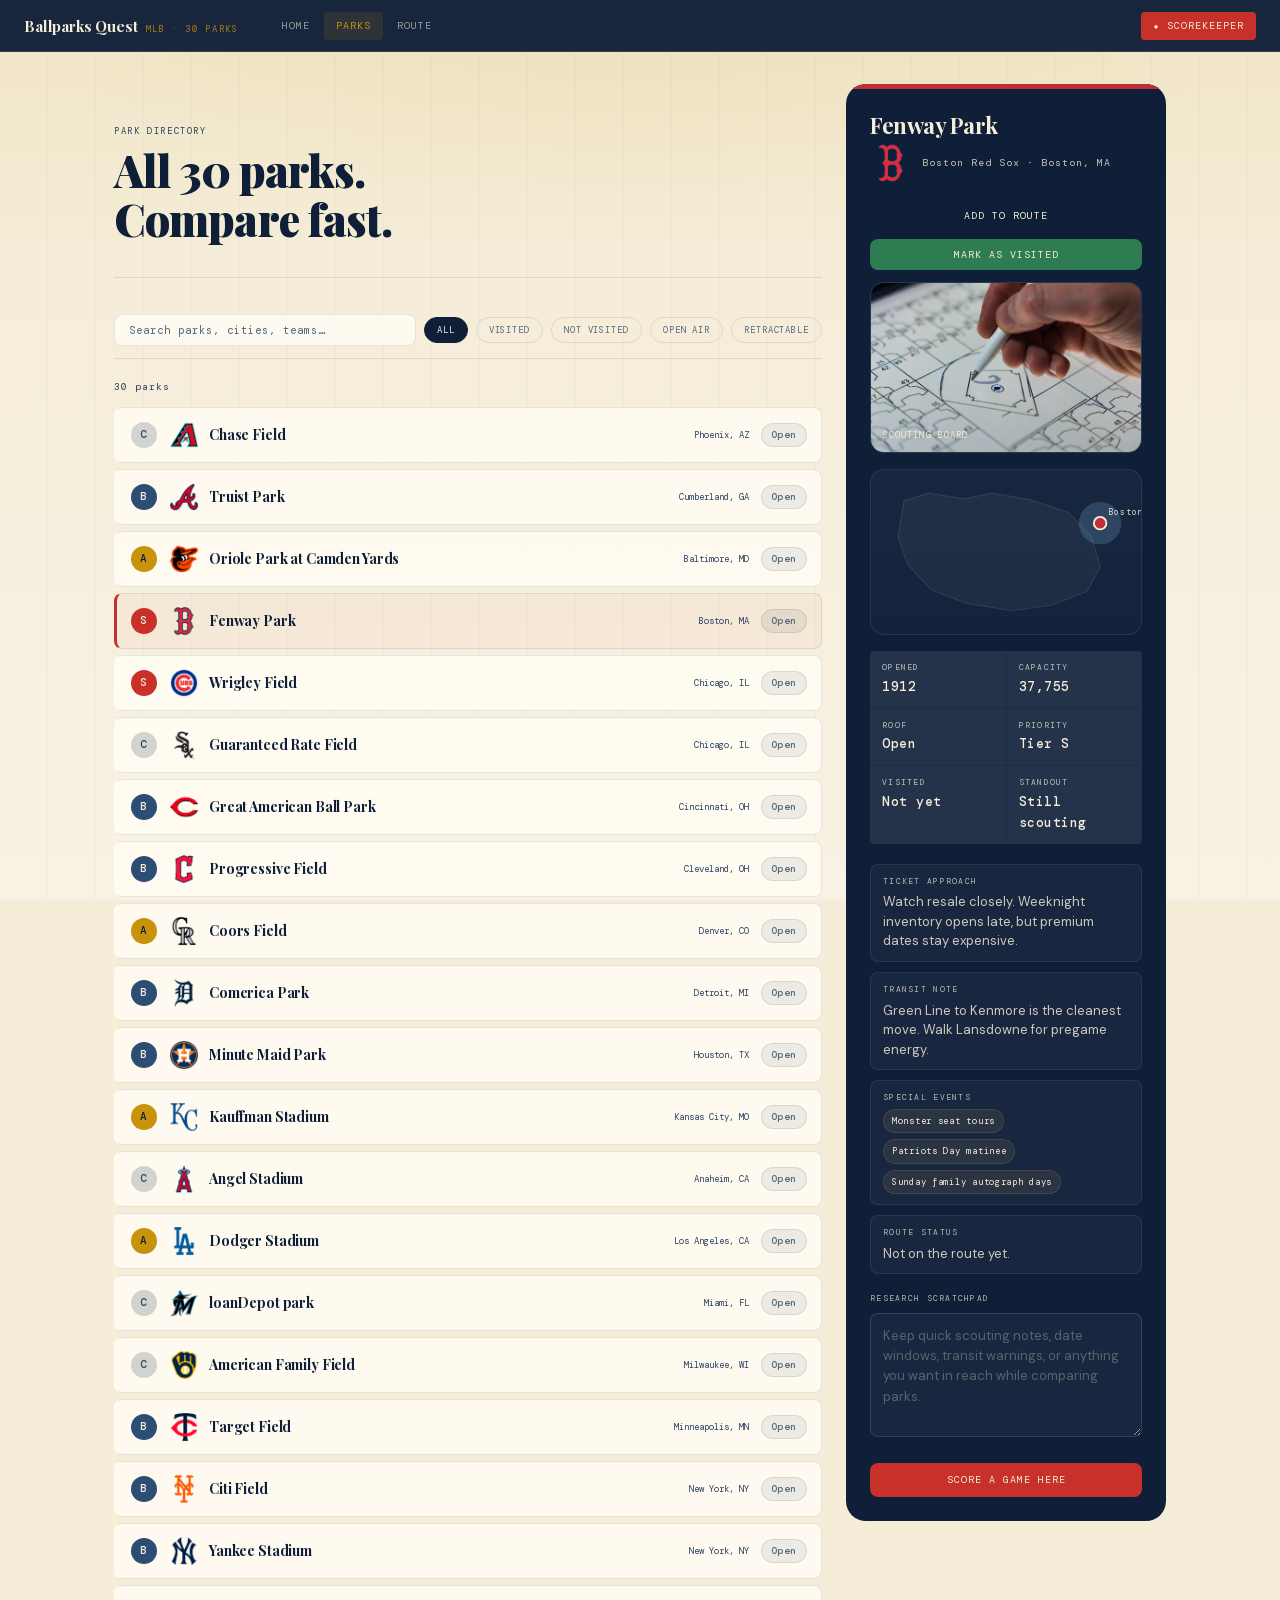
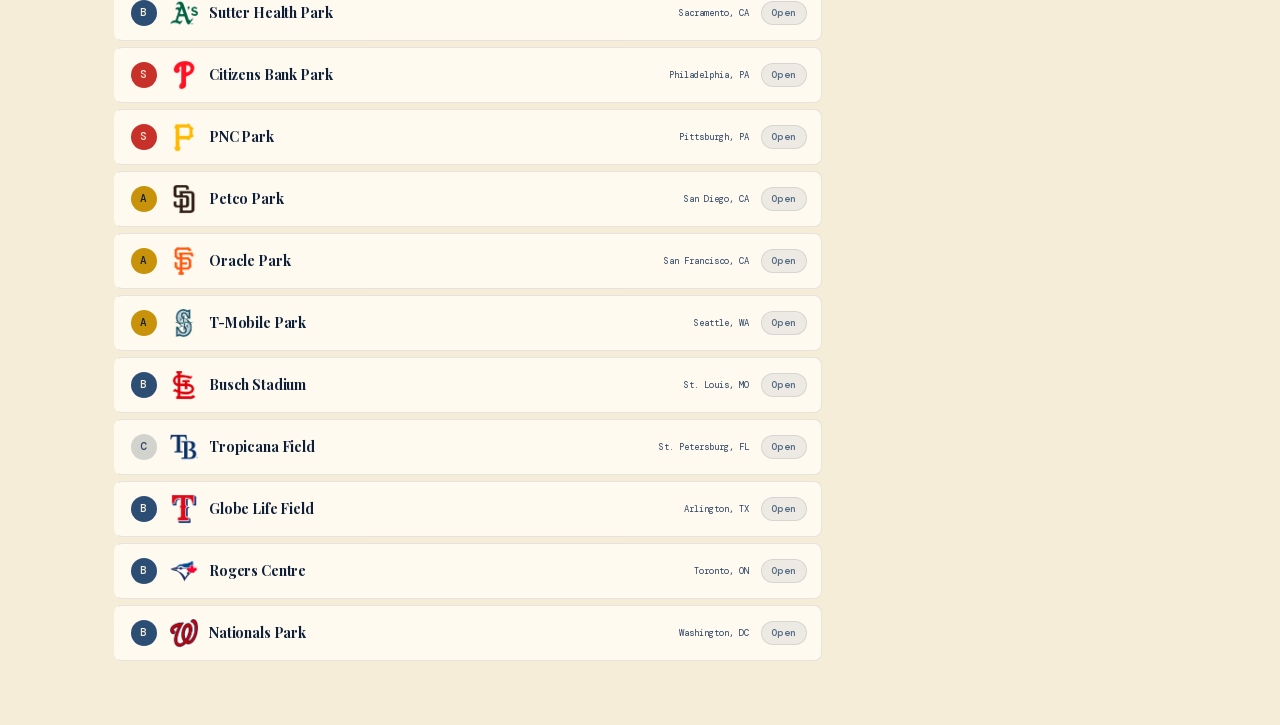
<file: MLB Prototype/parks.html>
<!DOCTYPE html>
<html lang="en">
<head>
<meta charset="UTF-8">
<meta name="viewport" content="width=device-width, initial-scale=1.0">
<title>MLB Ballparks Quest · All 30 Parks</title>
<link rel="manifest" href="manifest.json">
<meta name="theme-color" content="#0F1F38">
<link rel="stylesheet" href="shared.css">
<style>
/* ═══ PARKS PAGE ════════════════════════════ */

.parks-layout {
  display: grid;
  grid-template-columns: 1fr 320px;
  gap: 24px;
  padding-top: 32px;
  padding-bottom: 64px;
  align-items: start;
}

.parks-main { min-width: 0; }

.parks-hero {
  padding: 40px 0 28px;
  border-bottom: 1px solid var(--border-light);
  margin-bottom: 24px;
}

.parks-headline {
  font-family: var(--font-display);
  font-size: clamp(28px, 4vw, 44px);
  font-weight: 900;
  letter-spacing: -0.02em;
  color: var(--navy);
  line-height: 1.1;
  margin-bottom: 6px;
}

/* ─── Filter strip ──────────────────────── */
.filter-strip {
  display: flex;
  gap: 8px;
  flex-wrap: wrap;
  align-items: center;
  margin-bottom: 20px;
  padding: 12px 0;
  border-bottom: 1px solid var(--border-light);
}

.filter-search {
  flex: 1;
  min-width: 180px;
  background: var(--surface-card);
  border: 1px solid var(--border-light);
  border-radius: var(--r-md);
  padding: 8px 14px;
  font-family: var(--font-data);
  font-size: 11px;
  color: var(--text-primary);
  outline: none;
  transition: border-color 140ms;
}

.filter-search:focus { border-color: var(--border-mid); }
.filter-search::placeholder { color: var(--text-muted); }

.filter-chip {
  padding: 6px 12px;
  border-radius: 20px;
  font-family: var(--font-data);
  font-size: 9px;
  letter-spacing: 0.1em;
  text-transform: uppercase;
  border: 1px solid var(--border-light);
  background: transparent;
  color: var(--text-muted);
  cursor: pointer;
  transition: all 120ms;
}

.filter-chip:hover { color: var(--text-primary); border-color: var(--border-mid); }
.filter-chip.active { background: var(--navy); color: var(--cream); border-color: var(--navy); }

/* ─── Park list ─────────────────────────── */
.park-count {
  font-family: var(--font-data);
  font-size: 10px;
  letter-spacing: 0.1em;
  color: var(--text-secondary);
  margin-bottom: 12px;
}

.parks-list { display: flex; flex-direction: column; gap: 6px; }

.park-row {
  display: flex;
  align-items: center;
  gap: 12px;
  padding: 12px 14px;
  background: var(--surface-card);
  border: 1px solid var(--border-light);
  border-radius: var(--r-md);
  cursor: pointer;
  transition: all 140ms;
  border-left: 3px solid transparent;
}

.park-row:hover {
  border-left-color: var(--border-mid);
  box-shadow: 0 2px 8px rgba(15,31,56,0.06);
}

.park-row.selected {
  border-left-color: var(--red);
  background: rgba(200,48,42,0.04);
}

.park-row-name {
  font-family: var(--font-display);
  font-size: 14px;
  font-weight: 700;
  color: var(--navy);
  flex: 1;
  letter-spacing: -0.01em;
}

.park-row-brand {
  display: flex;
  align-items: center;
  gap: 10px;
  flex: 1;
  min-width: 0;
}

.park-team-logo {
  width: 30px;
  height: 30px;
  object-fit: contain;
  flex-shrink: 0;
}

.park-row-team {
  font-family: var(--font-data);
  font-size: 9px;
  letter-spacing: 0.06em;
  color: var(--text-secondary);
  white-space: nowrap;
}

.park-row-city {
  font-family: var(--font-data);
  font-size: 9px;
  color: var(--text-secondary);
  white-space: nowrap;
}

/* ─── Detail panel ──────────────────────── */
.detail-panel {
  position: sticky;
  top: 72px;
  background: var(--navy);
  border-radius: var(--r-xl);
  overflow: hidden;
  color: var(--cream);
}

.detail-stripe { height: 5px; background: var(--red); }

.detail-body { padding: 24px; }

.detail-park-name {
  font-family: var(--font-display);
  font-size: 22px;
  font-weight: 700;
  color: var(--cream);
  line-height: 1.15;
  letter-spacing: -0.02em;
  margin-bottom: 4px;
}

.detail-team {
  display: flex;
  align-items: center;
  gap: 10px;
  font-family: var(--font-data);
  font-size: 10px;
  letter-spacing: 0.1em;
  color: rgba(245,237,216,0.8);
  margin-bottom: 16px;
}

.detail-team-logo {
  width: 42px;
  height: 42px;
  object-fit: contain;
  flex-shrink: 0;
}

.detail-team-text {
  min-width: 0;
}

.detail-photo {
  margin-bottom: 16px;
  border-radius: 14px;
  overflow: hidden;
  border: 1px solid rgba(255,255,255,0.08);
  background: rgba(255,255,255,0.04);
  position: relative;
}

.detail-photo::after {
  content: '';
  position: absolute;
  inset: 0;
  background: linear-gradient(180deg, rgba(15,31,56,0.02), rgba(15,31,56,0.26));
  pointer-events: none;
}

.detail-photo img {
  display: block;
  width: 100%;
  aspect-ratio: 16 / 10;
  object-fit: cover;
}

.detail-photo-caption {
  position: absolute;
  left: 12px;
  right: 12px;
  bottom: 10px;
  z-index: 1;
  font-family: var(--font-data);
  font-size: 9px;
  letter-spacing: 0.12em;
  text-transform: uppercase;
  color: rgba(245,237,216,0.9);
}

.detail-map {
  margin-bottom: 16px;
  border-radius: 14px;
  overflow: hidden;
  border: 1px solid rgba(255,255,255,0.08);
  background: linear-gradient(180deg, rgba(255,255,255,0.04), rgba(255,255,255,0.02));
}

.detail-map-svg {
  display: block;
  width: 100%;
  height: auto;
}

.detail-map-base {
  fill: rgba(245,237,216,0.04);
  stroke: rgba(245,237,216,0.1);
  stroke-width: 1.2;
}

.detail-map-ring {
  fill: none;
  stroke: rgba(126,180,224,0.22);
  stroke-width: 16;
}

.detail-map-line {
  fill: none;
  stroke: rgba(245,237,216,0.18);
  stroke-width: 2;
  stroke-linecap: round;
}

.detail-map-label {
  font-family: var(--font-data);
  font-size: 9px;
  letter-spacing: 0.08em;
  fill: rgba(245,237,216,0.9);
}

.detail-grid {
  display: grid;
  grid-template-columns: 1fr 1fr;
  gap: 1px;
  background: rgba(255,255,255,0.06);
  border-radius: var(--r-sm);
  overflow: hidden;
  margin-bottom: 16px;
}

.detail-datum {
  padding: 10px 12px;
  background: rgba(255,255,255,0.03);
}

.detail-datum-label {
  font-family: var(--font-data);
  font-size: 8px;
  letter-spacing: 0.16em;
  text-transform: uppercase;
  color: rgba(245,237,216,0.72);
  margin-bottom: 3px;
}

.detail-datum-value {
  font-family: var(--font-data);
  font-size: 13px;
  font-weight: 500;
  color: var(--cream);
  letter-spacing: 0.04em;
}

.detail-note {
  font-family: var(--font-body);
  font-size: 13px;
  font-style: italic;
  font-weight: 300;
  color: rgba(245,237,216,0.92);
  line-height: 1.55;
  border-left: 2px solid rgba(200,168,100,0.25);
  padding-left: 10px;
  margin-bottom: 20px;
}

.detail-signals {
  display: grid;
  gap: 10px;
  margin-bottom: 18px;
}

.detail-signal {
  background: rgba(255,255,255,0.04);
  border: 1px solid rgba(255,255,255,0.08);
  border-radius: var(--r-md);
  padding: 10px 12px;
}

.detail-signal-label {
  font-family: var(--font-data);
  font-size: 8px;
  letter-spacing: 0.16em;
  text-transform: uppercase;
  color: rgba(245,237,216,0.7);
  margin-bottom: 5px;
}

.detail-signal-text {
  font-family: var(--font-body);
  font-size: 13px;
  color: rgba(245,237,216,0.82);
  line-height: 1.5;
}

.detail-schedule-list { display: flex; flex-direction: column; gap: 3px; }
.detail-schedule-line { font-family: var(--font-data); font-size: 11px; color: rgba(245,237,216,0.82); padding: 2px 0; line-height: 1.5; }
.detail-schedule-card {
  border: 1px solid rgba(255,255,255,0.08);
  border-radius: 10px;
  padding: 10px;
  background: rgba(255,255,255,0.03);
}
.detail-schedule-actions {
  display: flex;
  gap: 6px;
  flex-wrap: wrap;
  margin-top: 8px;
}
.detail-schedule-actions .btn {
  min-height: 32px;
  padding: 6px 10px;
  font-size: 9px;
}

.detail-event-list {
  display: flex;
  flex-wrap: wrap;
  gap: 6px;
}

.detail-event-pill {
  display: inline-flex;
  align-items: center;
  padding: 4px 8px;
  border-radius: 999px;
  background: rgba(200,168,100,0.1);
  border: 1px solid rgba(200,168,100,0.16);
  font-family: var(--font-data);
  font-size: 9px;
  letter-spacing: 0.08em;
  color: var(--cream);
}

.detail-scratch-label {
  display: block;
  font-family: var(--font-data);
  font-size: 8px;
  letter-spacing: 0.16em;
  text-transform: uppercase;
  color: rgba(245,237,216,0.7);
  margin-bottom: 8px;
}

.detail-scratchpad {
  width: 100%;
  min-height: 124px;
  resize: vertical;
  background: rgba(255,255,255,0.04);
  border: 1px solid rgba(255,255,255,0.12);
  border-radius: var(--r-md);
  color: var(--cream);
  font-family: var(--font-body);
  font-size: 13px;
  line-height: 1.55;
  padding: 12px;
  outline: none;
  margin-bottom: 18px;
}

.detail-scratchpad:focus {
  border-color: rgba(200,168,100,0.34);
  box-shadow: 0 0 0 3px rgba(200,168,100,0.08);
}

.detail-scratchpad::placeholder { color: rgba(245,237,216,0.3); }

.detail-actions {
  display: flex;
  gap: 8px;
  flex-direction: column;
}

@media (max-width: 1200px) {
  .parks-layout { grid-template-columns: minmax(0, 1fr) 300px; gap: 20px; }
}

@media (max-width: 900px) {
  .parks-layout { grid-template-columns: 1fr; }
  .detail-panel { position: static; }
}

@media (max-width: 640px) {
  .filter-strip { flex-direction: column; align-items: stretch; }
  .filter-search { width: 100%; }
  .detail-actions .btn,
  .detail-actions a { width: 100%; text-align: center; justify-content: center; }
}
</style>
</head>
<body>
<script src="storage.js"></script>
<script src="utils.js"></script>
<script src="data.js"></script>
<script src="logos.js"></script>
<script src="schedule.js"></script>
<script src="device.js"></script>
<script src="app.js"></script>

<nav class="site-nav">
  <a href="index.html" class="nav-brand">
    <span class="nav-brand-name">Ballparks Quest</span>
    <span class="nav-brand-mark">MLB · 30 Parks</span>
  </a>
  <div class="nav-links">
    <a href="index.html"       class="nav-link">Home</a>
    <a href="parks.html"       class="nav-link active">Parks</a>
    <a href="route.html"       class="nav-link">Route</a>
    <a href="scorekeeper.html" class="nav-link nav-cta">⬥ Scorekeeper</a>
  </div>
</nav>

<div class="page-wrap">
<div class="parks-layout">

  <!-- Left: park list -->
  <div class="parks-main">
    <div class="parks-hero fade-up">
      <div class="section-label">Park directory</div>
      <h1 class="parks-headline">All 30 parks.<br>Compare fast.</h1>
    </div>

    <div class="filter-strip fade-up fade-up-1">
      <input class="filter-search" id="park-search" placeholder="Search parks, cities, teams…">
      <button class="filter-chip active" data-filter="all">All</button>
      <button class="filter-chip" data-filter="visited">Visited</button>
      <button class="filter-chip" data-filter="unvisited">Not visited</button>
      <button class="filter-chip" data-filter="open">Open air</button>
      <button class="filter-chip" data-filter="retractable">Retractable</button>
    </div>

    <div class="park-count fade-up fade-up-2" id="park-count">30 parks</div>

    <div class="parks-list fade-up fade-up-2" id="parks-list">
      <!-- JS populated -->
    </div>
  </div>

  <!-- Right: detail panel -->
  <div>
    <div class="detail-panel fade-up fade-up-3" id="detail-panel">
      <div class="detail-stripe" id="detail-stripe"></div>
      <div class="detail-body">
        <div class="detail-park-name" id="d-name">Select a park</div>
        <div class="detail-team" id="d-team">Click any row to inspect</div>
        <div class="detail-actions" style="margin:12px 0;">
          <button type="button" class="btn btn-primary" style="justify-content:center;flex:1;" id="d-route-toggle">Add to route</button>
          <button type="button" class="btn btn-success" style="justify-content:center;" id="d-visit-toggle">Mark as visited</button>
        </div>
        <div class="detail-photo">
          <img src="assets/baseball1.jpg" alt="Baseball scorecard close up">
          <div class="detail-photo-caption">Scouting board</div>
        </div>
        <div class="detail-map" id="d-map"></div>
        <div class="detail-grid" id="d-grid"></div>
        <div class="detail-note" id="d-note">Park details will appear here.</div>
        <div class="detail-signals" id="d-signals"></div>
        <label class="detail-scratch-label" for="d-scratchpad">Research scratchpad</label>
        <textarea class="detail-scratchpad" id="d-scratchpad" placeholder="Keep quick scouting notes, date windows, transit warnings, or anything you want in reach while comparing parks."></textarea>
        <div class="detail-actions">
          <a href="scorekeeper.html" class="btn btn-red" style="justify-content:center;" id="d-score-link">Score a game here</a>
        </div>
      </div>
    </div>
  </div>

</div>
</div>

<script>
(function() {
  const app = window.BPQ && window.BPQ.app;
  const utils = window.BPQ && window.BPQ.utils;
  const logos = window.BPQ && window.BPQ.logos;
  if (!app || !utils) return;

  const escapeHtml = utils.escapeHtml;
  const safeColor = utils.safeColor;
  const safeToken = utils.safeToken;
  const projectPoint = utils.projectPoint;

  function teamLogoImg(teamName, className) {
    const src = logos && logos.getTeamLogo ? logos.getTeamLogo(teamName) : '';
    return src ? `<img class="${className}" src="${escapeHtml(src)}" alt="${escapeHtml(teamName)} logo" loading="lazy">` : '';
  }

  let selectedParkId = null;
  let activeFilter = 'all';
  let searchTerm = '';

  function renderDetailMap(park, onRoute) {
    const width = 280;
    const height = 170;
    const point = projectPoint(park.coordinates, width, height, { left: 22, top: 18, horizontalInset: 44, verticalInset: 36 });
    const routeParks = app.getRouteParks().slice(0, 4).map((item) => ({
      park: item,
      point: projectPoint(item.coordinates, width, height, { left: 22, top: 18, horizontalInset: 44, verticalInset: 36 })
    }));
    const routeLine = routeParks.map((entry) => `${entry.point.x.toFixed(1)},${entry.point.y.toFixed(1)}`).join(' ');

    document.getElementById('d-map').innerHTML = `
      <svg class="detail-map-svg" viewBox="0 0 ${width} ${height}" aria-label="Park location context">
        <path class="detail-map-base" d="M34 32 L60 24 L96 30 L126 24 L166 31 L205 44 L228 68 L238 100 L224 126 L188 140 L146 146 L98 138 L62 124 L38 98 L28 70 Z"></path>
        ${routeLine ? `<polyline class="detail-map-line" points="${routeLine}"></polyline>` : ''}
        <circle class="detail-map-ring" cx="${point.x.toFixed(1)}" cy="${point.y.toFixed(1)}" r="14"></circle>
        ${routeParks.map(({ park: routePark, point: routePoint }) => `
          <circle cx="${routePoint.x.toFixed(1)}" cy="${routePoint.y.toFixed(1)}" r="4.5" fill="${safeColor(routePark.color, '#7EB4E0')}" stroke="#F5EDD8" stroke-width="1.4"></circle>
        `).join('')}
        <circle cx="${point.x.toFixed(1)}" cy="${point.y.toFixed(1)}" r="6.5" fill="${safeColor(park.color, '#7EB4E0')}" stroke="#F5EDD8" stroke-width="2"></circle>
        <text class="detail-map-label" x="${(point.x + 9).toFixed(1)}" y="${(point.y - 8).toFixed(1)}">${escapeHtml(park.city)}</text>
        ${onRoute ? `<text class="detail-map-label" x="16" y="${height - 12}" fill="rgba(240,188,67,0.92)">On current route</text>` : ''}
      </svg>
    `;
  }

  function getFilteredParks() {
    return app.getParks().filter((park) => {
      const q = searchTerm.toLowerCase();
      const matchSearch = !q ||
        park.name.toLowerCase().includes(q) ||
        park.team.toLowerCase().includes(q) ||
        park.city.toLowerCase().includes(q);
      const matchFilter =
        activeFilter === 'all' ? true :
        activeFilter === 'visited' ? app.isVisited(park.id) :
        activeFilter === 'unvisited' ? !app.isVisited(park.id) :
        activeFilter === 'open' ? park.roof === 'Open' :
        activeFilter === 'retractable' ? park.roof === 'Retractable' : true;
      return matchSearch && matchFilter;
    });
  }

  function updateDetailActions(park) {
    const visitButton = document.getElementById('d-visit-toggle');
    const routeButton = document.getElementById('d-route-toggle');
    const scoreLink = document.getElementById('d-score-link');
    const routeIds = app.getRouteStore().stops.map((stop) => typeof stop === 'string' ? stop : stop.parkId);
    const visited = app.isVisited(park.id);
    const onRoute = routeIds.includes(park.id);

    visitButton.textContent = visited ? 'Remove visited mark' : 'Mark as visited';
    routeButton.textContent = onRoute ? 'Remove from route' : 'Add to route';
    visitButton.className = `btn ${visited ? 'btn-danger-outline' : 'btn-success'}`;
    routeButton.className = `btn ${onRoute ? 'btn-danger-outline' : 'btn-primary'}`;
    scoreLink.href = 'scorekeeper.html';
    scoreLink.dataset.parkId = park.id;
  }

  function renderList() {
    const list = document.getElementById('parks-list');
    const count = document.getElementById('park-count');
    const filtered = getFilteredParks();
    count.textContent = `${filtered.length} park${filtered.length !== 1 ? 's' : ''}`;
    list.innerHTML = filtered.map((park) => `
      <div class="park-row ${selectedParkId === park.id ? 'selected' : ''}" data-park-id="${escapeHtml(park.id)}" tabindex="0" role="button" aria-pressed="${selectedParkId === park.id ? 'true' : 'false'}">
        <div class="tier-stamp tier-${safeToken(park.tier, 'C')}">${escapeHtml(park.tier)}</div>
        <div class="park-row-brand">
          ${teamLogoImg(park.team, 'park-team-logo')}
          <div class="park-row-name">${escapeHtml(park.name)}</div>
        </div>
        <div class="park-row-city">${escapeHtml(park.city)}</div>
        ${app.isVisited(park.id) ? '<span class="badge badge-visited">✓</span>' : '<span class="badge badge-unvisited">Open</span>'}
      </div>
    `).join('');
  }

  function selectPark(id) {
    const park = app.getParkById(id);
    if (!park) return;
    selectedParkId = park.id;
    const visitMeta = app.getVisitedMeta(park.id);
    const parkScratchpad = app.getParkScratchpad(park.id);
    const onRoute = app.getRouteStore().stops.some((stop) => (typeof stop === 'string' ? stop : stop.parkId) === park.id);
    const specialEvents = Array.isArray(park.specialEvents) && park.specialEvents.length ? park.specialEvents : ['No current event signal'];
    document.getElementById('detail-stripe').style.background = safeColor(park.color, '#7EB4E0');
    document.getElementById('d-name').textContent = park.name;
    document.getElementById('d-team').innerHTML = `
      ${teamLogoImg(park.team, 'detail-team-logo')}
      <div class="detail-team-text">${escapeHtml(park.team)} · ${escapeHtml(park.city)}</div>
    `;
    renderDetailMap(park, onRoute);
    document.getElementById('d-note').textContent = visitMeta && visitMeta.notes ? visitMeta.notes : (park.note || '');
    document.getElementById('d-grid').innerHTML = `
      <div class="detail-datum"><div class="detail-datum-label">Opened</div><div class="detail-datum-value">${escapeHtml(park.opened)}</div></div>
      <div class="detail-datum"><div class="detail-datum-label">Capacity</div><div class="detail-datum-value">${escapeHtml(park.capacity.toLocaleString())}</div></div>
      <div class="detail-datum"><div class="detail-datum-label">Roof</div><div class="detail-datum-value">${escapeHtml(park.roof)}</div></div>
      <div class="detail-datum"><div class="detail-datum-label">Priority</div><div class="detail-datum-value">Tier ${escapeHtml(park.tier)}</div></div>
      <div class="detail-datum"><div class="detail-datum-label">Visited</div><div class="detail-datum-value">${escapeHtml(visitMeta ? (visitMeta.visitDate || 'Marked') : 'Not yet')}</div></div>
      <div class="detail-datum"><div class="detail-datum-label">Standout</div><div class="detail-datum-value">${escapeHtml(visitMeta?.bestFeature || 'Still scouting')}</div></div>
    `;
    document.getElementById('d-signals').innerHTML = `
      <div class="detail-signal">
        <div class="detail-signal-label">Ticket approach</div>
        <div class="detail-signal-text">${escapeHtml(park.ticketApproach)}</div>
      </div>
      <div class="detail-signal">
        <div class="detail-signal-label">Transit note</div>
        <div class="detail-signal-text">${escapeHtml(park.transitNote)}</div>
      </div>
      <div class="detail-signal">
        <div class="detail-signal-label">Special events</div>
        <div class="detail-event-list">
          ${specialEvents.map((eventName) => `<span class="detail-event-pill">${escapeHtml(eventName)}</span>`).join('')}
        </div>
      </div>
      <div class="detail-signal">
        <div class="detail-signal-label">Route status</div>
        <div class="detail-signal-text">${onRoute ? 'Already in the current run.' : 'Not on the route yet.'}</div>
      </div>
      ${(function() {
        var games = app.getUpcomingGamesByPark ? app.getUpcomingGamesByPark(park.id, 4) : [];
        if (!games.length) return '';
        return '<div class="detail-signal"><div class="detail-signal-label">Upcoming home games</div><div class="detail-schedule-list">' +
          games.map(function(g) {
            var onGameRoute = app.getRouteStore().stops.some(function(stop) {
              return stop && typeof stop === 'object' && stop.gameId === g.gameId;
            });
            return '<div class="detail-schedule-card">' +
              '<div class="detail-schedule-line">' + escapeHtml(window.BPQ.schedule.formatGameLine(g)) +
              (g.s ? ' <span class="detail-event-pill" style="margin-left:6px;font-size:8px;">' + escapeHtml(g.s) + '</span>' : '') + '</div>' +
              '<div class="detail-schedule-actions">' +
                '<button type="button" class="btn btn-primary" data-route-game="' + escapeHtml(g.gameId) + '" data-route-park="' + escapeHtml(park.id) + '">' + (onGameRoute ? 'Game on route' : 'Add game to route') + '</button>' +
                '<a href="scorekeeper.html" class="btn btn-red" data-score-game="' + escapeHtml(g.gameId) + '" data-score-park="' + escapeHtml(park.id) + '">Score this game</a>' +
                '<button type="button" class="btn btn-ghost" data-calendar-game="' + escapeHtml(g.gameId) + '">Add to calendar</button>' +
              '</div>' +
            '</div>';
          }).join('') + '</div></div>';
      })()}
    `;
    document.getElementById('d-scratchpad').value = parkScratchpad ? parkScratchpad.text : '';
    updateDetailActions(park);
    renderList();
  }

  document.getElementById('park-search').addEventListener('input', (event) => {
    searchTerm = event.target.value;
    renderList();
  });

  document.querySelectorAll('.filter-chip').forEach((chip) => {
    chip.addEventListener('click', () => {
      document.querySelectorAll('.filter-chip').forEach((node) => node.classList.remove('active'));
      chip.classList.add('active');
      activeFilter = chip.dataset.filter;
      renderList();
    });
  });

  document.getElementById('parks-list').addEventListener('click', (event) => {
    const row = event.target.closest('[data-park-id]');
    if (!row) return;
    selectPark(row.dataset.parkId);
  });

  document.getElementById('parks-list').addEventListener('keydown', (event) => {
    const row = event.target.closest('[data-park-id]');
    if (!row) return;
    if (event.key === 'Enter' || event.key === ' ') {
      event.preventDefault();
      selectPark(row.dataset.parkId);
    }
  });

  document.getElementById('d-visit-toggle').addEventListener('click', () => {
    if (!selectedParkId) return;
    const park = app.getParkById(selectedParkId);
    const nowVisited = app.toggleVisited(selectedParkId, { bestFeature: park.tier === 'S' ? 'Must-see atmosphere' : 'Route stop', notes: park.note });
    if (nowVisited) app.addRouteStop(selectedParkId);
    selectPark(selectedParkId);
  });

  document.getElementById('d-route-toggle').addEventListener('click', () => {
    if (!selectedParkId) return;
    const onRoute = app.getRouteStore().stops.some((stop) => (typeof stop === 'string' ? stop : stop.parkId) === selectedParkId);
    if (onRoute) app.removeRouteStop(selectedParkId);
    else app.addRouteStop(selectedParkId);
    selectPark(selectedParkId);
  });

  document.getElementById('d-score-link').addEventListener('click', () => {
    if (!selectedParkId) return;
    app.setScorekeeperContext(selectedParkId);
  });

  document.getElementById('d-signals').addEventListener('click', (event) => {
    const routeGame = event.target.closest('[data-route-game]');
    if (routeGame) {
      app.addRouteStop(routeGame.dataset.routePark, routeGame.dataset.routeGame);
      selectPark(routeGame.dataset.routePark);
      return;
    }

    const scoreGame = event.target.closest('[data-score-game]');
    if (scoreGame) {
      app.setScorekeeperContext({ parkId: scoreGame.dataset.scorePark, gameId: scoreGame.dataset.scoreGame });
      return;
    }

    const calendarGame = event.target.closest('[data-calendar-game]');
    if (calendarGame) {
      const game = app.getGameById(calendarGame.dataset.calendarGame);
      if (game) app.downloadGameICS(game);
    }
  });

  document.getElementById('d-scratchpad').addEventListener('input', (event) => {
    if (!selectedParkId) return;
    app.saveParkScratchpad(selectedParkId, event.target.value);
  });

  renderList();
  const preferredStop = app.getRouteStore().stops[0];
  const preferred = (typeof preferredStop === 'string' ? preferredStop : preferredStop && preferredStop.parkId) || app.getNextTargets(1)[0]?.id || app.getParks()[0]?.id;
  if (preferred) selectPark(preferred);
})();
</script>
</body>
</html>
</file>
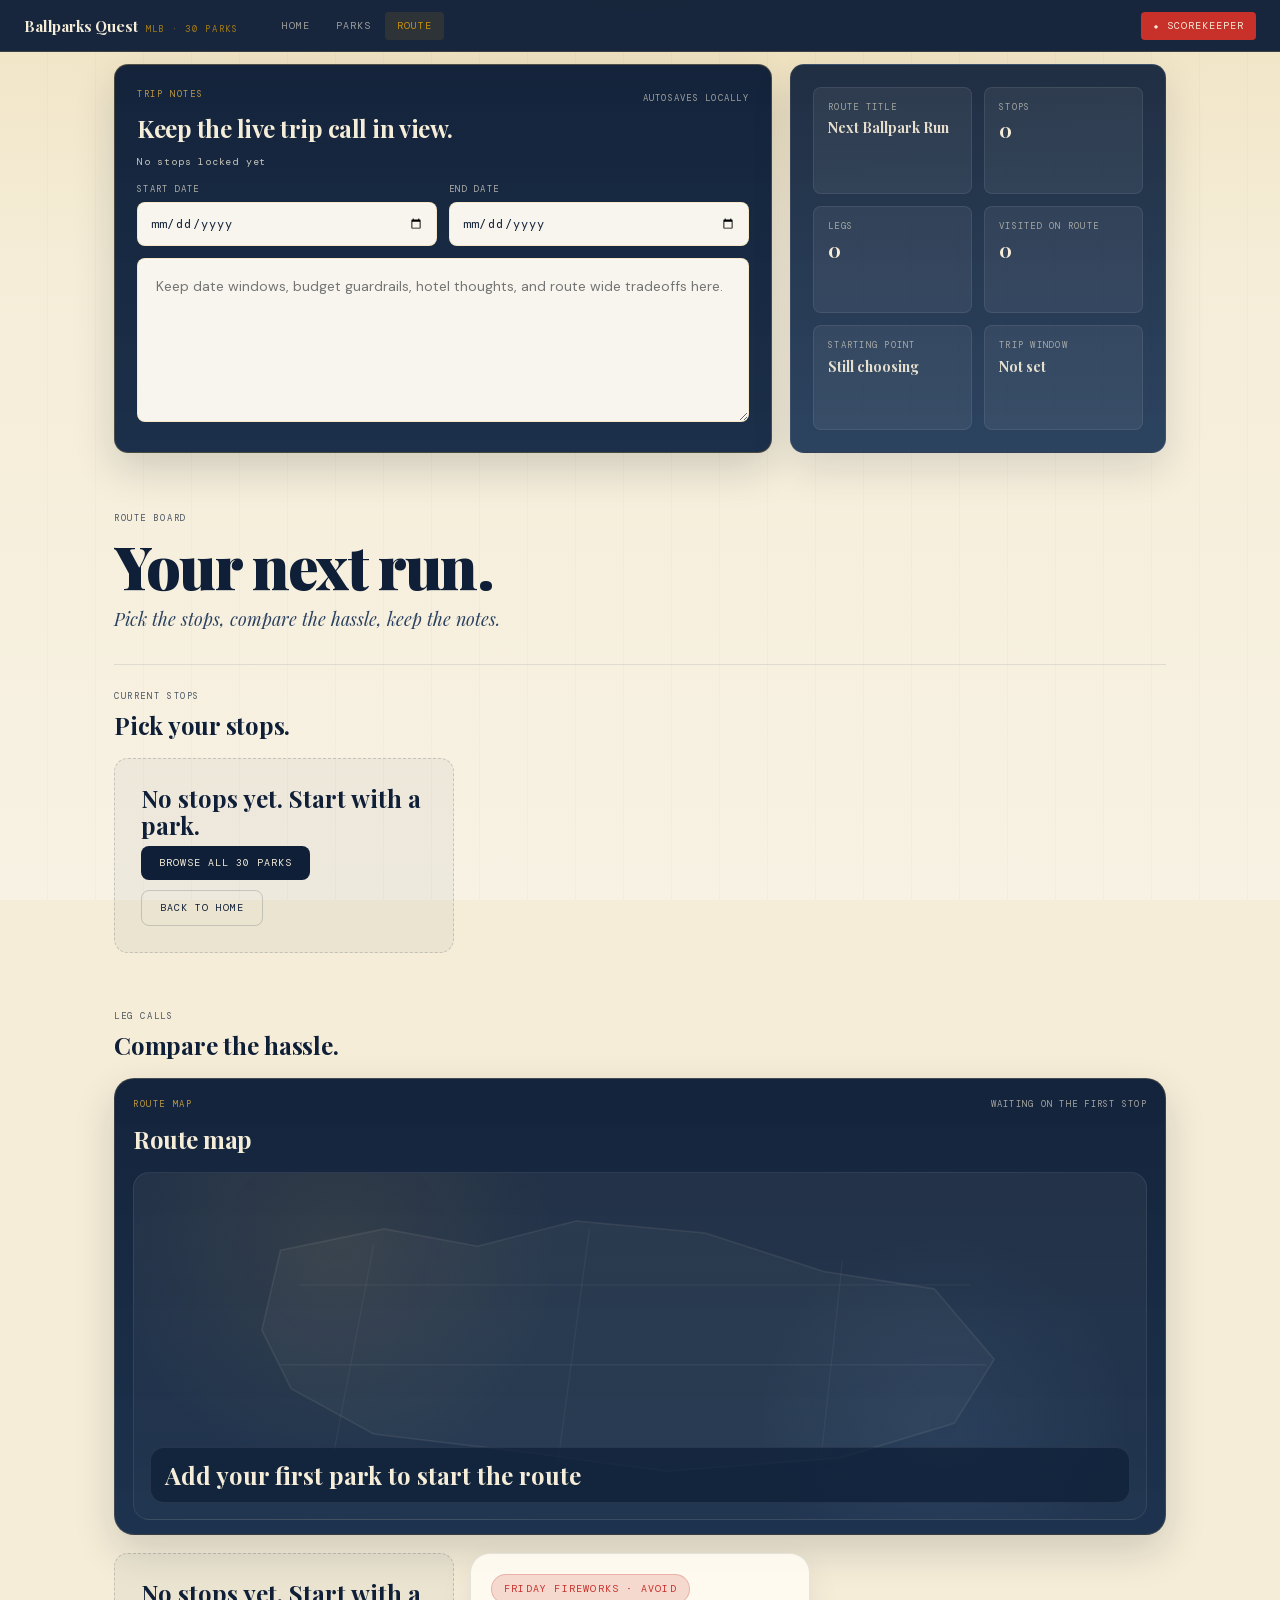
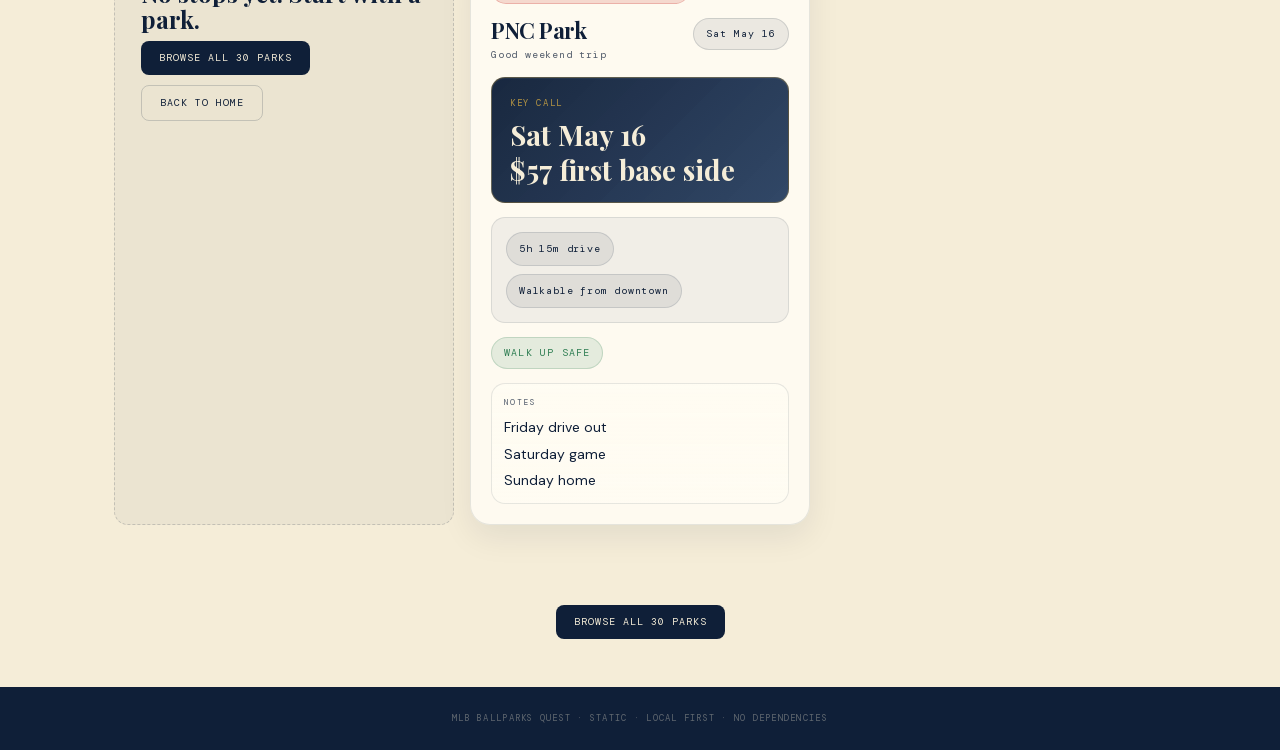
<file: MLB Prototype/route.html>
<!DOCTYPE html>
<html lang="en">
<head>
<meta charset="UTF-8">
<meta name="viewport" content="width=device-width, initial-scale=1.0">
<title>MLB Ballparks Quest · Route</title>
<link rel="manifest" href="manifest.json">
<meta name="theme-color" content="#0F1F38">
<link rel="stylesheet" href="shared.css">
<link rel="stylesheet" href="route.css">
</head>
<body>
<nav class="site-nav">
  <a href="index.html" class="nav-brand">
    <span class="nav-brand-name">Ballparks Quest</span>
    <span class="nav-brand-mark">MLB · 30 Parks</span>
  </a>
  <div class="nav-links">
    <a href="index.html" class="nav-link">Home</a>
    <a href="parks.html" class="nav-link">Parks</a>
    <a href="route.html" class="nav-link active">Route</a>
    <a href="scorekeeper.html" class="nav-link nav-cta">⬥ Scorekeeper</a>
  </div>
</nav>

<main class="page-wrap">
  <section class="route-planning-deck fade-up">
    <div class="route-planning-grid">
      <section class="trip-notes-card fade-up fade-up-1">
        <div class="trip-notes-head">
          <div>
            <div class="section-label trip-notes-label">Trip notes</div>
            <h2 class="trip-notes-title">Keep the live trip call in view.</h2>
            <p class="trip-notes-context" id="tripNotesContext"></p>
          </div>
          <div class="trip-notes-kicker">Autosaves locally</div>
        </div>
        <div class="trip-window-grid">
          <label class="trip-window-field" for="tripStartDate">
            <span class="trip-window-label">Start date</span>
            <input type="date" id="tripStartDate" class="trip-window-input">
          </label>
          <label class="trip-window-field" for="tripEndDate">
            <span class="trip-window-label">End date</span>
            <input type="date" id="tripEndDate" class="trip-window-input">
          </label>
        </div>
        <textarea id="tripScratchpad" class="trip-notes-input" placeholder="Keep date windows, budget guardrails, hotel thoughts, and route wide tradeoffs here."></textarea>
      </section>

      <section class="route-summary-card fade-up fade-up-2" id="tripSummaryCard"></section>
    </div>
  </section>

  <header class="route-hero fade-up">
    <div class="section-label route-hero-label">Route board</div>
    <h1 class="route-hero-headline">Your next run.</h1>
    <p class="route-hero-sub">Pick the stops, compare the hassle, keep the notes.</p>
  </header>

  <section class="route-stops-block">
    <div class="section-label fade-up fade-up-2">Current stops</div>
    <h2 class="section-title fade-up fade-up-2 route-section-title">Pick your stops.</h2>
    <div class="route-grid" id="routeGrid"></div>
  </section>

  <section class="route-legs-block">
    <div class="section-label fade-up">Leg calls</div>
    <h2 class="section-title fade-up route-section-title">Compare the hassle.</h2>
    <section class="route-map-panel fade-up fade-up-1" id="routeMapPanel"></section>
    <div class="logistics-grid" id="logisticsGrid"></div>
  </section>

  <div class="route-footer-cta">
    <a href="parks.html" class="btn btn-browse">Browse all 30 parks</a>
  </div>
</main>

<footer class="route-footer">
  <p class="route-footer-copy">MLB Ballparks Quest · Static · Local first · No dependencies</p>
</footer>

<script src="storage.js"></script>
<script src="utils.js"></script>
<script src="data.js"></script>
<script src="logos.js"></script>
<script src="schedule.js"></script>
<script src="device.js"></script>
<script src="app.js"></script>
<script src="route.js"></script>
</body>
</html>
</file>
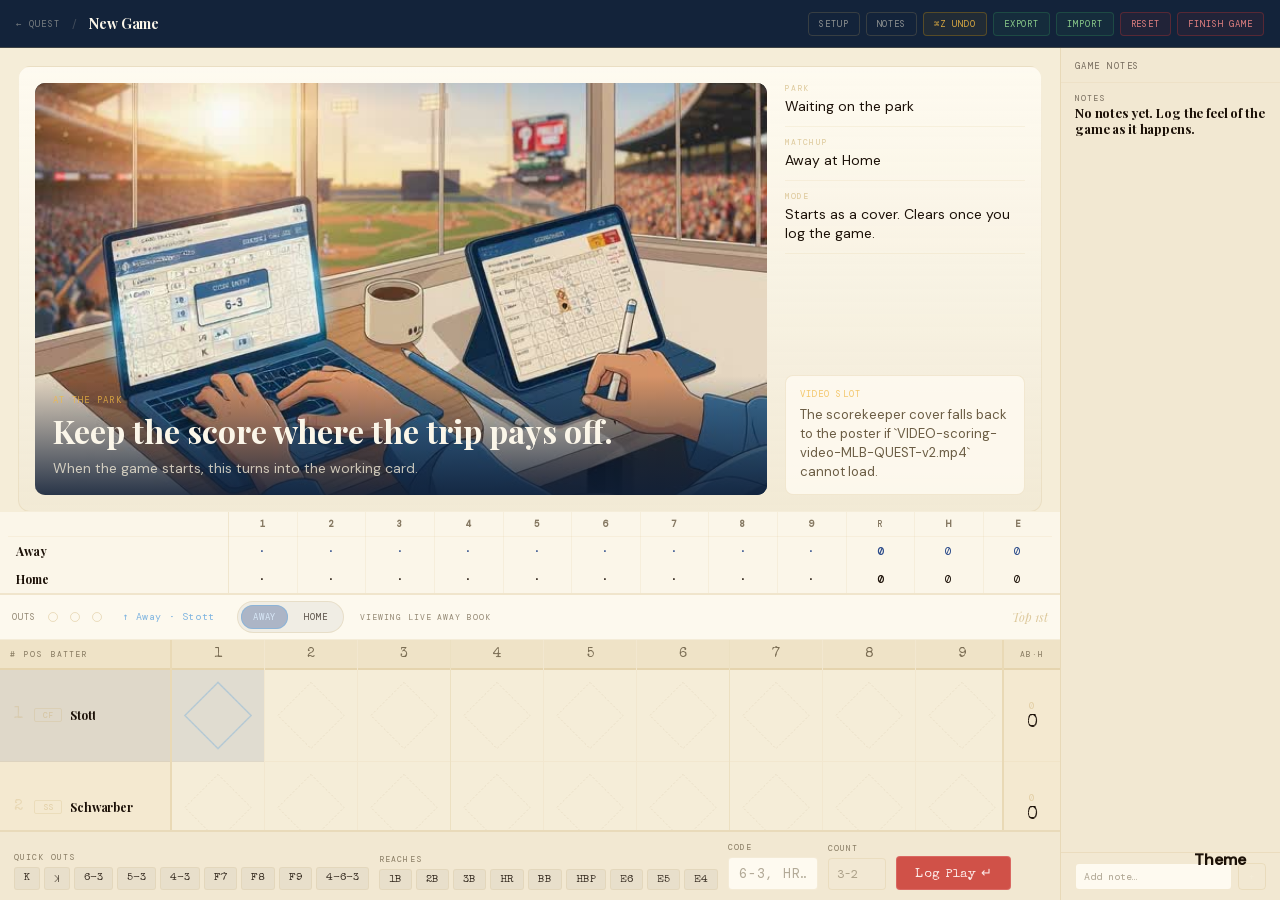
<file: MLB Prototype/scorekeeper.html>
<!DOCTYPE html>
<html lang="en">
<head>
<meta charset="UTF-8">
<meta name="viewport" content="width=device-width, initial-scale=1.0">
<title>MLB Ballparks Quest · Scorekeeper</title>
<link rel="manifest" href="manifest.json">
<meta name="theme-color" content="#0F1F38">
<style>
/* ═══════════════════════════════════════════
   SCOREKEEPER · CENTERPIECE LAYOUT
   The grid is the hero. Everything serves it.
═══════════════════════════════════════════ */

@font-face {
  font-family: 'Playfair Display';
  font-style: normal;
  font-weight: 700;
  font-display: swap;
  src: url('fonts/playfair-display-700.woff2') format('woff2');
}

@font-face {
  font-family: 'Playfair Display';
  font-style: italic;
  font-weight: 400;
  font-display: swap;
  src: url('fonts/playfair-display-italic-400.woff2') format('woff2');
}

@font-face {
  font-family: 'DM Mono';
  font-style: normal;
  font-weight: 400;
  font-display: swap;
  src: url('fonts/dm-mono-400.woff2') format('woff2');
}

@font-face {
  font-family: 'DM Mono';
  font-style: normal;
  font-weight: 500;
  font-display: swap;
  src: url('fonts/dm-mono-500.woff2') format('woff2');
}

@font-face {
  font-family: 'DM Sans';
  font-style: normal;
  font-weight: 300;
  font-display: swap;
  src: url('fonts/dm-sans-300.woff2') format('woff2');
}

@font-face {
  font-family: 'DM Sans';
  font-style: normal;
  font-weight: 400;
  font-display: swap;
  src: url('fonts/dm-sans-400.woff2') format('woff2');
}

@font-face {
  font-family: 'DM Sans';
  font-style: normal;
  font-weight: 500;
  font-display: swap;
  src: url('fonts/dm-sans-500.woff2') format('woff2');
}

@font-face {
  font-family: 'Special Elite';
  font-style: normal;
  font-weight: 400;
  font-display: swap;
  src: url('fonts/special-elite-400.woff2') format('woff2');
}

:root {
  /* Page */
  --bg:            #F5EDD8;
  --bg-mid:        #FBF6E9;

  /* Scorecard */
  --sc-cream:      #FBF6E9;
  --sc-pebble:     #F0E8D4;
  --sc-line:       #C9BA9B;
  --sc-ink:        #1C1108;
  --sc-ink-faded:  #6B5D44;
  --sc-pencil:     #2A4A8A;
  --sc-red:        #B03030;
  --sc-gold:       #C8920A;

  /* Team accent — overridden by theme switcher */
  --team-primary:  #E81828;
  --team-secondary:#002D72;

  /* Cell */
  --cell-size:     92px;
  --lineup-w:      172px;
  --totals-w:      58px;

  /* Fonts */
  --f-score:  'Special Elite', cursive;
  --f-display:'Playfair Display', serif;
  --f-mono:   'DM Mono', monospace;
  --f-body:   'DM Sans', sans-serif;
}

/* ─── Theme accent overrides ──────────── */
:root[data-theme="phillies"] { --team-primary:#E81828; --team-secondary:#002D72; --sc-gold:#C8920A; }
:root[data-theme="yankees"]  { --team-primary:#132448; --team-secondary:#C9A24B; --sc-gold:#C9A24B; --sc-pencil:#132448; }
:root[data-theme="dodgers"]  { --team-primary:#005A9C; --team-secondary:#EF3E42; --sc-gold:#D9A64A; --sc-pencil:#005A9C; }
:root[data-theme="cubs"]     { --team-primary:#0E3386; --team-secondary:#CC3433; --sc-gold:#D4AD55; --sc-pencil:#0E3386; }
:root[data-theme="mets"]     { --team-primary:#002D72; --team-secondary:#FF5910; --sc-gold:#D8AB4F; --sc-pencil:#002D72; }

*, *::before, *::after { box-sizing: border-box; margin: 0; padding: 0; }
html { height: 100%; }

body {
  font-family: var(--f-body);
  background: var(--bg);
  color: var(--sc-ink);
  height: 100%;
  overflow: hidden;
  display: flex;
  flex-direction: column;
}

/* ─── Layout shell ──────────────────────── */
/* desktop: [card | notes-panel]
             [input-bar            ]
   ipad:   [card full-width]
             [input-drawer]
             notes = slide-in
   mobile: single column scroll
*/

.sk-nav {
  background: rgba(15,31,56,0.98);
  border-bottom: 1px solid rgba(200,168,100,0.24);
  padding: 0 16px;
  height: 48px;
  display: flex;
  align-items: center;
  gap: 12px;
  flex-shrink: 0;
  z-index: 50;
}

.sk-nav-back {
  font-family: var(--f-mono);
  font-size: 9px;
  letter-spacing: 0.14em;
  text-transform: uppercase;
  color: rgba(245,237,216,0.45);
  text-decoration: none;
  transition: color 140ms;
}
.sk-nav-back:hover { color: rgba(245,237,216,0.8); }

.sk-nav-sep { color: rgba(245,237,216,0.2); font-size: 12px; }

.sk-nav-title {
  font-family: var(--f-display);
  font-size: 14px;
  font-weight: 700;
  color: var(--sc-cream);
  letter-spacing: -0.01em;
  flex: 1;
}

.sk-nav-venue {
  font-family: var(--f-mono);
  font-size: 10px;
  color: var(--sc-gold);
  letter-spacing: 0.06em;
}

.sk-nav-actions {
  display: flex;
  gap: 6px;
  margin-left: auto;
}

.sk-btn {
  font-family: var(--f-mono);
  font-size: 9px;
  letter-spacing: 0.1em;
  text-transform: uppercase;
  padding: 5px 10px;
  border-radius: 4px;
  cursor: pointer;
  border: 1px solid rgba(200,168,100,0.2);
  background: transparent;
  color: rgba(245,237,216,0.55);
  transition: all 140ms;
}
.sk-btn:hover { color: var(--sc-cream); border-color: rgba(200,168,100,0.4); background: rgba(255,255,255,0.04); }
.sk-btn-amber {
  border-color: rgba(200,146,10,0.32);
  color: rgba(240,184,67,0.88);
  background: rgba(200,146,10,0.08);
}
.sk-btn-amber:hover {
  border-color: rgba(240,184,67,0.5);
  background: rgba(200,146,10,0.14);
}
.sk-btn-green {
  border-color: rgba(46,125,82,0.38);
  color: #8ACA8A;
  background: rgba(46,125,82,0.1);
}
.sk-btn-green:hover {
  border-color: rgba(138,202,138,0.55);
  background: rgba(46,125,82,0.16);
}
.sk-btn-red {
  border-color: rgba(184,48,48,0.36);
  color: #E08080;
  background: rgba(176,48,48,0.09);
}
.sk-btn-red:hover { color: #F1A4A4; border-color: #B03030; background: rgba(176,48,48,0.16); }

/* ─── Main area ─────────────────────────── */
.sk-main {
  flex: 1;
  display: flex;
  overflow: hidden;
  min-height: 0;
}

/* ─── Scorecard column ──────────────────── */
.sk-card-col {
  flex: 1;
  display: flex;
  flex-direction: column;
  min-width: 0;
  overflow: hidden;
}

.sk-story-shell {
  padding: 18px 18px 0;
}

.sk-story-card {
  display: grid;
  grid-template-columns: minmax(0, 1.2fr) 240px;
  gap: 18px;
  padding: 16px;
  border: 1px solid rgba(200,168,100,0.16);
  border-radius: 12px;
  background: linear-gradient(180deg, rgba(255,252,243,0.88), rgba(240,232,212,0.74));
}

.sk-story-card[hidden] {
  display: none;
}

.sk-story-media {
  position: relative;
  border-radius: 10px;
  overflow: hidden;
  min-height: 240px;
  aspect-ratio: 16 / 9;
  background:
    linear-gradient(180deg, rgba(15,31,56,0.18), rgba(15,31,56,0.5)),
    radial-gradient(circle at 15% 18%, rgba(240,184,67,0.22), transparent 28%),
    linear-gradient(135deg, rgba(15,31,56,0.88), rgba(28,26,20,0.96));
}

.sk-story-video,
.sk-story-poster {
  position: absolute;
  inset: 0;
  width: 100%;
  height: 100%;
  object-fit: cover;
  display: block;
}

.sk-story-video {
  z-index: 0;
  opacity: 0;
  transition: opacity 180ms ease;
}

.sk-story-poster {
  z-index: 0;
}

.sk-story-media.has-video .sk-story-video {
  opacity: 1;
}

.sk-story-media.has-video .sk-story-poster {
  opacity: 0;
}

.sk-story-overlay {
  position: absolute;
  inset: auto 0 0 0;
  z-index: 1;
  padding: 18px;
  background: linear-gradient(180deg, transparent, rgba(15,31,56,0.88));
}

.sk-story-kicker {
  font-family: var(--f-mono);
  font-size: 9px;
  letter-spacing: 0.14em;
  text-transform: uppercase;
  color: rgba(240,184,67,0.78);
  margin-bottom: 8px;
}

.sk-story-title {
  font-family: var(--f-display);
  font-size: clamp(22px, 2.6vw, 32px);
  font-weight: 700;
  color: var(--sc-cream);
  line-height: 1.08;
}

.sk-story-caption {
  margin-top: 10px;
  font-size: 14px;
  color: rgba(245,237,216,0.78);
  max-width: 42ch;
}

.sk-story-side {
  display: flex;
  flex-direction: column;
  justify-content: space-between;
  gap: 16px;
}

.sk-story-meta {
  display: grid;
  gap: 10px;
}

.sk-story-meta-row {
  padding-bottom: 10px;
  border-bottom: 1px solid rgba(200,168,100,0.12);
}

.sk-story-meta-label {
  font-family: var(--f-mono);
  font-size: 8px;
  letter-spacing: 0.14em;
  text-transform: uppercase;
  color: rgba(200,168,100,0.58);
  margin-bottom: 4px;
}

.sk-story-meta-value {
  font-size: 14px;
  line-height: 1.35;
  color: var(--sc-ink);
}

.sk-story-fallback {
  padding: 12px 14px;
  border-radius: 8px;
  background: rgba(255,252,243,0.78);
  border: 1px solid rgba(200,168,100,0.22);
}

.sk-story-fallback-title {
  font-family: var(--f-mono);
  font-size: 9px;
  letter-spacing: 0.12em;
  text-transform: uppercase;
  color: rgba(240,184,67,0.76);
  margin-bottom: 6px;
}

.sk-story-fallback-text {
  font-size: 13px;
  line-height: 1.45;
  color: var(--sc-ink-faded);
}

/* ─── Notes panel ───────────────────────── */
.sk-notes-panel {
  width: 220px;
  flex-shrink: 0;
  background: #F2E8D2;
  border-left: 1px solid rgba(200,168,100,0.24);
  display: flex;
  flex-direction: column;
  overflow: hidden;
}

.sk-notes-header {
  padding: 12px 14px 10px;
  border-bottom: 1px solid rgba(200,168,100,0.1);
  font-family: var(--f-mono);
  font-size: 9px;
  letter-spacing: 0.16em;
  text-transform: uppercase;
  color: rgba(28,17,8,0.58);
}

.sk-notes-feed {
  flex: 1;
  overflow-y: auto;
  padding: 10px 14px;
  display: flex;
  flex-direction: column;
  gap: 8px;
}

.sk-note-entry {
  display: flex;
  flex-direction: column;
  gap: 2px;
}

.sk-note-inning {
  font-family: var(--f-mono);
  font-size: 8px;
  letter-spacing: 0.12em;
  color: rgba(28,17,8,0.56);
}

.sk-note-text {
  font-family: var(--f-display);
  font-size: 13px;
  font-weight: 700;
  color: var(--sc-ink);
  line-height: 1.25;
  letter-spacing: -0.01em;
}

.sk-note-text.red { color: #E05050; }
.sk-note-text.gold { color: var(--sc-gold); }

.sk-notes-input-area {
  padding: 10px 14px;
  border-top: 1px solid rgba(200,168,100,0.18);
  display: flex;
  gap: 6px;
}

.sk-notes-input {
  flex: 1;
  background: rgba(255,252,243,0.9);
  border: 1px solid rgba(200,168,100,0.22);
  border-radius: 4px;
  color: var(--sc-ink);
  font-family: var(--f-mono);
  font-size: 10px;
  padding: 6px 8px;
  outline: none;
}

.sk-notes-input:focus { border-color: rgba(200,168,100,0.35); }
.sk-notes-input::placeholder { color: rgba(107,93,68,0.55); }

/* ─── Linescore strip ───────────────────── */
.sk-linescore-wrap {
  background: var(--bg-mid);
  border-bottom: 2px solid rgba(200,168,100,0.22);
  padding: 0 8px;
  flex-shrink: 0;
  overflow-x: auto;
}

.sk-linescore {
  border-collapse: collapse;
  min-width: 100%;
}

.sk-linescore th, .sk-linescore td {
  font-family: var(--f-mono);
  font-size: 11px;
  text-align: center;
  padding: 6px 8px;
  border-right: 1px solid rgba(200,168,100,0.1);
  min-width: 28px;
  white-space: nowrap;
}

.sk-linescore th:last-child, .sk-linescore td:last-child { border-right: none; }

.sk-linescore thead th {
  color: rgba(107,93,68,0.82);
  font-size: 9px;
  letter-spacing: 0.12em;
  border-bottom: 1px solid rgba(200,168,100,0.1);
}

.sk-linescore .ls-team {
  text-align: left;
  padding-left: 8px;
  font-family: var(--f-display);
  font-size: 12px;
  font-weight: 700;
  min-width: 90px;
  border-right: 1px solid rgba(200,168,100,0.2) !important;
}
.ls-team-logo {
  width: 18px; height: 18px;
  vertical-align: middle;
  margin-right: 4px;
  border-radius: 2px;
}

.sk-linescore .ls-rhe {
  border-left: 1px solid rgba(200,168,100,0.2) !important;
  font-weight: 500;
}

.ls-away-row td { color: #2A4A8A; }
.ls-home-row td { color: var(--sc-ink); }
.ls-away-row .ls-team,
.ls-home-row .ls-team { color: var(--sc-ink); }

/* ─── Outs + status bar ─────────────────── */
.sk-status-bar {
  display: flex;
  align-items: center;
  gap: 12px;
  padding: 6px 12px;
  background: rgba(255,252,243,0.82);
  border-bottom: 1px solid rgba(200,168,100,0.16);
  flex-shrink: 0;
}

.sk-outs-label {
  font-family: var(--f-mono);
  font-size: 9px;
  letter-spacing: 0.12em;
  text-transform: uppercase;
  color: rgba(107,93,68,0.72);
}

.sk-out-pip {
  width: 10px; height: 10px;
  border-radius: 50%;
  border: 1.5px solid rgba(200,168,100,0.35);
  background: transparent;
  transition: background 140ms, border-color 140ms;
}

.sk-out-pip.filled {
  background: var(--team-primary);
  border-color: var(--team-primary);
}

.sk-batter-info {
  margin-left: 8px;
  font-family: var(--f-mono);
  font-size: 10px;
  color: #7EB4E0;
  letter-spacing: 0.06em;
}

.sk-inning-info {
  margin-left: auto;
  font-family: var(--f-display);
  font-size: 12px;
  font-style: italic;
  color: rgba(200,168,100,0.6);
}

.sk-side-tabs {
  display: inline-flex;
  align-items: center;
  gap: 4px;
  margin-left: 10px;
  padding: 3px;
  border: 1px solid rgba(200,168,100,0.22);
  border-radius: 999px;
  background: rgba(15,31,56,0.05);
}

.sk-side-tab {
  border: none;
  background: transparent;
  color: rgba(28,17,8,0.72);
  font-family: var(--f-mono);
  font-size: 9px;
  letter-spacing: 0.1em;
  text-transform: uppercase;
  border-radius: 999px;
  padding: 6px 12px;
  cursor: pointer;
  transition: background 120ms, color 120ms, box-shadow 120ms;
}

.sk-side-tab:hover {
  color: var(--sc-ink);
}

.sk-side-tab.is-viewing {
  background: rgba(15,31,56,0.1);
  color: var(--sc-ink);
}

.sk-side-tab.is-batting {
  background: rgba(42,74,138,0.34);
  box-shadow: inset 0 0 0 1px rgba(126,180,224,0.68);
  color: #D8E8F8;
}

.sk-view-info {
  font-family: var(--f-mono);
  font-size: 8px;
  letter-spacing: 0.12em;
  text-transform: uppercase;
  color: rgba(107,93,68,0.7);
  margin-left: 4px;
}

/* ─── Diamond grid ──────────────────────── */
.sk-grid-scroll {
  flex: 1;
  overflow: auto;
  position: relative;
}

.sk-grid-wrap {
  display: flex;
  min-width: max-content;
}

/* Lineup spine */
.sk-lineup-col {
  flex-shrink: 0;
  width: var(--lineup-w);
  border-right: 2px solid rgba(200,168,100,0.25);
  position: sticky;
  left: 0;
  z-index: 10;
  background: #F4E9D0;
}

.sk-lineup-head {
  height: 30px;
  background: #EFE3C7;
  border-bottom: 2px solid rgba(200,168,100,0.25);
  display: flex;
  align-items: center;
  padding: 0 10px;
  gap: 8px;
  font-family: var(--f-mono);
  font-size: 8px;
  letter-spacing: 0.14em;
  text-transform: uppercase;
  color: rgba(107,93,68,0.76);
}

.sk-lineup-cell {
  height: var(--cell-size);
  border-bottom: 1px solid rgba(200,168,100,0.1);
  display: flex;
  align-items: center;
  padding: 0 8px 0 10px;
  gap: 8px;
  transition: background 140ms;
}

.sk-lineup-cell.active-batter {
  background: rgba(42,74,138,0.1);
}

.sk-bat-num {
  font-family: var(--f-score);
  font-size: 16px;
  color: rgba(200,168,100,0.25);
  width: 16px;
  flex-shrink: 0;
  text-align: center;
}

.sk-bat-pos {
  font-family: var(--f-mono);
  font-size: 8px;
  color: rgba(200,168,100,0.4);
  border: 1px solid rgba(200,168,100,0.2);
  border-radius: 2px;
  padding: 1px 4px;
  width: 28px;
  text-align: center;
  flex-shrink: 0;
}

.sk-bat-name {
  font-family: var(--f-display);
  font-size: 12px;
  font-weight: 700;
  color: var(--sc-ink);
  white-space: nowrap;
  overflow: hidden;
  text-overflow: ellipsis;
  letter-spacing: -0.01em;
}

/* Inning columns */
.sk-innings-area {
  display: flex;
}

.sk-inning-col {
  flex-shrink: 0;
  border-right: 1px solid rgba(200,168,100,0.08);
}

.sk-inning-col.break-3, .sk-inning-col.break-6 {
  border-right: 1px solid rgba(200,168,100,0.2);
}

.sk-inning-head {
  height: 30px;
  background: #EFE3C7;
  border-bottom: 2px solid rgba(200,168,100,0.25);
  width: var(--cell-size);
  display: flex;
  align-items: center;
  justify-content: center;
  font-family: var(--f-score);
  font-size: 14px;
  color: rgba(107,93,68,0.88);
}

/* ─── THE DIAMOND CELL ──────────────────── */
.sk-diamond-cell {
  width: var(--cell-size);
  height: var(--cell-size);
  border-bottom: 1px solid rgba(200,168,100,0.08);
  position: relative;
  cursor: pointer;
  transition: background 100ms;
}

.sk-diamond-cell:hover { background: rgba(42,74,138,0.05); }
.sk-diamond-cell.active-cell { background: rgba(42,74,138,0.1); }

.sk-diamond-cell svg {
  display: block;
  width: 100%;
  height: 100%;
}

/* Corner annotations */
.cell-out-circle {
  position: absolute;
  top: 4px; right: 5px;
  font-family: var(--f-mono);
  font-size: 8px;
  width: 13px; height: 13px;
  border: 1px solid rgba(200,168,100,0.3);
  border-radius: 50%;
  display: flex; align-items: center; justify-content: center;
  color: rgba(200,168,100,0.5);
  line-height: 1;
}

.cell-out-circle.filled {
  background: rgba(200,168,100,0.6);
  color: #1C1A14;
  border-color: transparent;
}

.cell-code-label {
  position: absolute;
  top: 4px; left: 4px;
  font-family: var(--f-mono);
  font-size: 9px;
  font-weight: 500;
  line-height: 1.2;
  pointer-events: none;
}

.cell-count-dots {
  position: absolute;
  bottom: 3px; left: 4px;
  display: flex; flex-direction: column; gap: 2px;
}

.count-dot-row { display: flex; gap: 2px; }

.count-dot {
  width: 3px; height: 3px;
  border-radius: 50%;
}

.count-dot.ball   { background: #7EB4E0; opacity: 0.7; }
.count-dot.strike { background: #E05050; opacity: 0.7; }

/* Totals column */
.sk-totals-col {
  flex-shrink: 0;
  width: var(--totals-w);
  border-left: 2px solid rgba(200,168,100,0.25);
  position: sticky;
  right: 0;
  background: #F4E9D0;
  z-index: 10;
}

.sk-totals-head {
  height: 30px;
  background: #EFE3C7;
  border-bottom: 2px solid rgba(200,168,100,0.25);
  display: flex;
  align-items: center;
  justify-content: center;
  font-family: var(--f-mono);
  font-size: 8px;
  letter-spacing: 0.1em;
  text-transform: uppercase;
  color: rgba(107,93,68,0.76);
}

.sk-totals-cell {
  height: var(--cell-size);
  border-bottom: 1px solid rgba(200,168,100,0.08);
  display: flex;
  flex-direction: column;
  align-items: center;
  justify-content: center;
  gap: 2px;
}

.totals-ab {
  font-family: var(--f-mono);
  font-size: 10px;
  color: rgba(200,168,100,0.4);
}

.totals-h {
  font-family: var(--f-score);
  font-size: 18px;
  color: var(--sc-ink);
}

/* ─── Input bar (desktop bottom) ────────── */
.sk-input-bar {
  background: #F2E8D2;
  border-top: 2px solid rgba(200,168,100,0.22);
  padding: 10px 14px;
  flex-shrink: 0;
  display: flex;
  gap: 10px;
  align-items: flex-end;
  flex-wrap: wrap;
}

.sk-input-section { display: flex; flex-direction: column; gap: 5px; }

.sk-input-label {
  font-family: var(--f-mono);
  font-size: 8px;
  letter-spacing: 0.14em;
  text-transform: uppercase;
  color: rgba(107,93,68,0.76);
}

.sk-chip-row {
  display: flex;
  gap: 4px;
  flex-wrap: wrap;
}

.sk-chip {
  font-family: var(--f-score);
  font-size: 11px;
  padding: 4px 9px;
  border-radius: 3px;
  border: 1px solid rgba(200,168,100,0.15);
  background: rgba(15,31,56,0.04);
  color: rgba(28,17,8,0.86);
  cursor: pointer;
  transition: all 120ms;
}

.sk-chip:hover { border-color: rgba(200,168,100,0.4); color: var(--sc-ink); background: rgba(15,31,56,0.08); }
.sk-chip.selected { background: rgba(42,74,138,0.48); border-color: #7EB4E0; color: #D8E8F8; }
.sk-chip.hit-chip:hover, .sk-chip.hit-chip.selected { border-color: #4B8750; background: rgba(40,90,40,0.28); color: #A6E0AA; }
.sk-chip.err-chip:hover, .sk-chip.err-chip.selected { border-color: var(--sc-red); background: rgba(176,48,48,0.22); color: #F1A4A4; }

.sk-code-input {
  background: rgba(255,252,243,0.9);
  border: 1px solid rgba(200,168,100,0.18);
  border-radius: 4px;
  color: var(--sc-ink);
  font-family: var(--f-mono);
  font-size: 13px;
  padding: 7px 10px;
  width: 90px;
  outline: none;
  letter-spacing: 0.06em;
}

.sk-code-input:focus { border-color: rgba(200,168,100,0.45); }
.sk-code-input::placeholder { color: rgba(107,93,68,0.52); }

.sk-count-input {
  width: 58px;
  background: rgba(255,255,255,0.04);
  border: 1px solid rgba(200,168,100,0.18);
  border-radius: 4px;
  color: var(--sc-ink);
  font-family: var(--f-mono);
  font-size: 12px;
  padding: 7px 8px;
  outline: none;
}
.sk-count-input:focus { border-color: rgba(200,168,100,0.45); }
.sk-count-input::placeholder { color: rgba(107,93,68,0.52); }

.sk-log-btn {
  background: rgba(200,48,42,0.82);
  border: 1px solid rgba(241,164,164,0.28);
  border-radius: 4px;
  color: #FCEAE8;
  font-family: var(--f-score);
  font-size: 13px;
  padding: 8px 18px;
  cursor: pointer;
  letter-spacing: 0.04em;
  transition: all 120ms;
  white-space: nowrap;
  align-self: flex-end;
}
.sk-log-btn:hover { background: rgba(212,59,49,0.92); border-color: rgba(241,164,164,0.44); }

/* ─── iPad layout overrides ─────────────── */
[data-layout="ipad"] .sk-notes-panel {
  position: fixed;
  right: -220px;
  top: 48px;
  bottom: 0;
  z-index: 40;
  transition: right 300ms cubic-bezier(0.25,0.46,0.45,0.94);
  box-shadow: -4px 0 24px rgba(0,0,0,0.4);
}

[data-layout="ipad"] .sk-notes-panel.open { right: 0; }

[data-layout="ipad"] .sk-card-col { flex: 1; }

/* Pencil mode indicator */
[data-input="pen"] .sk-nav-title::after {
  content: ' · ✏';
  font-family: var(--f-mono);
  font-size: 10px;
  color: var(--sc-gold);
  opacity: 0.7;
}

/* ─── Mobile (JS-driven layout attr) ──── */
[data-layout="mobile"] body { overflow: auto; }
[data-layout="mobile"] .sk-main { flex-direction: column; overflow: visible; }
[data-layout="mobile"] .sk-notes-panel { width: 100%; border-left: none; border-top: 1px solid rgba(200,168,100,0.12); }
[data-layout="mobile"] .sk-input-bar { flex-direction: column; }
[data-layout="mobile"] .sk-chip-row { flex-wrap: wrap; }

/* ─── Responsive fallbacks (CSS-only) ─── */
@media (max-width: 1200px) {
  :root { --cell-size: 84px; --lineup-w: 160px; --totals-w: 54px; }
  .sk-notes-panel { width: 204px; }
  .sk-story-card { grid-template-columns: 1fr 220px; }
}

@media (max-width: 900px) and (min-width: 641px) {
  :root { --cell-size: 72px; --lineup-w: 140px; --totals-w: 48px; }
  .sk-notes-panel { width: 240px; }
}

@media (max-width: 640px) {
  :root { --cell-size: 56px; --lineup-w: 110px; --totals-w: 42px; }
  body { overflow: auto; }
  .sk-main { flex-direction: column; overflow: visible; }
  .sk-notes-panel { width: 100%; border-left: none; border-top: 1px solid rgba(200,168,100,0.12); }
  .sk-input-bar { flex-direction: column; gap: 6px; padding: 8px; }
  .sk-chip-row { flex-wrap: wrap; }
  .sk-nav { padding: 0 8px; gap: 6px; }
  .sk-nav-actions { gap: 4px; flex-wrap: wrap; justify-content: flex-end; }
  .sk-btn { font-size: 8px; padding: 4px 7px; }
  .sk-story-shell { padding: 14px 14px 0; }
  .sk-story-card { grid-template-columns: 1fr; gap: 14px; padding: 12px; }
  .sk-story-media { min-height: 190px; }
}

/* ─── Pencil canvas overlay ─────────────── */
.pencil-overlay {
  position: absolute;
  inset: 0;
  pointer-events: none;
  z-index: 5;
}

[data-input="pen"] .pencil-overlay {
  pointer-events: auto;
}

/* ─── Theme switcher overrides for dark scorekeeper ── */
.theme-switcher__trigger {
  background: rgba(255,252,243,0.92);
  color: var(--sc-ink);
  border-color: rgba(200,168,100,0.28);
  box-shadow: 0 10px 28px rgba(15,31,56,0.16);
}
.theme-switcher__panel {
  background: #FBF6E9;
  border-color: rgba(200,168,100,0.24);
  box-shadow: 0 16px 40px rgba(15,31,56,0.14);
}
.theme-switcher__header { color: rgba(107,93,68,0.72); }
.theme-switcher__option {
  background: rgba(15,31,56,0.04);
  border-color: rgba(200,168,100,0.18);
  color: var(--sc-ink);
}
.theme-switcher__option[aria-pressed="true"] {
  border-color: var(--sc-gold);
  box-shadow: inset 0 0 0 1px rgba(200,146,10,0.25);
}
.theme-switcher__swatch { border-color: rgba(245,237,216,0.2); }

/* ─── Toast notifications ──────────────── */
.bpq-toast {
  position: fixed;
  bottom: 18px;
  left: 50%;
  transform: translateX(-50%) translateY(12px);
  z-index: 9000;
  display: flex;
  align-items: center;
  gap: 10px;
  padding: 10px 16px;
  border-radius: 8px;
  border-left: 4px solid var(--sc-line);
  background: rgba(15,31,56,0.94);
  backdrop-filter: blur(10px);
  -webkit-backdrop-filter: blur(10px);
  color: #F5EDD8;
  font-family: var(--f-mono);
  font-size: 11px;
  letter-spacing: 0.04em;
  max-width: min(480px, calc(100vw - 32px));
  box-shadow: 0 8px 28px rgba(0,0,0,0.28);
  opacity: 0;
  transition: opacity 180ms ease, transform 180ms ease;
  pointer-events: none;
}
.bpq-toast.visible {
  opacity: 1;
  transform: translateX(-50%) translateY(0);
  pointer-events: auto;
}
.bpq-toast[data-tone="info"]    { border-left-color: #7EB4E0; }
.bpq-toast[data-tone="success"] { border-left-color: #4B8750; }
.bpq-toast[data-tone="error"]   { border-left-color: #C85050; }
.bpq-toast[data-tone="undo"]    { border-left-color: #C8920A; }
.bpq-toast-msg { flex: 1; line-height: 1.35; }
.bpq-toast-action {
  background: rgba(255,255,255,0.12);
  border: 1px solid rgba(255,255,255,0.18);
  border-radius: 4px;
  color: #F5EDD8;
  font-family: var(--f-mono);
  font-size: 10px;
  letter-spacing: 0.08em;
  text-transform: uppercase;
  padding: 4px 10px;
  cursor: pointer;
  white-space: nowrap;
  transition: background 120ms;
}
.bpq-toast-action:hover { background: rgba(255,255,255,0.2); }
.bpq-toast-close {
  background: none;
  border: none;
  color: rgba(245,237,216,0.45);
  font-size: 14px;
  cursor: pointer;
  padding: 2px 4px;
  line-height: 1;
}
.bpq-toast-close:hover { color: #F5EDD8; }

/* ─── Save status chip ─────────────────── */
.sk-save-chip {
  font-family: var(--f-mono);
  font-size: 9px;
  letter-spacing: 0.08em;
  padding: 3px 8px;
  border-radius: 3px;
  transition: opacity 180ms ease, background 180ms ease, color 180ms ease;
  opacity: 0;
  pointer-events: none;
}
.sk-save-chip.saved {
  opacity: 1;
  background: rgba(75,135,80,0.18);
  color: #8ACA8A;
}
.sk-save-chip.failed {
  opacity: 1;
  background: rgba(200,80,80,0.18);
  color: #E08080;
}

</style>
</head>
<body>

<!-- ═══ NAV ══════════════════════════════ -->
<nav class="sk-nav">
  <a href="index.html" class="sk-nav-back">← Quest</a>
  <span class="sk-nav-sep">/</span>
  <span class="sk-nav-title" id="sk-game-title">New Game</span>
  <span class="sk-nav-venue" id="sk-venue-label"></span>
  <div class="sk-nav-actions">
    <span class="sk-save-chip" id="saveStatusChip"></span>
    <button class="sk-btn" id="btn-setup">Setup</button>
    <button class="sk-btn" id="btn-notes-toggle">Notes</button>
    <button class="sk-btn sk-btn-amber" id="btn-undo">⌘Z Undo</button>
    <button class="sk-btn sk-btn-green" id="btn-export">Export</button>
    <button class="sk-btn sk-btn-green" id="btn-import">Import</button>
    <button class="sk-btn sk-btn-red" id="btn-reset">Reset</button>
    <button class="sk-btn sk-btn-red" id="btn-finish">Finish game</button>
  </div>
</nav>

<!-- ═══ MAIN ══════════════════════════════ -->
<div class="sk-main">

  <!-- Scorecard column -->
  <div class="sk-card-col">

    <section class="sk-story-shell">
      <div class="sk-story-card" id="sk-story-card">
        <div class="sk-story-media" id="sk-story-media">
          <img class="sk-story-poster" src="assets/video/scorekeeper-cover-poster.jpg" alt="" aria-hidden="true">
          <video
            class="sk-story-video"
            id="sk-story-video"
            autoplay
            muted
            loop
            playsinline
            preload="metadata"
            poster="assets/video/scorekeeper-cover-poster.jpg"
          >
            <source src="VIDEO-scoring-video-MLB-QUEST-v2.mp4" type="video/mp4">
          </video>
          <div class="sk-story-overlay">
            <div class="sk-story-kicker">At the park</div>
            <div class="sk-story-title">Keep the score where the trip pays off.</div>
            <div class="sk-story-caption">When the game starts, this turns into the working card.</div>
          </div>
        </div>
        <div class="sk-story-side">
          <div class="sk-story-meta">
            <div class="sk-story-meta-row">
              <div class="sk-story-meta-label">Park</div>
              <div class="sk-story-meta-value" id="sk-story-park">Waiting on the park</div>
            </div>
            <div class="sk-story-meta-row">
              <div class="sk-story-meta-label">Matchup</div>
              <div class="sk-story-meta-value" id="sk-story-matchup">Away at Home</div>
            </div>
            <div class="sk-story-meta-row">
              <div class="sk-story-meta-label">Mode</div>
              <div class="sk-story-meta-value">Starts as a cover. Clears once you log the game.</div>
            </div>
          </div>
          <div class="sk-story-fallback" id="sk-story-fallback">
            <div class="sk-story-fallback-title">Video slot</div>
            <div class="sk-story-fallback-text">The scorekeeper cover falls back to the poster if `VIDEO-scoring-video-MLB-QUEST-v2.mp4` cannot load.</div>
          </div>
        </div>
      </div>
    </section>

    <!-- Linescore -->
    <div class="sk-linescore-wrap">
      <table class="sk-linescore" id="linescore">
        <thead>
          <tr>
            <th class="ls-team"></th>
            <th>1</th><th>2</th><th>3</th><th>4</th><th>5</th>
            <th>6</th><th>7</th><th>8</th><th>9</th>
            <th class="ls-rhe">R</th><th>H</th><th>E</th>
          </tr>
        </thead>
        <tbody>
          <tr class="ls-away-row">
            <td class="ls-team" id="ls-away-name">Away</td>
            <td id="ls-a1">·</td><td id="ls-a2">·</td><td id="ls-a3">·</td>
            <td id="ls-a4">·</td><td id="ls-a5">·</td><td id="ls-a6">·</td>
            <td id="ls-a7">·</td><td id="ls-a8">·</td><td id="ls-a9">·</td>
            <td class="ls-rhe" id="ls-aR">0</td>
            <td id="ls-aH">0</td><td id="ls-aE">0</td>
          </tr>
          <tr class="ls-home-row">
            <td class="ls-team" id="ls-home-name">Home</td>
            <td id="ls-h1">·</td><td id="ls-h2">·</td><td id="ls-h3">·</td>
            <td id="ls-h4">·</td><td id="ls-h5">·</td><td id="ls-h6">·</td>
            <td id="ls-h7">·</td><td id="ls-h8">·</td><td id="ls-h9">·</td>
            <td class="ls-rhe" id="ls-hR">0</td>
            <td id="ls-hH">0</td><td id="ls-hE">0</td>
          </tr>
        </tbody>
      </table>
    </div>

    <!-- Status bar -->
    <div class="sk-status-bar">
      <span class="sk-outs-label">Outs</span>
      <div class="sk-out-pip" id="op1"></div>
      <div class="sk-out-pip" id="op2"></div>
      <div class="sk-out-pip" id="op3"></div>
      <span class="sk-batter-info" id="batter-info">↑ Away · Batter 1</span>
      <div class="sk-side-tabs" aria-label="Visible scorebook">
        <button class="sk-side-tab is-viewing is-batting" id="view-away-btn" type="button">Away</button>
        <button class="sk-side-tab" id="view-home-btn" type="button">Home</button>
      </div>
      <span class="sk-view-info" id="view-info">Viewing away book</span>
      <span class="sk-inning-info" id="inning-info">Top 1st</span>
    </div>

    <!-- Diamond grid -->
    <div class="sk-grid-scroll">
      <div class="sk-grid-wrap">

        <!-- Lineup spine -->
        <div class="sk-lineup-col">
          <div class="sk-lineup-head">
            <span>#</span><span>Pos</span><span>Batter</span>
          </div>
          <div id="lineup-cells"></div>
        </div>

        <!-- Innings -->
        <div class="sk-innings-area" id="innings-area"></div>

        <!-- Totals -->
        <div class="sk-totals-col">
          <div class="sk-totals-head">AB·H</div>
          <div id="totals-cells"></div>
        </div>

      </div>
    </div>

    <!-- Input bar -->
    <div class="sk-input-bar">

      <div class="sk-input-section">
        <span class="sk-input-label">Quick outs</span>
        <div class="sk-chip-row">
          <div class="sk-chip" data-code="K">K</div>
          <div class="sk-chip" data-code="Ʞ">Ʞ</div>
          <div class="sk-chip" data-code="6-3">6-3</div>
          <div class="sk-chip" data-code="5-3">5-3</div>
          <div class="sk-chip" data-code="4-3">4-3</div>
          <div class="sk-chip" data-code="F7">F7</div>
          <div class="sk-chip" data-code="F8">F8</div>
          <div class="sk-chip" data-code="F9">F9</div>
          <div class="sk-chip" data-code="DP4-6-3">4-6-3</div>
        </div>
      </div>

      <div class="sk-input-section">
        <span class="sk-input-label">Reaches</span>
        <div class="sk-chip-row">
          <div class="sk-chip hit-chip" data-code="1B">1B</div>
          <div class="sk-chip hit-chip" data-code="2B">2B</div>
          <div class="sk-chip hit-chip" data-code="3B">3B</div>
          <div class="sk-chip hit-chip" data-code="HR">HR</div>
          <div class="sk-chip hit-chip" data-code="BB">BB</div>
          <div class="sk-chip hit-chip" data-code="HBP">HBP</div>
          <div class="sk-chip err-chip" data-code="E6">E6</div>
          <div class="sk-chip err-chip" data-code="E5">E5</div>
          <div class="sk-chip err-chip" data-code="E4">E4</div>
        </div>
      </div>

      <div class="sk-input-section">
        <span class="sk-input-label">Code</span>
        <input class="sk-code-input" id="play-code" placeholder="6-3, HR…">
      </div>

      <div class="sk-input-section">
        <span class="sk-input-label">Count</span>
        <input class="sk-count-input" id="play-count" placeholder="3-2" maxlength="3">
      </div>

      <button class="sk-log-btn" id="log-btn">Log Play ↵</button>

    </div>
  </div>

  <!-- Notes panel -->
  <div class="sk-notes-panel" id="notes-panel">
    <div class="sk-notes-header">Game notes</div>
    <div class="sk-notes-feed" id="notes-feed">
      <!-- Sample entries -->
      <div class="sk-note-entry">
        <span class="sk-note-inning">INN 1</span>
        <span class="sk-note-text">Top of the first. Big crowd.</span>
      </div>
    </div>
    <div class="sk-notes-input-area">
      <input class="sk-notes-input" id="note-input" placeholder="Add note…">
      <button class="sk-btn" id="note-add-btn" type="button">+</button>
    </div>
  </div>

</div><!-- /sk-main -->

<script src="theme-switcher.js"></script>
<script src="storage.js"></script>
<script src="utils.js"></script>
<script src="data.js"></script>
<script src="logos.js"></script>
<script src="device.js"></script>
<script src="schedule.js"></script>
<script src="app.js"></script>
<script>
/* ═══════════════════════════════════════════
   SCOREKEEPER ENGINE
═══════════════════════════════════════════ */
'use strict';

const app = window.BPQ && window.BPQ.app;
const utils = window.BPQ && window.BPQ.utils;
const logos = window.BPQ && window.BPQ.logos;
const SESSION_KEY = 'bpq_scorekeeper_session_v1';
const INNINGS = 9;
const BATTERS = 9;
function teamLogoUrl(name) {
  return logos && logos.getTeamLogo ? logos.getTeamLogo(name) : '';
}
const DEFAULT_POSITIONS = ['CF','SS','1B','LF','DH','3B','RF','C','2B'];
const DEFAULT_NAMES = ['Stott','Schwarber','Harper','Castellanos','Realmuto','Bohm','Sosa','Marsh','Turner'];

const HIT_CODES   = new Set(['1B','2B','3B','HR']);
const REACH_CODES = new Set(['BB','HBP','FC']);
const OUT_RE      = /^(K|Ʞ|[FLUNG]\d|[1-9]-[1-9](-[1-9])*|DP.*)$/;
const ERR_RE      = /^E\d/;

function isOut(c)  { return OUT_RE.test(c) || /^\d+-\d+/.test(c) || /^F\d/.test(c); }
function isHit(c)  { return HIT_CODES.has(c); }
function isErr(c)  { return ERR_RE.test(c); }
function clone(value) { return JSON.parse(JSON.stringify(value)); }
function escapeHtml(value) {
  return utils && utils.escapeHtml ? utils.escapeHtml(value) : String(value == null ? '' : value);
}

function emptyPlays() {
  return {
    away: Array.from({ length: BATTERS }, () => Array(INNINGS).fill(null)),
    home: Array.from({ length: BATTERS }, () => Array(INNINGS).fill(null))
  };
}

function emptyTotals() {
  return {
    away: Array.from({ length: BATTERS }, () => ({ ab: 0, h: 0 })),
    home: Array.from({ length: BATTERS }, () => ({ ab: 0, h: 0 }))
  };
}

function emptyLinescore() {
  return {
    away: { r: 0, h: 0, e: 0, inn: Array(INNINGS).fill(null) },
    home: { r: 0, h: 0, e: 0, inn: Array(INNINGS).fill(null) }
  };
}

function getInitialMeta() {
  const context = app && app.getScorekeeperContext ? app.getScorekeeperContext() : null;
  return {
    title: context ? `${context.awayTeam ? context.awayTeam + ' at ' : ''}${context.homeTeam} scorebook` : 'New Game',
    venue: context ? context.venue : '',
    parkId: context ? context.parkId : '',
    gameId: context ? context.gameId : '',
    startDateTimeLocal: context ? context.startDateTimeLocal : '',
    awayName: context && context.awayTeam ? context.awayTeam : 'Away',
    homeName: context ? context.homeTeam : 'Home'
  };
}

let meta = getInitialMeta();
let plays = emptyPlays();
let totals = emptyTotals();
let ls = emptyLinescore();
let notes = [];
let currentSide = 'away';
let viewSide = 'away';
let curInning = 0;
let outsThisHalf = 0;
let batterIndex = { away: 0, home: 0 };
let undoStack = [];
let lineupNames = DEFAULT_NAMES.slice();
let lineupPositions = DEFAULT_POSITIONS.slice();

const ordinals = ['1st','2nd','3rd','4th','5th','6th','7th','8th','9th'];

function totalLoggedPlays() {
  return ['away', 'home'].reduce((sum, side) => sum + plays[side].flat().filter(Boolean).length, 0);
}

function getCurrentBatter() {
  return batterIndex[currentSide];
}

function captureSession() {
  return {
    version: 1,
    meta: clone(meta),
    plays: clone(plays),
    totals: clone(totals),
    ls: clone(ls),
    notes: clone(notes),
    lineupNames: clone(lineupNames),
    lineupPositions: clone(lineupPositions),
    currentSide,
    viewSide,
    curInning,
    outsThisHalf,
    batterIndex: clone(batterIndex)
  };
}

function teamLogoImg(name) {
  const url = teamLogoUrl(name);
  return url ? `<img class="ls-team-logo" src="${url}" alt="" loading="lazy">` : '';
}

function updateMetaLabels() {
  document.getElementById('sk-game-title').textContent = meta.title || 'New Game';
  const venueBits = [meta.venue || ''];
  if (meta.startDateTimeLocal) {
    const start = new Date(meta.startDateTimeLocal);
    if (Number.isFinite(start.getTime())) {
      venueBits.push(start.toLocaleDateString(undefined, { month: 'short', day: 'numeric' }));
      venueBits.push(start.toLocaleTimeString(undefined, { hour: 'numeric', minute: '2-digit' }));
    }
  }
  document.getElementById('sk-venue-label').textContent = venueBits.filter(Boolean).join(' · ');
  const awayEl = document.getElementById('ls-away-name');
  const homeEl = document.getElementById('ls-home-name');
  const awayName = meta.awayName || 'Away';
  const homeName = meta.homeName || 'Home';
  awayEl.innerHTML = teamLogoImg(awayName) + awayName;
  homeEl.innerHTML = teamLogoImg(homeName) + homeName;
  const storyPark = document.getElementById('sk-story-park');
  const storyMatchup = document.getElementById('sk-story-matchup');
  if (storyPark) storyPark.textContent = meta.venue || 'Waiting on the park';
  if (storyMatchup) storyMatchup.innerHTML = `${teamLogoImg(awayName)}${awayName} at ${teamLogoImg(homeName)}${homeName}`;
}

/* ── Toast system ─────────────────────── */
let activeToast = null;
let activeToastTimer = null;

function showToast(message, tone, duration, actionLabel, onAction) {
  if (tone === undefined) tone = 'info';
  if (duration === undefined) duration = 3200;
  if (actionLabel === undefined) actionLabel = '';
  clearToast();
  const el = document.createElement('div');
  el.className = 'bpq-toast';
  el.dataset.tone = tone;
  el.setAttribute(tone === 'error' ? 'role' : 'role', tone === 'error' ? 'alert' : 'status');
  if (tone !== 'error') el.setAttribute('aria-live', 'polite');
  let html = '<span class="bpq-toast-msg">' + escapeHtml(message) + '</span>';
  if (actionLabel && onAction) {
    html += '<button class="bpq-toast-action" type="button">' + escapeHtml(actionLabel) + '</button>';
  }
  html += '<button class="bpq-toast-close" type="button" aria-label="Dismiss">×</button>';
  el.innerHTML = html;
  document.body.appendChild(el);
  requestAnimationFrame(function () { requestAnimationFrame(function () { el.classList.add('visible'); }); });
  el.querySelector('.bpq-toast-close').addEventListener('click', clearToast);
  if (actionLabel && onAction) {
    el.querySelector('.bpq-toast-action').addEventListener('click', function () { onAction(); clearToast(); });
  }
  activeToast = el;
  if (duration > 0) {
    activeToastTimer = setTimeout(clearToast, duration);
  }
}

function clearToast() {
  if (activeToastTimer) { clearTimeout(activeToastTimer); activeToastTimer = null; }
  if (activeToast) { activeToast.remove(); activeToast = null; }
}

/* ── Save chip ────────────────────────── */
let _saveChipTimer = null;

function flashSaveChip(success) {
  const chip = document.getElementById('saveStatusChip');
  if (!chip) return;
  if (_saveChipTimer) { clearTimeout(_saveChipTimer); _saveChipTimer = null; }
  chip.className = 'sk-save-chip ' + (success ? 'saved' : 'failed');
  chip.textContent = success ? 'Saved ✓' : 'Save failed';
  if (success) {
    _saveChipTimer = setTimeout(function () {
      chip.className = 'sk-save-chip';
      chip.textContent = '';
    }, 2000);
  }
}

function saveSession() {
  try {
    localStorage.setItem(SESSION_KEY, JSON.stringify(captureSession()));
    flashSaveChip(true);
  } catch (err) {
    flashSaveChip(false);
    showToast('Save failed — storage may be full. Export your data.', 'error', 0);
  }
}

function pushUndo() {
  undoStack.push(captureSession());
  if (undoStack.length > 30) undoStack.shift();
}

function restoreSession(snapshot) {
  if (!snapshot) return;
  meta = snapshot.meta || getInitialMeta();
  plays = snapshot.plays || emptyPlays();
  totals = snapshot.totals || emptyTotals();
  ls = snapshot.ls || emptyLinescore();
  notes = Array.isArray(snapshot.notes) ? snapshot.notes : [];
  lineupNames = Array.isArray(snapshot.lineupNames) && snapshot.lineupNames.length === BATTERS
    ? snapshot.lineupNames.slice()
    : DEFAULT_NAMES.slice();
  lineupPositions = Array.isArray(snapshot.lineupPositions) && snapshot.lineupPositions.length === BATTERS
    ? snapshot.lineupPositions.slice()
    : DEFAULT_POSITIONS.slice();
  currentSide = snapshot.currentSide || 'away';
  viewSide = snapshot.viewSide || snapshot.currentSide || 'away';
  curInning = Number.isFinite(snapshot.curInning) ? snapshot.curInning : 0;
  outsThisHalf = Number.isFinite(snapshot.outsThisHalf) ? snapshot.outsThisHalf : 0;
  batterIndex = snapshot.batterIndex || { away: 0, home: 0 };
  renderAll();
}

function applyContextToSession(force) {
  const context = app && app.getScorekeeperContext ? app.getScorekeeperContext() : null;
  if (!context) return;
  const sessionIsEmpty = totalLoggedPlays() === 0 && notes.length === 0;
  if (force || sessionIsEmpty) {
    meta.venue = context.venue || meta.venue;
    meta.parkId = context.parkId || meta.parkId;
    meta.gameId = context.gameId || meta.gameId;
    meta.startDateTimeLocal = context.startDateTimeLocal || meta.startDateTimeLocal;
    meta.awayName = context.awayTeam || meta.awayName;
    meta.homeName = context.homeTeam || meta.homeName;
    if (!meta.title || meta.title === 'New Game') meta.title = `${meta.awayName} at ${meta.homeName} scorebook`;
    updateMetaLabels();
    saveSession();
  }
  if (!viewSide) viewSide = currentSide;
  if (app && app.clearScorekeeperContext) app.clearScorekeeperContext();
}

function loadSession() {
  try {
    const raw = localStorage.getItem(SESSION_KEY);
    if (raw) restoreSession(JSON.parse(raw));
    applyContextToSession(!raw);
  } catch (error) {
    applyContextToSession(true);
  }
}

function buildGrid() {
  const lineupEl = document.getElementById('lineup-cells');
  lineupEl.innerHTML = '';
  for (let b = 0; b < BATTERS; b++) {
    const c = document.createElement('div');
    c.className = 'sk-lineup-cell';
    c.id = `lc-${b}`;
    c.innerHTML = `
      <span class="sk-bat-num">${b + 1}</span>
      <span class="sk-bat-pos">${lineupPositions[b]}</span>
      <span class="sk-bat-name"></span>`;
    lineupEl.appendChild(c);
  }

  const innEl = document.getElementById('innings-area');
  innEl.innerHTML = '';
  for (let i = 0; i < INNINGS; i++) {
    const col = document.createElement('div');
    col.className = 'sk-inning-col' + ([2, 5].includes(i) ? ' break-' + ([2, 5].indexOf(i) === 0 ? 3 : 6) : '');
    col.innerHTML = `<div class="sk-inning-head">${i + 1}</div>`;
    for (let b = 0; b < BATTERS; b++) {
      const cell = document.createElement('div');
      cell.className = 'sk-diamond-cell';
      cell.id = `cell-${b}-${i}`;
      cell.innerHTML = renderDiamond(null);
      cell.addEventListener('click', () => {
        if (viewSide !== currentSide) return;
        batterIndex[currentSide] = b;
        curInning = i;
        refreshActive();
      });
      col.appendChild(cell);
    }
    innEl.appendChild(col);
  }

  const totEl = document.getElementById('totals-cells');
  totEl.innerHTML = '';
  for (let b = 0; b < BATTERS; b++) {
    const c = document.createElement('div');
    c.className = 'sk-totals-cell';
    c.id = `tot-${b}`;
    c.innerHTML = `<span class="totals-ab">0</span><span class="totals-h">0</span>`;
    totEl.appendChild(c);
  }
}

const DP = { t:[44,12], r:[76,44], b:[44,76], l:[12,44] };
const pt = (p) => `${p[0]},${p[1]}`;

const BASE_PATHS = {
  '1B' : `M${pt(DP.b)} L${pt(DP.r)}`,
  '2B' : `M${pt(DP.b)} L${pt(DP.r)} L${pt(DP.t)}`,
  '3B' : `M${pt(DP.b)} L${pt(DP.r)} L${pt(DP.t)} L${pt(DP.l)}`,
  'HR' : `M${pt(DP.b)} L${pt(DP.r)} L${pt(DP.t)} L${pt(DP.l)} Z`,
  'BB' : `M${pt(DP.b)} L${pt(DP.r)}`,
  'HBP': `M${pt(DP.b)} L${pt(DP.r)}`,
  'FC' : `M${pt(DP.b)} L${pt(DP.r)}`
};

function renderDiamond(play, isActive) {
  const outline = `<path d="M${pt(DP.t)} L${pt(DP.r)} L${pt(DP.b)} L${pt(DP.l)} Z" fill="none" stroke="#C9BA9B" stroke-width="0.8" stroke-dasharray="2,2" opacity="0.35"/>`;
  const activeRing = isActive && !play
    ? `<path d="M${pt(DP.t)} L${pt(DP.r)} L${pt(DP.b)} L${pt(DP.l)} Z" fill="none" stroke="#7EB4E0" stroke-width="1.5" opacity="0.4"/>`
    : '';
  if (!play) return `<svg viewBox="0 0 88 88" xmlns="http://www.w3.org/2000/svg">${outline}${activeRing}</svg>`;

  const { code, count, outNum, isLastOut } = play;
  const err = isErr(code);
  const hit = isHit(code);
  const hr = code === 'HR';
  const out = isOut(code);
  const color = err ? '#C85050' : hit ? '#7EB4E0' : out ? '#A89878' : '#7EB4E0';

  let pathEl = '';
  if (BASE_PATHS[code]) {
    const filled = hr ? `fill="${color}" fill-opacity="0.18"` : 'fill="none"';
    pathEl = `<path d="${BASE_PATHS[code]}" stroke="${color}" stroke-width="2.2" stroke-linecap="round" stroke-linejoin="round" ${filled}/>`;
  }

  const codeColor = err ? '#C85050' : hit ? '#8AC4E8' : '#A89878';
  const codeEl = `<text x="5" y="12" font-family="'DM Mono',monospace" font-size="9" fill="${codeColor}" font-weight="500">${escapeHtml(code)}</text>`;

  let outEl = '';
  if (outNum) {
    outEl = `<circle cx="75" cy="11" r="7" fill="#A89878" opacity="0.65"/><text x="75" y="15" text-anchor="middle" font-family="'DM Mono',monospace" font-size="9" fill="#1C1A14">${outNum}</text>`;
  }

  let countEl = '';
  if (count && count.includes('-')) {
    const [balls, strikes] = count.split('-').map(Number);
    const bd = Array.from({ length: Math.min(balls, 4) }, (_, i) => `<circle cx="${4 + i * 5}" cy="79" r="1.8" fill="#7EB4E0" opacity="0.6"/>`).join('');
    const sd = Array.from({ length: Math.min(strikes, 3) }, (_, i) => `<circle cx="${4 + i * 5}" cy="84" r="1.8" fill="#C85050" opacity="0.6"/>`).join('');
    countEl = bd + sd;
  }

  const slash = isLastOut ? `<line x1="60" y1="62" x2="88" y2="88" stroke="#A89878" stroke-width="1.5" stroke-linecap="round" opacity="0.45"/>` : '';

  return `<svg viewBox="0 0 88 88" xmlns="http://www.w3.org/2000/svg">${outline}${pathEl}${codeEl}${outEl}${countEl}${slash}</svg>`;
}

function updateTotalsCell(batter) {
  const el = document.getElementById(`tot-${batter}`);
  if (el) el.innerHTML = `<span class="totals-ab">${totals[viewSide][batter].ab}</span><span class="totals-h">${totals[viewSide][batter].h}</span>`;
}

function renderVisibleScorecard() {
  for (let batter = 0; batter < BATTERS; batter++) {
    const row = document.getElementById(`lc-${batter}`);
    if (row) {
      const name = row.querySelector('.sk-bat-name');
      if (name) name.textContent = lineupNames[batter];
      const pos = row.querySelector('.sk-bat-pos');
      if (pos) pos.textContent = lineupPositions[batter];
    }
    for (let inning = 0; inning < INNINGS; inning++) {
      const cell = document.getElementById(`cell-${batter}-${inning}`);
      if (cell) cell.innerHTML = renderDiamond(plays[viewSide][batter][inning], false);
    }
    updateTotalsCell(batter);
  }
}

function updateViewSideUI() {
  const awayBtn = document.getElementById('view-away-btn');
  const homeBtn = document.getElementById('view-home-btn');
  const viewInfo = document.getElementById('view-info');
  if (awayBtn) {
    awayBtn.textContent = meta.awayName || 'Away';
    awayBtn.classList.toggle('is-viewing', viewSide === 'away');
    awayBtn.classList.toggle('is-batting', currentSide === 'away');
    awayBtn.setAttribute('aria-pressed', viewSide === 'away' ? 'true' : 'false');
  }
  if (homeBtn) {
    homeBtn.textContent = meta.homeName || 'Home';
    homeBtn.classList.toggle('is-viewing', viewSide === 'home');
    homeBtn.classList.toggle('is-batting', currentSide === 'home');
    homeBtn.setAttribute('aria-pressed', viewSide === 'home' ? 'true' : 'false');
  }
  if (viewInfo) {
    const viewedName = viewSide === 'away' ? (meta.awayName || 'Away') : (meta.homeName || 'Home');
    const activeName = currentSide === 'away' ? (meta.awayName || 'Away') : (meta.homeName || 'Home');
    viewInfo.textContent = viewSide === currentSide
      ? `Viewing live ${viewedName} book`
      : `Viewing ${viewedName} book · ${activeName} batting`;
  }
}

function setViewSide(side) {
  if (side !== 'away' && side !== 'home') return;
  viewSide = side;
  saveSession();
  renderAll();
}

function updateLinescore() {
  updateMetaLabels();
  for (let inning = 0; inning < INNINGS; inning++) {
    const awayVal = ls.away.inn[inning];
    const homeVal = ls.home.inn[inning];
    document.getElementById(`ls-a${inning + 1}`).textContent = awayVal === null ? '·' : awayVal;
    document.getElementById(`ls-h${inning + 1}`).textContent = homeVal === null ? '·' : homeVal;
  }
  document.getElementById('ls-aR').textContent = ls.away.r;
  document.getElementById('ls-aH').textContent = ls.away.h;
  document.getElementById('ls-aE').textContent = ls.away.e;
  document.getElementById('ls-hR').textContent = ls.home.r;
  document.getElementById('ls-hH').textContent = ls.home.h;
  document.getElementById('ls-hE').textContent = ls.home.e;
}

function refreshActive() {
  renderVisibleScorecard();
  updateViewSideUI();
  document.querySelectorAll('.sk-diamond-cell').forEach((cell) => cell.classList.remove('active-cell'));
  document.querySelectorAll('.sk-lineup-cell').forEach((cell) => cell.classList.remove('active-batter'));
  const activeBatter = getCurrentBatter();
  if (viewSide === currentSide) {
    const activeCell = document.getElementById(`cell-${activeBatter}-${curInning}`);
    if (activeCell) {
      activeCell.classList.add('active-cell');
      if (!plays[currentSide][activeBatter][curInning]) activeCell.innerHTML = renderDiamond(null, true);
      activeCell.scrollIntoView({ behavior: 'smooth', block: 'nearest', inline: 'nearest' });
    }
    const lineupCell = document.getElementById(`lc-${activeBatter}`);
    if (lineupCell) lineupCell.classList.add('active-batter');
  }
  [1,2,3].forEach((index) => {
    document.getElementById(`op${index}`).classList.toggle('filled', index <= outsThisHalf);
  });
  document.getElementById('batter-info').textContent = `${currentSide === 'away' ? '↑' : '↓'} ${currentSide === 'away' ? meta.awayName : meta.homeName} · ${lineupNames[activeBatter]}`;
  document.getElementById('inning-info').textContent = `${currentSide === 'away' ? 'Top' : 'Bottom'} ${ordinals[curInning]}`;
}

function renderNotes() {
  const feed = document.getElementById('notes-feed');
  feed.innerHTML = notes.length
    ? notes.map((entry) => `
      <div class="sk-note-entry">
        <span class="sk-note-inning">${escapeHtml(entry.label)}</span>
        <span class="sk-note-text ${entry.tone || ''}">${escapeHtml(entry.text)}</span>
      </div>
    `).join('')
    : `
      <div class="sk-note-entry">
        <span class="sk-note-inning">NOTES</span>
        <span class="sk-note-text">No notes yet. Log the feel of the game as it happens.</span>
      </div>
    `;
  feed.scrollTop = feed.scrollHeight;
}

function renderAll() {
  updateLinescore();
  renderNotes();
  updateStoryState();
  refreshActive();
}

function updateStoryState() {
  const storyCard = document.getElementById('sk-story-card');
  if (!storyCard) return;
  storyCard.hidden = totalLoggedPlays() > 0;
}

function setupStoryMedia() {
  const media = document.getElementById('sk-story-media');
  const video = document.getElementById('sk-story-video');
  const fallback = document.getElementById('sk-story-fallback');
  if (!media || !video || !fallback) return;

  function showFallback() {
    media.classList.remove('has-video');
    fallback.hidden = false;
  }

  function showVideo() {
    media.classList.add('has-video');
    fallback.hidden = true;
  }

  video.addEventListener('loadeddata', showVideo, { once: true });
  video.addEventListener('error', showFallback, { once: true });

  const playAttempt = video.play();
  if (playAttempt && typeof playAttempt.catch === 'function') {
    playAttempt.then(showVideo).catch(showFallback);
  }
}

function logPlay(code, count) {
  if (!code.trim()) return;
  pushUndo();
  const side = currentSide;
  const batter = getCurrentBatter();
  const out = isOut(code);
  const hit = isHit(code);
  const err = isErr(code);
  const reach = REACH_CODES.has(code);
  if (out) outsThisHalf++;
  const isLastOut = outsThisHalf >= 3;

  plays[side][batter][curInning] = { code, count, outNum: out ? outsThisHalf : null, isLastOut };

  if (!(code === 'BB' || code === 'HBP')) totals[side][batter].ab++;
  if (hit) {
    totals[side][batter].h++;
    ls[side].h++;
  }
  if (err) ls[side].e++;
  if (code === 'HR') {
    ls[side].r++;
    ls[side].inn[curInning] = (ls[side].inn[curInning] || 0) + 1;
  } else if (reach && ls[side].inn[curInning] === null) {
    ls[side].inn[curInning] = 0;
  }

  batterIndex[side] = (batter + 1) % BATTERS;
  if (isLastOut) {
    outsThisHalf = 0;
    currentSide = side === 'away' ? 'home' : 'away';
    if (currentSide === 'away') curInning = Math.min(curInning + 1, INNINGS - 1);
  }

  renderAll();
  saveSession();
  document.getElementById('play-code').value = '';
  document.getElementById('play-count').value = '';
  document.querySelectorAll('.sk-chip').forEach((chip) => chip.classList.remove('selected'));
}

function addNote(text) {
  const cleanText = text.trim();
  if (!cleanText) return;
  pushUndo();
  const isKey = cleanText.toUpperCase() === cleanText && cleanText.length < 40;
  notes.push({
    label: `${currentSide === 'away' ? 'TOP' : 'BOT'} ${curInning + 1}`,
    text: cleanText,
    tone: isKey ? 'gold' : ''
  });
  renderAll();
  saveSession();
}

function normalizeLineupInput(value, fallback) {
  const parsed = String(value || '')
    .split(',')
    .map((item) => item.trim())
    .filter(Boolean)
    .slice(0, BATTERS);
  if (parsed.length !== BATTERS) return fallback.slice();
  return parsed;
}

function runSetup() {
  const nextTitle = window.prompt('Game title', meta.title || 'New Game');
  if (nextTitle === null) return;
  const nextAway = window.prompt('Away team name', meta.awayName || 'Away');
  if (nextAway === null) return;
  const nextHome = window.prompt('Home team name', meta.homeName || 'Home');
  if (nextHome === null) return;
  const nextVenue = window.prompt('Venue', meta.venue || '');
  if (nextVenue === null) return;
  const nextLineupNames = window.prompt('Lineup names, comma separated', lineupNames.join(', '));
  if (nextLineupNames === null) return;
  const nextLineupPositions = window.prompt('Lineup positions, comma separated', lineupPositions.join(', '));
  if (nextLineupPositions === null) return;
  meta.title = nextTitle.trim() || 'New Game';
  meta.awayName = nextAway.trim() || 'Away';
  meta.homeName = nextHome.trim() || 'Home';
  meta.venue = nextVenue.trim();
  lineupNames = normalizeLineupInput(nextLineupNames, lineupNames);
  lineupPositions = normalizeLineupInput(nextLineupPositions, lineupPositions);
  renderAll();
  saveSession();
}

function exportSession() {
  const payload = captureSession();
  const blob = new Blob([JSON.stringify(payload, null, 2)], { type: 'application/json' });
  const url = URL.createObjectURL(blob);
  const link = document.createElement('a');
  link.href = url;
  link.download = `${(meta.title || 'ballparks-quest-scorebook').toLowerCase().replace(/[^a-z0-9]+/g, '-')}.json`;
  link.click();
  URL.revokeObjectURL(url);
}

function buildFinalScoreLine() {
  return `Final: ${meta.awayName || 'Away'} ${ls.away.r}, ${meta.homeName || 'Home'} ${ls.home.r}`;
}

function buildVisitNotes() {
  const lines = [buildFinalScoreLine()];
  if (meta.venue) lines.push(`Venue: ${meta.venue}`);
  notes.forEach((entry) => {
    const label = entry && entry.label ? `[${entry.label}] ` : '';
    const text = entry && entry.text ? entry.text.trim() : '';
    if (text) lines.push(`${label}${text}`);
  });
  return lines.join('\n');
}

function deriveBestFeature() {
  const standout = notes.find((entry) => entry && entry.tone === 'gold' && entry.text && entry.text.trim());
  if (standout) return standout.text.trim();
  const firstNote = notes.find((entry) => entry && entry.text && entry.text.trim());
  if (firstNote) return firstNote.text.trim();
  return buildFinalScoreLine();
}

function finalizeGame() {
  if (!app || !app.markVisited || !app.updateActiveTrip) return;
  if (!meta.parkId) {
    window.alert('Pick a park before you finish this game.');
    return;
  }

  const confirmation = window.confirm(
    `Finish this game?\n\n${buildFinalScoreLine()}\n${meta.venue ? `${meta.venue}\n` : ''}This saves it to your visited history.`
  );
  if (!confirmation) return;

  pushUndo();

  app.markVisited(meta.parkId, {
    visitDate: new Date().toISOString().slice(0, 10),
    bestFeature: deriveBestFeature(),
    notes: buildVisitNotes()
  });

  app.updateActiveTrip((currentTrip) => {
    currentTrip.legs = (currentTrip.legs || []).map((leg) => {
      if (leg.toParkId !== meta.parkId) return leg;
      return {
        ...leg,
        status: 'completed',
        updatedAt: new Date().toISOString()
      };
    });
    return currentTrip;
  });

  if (window.BPQ && window.BPQ.storage && window.BPQ.storage.flush) {
    window.BPQ.storage.flush();
  }

  localStorage.removeItem(SESSION_KEY);
  if (app.clearScorekeeperContext) app.clearScorekeeperContext();
  window.location.href = 'index.html';
}

function undoLastAction() {
  const snapshot = undoStack.pop();
  if (!snapshot) return;
  restoreSession(snapshot);
  saveSession();
}

/* ── Reset with undo ─────────────────── */
function resetGame() {
  const priorSnapshot = captureSession();
  meta = getInitialMeta();
  plays = emptyPlays();
  totals = emptyTotals();
  ls = emptyLinescore();
  notes = [];
  currentSide = 'away';
  viewSide = 'away';
  curInning = 0;
  outsThisHalf = 0;
  batterIndex = { away: 0, home: 0 };
  lineupNames = DEFAULT_NAMES.slice();
  lineupPositions = DEFAULT_POSITIONS.slice();
  undoStack = [];
  renderAll();
  saveSession();
  showToast('Game reset.', 'undo', 5000, 'Undo', function () {
    restoreSession(priorSnapshot);
    saveSession();
    showToast('Reset undone.', 'success', 2200);
  });
}

/* ── Clear session (delete) with undo ── */
function clearSession() {
  const priorSnapshot = captureSession();
  try { localStorage.removeItem(SESSION_KEY); } catch (e) { /* ignore */ }
  meta = getInitialMeta();
  plays = emptyPlays();
  totals = emptyTotals();
  ls = emptyLinescore();
  notes = [];
  currentSide = 'away';
  viewSide = 'away';
  curInning = 0;
  outsThisHalf = 0;
  batterIndex = { away: 0, home: 0 };
  lineupNames = DEFAULT_NAMES.slice();
  lineupPositions = DEFAULT_POSITIONS.slice();
  undoStack = [];
  renderAll();
  showToast('Session cleared.', 'undo', 5000, 'Undo', function () {
    restoreSession(priorSnapshot);
    saveSession();
    showToast('Session restored.', 'success', 2200);
  });
}

/* ── Import validation + flow ────────── */
const VALID_PLAY_CODES = new Set([
  'K', 'Ʞ', '6-3', '5-3', '4-3', '1-3', '3-1', 'F7', 'F8', 'F9', 'F3', 'F4', 'F5', 'F6',
  'L7', 'L8', 'L9', 'L3', 'L4', 'L5', 'L6',
  'DP4-6-3', 'DP6-4-3', 'DP5-4-3', 'DP3-6-3',
  '1B', '2B', '3B', 'HR', 'BB', 'HBP', 'FC',
  'E1', 'E2', 'E3', 'E4', 'E5', 'E6', 'E7', 'E8', 'E9',
  'SAC', 'SF'
]);

function validateGameImport(obj) {
  if (!obj || typeof obj !== 'object') return 'Import data is not a valid object.';
  if (typeof obj.version !== 'number') return 'Missing version field.';
  if (!obj.meta || typeof obj.meta !== 'object') return 'Missing meta object.';
  if (!obj.meta.awayName || typeof obj.meta.awayName !== 'string') return 'Missing or invalid meta.awayName.';
  if (!obj.meta.homeName || typeof obj.meta.homeName !== 'string') return 'Missing or invalid meta.homeName.';
  if (!obj.plays || typeof obj.plays !== 'object') return 'Missing plays object.';
  for (const side of ['away', 'home']) {
    if (!Array.isArray(obj.plays[side])) return 'plays.' + side + ' must be an array.';
    for (let b = 0; b < obj.plays[side].length; b++) {
      if (!Array.isArray(obj.plays[side][b])) return 'plays.' + side + '[' + b + '] must be an array.';
      for (let i = 0; i < obj.plays[side][b].length; i++) {
        const play = obj.plays[side][b][i];
        if (play === null) continue;
        if (!play || typeof play !== 'object' || !play.code) return 'Invalid play at ' + side + '[' + b + '][' + i + '].';
        if (!VALID_PLAY_CODES.has(play.code) && !isOut(play.code) && !isHit(play.code) && !isErr(play.code)) {
          return 'Unknown play code "' + play.code + '" at ' + side + '[' + b + '][' + i + '].';
        }
      }
    }
  }
  if (!obj.ls || typeof obj.ls !== 'object') return 'Missing linescore (ls) object.';
  return null;
}

function importSession() {
  const input = document.createElement('input');
  input.type = 'file';
  input.accept = '.json,application/json';
  input.addEventListener('change', function () {
    const file = input.files && input.files[0];
    if (!file) return;
    const reader = new FileReader();
    reader.onload = function () {
      let parsed;
      try { parsed = JSON.parse(reader.result); } catch (e) {
        showToast('Invalid JSON file.', 'error', 5000);
        return;
      }
      const error = validateGameImport(parsed);
      if (error) {
        showToast(error, 'error', 5000);
        return;
      }
      pushUndo();
      restoreSession(parsed);
      saveSession();
      showToast('Game imported: ' + escapeHtml(parsed.meta.title || 'Untitled'), 'success', 3200);
    };
    reader.onerror = function () {
      showToast('Failed to read file.', 'error', 5000);
    };
    reader.readAsText(file);
  });
  input.click();
}

function submitNoteInput() {
  const input = document.getElementById('note-input');
  const value = input.value.trim();
  if (!value) return;
  document.getElementById('notes-panel').classList.add('open');
  addNote(value);
  input.value = '';
  input.focus();
}

document.querySelectorAll('.sk-chip').forEach((chip) => {
  chip.addEventListener('click', () => {
    const code = chip.dataset.code;
    document.getElementById('play-code').value = code;
    document.querySelectorAll('.sk-chip').forEach((item) => item.classList.remove('selected'));
    chip.classList.add('selected');
  });
});

document.getElementById('log-btn').addEventListener('click', () => {
  logPlay(
    document.getElementById('play-code').value.trim(),
    document.getElementById('play-count').value.trim()
  );
});

document.getElementById('play-code').addEventListener('keydown', (event) => {
  if (event.key === 'Enter') document.getElementById('log-btn').click();
});

document.addEventListener('keydown', (event) => {
  if ((event.metaKey || event.ctrlKey) && event.key === 'z') {
    event.preventDefault();
    undoLastAction();
  }
});

document.getElementById('btn-notes-toggle').addEventListener('click', () => {
  document.getElementById('notes-panel').classList.toggle('open');
});

document.getElementById('note-add-btn').addEventListener('click', submitNoteInput);

document.getElementById('note-input').addEventListener('keydown', (event) => {
  if (event.key === 'Enter') {
    event.preventDefault();
    submitNoteInput();
  }
});

document.getElementById('btn-undo').addEventListener('click', undoLastAction);
document.getElementById('btn-export').addEventListener('click', exportSession);
document.getElementById('btn-import').addEventListener('click', importSession);
document.getElementById('btn-reset').addEventListener('click', resetGame);
document.getElementById('btn-finish').addEventListener('click', finalizeGame);
document.getElementById('btn-setup').addEventListener('click', runSetup);
document.getElementById('view-away-btn').addEventListener('click', () => setViewSide('away'));
document.getElementById('view-home-btn').addEventListener('click', () => setViewSide('home'));

document.addEventListener('penDetected', () => {
  console.log('[BPQ] Pen detected — ink overlay ready for Phase 2');
});

window.render_game_to_text = function renderGameToText() {
  return JSON.stringify({
    title: meta.title,
    venue: meta.venue,
    gameId: meta.gameId,
    startDateTimeLocal: meta.startDateTimeLocal,
    currentSide,
    viewSide,
    inning: curInning + 1,
    outs: outsThisHalf,
    batter: getCurrentBatter() + 1,
    away: { name: meta.awayName, r: ls.away.r, h: ls.away.h, e: ls.away.e },
    home: { name: meta.homeName, r: ls.home.r, h: ls.home.h, e: ls.home.e },
    notes: notes.length
  });
};

window.advanceTime = function advanceTime() {
  return null;
};

buildGrid();
setupStoryMedia();
loadSession();
updateViewSideUI();
renderAll();
</script>
<script src="theme-switcher-ui.js"></script>
</body>
</html>
</file>
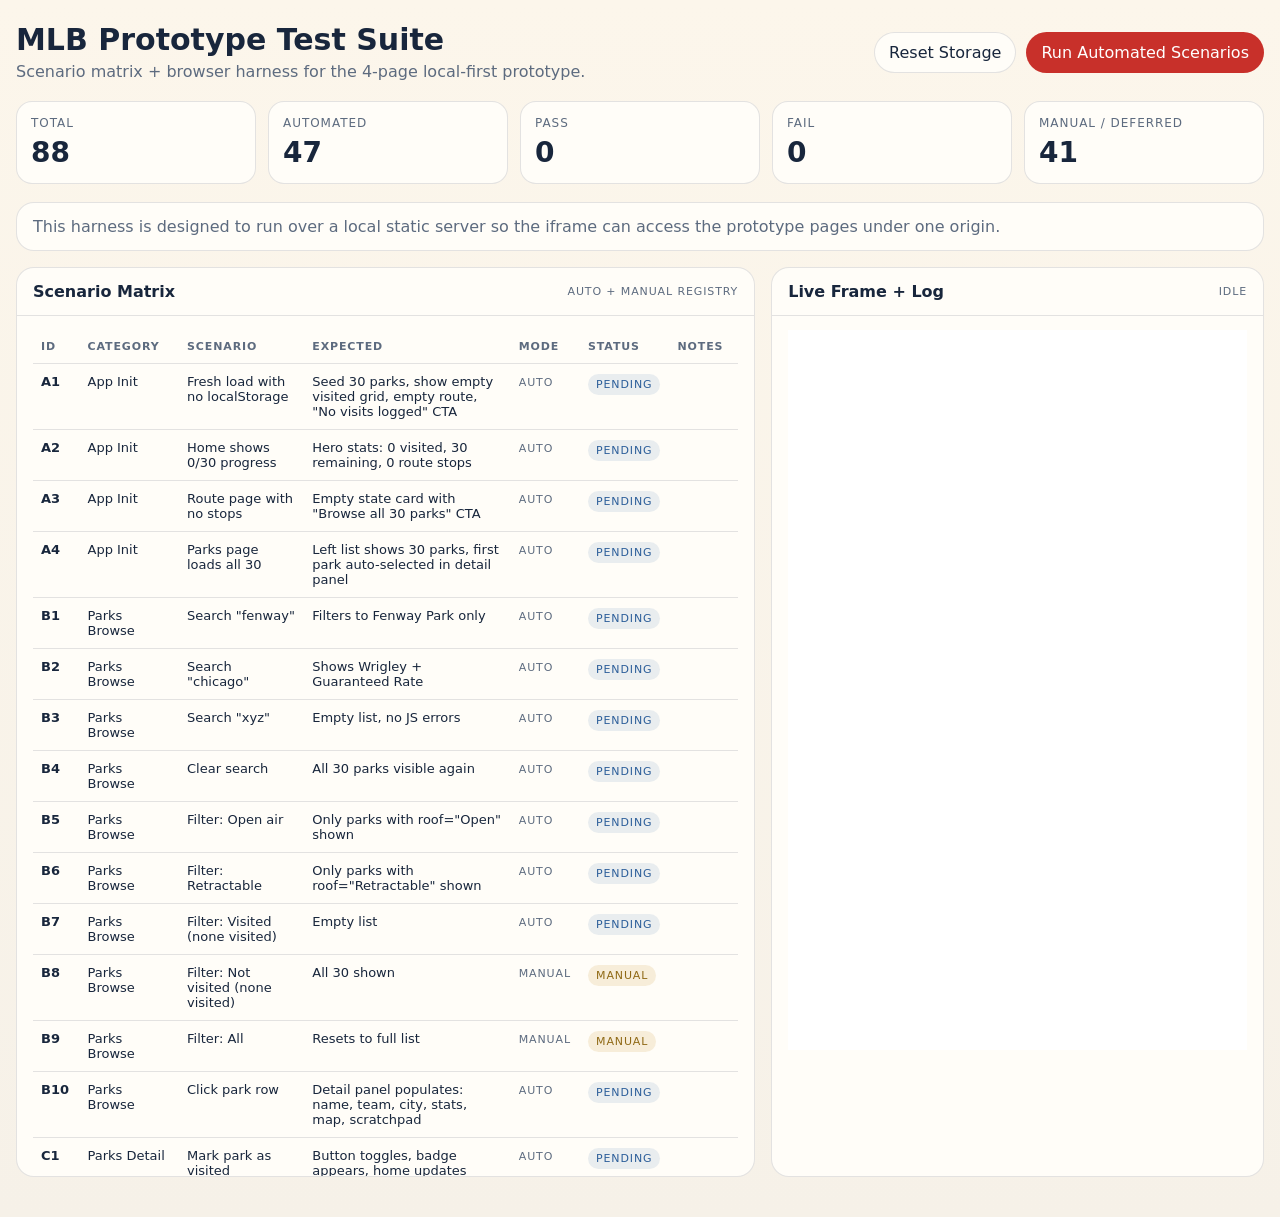
<file: MLB Prototype/test-suite.html>
<!DOCTYPE html>
<html lang="en">
<head>
<meta charset="UTF-8">
<meta name="viewport" content="width=device-width, initial-scale=1.0">
<title>MLB Ballparks Quest · Test Suite</title>
<style>
  :root {
    --bg: #f6f1e8;
    --panel: #fffdf8;
    --ink: #18263c;
    --soft: #5d6b7f;
    --line: rgba(24, 38, 60, 0.12);
    --accent: #c8302a;
    --green: #2f7d50;
    --gold: #c48d20;
    --red: #b33333;
    --blue: #2d5f9a;
  }
  * { box-sizing: border-box; }
  body {
    margin: 0;
    font-family: ui-sans-serif, system-ui, -apple-system, BlinkMacSystemFont, "Segoe UI", sans-serif;
    background: linear-gradient(180deg, #fcf6eb 0%, var(--bg) 100%);
    color: var(--ink);
  }
  .shell {
    width: min(1400px, calc(100vw - 32px));
    margin: 0 auto;
    padding: 24px 0 40px;
  }
  .topbar {
    display: flex;
    align-items: center;
    justify-content: space-between;
    gap: 16px;
    margin-bottom: 20px;
  }
  .title h1 {
    margin: 0;
    font-size: 30px;
    line-height: 1.05;
  }
  .title p {
    margin: 6px 0 0;
    color: var(--soft);
  }
  .actions {
    display: flex;
    gap: 10px;
    flex-wrap: wrap;
  }
  button {
    appearance: none;
    border: 1px solid var(--line);
    border-radius: 999px;
    padding: 10px 14px;
    background: var(--panel);
    color: var(--ink);
    cursor: pointer;
    font: inherit;
  }
  button.primary {
    background: var(--accent);
    color: #fff;
    border-color: transparent;
  }
  .summary {
    display: grid;
    grid-template-columns: repeat(5, minmax(0, 1fr));
    gap: 12px;
    margin-bottom: 18px;
  }
  .summary-card {
    background: var(--panel);
    border: 1px solid var(--line);
    border-radius: 16px;
    padding: 14px;
  }
  .summary-label {
    font-size: 12px;
    color: var(--soft);
    text-transform: uppercase;
    letter-spacing: 0.08em;
  }
  .summary-value {
    margin-top: 6px;
    font-size: 28px;
    font-weight: 700;
  }
  .workspace {
    display: grid;
    grid-template-columns: 1.2fr 0.8fr;
    gap: 16px;
  }
  .panel {
    background: var(--panel);
    border: 1px solid var(--line);
    border-radius: 18px;
    overflow: hidden;
  }
  .panel-head {
    padding: 14px 16px;
    border-bottom: 1px solid var(--line);
    display: flex;
    justify-content: space-between;
    align-items: center;
    gap: 12px;
  }
  .panel-head h2 {
    margin: 0;
    font-size: 16px;
  }
  .panel-body {
    padding: 14px 16px;
  }
  .log {
    font-family: ui-monospace, SFMono-Regular, Menlo, monospace;
    font-size: 12px;
    line-height: 1.55;
    color: var(--soft);
    white-space: pre-wrap;
    max-height: 220px;
    overflow: auto;
  }
  iframe {
    width: 100%;
    height: 720px;
    border: 0;
    background: #fff;
  }
  table {
    width: 100%;
    border-collapse: collapse;
  }
  th, td {
    padding: 10px 8px;
    border-bottom: 1px solid var(--line);
    vertical-align: top;
    text-align: left;
    font-size: 13px;
  }
  th {
    font-size: 11px;
    letter-spacing: 0.08em;
    text-transform: uppercase;
    color: var(--soft);
  }
  .status {
    display: inline-flex;
    align-items: center;
    border-radius: 999px;
    padding: 4px 8px;
    font-size: 11px;
    text-transform: uppercase;
    letter-spacing: 0.08em;
    white-space: nowrap;
  }
  .status.pending { background: rgba(45,95,154,0.10); color: var(--blue); }
  .status.pass { background: rgba(47,125,80,0.12); color: var(--green); }
  .status.fail { background: rgba(179,51,51,0.12); color: var(--red); }
  .status.manual { background: rgba(196,141,32,0.14); color: #8f6915; }
  .status.skipped { background: rgba(93,107,127,0.12); color: var(--soft); }
  .mode {
    font-size: 11px;
    color: var(--soft);
    text-transform: uppercase;
    letter-spacing: 0.08em;
  }
  @media (max-width: 1100px) {
    .summary { grid-template-columns: repeat(2, minmax(0, 1fr)); }
    .workspace { grid-template-columns: 1fr; }
  }
</style>
</head>
<body>
  <div class="shell">
    <div class="topbar">
      <div class="title">
        <h1>MLB Prototype Test Suite</h1>
        <p>Scenario matrix + browser harness for the 4-page local-first prototype.</p>
      </div>
      <div class="actions">
        <button id="resetStorageBtn">Reset Storage</button>
        <button class="primary" id="runAutoBtn">Run Automated Scenarios</button>
      </div>
    </div>

    <div class="summary">
      <div class="summary-card"><div class="summary-label">Total</div><div class="summary-value" id="totalCount">0</div></div>
      <div class="summary-card"><div class="summary-label">Automated</div><div class="summary-value" id="autoCount">0</div></div>
      <div class="summary-card"><div class="summary-label">Pass</div><div class="summary-value" id="passCount">0</div></div>
      <div class="summary-card"><div class="summary-label">Fail</div><div class="summary-value" id="failCount">0</div></div>
      <div class="summary-card"><div class="summary-label">Manual / Deferred</div><div class="summary-value" id="manualCount">0</div></div>
    </div>

    <div class="panel" style="margin-bottom:16px;">
      <div class="panel-body" id="runtimeNote" style="color:var(--soft);">
        This harness is designed to run over a local static server so the iframe can access the prototype pages under one origin.
      </div>
    </div>

    <div class="workspace">
      <div class="panel">
        <div class="panel-head">
          <h2>Scenario Matrix</h2>
          <span class="mode">Auto + manual registry</span>
        </div>
        <div class="panel-body" style="max-height: 860px; overflow:auto;">
          <table>
            <thead>
              <tr>
                <th style="width:80px;">ID</th>
                <th style="width:150px;">Category</th>
                <th style="width:180px;">Scenario</th>
                <th>Expected</th>
                <th style="width:90px;">Mode</th>
                <th style="width:110px;">Status</th>
                <th style="width:210px;">Notes</th>
              </tr>
            </thead>
            <tbody id="scenarioBody"></tbody>
          </table>
        </div>
      </div>

      <div class="panel">
        <div class="panel-head">
          <h2>Live Frame + Log</h2>
          <span class="mode" id="frameLabel">Idle</span>
        </div>
        <div class="panel-body">
          <iframe id="testFrame" title="Prototype page under test"></iframe>
          <div class="log" id="log" style="margin-top:12px;"></div>
        </div>
      </div>
    </div>
  </div>

<script>
(function() {
  const PREFIX = 'bpq.prototype:';
  const frame = document.getElementById('testFrame');
  const logEl = document.getElementById('log');
  const frameLabel = document.getElementById('frameLabel');

  const scenarios = [
    { id: 'A1', category: 'App Init', mode: 'auto', scenario: 'Fresh load with no localStorage', expected: 'Seed 30 parks, show empty visited grid, empty route, "No visits logged" CTA', run: testA1 },
    { id: 'A2', category: 'App Init', mode: 'auto', scenario: 'Home shows 0/30 progress', expected: 'Hero stats: 0 visited, 30 remaining, 0 route stops', run: testA2 },
    { id: 'A3', category: 'App Init', mode: 'auto', scenario: 'Route page with no stops', expected: 'Empty state card with "Browse all 30 parks" CTA', run: testA3 },
    { id: 'A4', category: 'App Init', mode: 'auto', scenario: 'Parks page loads all 30', expected: 'Left list shows 30 parks, first park auto-selected in detail panel', run: testA4 },
    { id: 'B1', category: 'Parks Browse', mode: 'auto', scenario: 'Search "fenway"', expected: 'Filters to Fenway Park only', run: testB1 },
    { id: 'B2', category: 'Parks Browse', mode: 'auto', scenario: 'Search "chicago"', expected: 'Shows Wrigley + Guaranteed Rate', run: testB2 },
    { id: 'B3', category: 'Parks Browse', mode: 'auto', scenario: 'Search "xyz"', expected: 'Empty list, no JS errors', run: testB3 },
    { id: 'B4', category: 'Parks Browse', mode: 'auto', scenario: 'Clear search', expected: 'All 30 parks visible again', run: testB4 },
    { id: 'B5', category: 'Parks Browse', mode: 'auto', scenario: 'Filter: Open air', expected: 'Only parks with roof="Open" shown', run: testB5 },
    { id: 'B6', category: 'Parks Browse', mode: 'auto', scenario: 'Filter: Retractable', expected: 'Only parks with roof="Retractable" shown', run: testB6 },
    { id: 'B7', category: 'Parks Browse', mode: 'auto', scenario: 'Filter: Visited (none visited)', expected: 'Empty list', run: testB7 },
    { id: 'B8', category: 'Parks Browse', mode: 'manual', scenario: 'Filter: Not visited (none visited)', expected: 'All 30 shown' },
    { id: 'B9', category: 'Parks Browse', mode: 'manual', scenario: 'Filter: All', expected: 'Resets to full list' },
    { id: 'B10', category: 'Parks Browse', mode: 'auto', scenario: 'Click park row', expected: 'Detail panel populates: name, team, city, stats, map, scratchpad', run: testB10 },
    { id: 'C1', category: 'Parks Detail', mode: 'auto', scenario: 'Mark park as visited', expected: 'Button toggles, badge appears, home updates', run: testC1 },
    { id: 'C2', category: 'Parks Detail', mode: 'manual', scenario: 'Remove visited mark', expected: 'Reverts to unvisited, badge removed, home updates' },
    { id: 'C3', category: 'Parks Detail', mode: 'auto', scenario: 'Add park to route', expected: 'Button toggles, route page gains stop', run: testC3 },
    { id: 'C4', category: 'Parks Detail', mode: 'manual', scenario: 'Remove park from route', expected: 'Reverts, route loses stop' },
    { id: 'C5', category: 'Parks Detail', mode: 'auto', scenario: 'Type in scratchpad', expected: 'Text persists after page reload', run: testC5 },
    { id: 'C6', category: 'Parks Detail', mode: 'manual', scenario: 'Clear scratchpad', expected: 'Empty string saved, placeholder returns' },
    { id: 'C7', category: 'Parks Detail', mode: 'auto', scenario: 'View upcoming games', expected: '3-4 games listed with date, time, opponent', run: testC7 },
    { id: 'C8', category: 'Parks Detail', mode: 'auto', scenario: 'Click "Add to route" on a game', expected: 'Game added to route with gameSelection set', run: testC8 },
    { id: 'C9', category: 'Parks Detail', mode: 'auto', scenario: 'Click "Score" on a game', expected: 'Navigates to scorekeeper with correct context', run: testC9 },
    { id: 'C10', category: 'Parks Detail', mode: 'auto', scenario: 'Click calendar on a game', expected: 'Downloads .ics data with correct game details', run: testC10 },
    { id: 'C11', category: 'Parks Detail', mode: 'manual', scenario: 'Park with no schedule data', expected: 'Shows "Schedule not loaded" or empty game list' },
    { id: 'D1', category: 'Route', mode: 'auto', scenario: 'Set trip start date', expected: 'Date saved, games filtered to window', run: testD1 },
    { id: 'D2', category: 'Route', mode: 'auto', scenario: 'Set trip end date', expected: 'Date saved, games filtered to window', run: testD2 },
    { id: 'D3', category: 'Route', mode: 'auto', scenario: 'Set end before start', expected: 'Auto-swap or validation error', run: testD3 },
    { id: 'D4', category: 'Route', mode: 'manual', scenario: 'Clear dates', expected: 'All upcoming games shown' },
    { id: 'D5', category: 'Route', mode: 'auto', scenario: 'Type trip notes', expected: 'Text persists after reload', run: testD5 },
    { id: 'D6', category: 'Route', mode: 'auto', scenario: 'Add 3 parks to route', expected: '3 stop cards appear, legs calculated', run: testD6 },
    { id: 'D7', category: 'Route', mode: 'manual', scenario: 'Remove middle stop', expected: 'Legs recalculated for remaining 2 stops' },
    { id: 'D8', category: 'Route', mode: 'auto', scenario: 'Remove all stops', expected: 'Empty state returns', run: testD8 },
    { id: 'D9', category: 'Route', mode: 'auto', scenario: 'Leg card shows distance', expected: 'Miles shown between parks', run: testD9 },
    { id: 'D10', category: 'Route', mode: 'auto', scenario: 'Leg card shows travel time', expected: 'Minutes converted to readable text', run: testD10 },
    { id: 'D11', category: 'Route', mode: 'manual', scenario: 'Ticket badge: Walk up safe', expected: 'Easy-buy parks show green badge' },
    { id: 'D12', category: 'Route', mode: 'manual', scenario: 'Ticket badge: Buy ahead', expected: 'High-demand parks show warning badge' },
    { id: 'D13', category: 'Route', mode: 'manual', scenario: 'Event warnings derived', expected: 'Fireworks/giveaway/premium events surface warnings' },
    { id: 'D14', category: 'Route', mode: 'auto', scenario: 'Trip summary updates', expected: 'Shows stop count, date window, context line', run: testD14 },
    { id: 'E1', category: 'Home', mode: 'auto', scenario: 'Progress band: 0 visited', expected: 'Shows 0/30, empty progress bar', run: testE1 },
    { id: 'E2', category: 'Home', mode: 'auto', scenario: 'Mark 4 parks visited', expected: 'Home grid shows 4 visited park cards', run: testE2 },
    { id: 'E3', category: 'Home', mode: 'manual', scenario: 'Mark 5th park visited', expected: 'Grid still shows first 4 or paginated' },
    { id: 'E4', category: 'Home', mode: 'auto', scenario: 'Hero stats update live', expected: 'Visited count, remaining, targets, route stops all correct', run: testE4 },
    { id: 'E5', category: 'Home', mode: 'manual', scenario: 'Route preview map', expected: 'Shows dots for parks on route' },
    { id: 'E6', category: 'Home', mode: 'auto', scenario: 'Next targets sidebar', expected: 'Top 3 unvisited, not-on-route parks by priority score', run: testE6 },
    { id: 'E7', category: 'Home', mode: 'manual', scenario: 'Click park card on home', expected: 'Navigates to parks page with that park selected' },
    { id: 'E8', category: 'Home', mode: 'manual', scenario: 'Click "Plan next route"', expected: 'Navigates to route page' },
    { id: 'E9', category: 'Home', mode: 'manual', scenario: 'Click "Browse all 30"', expected: 'Navigates to parks page' },
    { id: 'F1', category: 'Scorekeeper', mode: 'auto', scenario: 'Open with context set', expected: 'Shows correct park, home team, away team', run: testF1 },
    { id: 'F2', category: 'Scorekeeper', mode: 'auto', scenario: 'Open with no context', expected: 'Falls back to default/empty state', run: testF2 },
    { id: 'F3', category: 'Scorekeeper', mode: 'manual', scenario: 'Score a game inning by inning', expected: 'State persists between innings' },
    { id: 'F4', category: 'Scorekeeper', mode: 'auto', scenario: 'Navigate away and back', expected: 'Score state preserved in localStorage', run: testF4 },
    { id: 'G1', category: 'Theme', mode: 'skipped', scenario: 'Default theme loads', expected: 'Phillies theme applied' },
    { id: 'G2', category: 'Theme', mode: 'skipped', scenario: 'Switch to Yankees theme', expected: 'Theme vars update' },
    { id: 'G3', category: 'Theme', mode: 'skipped', scenario: 'Switch to Dodgers theme', expected: 'Blue accent variant' },
    { id: 'G4', category: 'Theme', mode: 'skipped', scenario: 'Switch to Cubs theme', expected: 'Navy accent' },
    { id: 'G5', category: 'Theme', mode: 'skipped', scenario: 'Switch to Mets theme', expected: 'Dark blue accent' },
    { id: 'G6', category: 'Theme', mode: 'skipped', scenario: 'Theme persists on reload', expected: 'app-theme read on init' },
    { id: 'G7', category: 'Theme', mode: 'skipped', scenario: 'Toggle panel open/close', expected: 'Open, Escape, click-outside close' },
    { id: 'G8', category: 'Theme', mode: 'skipped', scenario: 'aria-pressed on active theme', expected: 'Correct button flagged active' },
    { id: 'H1', category: 'Schedule', mode: 'auto', scenario: 'Parks with schedule data', expected: 'Upcoming games shown in detail panel', run: testH1 },
    { id: 'H2', category: 'Schedule', mode: 'manual', scenario: 'Games within trip window', expected: 'Only games between start/end shown' },
    { id: 'H3', category: 'Schedule', mode: 'auto', scenario: 'Games with TBD time', expected: 'Displayed as TBD, no parse error', run: testH3 },
    { id: 'H4', category: 'Schedule', mode: 'auto', scenario: 'Special event games', expected: 'Event name shown', run: testH4 },
    { id: 'H5', category: 'Schedule', mode: 'auto', scenario: 'decorateGame()', expected: 'Returns gameId, park context, parsed datetime', run: testH5 },
    { id: 'H6', category: 'Schedule', mode: 'manual', scenario: 'Parks missing from schedule', expected: 'Graceful empty state, no JS errors' },
    { id: 'I1', category: 'Storage', mode: 'auto', scenario: 'All changes survive reload', expected: 'Visits, route, notes, dates persist', run: testI1 },
    { id: 'I2', category: 'Storage', mode: 'manual', scenario: 'localStorage disabled', expected: 'App loads degraded, no crash' },
    { id: 'I3', category: 'Storage', mode: 'auto', scenario: 'Corrupt localStorage data', expected: 'safeParse handles gracefully, reseeds defaults', run: testI3 },
    { id: 'I4', category: 'Storage', mode: 'auto', scenario: 'Oakland → Sutter migration', expected: 'Old ids migrated automatically', run: testI4 },
    { id: 'I5', category: 'Storage', mode: 'manual', scenario: 'Debounced writes', expected: 'Rapid changes do not flood localStorage' },
    { id: 'J1', category: 'Navigation', mode: 'manual', scenario: 'Nav bar on all pages', expected: 'Links visible everywhere' },
    { id: 'J2', category: 'Navigation', mode: 'manual', scenario: 'Active page highlighted', expected: 'Current page styled differently' },
    { id: 'J3', category: 'Navigation', mode: 'auto', scenario: 'Parks → Route flow', expected: 'Add to route on parks page, verify on route page', run: testJ3 },
    { id: 'J4', category: 'Navigation', mode: 'auto', scenario: 'Parks → Scorekeeper flow', expected: 'Score button sets context, scorekeeper reads it', run: testJ4 },
    { id: 'J5', category: 'Navigation', mode: 'manual', scenario: 'Route → Parks flow', expected: 'Footer CTA navigates to parks' },
    { id: 'K1', category: 'Responsive', mode: 'manual', scenario: 'Desktop', expected: 'Two-column layout, sticky sidebars' },
    { id: 'K2', category: 'Responsive', mode: 'manual', scenario: 'Tablet', expected: 'Adjusted columns, smaller cards' },
    { id: 'K3', category: 'Responsive', mode: 'manual', scenario: 'Mobile', expected: 'Single column, full-width buttons' },
    { id: 'K4', category: 'Responsive', mode: 'manual', scenario: 'Touch input detection', expected: 'data-input=touch set' },
    { id: 'K5', category: 'Responsive', mode: 'manual', scenario: 'Theme toggle position', expected: 'Desktop vs mobile position' },
    { id: 'L1', category: 'Edge Cases', mode: 'auto', scenario: 'Add same park to route twice', expected: 'Deduplication — only one instance', run: testL1 },
    { id: 'L2', category: 'Edge Cases', mode: 'manual', scenario: 'Mark visited + add to route', expected: 'Both states coexist correctly' },
    { id: 'L3', category: 'Edge Cases', mode: 'manual', scenario: '30 parks on route', expected: 'All 30 render, 29 legs calculated' },
    { id: 'L4', category: 'Edge Cases', mode: 'auto', scenario: 'XSS in scratchpad', expected: 'Rendered as text, not executed', run: testL4 },
    { id: 'L5', category: 'Edge Cases', mode: 'manual', scenario: 'Very long scratchpad text', expected: 'No overflow, scrollable textarea' },
    { id: 'L6', category: 'Edge Cases', mode: 'manual', scenario: 'Priority score ordering', expected: 'S-tier unvisited parks rank highest' },
    { id: 'L7', category: 'Edge Cases', mode: 'auto', scenario: 'Calendar .ics download', expected: 'Valid ICS file, opens in calendar app', run: testL7 }
  ];

  function log(message) {
    logEl.textContent += message + '\n';
    logEl.scrollTop = logEl.scrollHeight;
  }

  function renderTable() {
    const tbody = document.getElementById('scenarioBody');
    tbody.innerHTML = scenarios.map((scenario) => `
      <tr data-scenario-id="${scenario.id}">
        <td><strong>${scenario.id}</strong></td>
        <td>${scenario.category}</td>
        <td>${scenario.scenario}</td>
        <td>${scenario.expected}</td>
        <td><span class="mode">${scenario.mode}</span></td>
        <td><span class="status ${scenario.mode === 'manual' ? 'manual' : scenario.mode === 'skipped' ? 'skipped' : 'pending'}">${scenario.mode === 'manual' ? 'manual' : scenario.mode === 'skipped' ? 'skipped' : 'pending'}</span></td>
        <td class="scenario-notes"></td>
      </tr>
    `).join('');
    updateSummary();
  }

  function updateScenario(id, status, notes) {
    const row = document.querySelector(`[data-scenario-id="${id}"]`);
    if (!row) return;
    const statusEl = row.querySelector('.status');
    const notesEl = row.querySelector('.scenario-notes');
    statusEl.className = `status ${status}`;
    statusEl.textContent = status;
    if (notes !== undefined) notesEl.textContent = notes;
    updateSummary();
  }

  function updateSummary() {
    const statuses = [...document.querySelectorAll('.status')].map((node) => node.textContent);
    document.getElementById('totalCount').textContent = String(scenarios.length);
    document.getElementById('autoCount').textContent = String(scenarios.filter((s) => s.mode === 'auto').length);
    document.getElementById('passCount').textContent = String(statuses.filter((s) => s === 'pass').length);
    document.getElementById('failCount').textContent = String(statuses.filter((s) => s === 'fail').length);
    document.getElementById('manualCount').textContent = String(scenarios.filter((s) => s.mode === 'manual' || s.mode === 'skipped').length);
  }

  function delay(ms) {
    return new Promise((resolve) => setTimeout(resolve, ms));
  }

  function clearPrototypeStorage() {
    const remove = [];
    for (let index = 0; index < localStorage.length; index += 1) {
      const key = localStorage.key(index);
      if (key && (key.startsWith(PREFIX) || key === 'app-theme' || key === 'bpq_scorekeeper_session_v1')) remove.push(key);
    }
    remove.forEach((key) => localStorage.removeItem(key));
  }

  function frameWin() {
    return frame.contentWindow;
  }

  async function openPage(pageName) {
    frameLabel.textContent = pageName;
    await new Promise((resolve) => {
      frame.onload = async function onLoad() {
        frame.onload = null;
        await delay(120);
        resolve();
      };
      frame.src = pageName + '?test=' + Date.now();
    });
    return frameWin();
  }

  function q(win, selector) {
    return win.document.querySelector(selector);
  }

  function qa(win, selector) {
    return [...win.document.querySelectorAll(selector)];
  }

  async function click(win, selector) {
    const element = q(win, selector);
    if (!element) throw new Error(`Missing selector: ${selector}`);
    element.click();
    await delay(120);
  }

  async function type(win, selector, value) {
    const element = q(win, selector);
    if (!element) throw new Error(`Missing selector: ${selector}`);
    element.value = value;
    element.dispatchEvent(new win.Event('input', { bubbles: true }));
    element.dispatchEvent(new win.Event('change', { bubbles: true }));
    await delay(120);
  }

  function assert(condition, message) {
    if (!condition) throw new Error(message);
  }

  async function runAuto() {
    clearPrototypeStorage();
    logEl.textContent = '';
    for (const scenario of scenarios) {
      if (scenario.mode !== 'auto') continue;
      updateScenario(scenario.id, 'pending', '');
    }

    for (const scenario of scenarios) {
      if (scenario.mode !== 'auto') continue;
      try {
        log(`→ ${scenario.id} ${scenario.scenario}`);
        await scenario.run();
        updateScenario(scenario.id, 'pass', 'Automated check passed');
        log(`✓ ${scenario.id}`);
      } catch (error) {
        updateScenario(scenario.id, 'fail', error.message);
        log(`✗ ${scenario.id} ${error.message}`);
      }
    }
  }

  async function testA1() {
    clearPrototypeStorage();
    const win = await openPage('index.html');
    assert(win.BPQ.app.getParks().length === 30, 'Expected 30 seeded parks');
    assert(win.BPQ.app.getRouteStore().stops.length === 0, 'Expected empty route store');
    assert(q(win, '#visitedGrid').textContent.includes('No visits logged'), 'Expected empty visited CTA');
  }

  async function testA2() {
    clearPrototypeStorage();
    const win = await openPage('index.html');
    assert(q(win, '#heroVisitedCount').textContent.trim() === '0', 'Visited count should be 0');
    assert(q(win, '#heroRemainingCount').textContent.trim() === '30', 'Remaining count should be 30');
    assert(q(win, '#heroRouteCount').textContent.trim() === '0', 'Route count should be 0');
  }

  async function testA3() {
    clearPrototypeStorage();
    const win = await openPage('route.html');
    assert(win.document.body.textContent.includes('Browse all 30 parks'), 'Expected empty route CTA');
  }

  async function testA4() {
    clearPrototypeStorage();
    const win = await openPage('parks.html');
    assert(qa(win, '.park-row').length === 30, 'Expected 30 park rows');
    assert(q(win, '#d-name').textContent.trim().length > 0, 'Expected selected park detail');
  }

  async function testB1() {
    clearPrototypeStorage();
    const win = await openPage('parks.html');
    await type(win, '#park-search', 'fenway');
    assert(qa(win, '.park-row').length === 1, 'Expected one filtered row');
    assert(win.document.body.textContent.includes('Fenway Park'), 'Expected Fenway Park');
  }

  async function testB2() {
    clearPrototypeStorage();
    const win = await openPage('parks.html');
    await type(win, '#park-search', 'chicago');
    assert(qa(win, '.park-row').length === 2, 'Expected two Chicago parks');
  }

  async function testB3() {
    clearPrototypeStorage();
    const win = await openPage('parks.html');
    await type(win, '#park-search', 'xyz');
    assert(qa(win, '.park-row').length === 0, 'Expected empty result set');
  }

  async function testB4() {
    clearPrototypeStorage();
    const win = await openPage('parks.html');
    await type(win, '#park-search', 'fenway');
    await type(win, '#park-search', '');
    assert(qa(win, '.park-row').length === 30, 'Expected full park list after clearing search');
  }

  async function testB5() {
    clearPrototypeStorage();
    const win = await openPage('parks.html');
    await click(win, '[data-filter="open"]');
    const text = qa(win, '.park-row').map((row) => row.textContent).join(' ');
    assert(!text.includes('T-Mobile Park'), 'Retractable park should not appear in open-air filter');
  }

  async function testB6() {
    clearPrototypeStorage();
    const win = await openPage('parks.html');
    await click(win, '[data-filter="retractable"]');
    assert(qa(win, '.park-row').length > 0, 'Expected retractable parks');
    assert(!qa(win, '.park-row-name').some((node) => node.textContent.includes('Fenway Park')), 'Open-air park should not appear in filtered list');
  }

  async function testB7() {
    clearPrototypeStorage();
    const win = await openPage('parks.html');
    await click(win, '[data-filter="visited"]');
    assert(qa(win, '.park-row').length === 0, 'Expected no visited parks on fresh state');
  }

  async function testB10() {
    clearPrototypeStorage();
    const win = await openPage('parks.html');
    await click(win, '[data-park-id="fenway-park"]');
    assert(q(win, '#d-name').textContent.includes('Fenway'), 'Expected Fenway detail selected');
    assert(q(win, '#d-grid').textContent.includes('Opened'), 'Expected detail stats');
  }

  async function testC1() {
    clearPrototypeStorage();
    let win = await openPage('parks.html');
    await click(win, '#d-visit-toggle');
    assert(q(win, '#d-visit-toggle').textContent.includes('Remove'), 'Expected visited toggle state');
    win = await openPage('index.html');
    assert(q(win, '#heroVisitedCount').textContent.trim() === '1', 'Home should reflect visited park');
  }

  async function testC3() {
    clearPrototypeStorage();
    let win = await openPage('parks.html');
    await click(win, '#d-route-toggle');
    win = await openPage('route.html');
    assert(qa(win, '.route-card').length === 1, 'Expected one route stop card');
  }

  async function testC5() {
    clearPrototypeStorage();
    let win = await openPage('parks.html');
    await type(win, '#d-scratchpad', 'Scout this view from first base side');
    await delay(220);
    win = await openPage('parks.html');
    assert(q(win, '#d-scratchpad').value === 'Scout this view from first base side', 'Scratchpad should persist');
  }

  async function testC7() {
    clearPrototypeStorage();
    const win = await openPage('parks.html');
    assert(qa(win, '[data-route-game]').length >= 3, 'Expected upcoming game actions');
  }

  async function testC8() {
    clearPrototypeStorage();
    const win = await openPage('parks.html');
    const button = q(win, '[data-route-game]');
    const gameId = button.dataset.routeGame;
    await click(win, '[data-route-game]');
    const firstStop = win.BPQ.app.getRouteStore().stops[0];
    assert(firstStop && firstStop.gameId === gameId, 'Expected route stop gameSelection to be set');
  }

  async function testC9() {
    clearPrototypeStorage();
    let win = await openPage('parks.html');
    const gameId = q(win, '[data-score-game]').dataset.scoreGame;
    q(win, '[data-score-game]').click();
    win = await openPage('scorekeeper.html');
    const state = JSON.parse(win.render_game_to_text());
    assert(state.gameId === gameId, 'Scorekeeper should read selected gameId');
    assert(state.away.name !== 'Away', 'Away team should be prefilled');
  }

  async function testC10() {
    clearPrototypeStorage();
    const win = await openPage('parks.html');
    const gameId = q(win, '[data-calendar-game]').dataset.calendarGame;
    const ics = win.BPQ.app.buildGameICS(win.BPQ.app.getGameById(gameId));
    assert(ics.includes('BEGIN:VCALENDAR'), 'ICS should have VCALENDAR');
    assert(ics.includes('BEGIN:VEVENT'), 'ICS should have VEVENT');
  }

  async function testD1() {
    clearPrototypeStorage();
    const win = await openPage('route.html');
    await type(win, '#tripStartDate', '2026-04-01');
    assert(win.BPQ.app.getActiveTrip().startDate === '2026-04-01', 'Start date should persist');
  }

  async function testD2() {
    clearPrototypeStorage();
    const win = await openPage('route.html');
    await type(win, '#tripEndDate', '2026-04-20');
    assert(win.BPQ.app.getActiveTrip().endDate === '2026-04-20', 'End date should persist');
  }

  async function testD3() {
    clearPrototypeStorage();
    const win = await openPage('route.html');
    await type(win, '#tripStartDate', '2026-05-10');
    await type(win, '#tripEndDate', '2026-05-01');
    const trip = win.BPQ.app.getActiveTrip();
    assert(trip.startDate === '2026-05-01' && trip.endDate === '2026-05-10', 'Trip window should auto-swap');
  }

  async function testD5() {
    clearPrototypeStorage();
    let win = await openPage('route.html');
    await type(win, '#tripScratchpad', 'Weekend run. Keep hotels near transit.');
    await delay(220);
    win = await openPage('route.html');
    assert(q(win, '#tripScratchpad').value === 'Weekend run. Keep hotels near transit.', 'Trip notes should persist');
  }

  async function testD6() {
    clearPrototypeStorage();
    const win = await openPage('route.html');
    win.BPQ.app.addRouteStop('pnc-park');
    win.BPQ.app.addRouteStop('yankee-stadium');
    win.BPQ.app.addRouteStop('fenway-park');
    win.location.reload();
    await delay(180);
    assert(qa(win, '.route-card').length === 3, 'Expected three stop cards');
  }

  async function testD8() {
    clearPrototypeStorage();
    const win = await openPage('route.html');
    win.BPQ.app.addRouteStop('pnc-park');
    win.BPQ.app.removeRouteStop('pnc-park');
    win.location.reload();
    await delay(180);
    assert(win.document.body.textContent.includes('No stops yet'), 'Expected empty route state after removing last stop');
  }

  async function testD9() {
    clearPrototypeStorage();
    const win = await openPage('route.html');
    win.BPQ.app.addRouteStop('pnc-park');
    win.BPQ.app.addRouteStop('yankee-stadium');
    win.location.reload();
    await delay(180);
    assert(win.document.body.textContent.includes('mi'), 'Expected mileage text on leg card');
  }

  async function testD10() {
    clearPrototypeStorage();
    const win = await openPage('route.html');
    win.BPQ.app.addRouteStop('pnc-park');
    win.BPQ.app.addRouteStop('yankee-stadium');
    win.location.reload();
    await delay(180);
    assert(win.document.body.textContent.toLowerCase().includes('drive'), 'Expected readable travel time');
  }

  async function testD14() {
    clearPrototypeStorage();
    const win = await openPage('route.html');
    win.BPQ.app.addRouteStop('pnc-park');
    win.location.reload();
    await delay(180);
    assert(q(win, '#tripSummaryCard').textContent.includes('Stops'), 'Expected trip summary content');
  }

  async function testE1() {
    clearPrototypeStorage();
    const win = await openPage('index.html');
    assert(q(win, '#progressCount').textContent.trim() === '0 / 30', 'Progress band should start at 0/30');
  }

  async function testE2() {
    clearPrototypeStorage();
    const win = await openPage('index.html');
    ['fenway-park', 'pnc-park', 'wrigley-field', 'camden-yards'].forEach((parkId) => {
      win.BPQ.app.markVisited(parkId, { notes: 'Visited', bestFeature: 'Atmosphere' });
    });
    win.location.reload();
    await delay(180);
    assert(qa(win, '.visited-card').length >= 4, 'Expected four visited cards');
  }

  async function testE4() {
    clearPrototypeStorage();
    const win = await openPage('index.html');
    win.BPQ.app.markVisited('fenway-park', { notes: 'Visited', bestFeature: 'Monster' });
    win.BPQ.app.addRouteStop('pnc-park');
    win.location.reload();
    await delay(180);
    assert(q(win, '#heroVisitedCount').textContent.trim() === '1', 'Visited count should be 1');
    assert(q(win, '#heroRouteCount').textContent.trim() === '1', 'Route count should be 1');
  }

  async function testE6() {
    clearPrototypeStorage();
    const win = await openPage('index.html');
    assert(qa(win, '#sidebarTargets a').length === 3, 'Expected three sidebar targets');
  }

  async function testF1() {
    clearPrototypeStorage();
    let win = await openPage('parks.html');
    const gameId = q(win, '[data-score-game]').dataset.scoreGame;
    win.BPQ.app.setScorekeeperContext({ parkId: 'pnc-park', gameId });
    win = await openPage('scorekeeper.html');
    const state = JSON.parse(win.render_game_to_text());
    assert(state.venue === 'PNC Park', 'Expected scorekeeper venue from context');
    assert(state.home.name === 'Pittsburgh Pirates', 'Expected home team prefill');
  }

  async function testF2() {
    clearPrototypeStorage();
    const win = await openPage('scorekeeper.html');
    const state = JSON.parse(win.render_game_to_text());
    assert(state.venue === '', 'Expected empty venue with no context');
    assert(state.home.name === 'Home', 'Expected default home name');
  }

  async function testF4() {
    clearPrototypeStorage();
    let win = await openPage('scorekeeper.html');
    await type(win, '#play-code', 'K');
    await click(win, '#log-btn');
    win = await openPage('scorekeeper.html');
    const state = JSON.parse(win.render_game_to_text());
    assert(state.outs === 1, 'Expected persisted score state after reload');
  }

  async function testH1() {
    clearPrototypeStorage();
    const win = await openPage('parks.html');
    assert(qa(win, '[data-route-game]').length >= 3, 'Expected schedule data in park detail');
  }

  async function testH3() {
    clearPrototypeStorage();
    const win = await openPage('parks.html');
    await click(win, '[data-park-id="angel-stadium"]');
    assert(win.document.body.textContent.includes('TBD'), 'Expected TBD time to render cleanly');
  }

  async function testH4() {
    clearPrototypeStorage();
    const win = await openPage('parks.html');
    const special = win.BPQ.app.getGamesByPark('american-family-field').find((game) => game.s);
    assert(Boolean(special && special.s), 'Expected at least one special event game in schedule data');
  }

  async function testH5() {
    clearPrototypeStorage();
    const win = await openPage('parks.html');
    const game = win.BPQ.app.getUpcomingGamesByPark('pnc-park', 1)[0];
    assert(Boolean(game.gameId), 'Expected gameId');
    assert(game.parkId === 'pnc-park', 'Expected parkId on decorated game');
    assert(Boolean(game.startDateTimeLocal), 'Expected parsed datetime');
  }

  async function testI1() {
    clearPrototypeStorage();
    let win = await openPage('parks.html');
    await click(win, '#d-visit-toggle');
    await type(win, '#d-scratchpad', 'Persisted note');
    win.BPQ.app.addRouteStop('chase-field');
    await delay(120);
    win = await openPage('route.html');
    await type(win, '#tripStartDate', '2026-04-01');
    win = await openPage('index.html');
    assert(win.BPQ.app.getVisitedParks().length === 1, 'Visited state should persist across pages');
    const routeParkIds = win.BPQ.app.getRouteStore().stops.map((stop) => stop.parkId);
    assert(routeParkIds.length === 2, 'Route state should persist across pages');
    assert(routeParkIds.includes('fenway-park'), 'Visited park should remain on the route');
    assert(routeParkIds.includes('chase-field'), 'Explicitly added route stop should persist');
    assert(win.BPQ.app.getActiveTrip().startDate === '2026-04-01', 'Trip window should persist across pages');
  }

  async function testI3() {
    clearPrototypeStorage();
    localStorage.setItem('bpq.prototype:visits', '{bad');
    const win = await openPage('index.html');
    assert(win.BPQ.app.getVisits().length >= 0, 'Visits should reseed without crashing');
  }

  async function testI4() {
    clearPrototypeStorage();
    localStorage.setItem('bpq.prototype:visits', JSON.stringify([{ parkId: 'oakland-coliseum', visitDate: '2026-01-01', updatedAt: '2026-01-01T00:00:00Z' }]));
    const win = await openPage('index.html');
    const visits = win.BPQ.app.getVisits();
    assert(visits[0].parkId === 'sutter-health-park', 'Expected oakland migration to sutter-health-park');
  }

  async function testJ3() {
    clearPrototypeStorage();
    let win = await openPage('parks.html');
    await click(win, '#d-route-toggle');
    win = await openPage('route.html');
    assert(qa(win, '.route-card').length === 1, 'Expected route card from parks action');
  }

  async function testJ4() {
    clearPrototypeStorage();
    let win = await openPage('parks.html');
    q(win, '[data-score-game]').click();
    win = await openPage('scorekeeper.html');
    const state = JSON.parse(win.render_game_to_text());
    assert(Boolean(state.gameId), 'Expected game-aware scorekeeper context');
  }

  async function testL1() {
    clearPrototypeStorage();
    const win = await openPage('route.html');
    win.BPQ.app.addRouteStop('pnc-park');
    win.BPQ.app.addRouteStop('pnc-park');
    assert(win.BPQ.app.getRouteStore().stops.filter((stop) => stop.parkId === 'pnc-park').length === 1, 'Route stop should dedupe');
  }

  async function testL4() {
    clearPrototypeStorage();
    const win = await openPage('index.html');
    win.BPQ.app.markVisited('fenway-park', { notes: '<img src=x onerror=alert(1)>', bestFeature: 'XSS test' });
    win.location.reload();
    await delay(180);
    assert(q(win, '#visitedGrid img[onerror]') === null, 'Expected no executable injected image');
    assert(q(win, '#visitedGrid').innerHTML.includes('&lt;img src=x onerror=alert(1)&gt;') || q(win, '#visitedGrid').textContent.includes('<img src=x onerror=alert(1)>'), 'Expected escaped raw text to remain visible');
  }

  async function testL7() {
    clearPrototypeStorage();
    const win = await openPage('parks.html');
    const game = win.BPQ.app.getUpcomingGamesByPark('pnc-park', 1)[0];
    const ics = win.BPQ.app.buildGameICS(game);
    assert(ics.includes('BEGIN:VCALENDAR') && ics.includes('BEGIN:VEVENT'), 'Expected valid ICS framing');
    assert(ics.includes('DTSTART:') && ics.includes('DTEND:'), 'Expected event timing fields');
  }

  document.getElementById('resetStorageBtn').addEventListener('click', () => {
    clearPrototypeStorage();
    log('Storage reset');
  });

  document.getElementById('runAutoBtn').addEventListener('click', () => {
    if (location.protocol === 'file:') {
      log('Run this harness over http://localhost to allow same-origin iframe testing.');
      return;
    }
    runAuto();
  });

  if (location.protocol === 'file:') {
    document.getElementById('runtimeNote').textContent = 'Current mode: file://. Automated iframe tests are blocked by browser origin rules. Serve MLB Prototype over localhost and re-run.';
  }

  renderTable();
})();
</script>
</body>
</html>
</file>
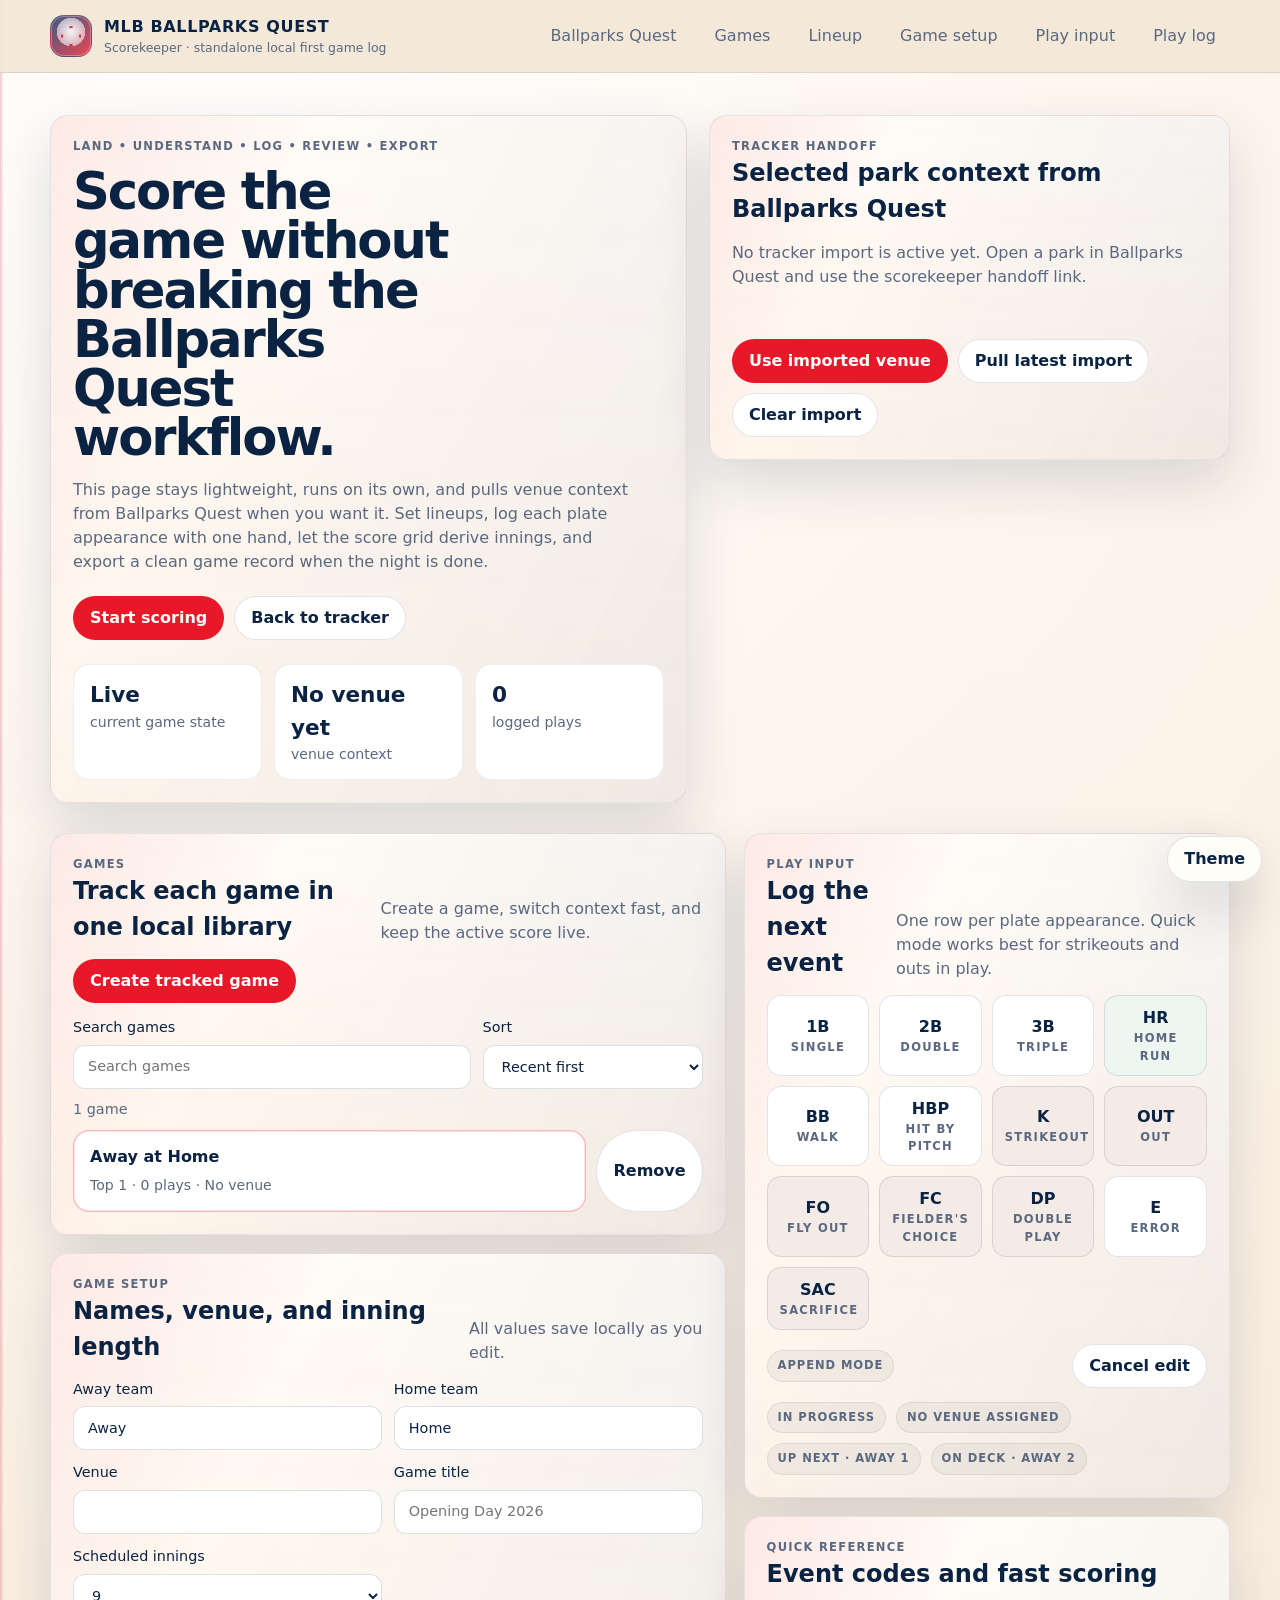
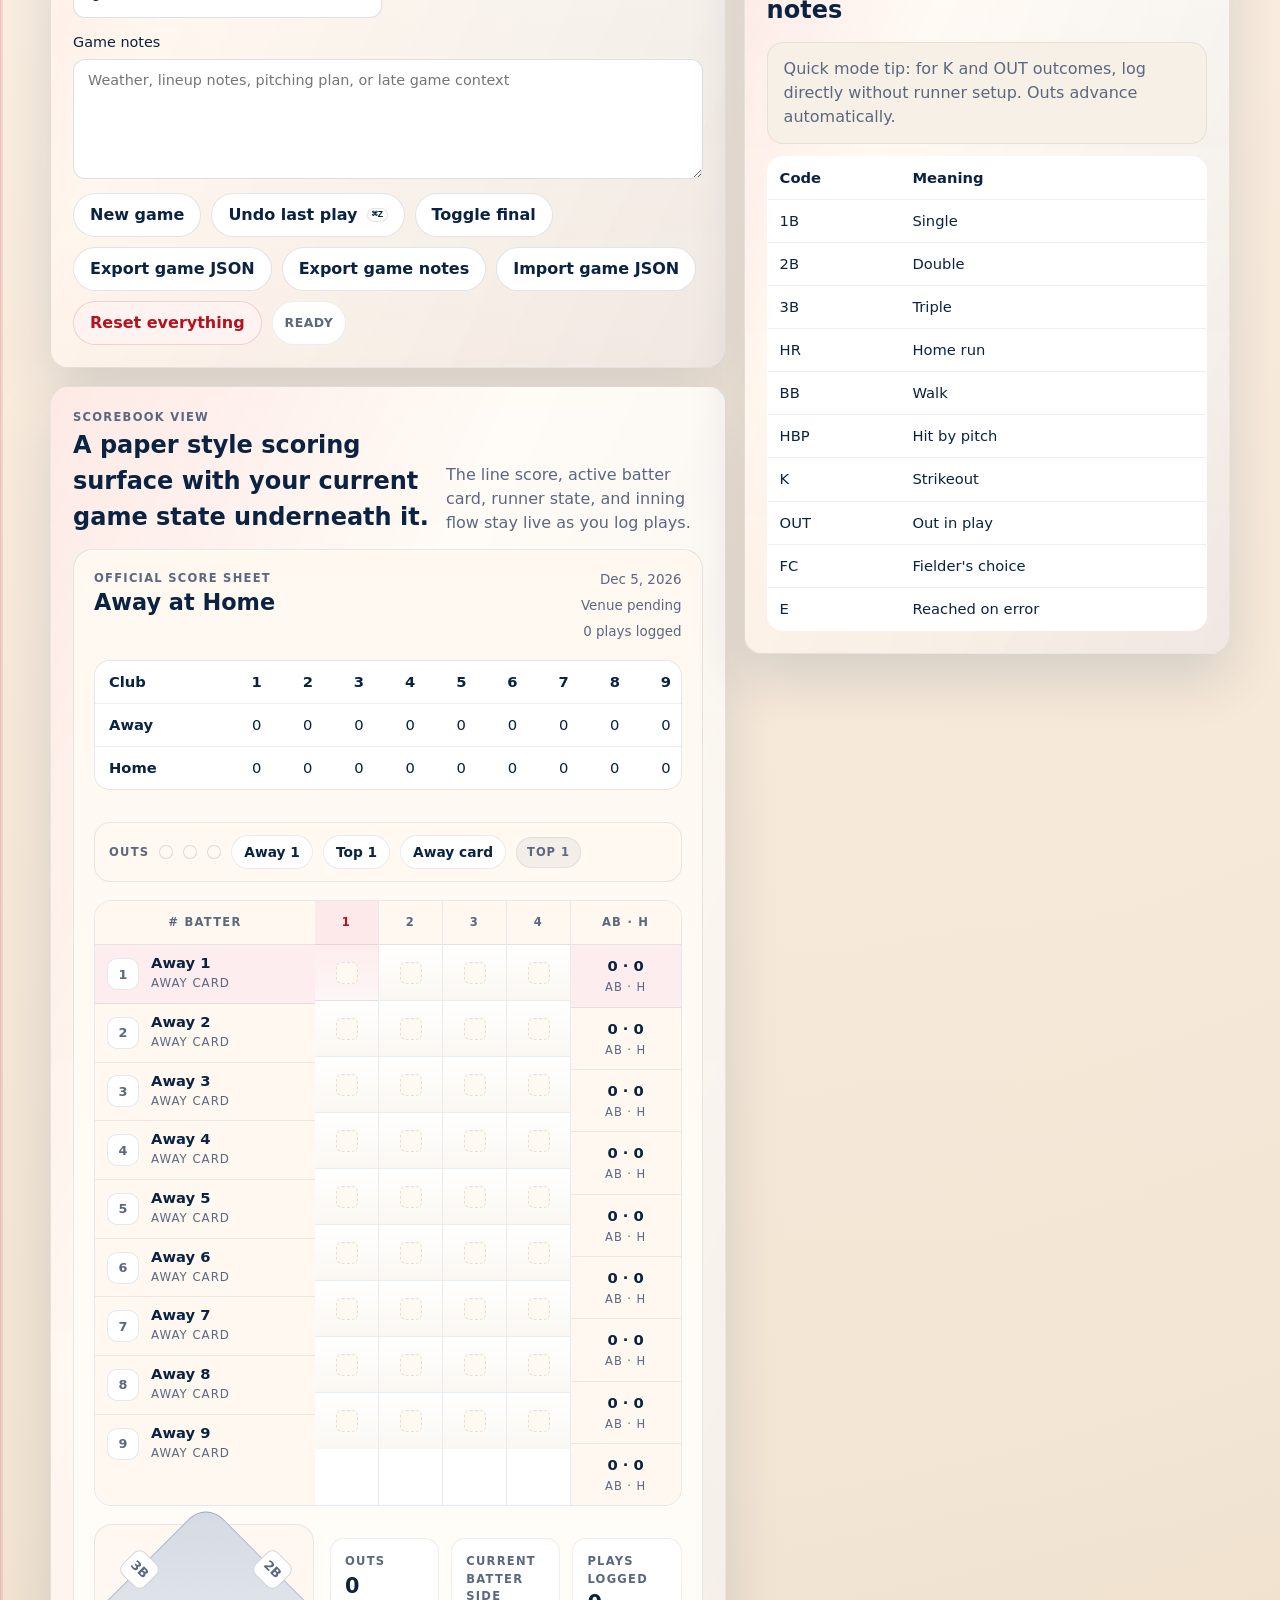
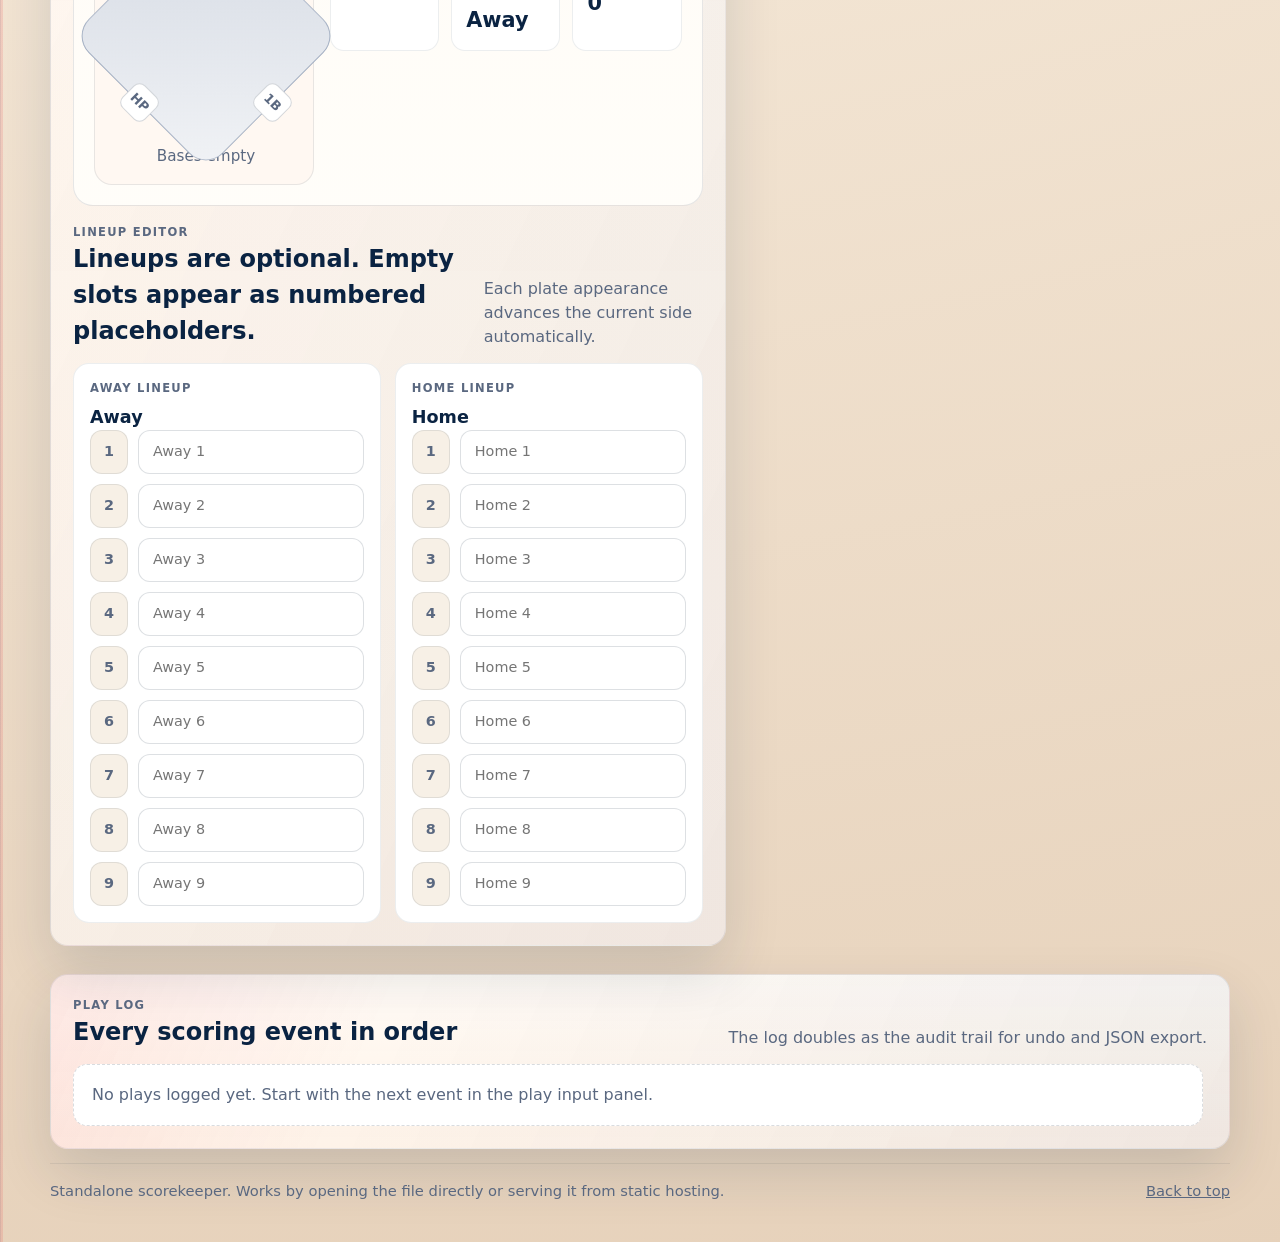
<file: archive/v0.7-root/scorekeeper.html>
<!DOCTYPE html>
<html lang="en">
<head>
  <meta charset="utf-8">
  <meta name="viewport" content="width=device-width, initial-scale=1">
  <title>MLB Ballparks Quest | Scorekeeper</title>
  <meta name="description" content="A local first scorekeeper for MLB Ballparks Quest with tracker handoff, inning state, play log, and JSON export.">
  <meta name="theme-color" content="#111111">
  <link rel="stylesheet" href="theme-tokens.css">
  <style>
    :root{
      --radius:18px;
      --maxw:1180px;
    }

    *{box-sizing:border-box}
    html{scroll-behavior:smooth}
    body{
      margin:0;
      font-family:ui-sans-serif,system-ui,-apple-system,BlinkMacSystemFont,"Segoe UI",sans-serif;
      color:var(--ink);
      background:var(--theme-stripes), var(--theme-wash);
      line-height:1.5;
    }

    h1,h2,h3,p{margin:0}
    a{color:inherit}
    button,input,select,textarea{font:inherit}

    .shell{width:min(100% - 28px,var(--maxw));margin:0 auto}
    .skip-link{
      position:absolute;left:16px;top:-48px;padding:10px 14px;border-radius:999px;
      background:var(--ink);color:#fff;text-decoration:none;z-index:20;
    }
    .skip-link:focus{top:16px}

    .site-header{
      position:sticky;top:0;z-index:10;
      background:color-mix(in srgb, var(--bg) 92%, transparent);
      border-bottom:1px solid color-mix(in srgb, var(--ink) 10%, transparent);
      backdrop-filter:blur(8px);
    }

    .topbar{
      display:flex;align-items:center;justify-content:space-between;gap:18px;
      padding:14px 0;
    }

    .brand{
      display:flex;align-items:center;gap:12px;text-decoration:none;
    }

    .brand-mark{
      width:42px;height:42px;border-radius:14px;border:1px solid rgba(20,36,51,.12);
      background:
        radial-gradient(circle at 50% 40%, rgba(255,255,255,.95), rgba(255,255,255,.65) 45%, rgba(255,255,255,.2) 46%),
        linear-gradient(140deg, var(--field), var(--accent));
      position:relative;
      box-shadow:inset 0 0 0 1px rgba(255,255,255,.3);
    }

    .brand-mark::before,
    .brand-mark::after{
      content:"";
      position:absolute;inset:10px;border-radius:50%;
      border:2px solid color-mix(in srgb, var(--accent) 88%, transparent);
      clip-path:inset(0 42% 0 42%);
    }
    .brand-mark::after{transform:rotate(90deg)}

    .brand-copy strong{
      display:block;font-size:1rem;text-transform:uppercase;letter-spacing:.04em;
    }
    .brand-copy span{display:block;color:var(--muted);font-size:.78rem}

    .nav{
      display:flex;gap:10px;flex-wrap:wrap;align-items:center;
    }
    .nav a{
      text-decoration:none;padding:10px 14px;border-radius:999px;color:var(--muted);
      transition:background-color .14s ease,color .14s ease,transform .14s ease;
    }
    .nav a:hover,
    .nav a:focus-visible{background:#fff;color:var(--ink);transform:translateY(-1px)}

    .hero{padding:42px 0 24px}
    .hero-grid{
      display:grid;grid-template-columns:minmax(0,1.1fr) minmax(320px,.9fr);gap:22px;
      align-items:start;
    }

    .panel,
    .hero-card,
    .score-panel,
    .diamond-card,
    .controls-card,
    .log-card,
    .import-card{
      background:linear-gradient(180deg, rgba(255,253,249,.98), rgba(255,250,243,.94));
      border:1px solid color-mix(in srgb, var(--ink) 8%, transparent);
      border-radius:var(--radius);
      box-shadow:var(--shadow);
    }

    .panel,
    .hero-card,
    .score-panel,
    .diamond-card,
    .controls-card,
    .log-card,
    .import-card{
      background:var(--theme-panel-overlay);
    }

    .hero-card,
    .panel,
    .score-panel,
    .diamond-card,
    .controls-card,
    .log-card,
    .import-card{padding:22px}

    .eyebrow,
    .section-kicker,
    .meta-label,
    .status-chip,
    .mini-chip{
      font-size:.72rem;
      letter-spacing:.11em;
      text-transform:uppercase;
      color:var(--muted);
      font-weight:700;
    }

    h1{
      margin-top:12px;
      font-size:clamp(2.2rem,4vw,4rem);
      line-height:.96;
      letter-spacing:-.04em;
      max-width:11ch;
    }

    .hero-card p{
      margin-top:16px;
      color:var(--muted);
      max-width:56ch;
    }

    .hero-actions{
      display:flex;gap:10px;flex-wrap:wrap;margin-top:22px;
    }

    .btn{
      display:inline-flex;align-items:center;justify-content:center;gap:10px;
      min-height:44px;padding:0 16px;border-radius:999px;border:1px solid transparent;
      text-decoration:none;cursor:pointer;font-weight:700;
      transition:transform .14s ease,background-color .14s ease,border-color .14s ease,color .14s ease;
    }
    .btn:hover,
    .btn:focus-visible{transform:translateY(-1px)}
    .btn-primary{background:var(--accent);color:#fff}
    .btn-primary:hover,
    .btn-primary:focus-visible{background:var(--accent-strong)}
    .btn-secondary{background:#fff;border-color:rgba(19,38,58,.12);color:var(--ink)}
    .btn-secondary:hover,
    .btn-secondary:focus-visible{border-color:rgba(19,38,58,.22)}
    .btn-danger{background:#fff3f1;border-color:rgba(183,64,50,.2);color:var(--danger)}

    .hero-metrics{
      margin-top:24px;
      display:grid;grid-template-columns:repeat(3,minmax(0,1fr));gap:12px;
    }
    .metric{
      padding:14px 16px;border-radius:16px;background:#fff;border:1px solid rgba(19,38,58,.08);
    }
    .metric strong{display:block;font-size:1.35rem}
    .metric span{display:block;color:var(--muted);font-size:.88rem}

    .import-card{display:grid;gap:14px}
    .import-card p{color:var(--muted)}
    .import-meta{display:flex;flex-wrap:wrap;gap:8px}
    .mini-chip{
      display:inline-flex;align-items:center;gap:6px;
      padding:6px 10px;border-radius:999px;
      background:rgba(19,38,58,.05);
      border:1px solid rgba(19,38,58,.08);
      letter-spacing:.08em;
    }
    .status-chip{
      display:inline-flex;align-items:center;gap:6px;
      min-height:34px;padding:0 12px;border-radius:999px;
      background:#fff;border:1px solid rgba(19,38,58,.08);
      color:var(--muted);font-size:.78rem;font-weight:700;letter-spacing:.04em;
    }
    .status-chip.is-success{
      border-color:color-mix(in srgb, var(--field) 24%, transparent);
      color:var(--field);
    }
    .status-chip.is-error{
      border-color:color-mix(in srgb, var(--danger) 28%, transparent);
      color:var(--danger);
    }

    .layout{
      display:grid;grid-template-columns:minmax(0,1.25fr) minmax(320px,.9fr);gap:18px;
      padding:6px 0 28px;
      align-items:start;
    }

    .stack{display:grid;gap:18px}

    .panel-head{
      display:flex;justify-content:space-between;gap:14px;align-items:end;margin-bottom:14px;
    }
    .panel-head p{color:var(--muted)}

    .setup-grid{
      display:grid;grid-template-columns:repeat(2,minmax(0,1fr));gap:12px;
    }

    label{
      display:grid;gap:6px;
      font-size:.9rem;
      color:var(--ink);
    }

    input,select,textarea{
      width:100%;
      min-height:44px;
      padding:10px 14px;
      border-radius:12px;
      border:1px solid rgba(19,38,58,.14);
      background:#fff;
      color:var(--ink);
    }

    .setup-actions,
    .toolbar,
    .event-grid{
      display:flex;flex-wrap:wrap;gap:10px;
    }

    .setup-actions{margin-top:14px}
    .toolbar{margin-top:14px}

    .games-list,
    .lineup-list{
      display:grid;
      gap:10px;
    }

    .library-controls{
      display:grid;
      grid-template-columns:minmax(0,1fr) 220px;
      gap:12px;
      margin:14px 0 10px;
    }

    .library-results{
      margin-bottom:10px;
      color:var(--muted);
      font-size:.9rem;
    }

    .game-item{
      display:grid;
      grid-template-columns:minmax(0,1fr) auto;
      gap:10px;
      align-items:stretch;
    }

    .game-main{
      width:100%;
      text-align:left;
      padding:14px 16px;
      border-radius:16px;
      border:1px solid rgba(19,38,58,.1);
      background:#fff;
      color:var(--ink);
      cursor:pointer;
      transition:transform .14s ease,border-color .14s ease,background-color .14s ease;
    }

    .game-main:hover,
    .game-main:focus-visible{
      transform:translateY(-1px);
      border-color:color-mix(in srgb, var(--ink) 22%, transparent);
      background:#fffdfa;
    }

    .game-item.is-active .game-main{
      border-color:color-mix(in srgb, var(--accent) 32%, transparent);
      box-shadow:inset 0 0 0 1px color-mix(in srgb, var(--accent) 12%, transparent);
    }

    .game-main strong{
      display:block;
      font-size:1rem;
    }

    .game-main span{
      display:block;
      color:var(--muted);
      font-size:.88rem;
      margin-top:6px;
    }

    .lineup-grid{
      display:grid;
      grid-template-columns:repeat(2,minmax(0,1fr));
      gap:14px;
    }

    .lineup-card{
      padding:16px;
      border-radius:16px;
      border:1px solid rgba(19,38,58,.08);
      background:#fff;
    }

    .lineup-card h3{
      margin-top:6px;
      font-size:1.1rem;
    }

    .lineup-row{
      display:grid;
      grid-template-columns:38px minmax(0,1fr);
      gap:10px;
      align-items:center;
    }

    .lineup-row span{
      min-height:44px;
      display:grid;
      place-items:center;
      border-radius:12px;
      border:1px solid rgba(19,38,58,.1);
      background:#f7f0e6;
      color:var(--muted);
      font-weight:700;
    }

    .notes-field{
      margin-top:14px;
    }

    textarea{
      min-height:120px;
      resize:vertical;
    }

    .quick-grid{
      display:grid;
      gap:12px;
    }

    .quick-note{
      padding:14px 16px;
      border-radius:16px;
      background:#f7f0e6;
      border:1px solid rgba(19,38,58,.08);
      color:var(--muted);
    }

    .reference-table{
      width:100%;
      border-collapse:collapse;
      border:1px solid rgba(19,38,58,.08);
      border-radius:16px;
      overflow:hidden;
      background:#fff;
    }

    .reference-table th,
    .reference-table td{
      text-align:left;
      padding:10px 12px;
      border-bottom:1px solid rgba(19,38,58,.08);
      font-size:.92rem;
    }

    .reference-table tr:last-child td{
      border-bottom:none;
    }

    .score-table-scroll{
      width:100%;
      overflow-x:auto;
      -webkit-overflow-scrolling:touch;
      border:1px solid color-mix(in srgb, var(--ink) 10%, transparent);
      border-radius:16px;
      margin-bottom:14px;
      background:var(--panel-strong);
    }

    .score-table{
      width:100%;
      min-width:650px;
      border-collapse:collapse;
      font-variant-numeric:tabular-nums;
      background:#fff;
    }

    .score-table th,
    .score-table td{
      padding:10px 8px;
      border-bottom:1px solid rgba(19,38,58,.08);
      text-align:center;
      font-size:.92rem;
    }
    .score-table th:first-child,
    .score-table td:first-child{
      text-align:left;padding-left:14px;font-weight:700;
    }
    .score-table tr:last-child td{border-bottom:none}

    .scorebook-shell{
      display:grid;
      gap:18px;
      padding:20px;
      border-radius:20px;
      border:1px solid color-mix(in srgb, var(--ink) 10%, transparent);
      background:
        linear-gradient(180deg, color-mix(in srgb, var(--panel) 78%, white 22%), color-mix(in srgb, var(--panel-strong) 86%, white 14%));
      box-shadow:inset 0 1px 0 rgba(255,255,255,.55);
    }

    .scorebook-header{
      display:flex;
      justify-content:space-between;
      gap:14px;
      align-items:flex-start;
    }

    .scorebook-header h3{
      margin-top:4px;
      font-size:1.4rem;
      line-height:1.05;
    }

    .scorebook-meta{
      display:grid;
      gap:6px;
      justify-items:end;
      color:var(--muted);
      font-size:.84rem;
      text-align:right;
    }

    .scorebook-outs-row{
      display:flex;
      flex-wrap:wrap;
      align-items:center;
      gap:10px;
      padding:12px 14px;
      border-radius:16px;
      background:color-mix(in srgb, var(--panel) 72%, white 28%);
      border:1px solid color-mix(in srgb, var(--ink) 9%, transparent);
    }

    .scorebook-outs-label{
      font-size:.72rem;
      letter-spacing:.11em;
      text-transform:uppercase;
      color:var(--muted);
      font-weight:700;
    }

    .scorebook-out-pip{
      width:14px;
      height:14px;
      border-radius:999px;
      border:1px solid color-mix(in srgb, var(--ink) 14%, transparent);
      background:color-mix(in srgb, var(--panel) 70%, white 30%);
      box-shadow:inset 0 1px 1px rgba(255,255,255,.5);
    }

    .scorebook-out-pip.is-on{
      background:var(--accent);
      border-color:color-mix(in srgb, var(--accent) 60%, black 10%);
      box-shadow:0 0 0 3px color-mix(in srgb, var(--accent) 16%, transparent);
    }

    .scorebook-run-state{
      display:inline-flex;
      align-items:center;
      min-height:34px;
      padding:0 12px;
      border-radius:999px;
      background:#fff;
      border:1px solid color-mix(in srgb, var(--ink) 9%, transparent);
      color:var(--ink);
      font-size:.86rem;
      font-weight:700;
    }

    .scorebook-grid-area{
      display:grid;
      grid-template-columns:220px minmax(0,1fr) 110px;
      gap:0;
      border:1px solid color-mix(in srgb, var(--ink) 10%, transparent);
      border-radius:18px;
      overflow:hidden;
      background:#fff;
    }

    .scorebook-lineup-col,
    .scorebook-totals-col{
      background:color-mix(in srgb, var(--panel) 82%, white 18%);
    }

    .scorebook-grid-head,
    .scorebook-inning-head{
      min-height:44px;
      display:flex;
      align-items:center;
      justify-content:center;
      padding:10px 12px;
      border-bottom:1px solid color-mix(in srgb, var(--ink) 10%, transparent);
      font-size:.72rem;
      letter-spacing:.11em;
      text-transform:uppercase;
      color:var(--muted);
      font-weight:700;
      background:color-mix(in srgb, var(--panel) 76%, white 24%);
    }

    .scorebook-lineup-row,
    .scorebook-totals-row{
      min-height:56px;
      display:grid;
      align-items:center;
      padding:10px 12px;
      border-bottom:1px solid color-mix(in srgb, var(--ink) 8%, transparent);
    }

    .scorebook-lineup-row:last-child,
    .scorebook-totals-row:last-child{
      border-bottom:none;
    }

    .scorebook-lineup-row{
      grid-template-columns:32px minmax(0,1fr);
      gap:12px;
    }

    .scorebook-lineup-row.is-active,
    .scorebook-totals-row.is-active{
      background:color-mix(in srgb, var(--accent) 8%, white 92%);
    }

    .scorebook-slot{
      width:32px;
      height:32px;
      display:grid;
      place-items:center;
      border-radius:10px;
      background:#fff;
      border:1px solid color-mix(in srgb, var(--ink) 10%, transparent);
      color:var(--muted);
      font-size:.8rem;
      font-weight:800;
    }

    .scorebook-batter-name{
      display:grid;
      gap:3px;
    }

    .scorebook-batter-name strong{
      font-size:.92rem;
      line-height:1.15;
    }

    .scorebook-batter-name span{
      font-size:.74rem;
      color:var(--muted);
      text-transform:uppercase;
      letter-spacing:.08em;
    }

    .scorebook-innings-area{
      display:grid;
      grid-auto-flow:column;
      grid-auto-columns:minmax(64px,1fr);
      overflow-x:auto;
      background:
        linear-gradient(90deg, rgba(255,255,255,.96), rgba(255,255,255,.96)),
        linear-gradient(180deg, color-mix(in srgb, var(--field) 8%, transparent), transparent 35%);
    }

    .scorebook-inning-col{
      display:grid;
      grid-template-rows:44px repeat(9, 56px);
      min-width:64px;
      border-right:1px solid color-mix(in srgb, var(--ink) 9%, transparent);
    }

    .scorebook-inning-col.is-live .scorebook-inning-head{
      background:color-mix(in srgb, var(--accent) 10%, white 90%);
      color:var(--accent-strong);
    }

    .scorebook-inning-col:last-child{
      border-right:none;
    }

    .scorebook-cell{
      position:relative;
      display:grid;
      place-items:center;
      min-height:56px;
      border-bottom:1px solid color-mix(in srgb, var(--ink) 8%, transparent);
      background:
        linear-gradient(180deg, rgba(255,255,255,.98), rgba(250,247,241,.92));
    }

    .scorebook-cell.is-active{
      background:
        linear-gradient(180deg, color-mix(in srgb, var(--accent) 8%, white 92%), color-mix(in srgb, var(--accent) 4%, white 96%));
    }

    .scorebook-cell:last-child{
      border-bottom:none;
    }

    .scorebook-mark{
      position:relative;
      width:34px;
      height:34px;
      display:grid;
      place-items:center;
    }

    .scorebook-mark::before{
      content:"";
      position:absolute;
      inset:0;
      transform:rotate(45deg);
      border-radius:8px;
      border:1px solid color-mix(in srgb, var(--ink) 18%, transparent);
      background:color-mix(in srgb, var(--panel) 64%, white 36%);
    }

    .scorebook-mark.is-hit::before{
      background:color-mix(in srgb, var(--field) 18%, white 82%);
      border-color:color-mix(in srgb, var(--field) 34%, transparent);
    }

    .scorebook-mark.is-out::before{
      background:color-mix(in srgb, var(--danger) 12%, white 88%);
      border-color:color-mix(in srgb, var(--danger) 28%, transparent);
    }

    .scorebook-mark.is-error::before{
      background:color-mix(in srgb, var(--sun) 24%, white 76%);
      border-color:color-mix(in srgb, var(--sun) 34%, transparent);
    }

    .scorebook-cell-stack{
      position:relative;
      z-index:1;
      display:grid;
      justify-items:center;
      gap:2px;
    }

    .scorebook-cell-code{
      font-size:.7rem;
      font-weight:800;
      letter-spacing:.03em;
      color:var(--ink);
    }

    .scorebook-cell-note{
      font-size:.62rem;
      color:var(--muted);
      font-weight:700;
      min-height:1em;
    }

    .scorebook-empty{
      width:22px;
      height:22px;
      border-radius:6px;
      border:1px dashed color-mix(in srgb, var(--ink) 12%, transparent);
      background:color-mix(in srgb, var(--panel) 70%, white 30%);
    }

    .scorebook-totals-row{
      gap:2px;
      justify-items:center;
      text-align:center;
    }

    .scorebook-totals-row strong{
      font-size:.92rem;
    }

    .scorebook-totals-row span{
      font-size:.72rem;
      letter-spacing:.08em;
      text-transform:uppercase;
      color:var(--muted);
    }

    .scorebook-footer{
      display:grid;
      grid-template-columns:220px minmax(0,1fr);
      gap:16px;
      align-items:start;
    }

    .scorebook-diamond-wrap{
      padding:16px;
      border-radius:18px;
      background:color-mix(in srgb, var(--panel) 74%, white 26%);
      border:1px solid color-mix(in srgb, var(--ink) 9%, transparent);
      display:grid;
      justify-items:center;
      gap:14px;
    }

    .scorebook-diamond{
      width:190px;
      height:190px;
      position:relative;
      transform:rotate(45deg);
      background:linear-gradient(135deg, color-mix(in srgb, var(--field) 18%, white 82%), color-mix(in srgb, var(--field) 6%, white 94%));
      border:1px solid color-mix(in srgb, var(--field) 28%, transparent);
      border-radius:24px;
    }

    .status-row{
      display:grid;grid-template-columns:repeat(3,minmax(0,1fr));gap:12px;margin-top:14px;
    }
    .status-box{
      padding:14px;border-radius:14px;background:#fff;border:1px solid rgba(19,38,58,.08);
    }
    .status-box strong{display:block;font-size:1.3rem}

    .diamond-wrap{
      display:grid;justify-items:center;gap:18px;
    }

    .diamond{
      width:160px;height:160px;position:relative;
      transform:rotate(45deg);
      background:linear-gradient(135deg, rgba(39,84,63,.12), rgba(39,84,63,.04));
      border:1px solid rgba(39,84,63,.2);
      border-radius:18px;
    }

    .base{
      position:absolute;width:32px;height:32px;border-radius:8px;
      background:#fff;border:1px solid rgba(19,38,58,.18);
      transform:translate(-50%,-50%);
      display:grid;place-items:center;
      font-size:.8rem;font-weight:800;color:var(--muted);
    }

    .base.is-hot{
      background:var(--warn);
      border-color:var(--warn);
      color:#fff;
    }

    .base.first{left:100%;top:50%}
    .base.second{left:50%;top:0}
    .base.third{left:0;top:50%}
    .base.home{left:50%;top:100%}
    .diamond-label{
      transform:none;
      color:var(--muted);
      text-align:center;
      font-size:.95rem;
    }

    .event-grid{
      display:grid;
      grid-template-columns:repeat(4,minmax(0,1fr));
      gap:10px;
    }

    .event-btn{
      min-height:54px;
      padding:10px 12px;
      border-radius:14px;
      border:1px solid rgba(19,38,58,.12);
      background:#fff;
      color:var(--ink);
      cursor:pointer;
      font-weight:700;
      transition:transform .14s ease,border-color .14s ease,background-color .14s ease;
    }
    .event-btn:hover,
    .event-btn:focus-visible{
      transform:translateY(-1px);
      border-color:rgba(19,38,58,.24);
      background:#fffdfa;
    }

    .event-btn.is-out{background:#f4ebe7}
    .event-btn.is-special{background:#eef6f1}

    .event-toolbar{
      align-items:center;
      justify-content:space-between;
    }

    .mini-chip.is-live{
      border-color:color-mix(in srgb, var(--accent) 24%, transparent);
      box-shadow:inset 0 0 0 1px color-mix(in srgb, var(--accent) 12%, transparent);
      color:var(--accent-strong);
    }

    .log-list{
      display:grid;gap:10px;max-height:560px;overflow:auto;padding-right:4px;
    }
    .play-row{
      padding:14px;border-radius:14px;background:#fff;border:1px solid rgba(19,38,58,.08);
      display:grid;gap:8px;
    }
    .play-top{
      display:flex;justify-content:space-between;gap:12px;align-items:start;
    }
    .play-actions{
      display:flex;align-items:center;gap:8px;flex-wrap:wrap;
    }
    .play-edit-btn{
      min-height:34px;
      padding:0 10px;
      border-radius:999px;
      border:1px solid color-mix(in srgb, var(--ink) 12%, transparent);
      background:#fff;
      color:var(--ink);
      cursor:pointer;
      font:inherit;
      font-size:.82rem;
      font-weight:700;
    }
    .play-edit-btn.is-active{
      border-color:color-mix(in srgb, var(--accent) 28%, transparent);
      color:var(--accent-strong);
    }
    .play-top strong{font-size:1rem}
    .play-row p{color:var(--muted);font-size:.92rem}

    .empty{
      padding:18px;border-radius:14px;background:#fff;border:1px dashed rgba(19,38,58,.16);
      color:var(--muted);
    }

    .footer{
      padding:14px 0 40px;color:var(--muted);font-size:.92rem;
    }
    .footer-bar{
      border-top:1px solid rgba(19,38,58,.08);
      padding-top:16px;
      display:flex;justify-content:space-between;gap:16px;flex-wrap:wrap;
    }

    .toast{
      position:fixed;left:50%;bottom:24px;transform:translateX(-50%);
      width:min(calc(100% - 28px), 560px);
      display:flex;justify-content:space-between;align-items:center;gap:14px;
      padding:14px 16px;border-radius:16px;background:var(--panel-strong);
      border:1px solid color-mix(in srgb, var(--ink) 10%, transparent);
      box-shadow:var(--shadow);z-index:300;
    }
    .toast.is-success{border-color:color-mix(in srgb, var(--field) 24%, transparent)}
    .toast.is-error{border-color:color-mix(in srgb, var(--danger) 28%, transparent)}
    .toast.is-undo{border-color:color-mix(in srgb, var(--accent) 24%, transparent)}
    .toast-copy{color:var(--ink);font-size:.94rem}
    .toast-actions{display:flex;align-items:center;gap:10px;flex-wrap:wrap}
    .toast-action,
    .toast-close{
      min-height:34px;padding:0 12px;border-radius:999px;border:1px solid rgba(19,38,58,.08);
      background:#fff;color:var(--ink);cursor:pointer;font:inherit;font-weight:700;
    }

    kbd{
      display:inline-flex;align-items:center;justify-content:center;
      min-width:1.45em;height:1.45em;padding:0 .34em;
      border-radius:8px;border:1px solid rgba(19,38,58,.12);
      background:#fff;font-size:.74em;font-weight:700;
    }

    :focus-visible{
      outline:3px solid color-mix(in srgb, var(--accent) 72%, white 8%);
      outline-offset:3px;
    }

    @media (max-width: 980px){
      .hero-grid,
      .layout{grid-template-columns:1fr}
      .hero-metrics,
      .status-row{grid-template-columns:repeat(2,minmax(0,1fr))}
      .event-grid{grid-template-columns:repeat(3,minmax(0,1fr))}
      .scorebook-grid-area,
      .scorebook-footer{grid-template-columns:1fr}
      .scorebook-lineup-col,
      .scorebook-totals-col{
        display:none;
      }
    }

    @media (max-width: 720px){
      .topbar{flex-direction:column;align-items:flex-start}
      .nav{width:100%}
      .hero{padding-top:34px}
      .hero-metrics,
      .status-row,
      .setup-grid,
      .lineup-grid,
      .event-grid,
      .library-controls{grid-template-columns:1fr}
      .panel,
      .hero-card,
      .score-panel,
      .diamond-card,
      .controls-card,
      .log-card,
      .import-card{padding:18px}
      h1{max-width:12ch}
      .scorebook-shell{padding:16px}
      .scorebook-header{
        flex-direction:column;
        align-items:flex-start;
      }
      .scorebook-meta{
        justify-items:start;
        text-align:left;
      }
    }

    @media (prefers-reduced-motion: reduce){
      html{scroll-behavior:auto}
      *,
      *::before,
      *::after{transition:none !important}
    }
  </style>
</head>
<body>
  <a class="skip-link" href="#main">Skip to content</a>
  <header class="site-header">
    <div class="shell topbar">
      <a class="brand" href="#top">
        <span class="brand-mark" aria-hidden="true"></span>
        <span class="brand-copy">
          <strong>MLB Ballparks Quest</strong>
          <span>Scorekeeper · standalone local first game log</span>
        </span>
      </a>
      <nav class="nav" aria-label="Primary">
        <a href="index.html">Ballparks Quest</a>
        <a href="#games">Games</a>
        <a href="#lineup">Lineup</a>
        <a href="#setup">Game setup</a>
        <a href="#controls">Play input</a>
        <a href="#log">Play log</a>
      </nav>
    </div>
  </header>

  <main id="main">
    <section class="hero" id="top">
      <div class="shell hero-grid">
        <div class="hero-card">
          <div class="eyebrow">Land • understand • log • review • export</div>
          <h1>Score the game without breaking the Ballparks Quest workflow.</h1>
          <p>This page stays lightweight, runs on its own, and pulls venue context from Ballparks Quest when you want it. Set lineups, log each plate appearance with one hand, let the score grid derive innings, and export a clean game record when the night is done.</p>
          <div class="hero-actions">
            <a class="btn btn-primary" href="#controls">Start scoring</a>
            <a class="btn btn-secondary" href="index.html">Back to tracker</a>
          </div>
          <div class="hero-metrics">
            <div class="metric">
              <strong id="heroGameStatus">Live</strong>
              <span>current game state</span>
            </div>
            <div class="metric">
              <strong id="heroVenueName">No import yet</strong>
              <span>venue context</span>
            </div>
            <div class="metric">
              <strong id="heroPlayCount">0</strong>
              <span>logged plays</span>
            </div>
          </div>
        </div>

        <aside class="import-card" aria-labelledby="importTitle">
          <div>
            <div class="section-kicker">Tracker handoff</div>
            <h2 id="importTitle">Selected park context from Ballparks Quest</h2>
          </div>
          <p id="importSummary">No tracker import is active yet. Open a park in Ballparks Quest and use the scorekeeper handoff link.</p>
          <div class="import-meta" id="importMeta"></div>
          <div class="hero-actions">
            <button class="btn btn-primary" type="button" id="useImportBtn">Use imported venue</button>
            <button class="btn btn-secondary" type="button" id="refreshImportBtn">Pull latest import</button>
            <button class="btn btn-secondary" type="button" id="clearImportBtn">Clear import</button>
          </div>
        </aside>
      </div>
    </section>

    <section id="games">
      <div class="shell layout">
        <div class="stack">
          <section class="panel">
            <div class="panel-head">
              <div>
                <div class="section-kicker">Games</div>
                <h2>Track each game in one local library</h2>
              </div>
              <p>Create a game, switch context fast, and keep the active score live.</p>
            </div>
            <div class="setup-actions">
              <button class="btn btn-primary" type="button" id="addGameBtn">Create tracked game</button>
            </div>
            <div class="library-controls">
              <label>
                Search games
                <input id="gameSearch" type="search" placeholder="Search games">
              </label>
              <label>
                Sort
                <select id="gameSort">
                  <option value="recent">Recent first</option>
                  <option value="oldest">Oldest first</option>
                  <option value="alphabetical">A to Z</option>
                  <option value="status">In progress first</option>
                </select>
              </label>
            </div>
            <div class="library-results" id="gameResultsCount">1 game</div>
            <div class="games-list" id="gamesList"></div>
          </section>

          <section class="panel" id="setup">
            <div class="panel-head">
              <div>
                <div class="section-kicker">Game setup</div>
                <h2>Names, venue, and inning length</h2>
              </div>
              <p>All values save locally as you edit.</p>
            </div>
            <div class="setup-grid">
              <label>
                Away team
                <input id="awayInput" type="text" value="Away">
              </label>
              <label>
                Home team
                <input id="homeInput" type="text" value="Home">
              </label>
              <label>
                Venue
                <input id="venueInput" type="text" value="">
              </label>
              <label>
                Game title
                <input id="gameTitleInput" type="text" value="" placeholder="Opening Day 2026">
              </label>
              <label>
                Scheduled innings
                <select id="inningsSelect">
                  <option value="7">7</option>
                  <option value="9" selected>9</option>
                  <option value="12">12</option>
                </select>
              </label>
            </div>
            <label class="notes-field">
              Game notes
              <textarea id="notesInput" placeholder="Weather, lineup notes, pitching plan, or late game context"></textarea>
            </label>
            <div class="setup-actions">
              <button class="btn btn-secondary" type="button" id="newGameBtn">New game</button>
              <button class="btn btn-secondary" type="button" id="undoBtn">Undo last play <kbd>⌘Z</kbd></button>
              <button class="btn btn-secondary" type="button" id="finalizeBtn">Toggle final</button>
              <button class="btn btn-secondary" type="button" id="exportBtn">Export game JSON</button>
              <button class="btn btn-secondary" type="button" id="exportNotesBtn">Export game notes</button>
              <button class="btn btn-secondary" type="button" id="importBtn">Import game JSON</button>
              <button class="btn btn-danger" type="button" id="resetBtn">Reset everything</button>
              <span class="status-chip" id="saveStatusChip" aria-live="polite">Ready</span>
              <input id="importFile" type="file" accept="application/json" hidden>
            </div>
          </section>

          <section class="panel scorebook-panel" id="lineup">
            <div class="panel-head">
              <div>
                <div class="section-kicker">Scorebook view</div>
                <h2>A paper style scoring surface with your current game state underneath it.</h2>
              </div>
              <p>The line score, active batter card, runner state, and inning flow stay live as you log plays.</p>
            </div>
            <div class="scorebook-shell">
              <div class="scorebook-header">
                <div>
                  <div class="section-kicker">Official score sheet</div>
                  <h3 id="scoreboardTitle">Away at Home</h3>
                </div>
                <div class="scorebook-meta">
                  <span id="scorebookDateMeta">Date pending</span>
                  <span id="scorebookVenueMeta">Venue pending</span>
                  <span id="scorebookStatusMeta">In progress</span>
                </div>
              </div>
              <div class="score-table-scroll">
                <table class="score-table" aria-label="Scoreboard" id="scoreTable"></table>
              </div>
              <div class="scorebook-outs-row">
                <span class="scorebook-outs-label">Outs</span>
                <span class="scorebook-out-pip" id="scoreOut1" aria-hidden="true"></span>
                <span class="scorebook-out-pip" id="scoreOut2" aria-hidden="true"></span>
                <span class="scorebook-out-pip" id="scoreOut3" aria-hidden="true"></span>
                <span class="scorebook-run-state" id="scorebookBatterDisplay">Away batter 1</span>
                <span class="scorebook-run-state" id="scorebookInningDisplay">Top 1</span>
                <span class="scorebook-run-state" id="scorebookSideChip">Away card</span>
                <span class="mini-chip" id="phaseChip">Top 1</span>
              </div>
              <div class="scorebook-grid-area">
                <div class="scorebook-lineup-col">
                  <div class="scorebook-grid-head"># Batter</div>
                  <div id="scorebookLineup"></div>
                </div>
                <div class="scorebook-innings-area" id="scorebookInnings"></div>
                <div class="scorebook-totals-col">
                  <div class="scorebook-grid-head">AB · H</div>
                  <div id="scorebookTotals"></div>
                </div>
              </div>
              <div class="scorebook-footer">
                <div class="scorebook-diamond-wrap">
                  <div class="scorebook-diamond" aria-hidden="true">
                    <div class="base first" id="baseFirst">1B</div>
                    <div class="base second" id="baseSecond">2B</div>
                    <div class="base third" id="baseThird">3B</div>
                    <div class="base home">HP</div>
                  </div>
                  <div class="diamond-label" id="diamondSummary">Bases empty</div>
                </div>
                <div class="status-row">
                  <div class="status-box">
                    <div class="meta-label">Outs</div>
                    <strong id="outsValue">0</strong>
                  </div>
                  <div class="status-box">
                    <div class="meta-label">Current batter side</div>
                    <strong id="battingSideValue">Away</strong>
                  </div>
                  <div class="status-box">
                    <div class="meta-label">Plays logged</div>
                    <strong id="playsValue">0</strong>
                  </div>
                </div>
              </div>
            </div>
            <div class="panel-head" style="margin-top:18px">
              <div>
                <div class="section-kicker">Lineup editor</div>
                <h2>Lineups are optional. Empty slots appear as numbered placeholders.</h2>
              </div>
              <p>Each plate appearance advances the current side automatically.</p>
            </div>
            <div class="lineup-grid">
              <section class="lineup-card" aria-labelledby="awayLineupTitle">
                <div class="section-kicker">Away lineup</div>
                <h3 id="awayLineupTitle">Away</h3>
                <div class="lineup-list" id="awayLineupList"></div>
              </section>
              <section class="lineup-card" aria-labelledby="homeLineupTitle">
                <div class="section-kicker">Home lineup</div>
                <h3 id="homeLineupTitle">Home</h3>
                <div class="lineup-list" id="homeLineupList"></div>
              </section>
            </div>
          </section>
        </div>

        <div class="stack">
          <section class="controls-card" id="controls">
            <div class="panel-head">
              <div>
                <div class="section-kicker">Play input</div>
                <h2>Log the next event</h2>
              </div>
              <p>One row per plate appearance. Quick mode works best for strikeouts and outs in play.</p>
            </div>
            <div class="event-grid" id="eventGrid"></div>
            <div class="toolbar event-toolbar">
              <div class="mini-chip" id="editModeChip">Append mode</div>
              <button class="btn btn-secondary" type="button" id="cancelEditBtn" hidden>Cancel edit</button>
            </div>
            <div class="toolbar">
              <div class="mini-chip" id="gameStatusChip">in progress</div>
              <div class="mini-chip" id="venueChip">No venue assigned</div>
              <div class="mini-chip" id="activeBatterChip">Up next · Away 1</div>
              <div class="mini-chip" id="onDeckChip">On deck · Away 2</div>
            </div>
          </section>

          <section class="panel" aria-labelledby="referenceTitle">
            <div class="panel-head">
              <div>
                <div class="section-kicker">Quick reference</div>
                <h2 id="referenceTitle">Event codes and fast scoring notes</h2>
              </div>
            </div>
            <div class="quick-grid">
              <div class="quick-note">Quick mode tip: for K and OUT outcomes, log directly without runner setup. Outs advance automatically.</div>
              <table class="reference-table" aria-label="Event code reference">
                <thead>
                  <tr>
                    <th>Code</th>
                    <th>Meaning</th>
                  </tr>
                </thead>
                <tbody>
                  <tr><td>1B</td><td>Single</td></tr>
                  <tr><td>2B</td><td>Double</td></tr>
                  <tr><td>3B</td><td>Triple</td></tr>
                  <tr><td>HR</td><td>Home run</td></tr>
                  <tr><td>BB</td><td>Walk</td></tr>
                  <tr><td>HBP</td><td>Hit by pitch</td></tr>
                  <tr><td>K</td><td>Strikeout</td></tr>
                  <tr><td>OUT</td><td>Out in play</td></tr>
                  <tr><td>FC</td><td>Fielder's choice</td></tr>
                  <tr><td>E</td><td>Reached on error</td></tr>
                </tbody>
              </table>
            </div>
          </section>
        </div>
      </div>
    </section>

    <section id="log">
      <div class="shell">
        <section class="log-card">
          <div class="panel-head">
            <div>
              <div class="section-kicker">Play log</div>
              <h2>Every scoring event in order</h2>
            </div>
            <p>The log doubles as the audit trail for undo and JSON export.</p>
          </div>
          <div class="log-list" id="playLog"></div>
        </section>
      </div>
    </section>
  </main>

  <footer class="footer">
    <div class="shell footer-bar">
      <div>Standalone scorekeeper. Works by opening the file directly or serving it from static hosting.</div>
      <div><a href="#top">Back to top</a></div>
    </div>
  </footer>
  <script src="theme-switcher.js" defer></script>
  <script src="theme-switcher-ui.js" defer></script>

  <script>
    const IMPORT_KEY = "mlb_ballparks_scorekeeper_import_v1";
    const SAVE_KEY = "mlb_ballparks_scorekeeper_state_v1";
    const LINEUP_TIP_KEY = "mlb_scorekeeper_lineup_tip_v1";

    const EVENTS = {
      "1B": { label: "Single", outs: 0, style: "" },
      "2B": { label: "Double", outs: 0, style: "" },
      "3B": { label: "Triple", outs: 0, style: "" },
      "HR": { label: "Home run", outs: 0, style: "is-special" },
      "BB": { label: "Walk", outs: 0, style: "" },
      "HBP": { label: "Hit by pitch", outs: 0, style: "" },
      "K": { label: "Strikeout", outs: 1, style: "is-out" },
      "OUT": { label: "Out", outs: 1, style: "is-out" },
      "FO": { label: "Fly out", outs: 1, style: "is-out" },
      "FC": { label: "Fielder's choice", outs: 1, style: "is-out" },
      "DP": { label: "Double play", outs: 2, style: "is-out" },
      "E": { label: "Error", outs: 0, style: "" },
      "SAC": { label: "Sacrifice", outs: 1, style: "is-out" }
    };

    const EMPTY_BASES = { first: false, second: false, third: false };

    const state = {
      importPayload: null,
      library: null,
      game: null,
      editingPlayIndex: null
    };

    const libraryState = {
      search: "",
      sort: "recent"
    };

    const els = {
      addGameBtn: document.getElementById("addGameBtn"),
      gamesList: document.getElementById("gamesList"),
      awayInput: document.getElementById("awayInput"),
      homeInput: document.getElementById("homeInput"),
      venueInput: document.getElementById("venueInput"),
      gameTitleInput: document.getElementById("gameTitleInput"),
      inningsSelect: document.getElementById("inningsSelect"),
      notesInput: document.getElementById("notesInput"),
      newGameBtn: document.getElementById("newGameBtn"),
      undoBtn: document.getElementById("undoBtn"),
      finalizeBtn: document.getElementById("finalizeBtn"),
      exportBtn: document.getElementById("exportBtn"),
      exportNotesBtn: document.getElementById("exportNotesBtn"),
      importBtn: document.getElementById("importBtn"),
      resetBtn: document.getElementById("resetBtn"),
      importFile: document.getElementById("importFile"),
      awayLineupTitle: document.getElementById("awayLineupTitle"),
      homeLineupTitle: document.getElementById("homeLineupTitle"),
      awayLineupList: document.getElementById("awayLineupList"),
      homeLineupList: document.getElementById("homeLineupList"),
      useImportBtn: document.getElementById("useImportBtn"),
      refreshImportBtn: document.getElementById("refreshImportBtn"),
      clearImportBtn: document.getElementById("clearImportBtn"),
      importSummary: document.getElementById("importSummary"),
      importMeta: document.getElementById("importMeta"),
      heroGameStatus: document.getElementById("heroGameStatus"),
      heroVenueName: document.getElementById("heroVenueName"),
      heroPlayCount: document.getElementById("heroPlayCount"),
      scoreboardTitle: document.getElementById("scoreboardTitle"),
      scorebookDateMeta: document.getElementById("scorebookDateMeta"),
      scorebookVenueMeta: document.getElementById("scorebookVenueMeta"),
      scorebookStatusMeta: document.getElementById("scorebookStatusMeta"),
      scoreOut1: document.getElementById("scoreOut1"),
      scoreOut2: document.getElementById("scoreOut2"),
      scoreOut3: document.getElementById("scoreOut3"),
      scorebookBatterDisplay: document.getElementById("scorebookBatterDisplay"),
      scorebookInningDisplay: document.getElementById("scorebookInningDisplay"),
      scorebookSideChip: document.getElementById("scorebookSideChip"),
      scorebookLineup: document.getElementById("scorebookLineup"),
      scorebookInnings: document.getElementById("scorebookInnings"),
      scorebookTotals: document.getElementById("scorebookTotals"),
      phaseChip: document.getElementById("phaseChip"),
      scoreTable: document.getElementById("scoreTable"),
      outsValue: document.getElementById("outsValue"),
      battingSideValue: document.getElementById("battingSideValue"),
      playsValue: document.getElementById("playsValue"),
      baseFirst: document.getElementById("baseFirst"),
      baseSecond: document.getElementById("baseSecond"),
      baseThird: document.getElementById("baseThird"),
      diamondSummary: document.getElementById("diamondSummary"),
      eventGrid: document.getElementById("eventGrid"),
      playLog: document.getElementById("playLog"),
      gameStatusChip: document.getElementById("gameStatusChip"),
      venueChip: document.getElementById("venueChip"),
      activeBatterChip: document.getElementById("activeBatterChip"),
      onDeckChip: document.getElementById("onDeckChip"),
      editModeChip: document.getElementById("editModeChip"),
      cancelEditBtn: document.getElementById("cancelEditBtn")
      ,
      gameSearch: document.getElementById("gameSearch"),
      gameSort: document.getElementById("gameSort"),
      gameResultsCount: document.getElementById("gameResultsCount"),
      saveStatusChip: document.getElementById("saveStatusChip")
    };

    let activeToast = null;
    let activeToastTimer = null;
    let activeToastAction = null;
    let saveStatus = "idle";
    let saveStatusTimer = null;
    let lastRenderedPlayCount = 0;

    function makeId(prefix) {
      return `${prefix}-${Date.now().toString(36)}-${Math.random().toString(36).slice(2, 8)}`;
    }

    function fillLineup(lineup) {
      const next = Array.from({ length: 9 }, (_, index) => Array.isArray(lineup) ? String(lineup[index] || "") : "");
      return next.slice(0, 9);
    }

    function createNewGame(seed = {}) {
      const createdAt = seed.createdAt || new Date().toISOString();
      return {
        id: seed.id || makeId("game"),
        createdAt,
        updatedAt: seed.updatedAt || createdAt,
        title: seed.title || "",
        awayName: "Away",
        homeName: "Home",
        venueName: "",
        innings: 9,
        status: "in progress",
        importedVenue: null,
        notes: "",
        lineups: {
          away: fillLineup(seed.lineups && seed.lineups.away),
          home: fillLineup(seed.lineups && seed.lineups.home)
        },
        plays: [],
        state: {
          inning: 1,
          half: "top",
          outs: 0,
          bases: { ...EMPTY_BASES },
          batterIndex: { away: 0, home: 0 }
        }
      };
    }

    function clone(value) {
      return JSON.parse(JSON.stringify(value));
    }

    function escapeHtml(value) {
      return String(value || "")
        .replace(/&/g, "&amp;")
        .replace(/</g, "&lt;")
        .replace(/>/g, "&gt;")
        .replace(/"/g, "&quot;")
        .replace(/'/g, "&#39;");
    }

    function getGameLabel(game) {
      const title = game && typeof game.title === "string" ? game.title.trim() : "";
      return title || `${game.awayName || "Away"} at ${game.homeName || "Home"}`;
    }

    function clearToast() {
      activeToastAction = null;
      if (activeToastTimer) {
        clearTimeout(activeToastTimer);
        activeToastTimer = null;
      }
      if (!activeToast) return;
      activeToast.remove();
      activeToast = null;
    }

    function showToast(message, tone = "info", duration = 3200, actionLabel = "", onAction = null) {
      clearToast();
      const toast = document.createElement("section");
      toast.className = `toast is-${tone}`;
      toast.setAttribute("role", tone === "error" ? "alert" : "status");
      toast.setAttribute("aria-live", "polite");
      toast.innerHTML = `
        <div class="toast-copy">${escapeHtml(message)}</div>
        <div class="toast-actions">
          ${actionLabel ? `<button class="toast-action" type="button">${escapeHtml(actionLabel)}</button>` : ""}
          <button class="toast-close" type="button" aria-label="Dismiss notification">Dismiss</button>
        </div>
      `;
      document.body.appendChild(toast);
      activeToast = toast;
      activeToastAction = typeof onAction === "function" ? onAction : null;
      const actionButton = toast.querySelector(".toast-action");
      if (actionButton && activeToastAction) {
        actionButton.addEventListener("click", () => {
          const action = activeToastAction;
          clearToast();
          action();
        });
      }
      toast.querySelector(".toast-close").addEventListener("click", clearToast);
      if (duration > 0) {
        activeToastTimer = setTimeout(clearToast, duration);
      }
    }

    function setSaveStatus(nextStatus) {
      saveStatus = nextStatus;
      if (saveStatusTimer) {
        clearTimeout(saveStatusTimer);
        saveStatusTimer = null;
      }
      renderSaveStatus();
      if (nextStatus === "saved") {
        saveStatusTimer = setTimeout(() => {
          saveStatus = "idle";
          renderSaveStatus();
        }, 2000);
      }
    }

    function renderSaveStatus() {
      if (!els.saveStatusChip) return;
      if (saveStatus === "saved") {
        els.saveStatusChip.textContent = "Saved";
        els.saveStatusChip.className = "status-chip is-success";
        return;
      }
      if (saveStatus === "failed") {
        els.saveStatusChip.textContent = "Save failed";
        els.saveStatusChip.className = "status-chip is-error";
        return;
      }
      els.saveStatusChip.textContent = saveStatus === "saving" ? "Saving" : "Ready";
      els.saveStatusChip.className = "status-chip";
    }

    function validateGameImport(obj) {
      if (!obj || typeof obj !== "object" || Array.isArray(obj)) {
        return { ok: false, reason: "File is not a valid game object" };
      }
      if (typeof obj.awayName !== "string" || !obj.awayName.trim()) {
        return { ok: false, reason: "Missing away team name" };
      }
      if (typeof obj.homeName !== "string" || !obj.homeName.trim()) {
        return { ok: false, reason: "Missing home team name" };
      }
      if (!Array.isArray(obj.plays)) {
        return { ok: false, reason: "Missing plays array" };
      }
      if (!obj.state || typeof obj.state !== "object") {
        return { ok: false, reason: "Missing game state" };
      }
      if (!["top", "bottom"].includes(obj.state.half)) {
        return { ok: false, reason: "Invalid half inning value" };
      }
      if (typeof obj.state.inning !== "number") {
        return { ok: false, reason: "Missing inning number" };
      }
      if (obj.lineups) {
        if (!Array.isArray(obj.lineups.away) || !Array.isArray(obj.lineups.home)) {
          return { ok: false, reason: "Lineups are not valid arrays" };
        }
      }
      for (const play of obj.plays) {
        if (!play || typeof play !== "object" || !EVENTS[play.event]) {
          return { ok: false, reason: `Unknown event in play log: ${play && play.event ? play.event : "missing"}` };
        }
      }
      return { ok: true };
    }

    function areLineupsEmpty(game) {
      return ["away", "home"].every((side) => (game.lineups[side] || []).every((name) => !String(name || "").trim()));
    }

    function maybeShowLineupTip() {
      if (!areLineupsEmpty(state.game)) return;
      if (localStorage.getItem(LINEUP_TIP_KEY) === "shown") return;
      try {
        localStorage.setItem(LINEUP_TIP_KEY, "shown");
      } catch (error) {
        console.error("Failed to persist lineup tip flag", error);
      }
      showToast("Tip: Fill in lineups for better play by play detail", "info", 4200);
    }

    function getLineupName(game, side, slot) {
      const teamName = side === "away" ? game.awayName : game.homeName;
      const fallback = `${teamName || (side === "away" ? "Away" : "Home")} ${slot + 1}`;
      const value = game.lineups && game.lineups[side] ? String(game.lineups[side][slot] || "").trim() : "";
      return value || fallback;
    }

    function advanceRunners(bases, eventKey) {
      let nextBases = { ...bases };
      let runsScored = 0;

      const scoreRunner = () => { runsScored += 1; };

      switch (eventKey) {
        case "HR":
          if (nextBases.third) scoreRunner();
          if (nextBases.second) scoreRunner();
          if (nextBases.first) scoreRunner();
          scoreRunner();
          nextBases = { ...EMPTY_BASES };
          break;
        case "3B":
          if (nextBases.third) scoreRunner();
          if (nextBases.second) scoreRunner();
          if (nextBases.first) scoreRunner();
          nextBases = { first: false, second: false, third: true };
          break;
        case "2B":
          if (nextBases.third) scoreRunner();
          if (nextBases.second) scoreRunner();
          nextBases = { first: false, second: true, third: !!nextBases.first };
          break;
        case "1B":
        case "E":
          if (nextBases.third) scoreRunner();
          nextBases = { first: true, second: !!nextBases.first, third: !!nextBases.second };
          break;
        case "BB":
        case "HBP":
          if (nextBases.first && nextBases.second && nextBases.third) scoreRunner();
          nextBases = {
            first: true,
            second: nextBases.first || nextBases.second,
            third: nextBases.third || (nextBases.first && nextBases.second)
          };
          break;
        case "FC":
          if (nextBases.third) nextBases.third = false;
          else if (nextBases.second) nextBases.second = false;
          else if (nextBases.first) nextBases.first = false;
          nextBases.first = true;
          break;
        case "DP":
          if (nextBases.first) nextBases.first = false;
          else if (nextBases.second) nextBases.second = false;
          break;
        case "SAC":
          if (nextBases.third) scoreRunner();
          nextBases = {
            first: false,
            second: !!nextBases.first,
            third: !!nextBases.second
          };
          break;
        default:
          break;
      }

      return { nextBases, runsScored };
    }

    function applyEvent(game, eventKey) {
      const evt = EVENTS[eventKey];
      if (!evt || game.status === "final") return game;

      const next = clone(game);
      const before = clone(next.state);
      const battingSide = before.half === "top" ? "away" : "home";
      const batterSlot = Number(before.batterIndex && before.batterIndex[battingSide]) || 0;
      const batterName = getLineupName(next, battingSide, batterSlot);
      const advance = advanceRunners(before.bases, eventKey);
      let nextOuts = before.outs + evt.outs;
      let nextInning = before.inning;
      let nextHalf = before.half;
      let basesAfter = advance.nextBases;
      const batterIndex = {
        away: Number(before.batterIndex && before.batterIndex.away) || 0,
        home: Number(before.batterIndex && before.batterIndex.home) || 0
      };
      batterIndex[battingSide] = (batterSlot + 1) % 9;

      if (nextOuts >= 3) {
        nextOuts = 0;
        basesAfter = { ...EMPTY_BASES };
        if (before.half === "top") {
          nextHalf = "bottom";
        } else {
          nextHalf = "top";
          nextInning += 1;
        }
      }

      next.plays.push({
        index: next.plays.length + 1,
        inning: before.inning,
        half: before.half,
        event: eventKey,
        battingSide,
        batterSlot,
        batterName,
        runsScored: advance.runsScored,
        outsAdded: evt.outs,
        beforeBases: before.bases,
        afterBases: basesAfter
      });

      next.state = {
        inning: nextInning,
        half: nextHalf,
        outs: nextOuts,
        bases: basesAfter,
        batterIndex
      };
      next.updatedAt = new Date().toISOString();

      return next;
    }

    function replayGame(game) {
      const fresh = createNewGame({
        id: game && game.id,
        createdAt: game && game.createdAt,
        updatedAt: game && game.updatedAt,
        title: game && game.title,
        lineups: game && game.lineups
      });
      fresh.awayName = game && game.awayName ? game.awayName : "Away";
      fresh.homeName = game && game.homeName ? game.homeName : "Home";
      fresh.venueName = game && game.venueName ? game.venueName : "";
      fresh.innings = Math.max(1, Number(game && game.innings) || 9);
      fresh.status = game && game.status ? game.status : "in progress";
      fresh.importedVenue = game && game.importedVenue ? game.importedVenue : null;
      fresh.notes = game && game.notes ? String(game.notes) : "";
      fresh.title = game && game.title ? String(game.title) : "";
      for (const play of game.plays || []) {
        const updated = applyEvent(fresh, play.event);
        fresh.plays = updated.plays;
        fresh.state = updated.state;
      }
      fresh.updatedAt = game && game.updatedAt ? game.updatedAt : fresh.updatedAt;
      return fresh;
    }

    function createLibrary(seedGame) {
      const game = replayGame(seedGame || createNewGame());
      return {
        version: 2,
        activeGameId: game.id,
        games: [game]
      };
    }

    function getLineScore(game) {
      const innings = Math.max(Number(game.innings) || 9, game.state.inning);
      const line = {
        away: Array.from({ length: innings }, () => 0),
        home: Array.from({ length: innings }, () => 0),
        totals: { away: { R: 0 }, home: { R: 0 } }
      };

      for (const play of game.plays) {
        const side = play.half === "top" ? "away" : "home";
        const inningIndex = Math.max(0, play.inning - 1);
        if (!line[side][inningIndex]) line[side][inningIndex] = 0;
        line[side][inningIndex] += play.runsScored || 0;
        line.totals[side].R += play.runsScored || 0;
      }

      return line;
    }

    function readImportPayload() {
      try {
        const raw = localStorage.getItem(IMPORT_KEY);
        if (!raw) return null;
        const parsed = JSON.parse(raw);
        if (!parsed || !parsed.venue || !parsed.exportedAt) {
          localStorage.removeItem(IMPORT_KEY);
          return null;
        }
        if (Date.now() - new Date(parsed.exportedAt).getTime() > 3600000) {
          localStorage.removeItem(IMPORT_KEY);
          return null;
        }
        return parsed;
      } catch (error) {
        return null;
      }
    }

    function clearImportPayload() {
      localStorage.removeItem(IMPORT_KEY);
      state.importPayload = null;
    }

    function isFreshGame(game) {
      return Boolean(
        game &&
        game.plays.length === 0 &&
        game.awayName === "Away" &&
        game.homeName === "Home" &&
        !game.venueName &&
        !(game.notes || "").trim()
      );
    }

    function syncLibrary() {
      if (!state.library) {
        state.library = createLibrary(state.game);
      }
      state.game.updatedAt = new Date().toISOString();
      state.library.activeGameId = state.game.id;
      const index = state.library.games.findIndex((game) => game.id === state.game.id);
      if (index >= 0) {
        state.library.games[index] = clone(state.game);
      } else {
        state.library.games.unshift(clone(state.game));
      }
    }

    function saveGame() {
      try {
        setSaveStatus("saving");
        syncLibrary();
        localStorage.setItem(SAVE_KEY, JSON.stringify(state.library));
        setSaveStatus("saved");
      } catch (error) {
        console.error("Failed to save scorekeeper state", error);
        setSaveStatus("failed");
        showToast("Save failed and storage may be full", "error", 8000);
      }
    }

    function loadLibrary() {
      try {
        const raw = localStorage.getItem(SAVE_KEY);
        if (!raw) return null;
        const parsed = JSON.parse(raw);
        if (!parsed || typeof parsed !== "object") return null;
        if (Array.isArray(parsed.games)) {
          const games = parsed.games.map((game) => replayGame(game));
          if (!games.length) return createLibrary();
          const activeGameId = games.some((game) => game.id === parsed.activeGameId)
            ? parsed.activeGameId
            : games[0].id;
          return { version: 2, activeGameId, games };
        }
        if (parsed.awayName || parsed.homeName || parsed.plays) {
          return createLibrary(parsed);
        }
        return null;
      } catch (error) {
        return null;
      }
    }

    function getActiveGame() {
      if (!state.library || !state.library.games.length) {
        state.library = createLibrary();
      }
      const found = state.library.games.find((game) => game.id === state.library.activeGameId);
      if (found) return replayGame(found);
      state.library.activeGameId = state.library.games[0].id;
      return replayGame(state.library.games[0]);
    }

    function applyImportedVenue(payload, options = {}) {
      if (!payload || !payload.venue) return;
      state.game.venueName = `${payload.venue.stadium} · ${payload.venue.city}`;
      state.game.importedVenue = payload.venue;
      if (options.appendNote) {
        const importNote = `Imported venue: ${payload.venue.stadium} · ${payload.venue.city}`;
        if (!state.game.notes.includes(importNote)) {
          state.game.notes = state.game.notes ? `${state.game.notes}\n${importNote}` : importNote;
        }
      }
      syncInputs();
      saveGame();
      if (options.clearPending) {
        clearImportPayload();
      }
      render();
    }

    function syncInputs() {
      els.awayInput.value = state.game.awayName;
      els.homeInput.value = state.game.homeName;
      els.venueInput.value = state.game.venueName;
      els.gameTitleInput.value = state.game.title || "";
      els.inningsSelect.value = String(state.game.innings);
      els.notesInput.value = state.game.notes || "";
    }

    function renderImportCard() {
      const payload = state.importPayload;
      if (!payload || !payload.venue) {
        els.importSummary.textContent = "No tracker import is active yet. Open a park in Ballparks Quest and use the scorekeeper handoff link.";
        els.importMeta.innerHTML = "";
        els.useImportBtn.disabled = true;
        return;
      }

      els.importSummary.textContent = `${payload.venue.stadium} from ${payload.venue.team} is ready to use as the current venue.`;
      els.importMeta.innerHTML = `
        <span class="mini-chip">${escapeHtml(payload.venue.city)}</span>
        <span class="mini-chip">${escapeHtml(payload.venue.roof)}</span>
        <span class="mini-chip">${escapeHtml(payload.venue.surface)}</span>
        ${payload.venue.tier ? `<span class="mini-chip">Tier ${escapeHtml(payload.venue.tier)}</span>` : ""}
      `;
      els.useImportBtn.disabled = false;
    }

    function renderEditState() {
      const index = state.editingPlayIndex;
      if (index === null || !state.game.plays[index]) {
        state.editingPlayIndex = null;
        els.editModeChip.textContent = "Append mode";
        els.editModeChip.classList.remove("is-live");
        els.cancelEditBtn.hidden = true;
        return;
      }

      const play = state.game.plays[index];
      els.editModeChip.textContent = `Editing ${play.half === "top" ? "Top" : "Bottom"} ${play.inning} · ${play.event}`;
      els.editModeChip.classList.add("is-live");
      els.cancelEditBtn.hidden = false;
    }

    function renderScoreboard() {
      const game = state.game;
      const line = getLineScore(game);
      const inningCount = line.away.length;
      const header = Array.from({ length: inningCount }, (_, index) => `<th>${index + 1}</th>`).join("");

      els.scoreboardTitle.textContent = `${game.awayName} at ${game.homeName}`;
      els.phaseChip.textContent = `${game.state.half === "top" ? "Top" : "Bottom"} ${game.state.inning}`;
      els.scoreTable.innerHTML = `
        <thead>
          <tr>
            <th>Club</th>
            ${header}
            <th>R</th>
          </tr>
        </thead>
        <tbody>
          <tr>
            <td>${escapeHtml(game.awayName)}</td>
            ${line.away.map((runs) => `<td>${runs}</td>`).join("")}
            <td><strong>${line.totals.away.R}</strong></td>
          </tr>
          <tr>
            <td>${escapeHtml(game.homeName)}</td>
            ${line.home.map((runs) => `<td>${runs}</td>`).join("")}
            <td><strong>${line.totals.home.R}</strong></td>
          </tr>
        </tbody>
      `;
    }

    function getScorebookSides() {
      const game = state.game;
      const activeSide = game.state.half === "top" ? "away" : "home";
      const inactiveSide = activeSide === "away" ? "home" : "away";
      return { activeSide, inactiveSide };
    }

    function getScorebookInningCount(game) {
      return Math.max(Number(game.innings) || 9, game.state.inning, 9);
    }

    function classifyScorebookEvent(eventKey) {
      if (["1B", "2B", "3B", "HR", "BB", "HBP"].includes(eventKey)) return "is-hit";
      if (eventKey === "E") return "is-error";
      if (["K", "OUT", "FO", "FC", "DP", "SAC"].includes(eventKey)) return "is-out";
      return "";
    }

    function getScorebookCellMap(game, side, inningCount) {
      const map = new Map();
      for (const play of game.plays) {
        if (play.battingSide !== side) continue;
        const inning = Math.min(Math.max(1, Number(play.inning) || 1), inningCount);
        const slot = Math.min(8, Math.max(0, Number(play.batterSlot) || 0));
        const key = `${slot}:${inning}`;
        if (!map.has(key)) {
          map.set(key, []);
        }
        map.get(key).push(play);
      }
      return map;
    }

    function getScorebookTotals(game, side) {
      const rows = Array.from({ length: 9 }, () => ({ ab: 0, h: 0 }));
      for (const play of game.plays) {
        if (play.battingSide !== side) continue;
        const slot = Math.min(8, Math.max(0, Number(play.batterSlot) || 0));
        if (["1B", "2B", "3B", "HR", "K", "OUT", "FO", "FC", "DP", "E"].includes(play.event)) {
          rows[slot].ab += 1;
        }
        if (["1B", "2B", "3B", "HR"].includes(play.event)) {
          rows[slot].h += 1;
        }
      }
      return rows;
    }

    function renderScorebook() {
      const game = state.game;
      const { activeSide } = getScorebookSides();
      const inningCount = getScorebookInningCount(game);
      const currentSlot = Number(game.state.batterIndex && game.state.batterIndex[activeSide]) || 0;
      const cellMap = getScorebookCellMap(game, activeSide, inningCount);
      const totals = getScorebookTotals(game, activeSide);
      const sideLabel = activeSide === "away" ? (game.awayName || "Away") : (game.homeName || "Home");

      els.scorebookLineup.innerHTML = Array.from({ length: 9 }, (_, slot) => `
        <div class="scorebook-lineup-row ${slot === currentSlot ? "is-active" : ""}">
          <div class="scorebook-slot">${slot + 1}</div>
          <div class="scorebook-batter-name">
            <strong>${escapeHtml(getLineupName(game, activeSide, slot))}</strong>
            <span>${escapeHtml(sideLabel)} card</span>
          </div>
        </div>
      `).join("");

      els.scorebookInnings.innerHTML = Array.from({ length: inningCount }, (_, index) => {
        const inning = index + 1;
        const isLiveInning = inning === game.state.inning;
        const cells = Array.from({ length: 9 }, (_, slot) => {
          const plays = cellMap.get(`${slot}:${inning}`) || [];
          const latest = plays[plays.length - 1];
          const isActive = isLiveInning && slot === currentSlot;
          if (!latest) {
            return `
              <div class="scorebook-cell ${isActive ? "is-active" : ""}">
                <div class="scorebook-empty" aria-hidden="true"></div>
              </div>
            `;
          }
          const badge = plays.length > 1 ? `${plays.length}x` : (latest.runsScored ? `${latest.runsScored}R` : "");
          return `
            <div class="scorebook-cell ${isActive ? "is-active" : ""}">
              <div class="scorebook-mark ${classifyScorebookEvent(latest.event)}" aria-label="${escapeHtml(EVENTS[latest.event].label)}">
                <div class="scorebook-cell-stack">
                  <span class="scorebook-cell-code">${escapeHtml(latest.event)}</span>
                  <span class="scorebook-cell-note">${escapeHtml(badge)}</span>
                </div>
              </div>
            </div>
          `;
        }).join("");
        return `
          <div class="scorebook-inning-col ${isLiveInning ? "is-live" : ""}">
            <div class="scorebook-inning-head">${inning}</div>
            ${cells}
          </div>
        `;
      }).join("");

      els.scorebookTotals.innerHTML = totals.map((row, slot) => `
        <div class="scorebook-totals-row ${slot === currentSlot ? "is-active" : ""}">
          <strong>${row.ab} · ${row.h}</strong>
          <span>AB · H</span>
        </div>
      `).join("");
    }

    function renderStatus() {
      const game = state.game;
      const halfLabel = game.state.half === "top" ? "Away" : "Home";
      const battingSide = game.state.half === "top" ? "away" : "home";
      const currentSlot = Number(game.state.batterIndex && game.state.batterIndex[battingSide]) || 0;
      const onDeckSlot = (currentSlot + 1) % 9;
      const bases = [];
      if (game.state.bases.first) bases.push("first");
      if (game.state.bases.second) bases.push("second");
      if (game.state.bases.third) bases.push("third");

      els.outsValue.textContent = String(game.state.outs);
      els.battingSideValue.textContent = halfLabel;
      els.playsValue.textContent = String(game.plays.length);
      els.heroPlayCount.textContent = String(game.plays.length);
      els.heroGameStatus.textContent = game.status === "final" ? "Final" : "Live";
      els.heroVenueName.textContent = game.venueName || "No venue yet";
      els.gameStatusChip.textContent = game.status;
      els.venueChip.textContent = game.venueName || "No venue assigned";
      els.activeBatterChip.textContent = `Up next · ${getLineupName(game, battingSide, currentSlot)}`;
      els.onDeckChip.textContent = `On deck · ${getLineupName(game, battingSide, onDeckSlot)}`;
      els.scorebookDateMeta.textContent = new Date(game.createdAt || Date.now()).toLocaleDateString(undefined, { month: "short", day: "numeric", year: "numeric" });
      els.scorebookVenueMeta.textContent = game.venueName || "Venue pending";
      els.scorebookStatusMeta.textContent = game.status === "final" ? "Final score filed" : `${game.plays.length} plays logged`;
      els.scorebookBatterDisplay.textContent = getLineupName(game, battingSide, currentSlot);
      els.scorebookInningDisplay.textContent = `${game.state.half === "top" ? "Top" : "Bottom"} ${game.state.inning}`;
      els.scorebookSideChip.textContent = `${halfLabel} card`;
      [els.scoreOut1, els.scoreOut2, els.scoreOut3].forEach((el, index) => {
        el.classList.toggle("is-on", index < game.state.outs);
      });

      els.baseFirst.classList.toggle("is-hot", !!game.state.bases.first);
      els.baseSecond.classList.toggle("is-hot", !!game.state.bases.second);
      els.baseThird.classList.toggle("is-hot", !!game.state.bases.third);
      els.diamondSummary.textContent = bases.length ? `Runners on ${bases.join(", ")}` : "Bases empty";
    }

    function renderPlayLog() {
      const plays = state.game.plays.map((play, originalIndex) => ({ ...play, originalIndex })).reverse();
      els.playLog.innerHTML = plays.length
        ? plays.map((play) => `
            <article class="play-row">
              <div class="play-top">
                <strong>${play.half === "top" ? "Top" : "Bottom"} ${play.inning} · ${escapeHtml(play.batterName || "Batter")} · ${escapeHtml(play.event)}</strong>
                <div class="play-actions">
                  <span class="mini-chip">${escapeHtml(play.battingSide)}</span>
                  <button class="play-edit-btn ${play.originalIndex === state.editingPlayIndex ? "is-active" : ""}" type="button" data-play-edit="${play.originalIndex}">Edit</button>
                </div>
              </div>
              <p>${escapeHtml(EVENTS[play.event].label)}. ${play.runsScored ? `${play.runsScored} run${play.runsScored === 1 ? "" : "s"} scored.` : "No runs scored."} ${play.outsAdded ? `${play.outsAdded} out${play.outsAdded === 1 ? "" : "s"} added.` : ""}</p>
            </article>
          `).join("")
        : `<div class="empty">No plays logged yet. Start with the next event in the play input panel.</div>`;
    }

    function filterGames(games) {
      const query = libraryState.search.trim().toLowerCase();
      if (!query) return games.slice();
      return games.filter((game) => {
        const label = getGameLabel(game).toLowerCase();
        return [
          label,
          String(game.awayName || "").toLowerCase(),
          String(game.homeName || "").toLowerCase(),
          String(game.venueName || "").toLowerCase()
        ].some((value) => value.includes(query));
      });
    }

    function sortGames(games) {
      const next = games.slice();
      if (libraryState.sort === "oldest") {
        return next.sort((a, b) => new Date(a.createdAt) - new Date(b.createdAt));
      }
      if (libraryState.sort === "alphabetical") {
        return next.sort((a, b) => getGameLabel(a).localeCompare(getGameLabel(b)));
      }
      if (libraryState.sort === "status") {
        return next.sort((a, b) => {
          if (a.status === "in progress" && b.status !== "in progress") return -1;
          if (b.status === "in progress" && a.status !== "in progress") return 1;
          return new Date(b.updatedAt) - new Date(a.updatedAt);
        });
      }
      return next.sort((a, b) => new Date(b.updatedAt) - new Date(a.updatedAt));
    }

    function renderGamesList() {
      const allGames = state.library && Array.isArray(state.library.games) ? state.library.games : [];
      const games = sortGames(filterGames(allGames));
      els.gameResultsCount.textContent = `${games.length} game${games.length === 1 ? "" : "s"}`;
      if (!games.length) {
        els.gamesList.innerHTML = `
          <div class="empty">
            No games match "${escapeHtml(libraryState.search)}"
            <div class="setup-actions" style="margin-top:10px">
              <button class="btn btn-secondary" type="button" data-clear-game-search>Clear search</button>
            </div>
          </div>
        `;
        return;
      }
      els.gamesList.innerHTML = games.map((game) => {
        const side = game.state && game.state.half === "bottom" ? "Bottom" : "Top";
        const venue = game.venueName || "No venue";
        const status = game.status === "final" ? "Final" : `${side} ${game.state ? game.state.inning : 1}`;
        const playCount = Array.isArray(game.plays) ? game.plays.length : 0;
        return `
          <article class="game-item ${game.id === state.game.id ? "is-active" : ""}">
            <button class="game-main" type="button" data-game-select="${escapeHtml(game.id)}">
              <strong>${escapeHtml(getGameLabel(game))}</strong>
              <span>${escapeHtml(status)} · ${playCount} plays · ${escapeHtml(venue)}</span>
            </button>
            <button class="btn btn-secondary" type="button" data-game-delete="${escapeHtml(game.id)}" ${games.length === 1 ? "disabled" : ""}>Remove</button>
          </article>
        `;
      }).join("");
    }

    function renderLineups() {
      const game = state.game;
      const battingSide = game.state.half === "top" ? "away" : "home";
      const currentSlot = Number(game.state.batterIndex && game.state.batterIndex[battingSide]) || 0;
      els.awayLineupTitle.textContent = game.awayName || "Away";
      els.homeLineupTitle.textContent = game.homeName || "Home";

      const build = (side) => game.lineups[side].map((name, index) => `
        <label class="lineup-row">
          <span>${index + 1}</span>
          <input
            type="text"
            value="${escapeHtml(name || "")}"
            placeholder="${escapeHtml(getLineupName(game, side, index))}"
            data-lineup-side="${escapeHtml(side)}"
            data-lineup-slot="${index}"
            aria-label="${escapeHtml(side === "away" ? game.awayName : game.homeName)} batter ${index + 1}${side === battingSide && index === currentSlot ? ", up next" : ""}"
          >
        </label>
      `).join("");

      els.awayLineupList.innerHTML = build("away");
      els.homeLineupList.innerHTML = build("home");
    }

    function renderEventButtons() {
      els.eventGrid.innerHTML = Object.entries(EVENTS).map(([key, event]) => `
        <button class="event-btn ${escapeHtml(event.style)}" type="button" data-event="${escapeHtml(key)}">
          <div>${escapeHtml(key)}</div>
          <div class="meta-label">${escapeHtml(event.label)}</div>
        </button>
      `).join("");
    }

    function render() {
      renderImportCard();
      syncInputs();
      renderGamesList();
      renderLineups();
      renderScoreboard();
      renderScorebook();
      renderStatus();
      renderSaveStatus();
      renderEditState();
      renderPlayLog();
      if (state.game.plays.length > lastRenderedPlayCount) {
        if (typeof els.playLog.scrollTo === "function") {
          els.playLog.scrollTo({ top: 0, behavior: "smooth" });
        } else {
          els.playLog.scrollTop = 0;
        }
      }
      lastRenderedPlayCount = state.game.plays.length;
    }

    function updatePlayEvent(game, playIndex, eventKey) {
      if (!EVENTS[eventKey] || playIndex === null || !game.plays[playIndex]) return game;
      const next = clone(game);
      next.plays[playIndex].event = eventKey;
      return replayGame(next);
    }

    function processPendingImport() {
      state.importPayload = readImportPayload();
      if (!state.importPayload || !state.importPayload.venue) return;
      if (isFreshGame(state.game)) {
        applyImportedVenue(state.importPayload, { appendNote: true, clearPending: true });
      }
    }

    function exportGame() {
      const blob = new Blob([JSON.stringify(state.game, null, 2)], { type: "application/json" });
      const url = URL.createObjectURL(blob);
      const anchor = document.createElement("a");
      anchor.href = url;
      anchor.download = `${getGameLabel(state.game).toLowerCase().replace(/[^a-z0-9]+/g, "-") || "mlb-scorekeeper-game"}.json`;
      document.body.appendChild(anchor);
      anchor.click();
      anchor.remove();
      URL.revokeObjectURL(url);
      showToast("Game JSON exported", "success", 2600);
    }

    function exportNotes() {
      const line = getLineScore(state.game);
      const lines = [
        `Game: ${getGameLabel(state.game)}`,
        `Venue: ${state.game.venueName || "No venue assigned"}`,
        `Status: ${state.game.status}`,
        `Scheduled innings: ${state.game.innings}`,
        "",
        "Line score:",
        `Away runs: ${line.totals.away.R}`,
        `Home runs: ${line.totals.home.R}`,
        "",
        `${state.game.awayName} lineup:`,
        ...state.game.lineups.away.map((name, index) => `${index + 1}. ${getLineupName(state.game, "away", index)}`),
        "",
        `${state.game.homeName} lineup:`,
        ...state.game.lineups.home.map((name, index) => `${index + 1}. ${getLineupName(state.game, "home", index)}`),
        "",
        "Notes:",
        state.game.notes || "No notes recorded",
        "",
        "Play log:",
        ...(state.game.plays.length
          ? state.game.plays.map((play) => `${play.half === "top" ? "Top" : "Bottom"} ${play.inning} | ${play.batterName || "Batter"} | ${play.event} | ${EVENTS[play.event].label} | Runs ${play.runsScored || 0} | Outs ${play.outsAdded || 0}`)
          : ["No plays logged"])
      ];
      const blob = new Blob([lines.join("\n")], { type: "text/plain" });
      const url = URL.createObjectURL(blob);
      const anchor = document.createElement("a");
      anchor.href = url;
      anchor.download = `${getGameLabel(state.game).toLowerCase().replace(/[^a-z0-9]+/g, "-") || "mlb-scorekeeper-game"}.txt`;
      document.body.appendChild(anchor);
      anchor.click();
      anchor.remove();
      URL.revokeObjectURL(url);
      showToast("Game notes exported", "success", 2600);
    }

    function bindEvents() {
      renderEventButtons();

      els.eventGrid.addEventListener("click", (event) => {
        const button = event.target.closest("[data-event]");
        if (!button) return;
        const nextEvent = button.getAttribute("data-event");
        maybeShowLineupTip();
        if (state.editingPlayIndex !== null) {
          state.game = updatePlayEvent(state.game, state.editingPlayIndex, nextEvent);
          state.editingPlayIndex = null;
        } else {
          state.game = applyEvent(state.game, nextEvent);
        }
        saveGame();
        render();
      });

      els.playLog.addEventListener("click", (event) => {
        const button = event.target.closest("[data-play-edit]");
        if (!button) return;
        state.editingPlayIndex = Number(button.getAttribute("data-play-edit"));
        render();
      });

      els.addGameBtn.addEventListener("click", () => {
        const fresh = createNewGame();
        fresh.awayName = state.game.awayName;
        fresh.homeName = state.game.homeName;
        fresh.innings = state.game.innings;
        state.game = fresh;
        state.importPayload = readImportPayload();
        state.editingPlayIndex = null;
        saveGame();
        render();
        showToast("Tracked game created", "success", 2600);
      });

      els.gamesList.addEventListener("click", (event) => {
        const selectButton = event.target.closest("[data-game-select]");
        const deleteButton = event.target.closest("[data-game-delete]");
        const clearSearchButton = event.target.closest("[data-clear-game-search]");
        if (clearSearchButton) {
          libraryState.search = "";
          els.gameSearch.value = "";
          renderGamesList();
          return;
        }
        if (selectButton) {
          const id = selectButton.getAttribute("data-game-select");
          const found = state.library.games.find((game) => game.id === id);
          if (!found) return;
          state.library.activeGameId = id;
          state.game = replayGame(found);
          state.editingPlayIndex = null;
          saveGame();
          render();
          return;
        }
        if (deleteButton) {
          const id = deleteButton.getAttribute("data-game-delete");
          if (state.library.games.length === 1) return;
          const removedIndex = state.library.games.findIndex((game) => game.id === id);
          const removedGame = removedIndex >= 0 ? clone(state.library.games[removedIndex]) : null;
          state.library.games = state.library.games.filter((game) => game.id !== id);
          if (state.game.id === id) {
            state.library.activeGameId = state.library.games[0].id;
            state.game = replayGame(state.library.games[0]);
          }
          state.editingPlayIndex = null;
          saveGame();
          render();
          if (removedGame) {
            showToast("Game removed", "undo", 5000, "Undo", () => {
              state.library.games.splice(Math.max(0, removedIndex), 0, removedGame);
              state.game = replayGame(removedGame);
              state.library.activeGameId = removedGame.id;
              saveGame();
              render();
            });
          }
        }
      });

      els.awayInput.addEventListener("input", (event) => {
        state.game.awayName = event.target.value || "Away";
        saveGame();
        render();
      });

      els.homeInput.addEventListener("input", (event) => {
        state.game.homeName = event.target.value || "Home";
        saveGame();
        render();
      });

      els.venueInput.addEventListener("input", (event) => {
        state.game.venueName = event.target.value;
        saveGame();
        render();
      });

      els.gameTitleInput.addEventListener("input", (event) => {
        state.game.title = event.target.value;
        saveGame();
        renderGamesList();
      });

      els.inningsSelect.addEventListener("change", (event) => {
        state.game.innings = Number(event.target.value) || 9;
        saveGame();
        render();
      });

      els.notesInput.addEventListener("input", (event) => {
        state.game.notes = event.target.value;
        saveGame();
      });

      const handleLineupInput = (event) => {
        const input = event.target.closest("[data-lineup-side]");
        if (!input) return;
        const side = input.getAttribute("data-lineup-side");
        const slot = Number(input.getAttribute("data-lineup-slot"));
        if (!state.game.lineups[side] || Number.isNaN(slot)) return;
        state.game.lineups[side][slot] = input.value;
        saveGame();
        renderStatus();
        renderScorebook();
        renderPlayLog();
      };

      els.awayLineupList.addEventListener("input", handleLineupInput);
      els.homeLineupList.addEventListener("input", handleLineupInput);

      els.newGameBtn.addEventListener("click", () => {
        const fresh = createNewGame();
        fresh.awayName = state.game.awayName;
        fresh.homeName = state.game.homeName;
        fresh.innings = state.game.innings;
        fresh.lineups = clone(state.game.lineups);
        state.game = fresh;
        state.importPayload = readImportPayload();
        state.editingPlayIndex = null;
        saveGame();
        render();
        showToast("New game ready", "success", 2600);
      });

      els.undoBtn.addEventListener("click", () => {
        if (!state.game.plays.length) return;
        state.game.plays.pop();
        state.game = replayGame(state.game);
        state.editingPlayIndex = null;
        saveGame();
        render();
      });

      els.finalizeBtn.addEventListener("click", () => {
        state.game.status = state.game.status === "final" ? "in progress" : "final";
        saveGame();
        render();
      });

      els.exportBtn.addEventListener("click", exportGame);
      els.exportNotesBtn.addEventListener("click", exportNotes);

      els.importBtn.addEventListener("click", () => {
        els.importFile.value = "";
        els.importFile.click();
      });

      els.importFile.addEventListener("change", async (event) => {
        const file = event.target.files && event.target.files[0];
        if (!file) return;
        try {
          const text = await file.text();
          const parsed = JSON.parse(text);
          const validation = validateGameImport(parsed);
          if (!validation.ok) {
            showToast(`Import failed: ${validation.reason}`, "error", 6000);
            return;
          }
          state.game = replayGame(parsed);
          state.editingPlayIndex = null;
          saveGame();
          render();
          showToast("Game imported", "success", 3200);
        } catch (error) {
          console.error("Import failed", error);
          showToast("Import failed: file is not valid JSON", "error", 6000);
        }
      });

      els.resetBtn.addEventListener("click", () => {
        const snapshot = clone(state.game);
        state.game = createNewGame();
        state.importPayload = readImportPayload();
        state.editingPlayIndex = null;
        saveGame();
        render();
        showToast("Game reset", "undo", 5000, "Undo", () => {
          state.game = replayGame(snapshot);
          state.editingPlayIndex = null;
          saveGame();
          render();
        });
      });

      els.useImportBtn.addEventListener("click", () => {
        if (!state.importPayload) return;
        applyImportedVenue(state.importPayload, { appendNote: true, clearPending: true });
        showToast("Venue imported", "success", 2600);
      });

      els.refreshImportBtn.addEventListener("click", () => {
        state.importPayload = readImportPayload();
        render();
      });

      els.clearImportBtn.addEventListener("click", () => {
        clearImportPayload();
        render();
      });

      els.cancelEditBtn.addEventListener("click", () => {
        state.editingPlayIndex = null;
        render();
      });

      els.gameSearch.addEventListener("input", (event) => {
        libraryState.search = event.target.value;
        renderGamesList();
      });

      els.gameSort.addEventListener("change", (event) => {
        libraryState.sort = event.target.value;
        renderGamesList();
      });

      document.addEventListener("keydown", (event) => {
        const tag = event.target && event.target.tagName ? event.target.tagName : "";
        const inField = tag === "INPUT" || tag === "TEXTAREA" || tag === "SELECT";
        const mod = event.metaKey || event.ctrlKey;
        if (mod && event.key.toLowerCase() === "z") {
          event.preventDefault();
          if (state.game.plays.length) {
            els.undoBtn.click();
          }
          return;
        }
        if (inField) return;
        if (event.key === "Escape") {
          if (activeToast) {
            clearToast();
            return;
          }
          if (state.editingPlayIndex !== null) {
            state.editingPlayIndex = null;
            render();
          }
        }
      });
    }

    function init() {
      state.library = loadLibrary() || createLibrary();
      state.game = getActiveGame();
      bindEvents();
      processPendingImport();
      render();
    }

    init();
  </script>
</body>
</html>
</file>
<file: shared.css>
/* ═══════════════════════════════════════════
   MLB BALLPARKS QUEST · SHARED TOKENS
   shared.css — import into every page
═══════════════════════════════════════════ */

@font-face {
  font-family: 'Playfair Display';
  font-style: normal;
  font-weight: 700;
  font-display: swap;
  src: url('fonts/playfair-display-700.woff2') format('woff2');
}

@font-face {
  font-family: 'Playfair Display';
  font-style: normal;
  font-weight: 900;
  font-display: swap;
  src: url('fonts/playfair-display-900.woff2') format('woff2');
}

@font-face {
  font-family: 'Playfair Display';
  font-style: italic;
  font-weight: 400;
  font-display: swap;
  src: url('fonts/playfair-display-italic-400.woff2') format('woff2');
}

@font-face {
  font-family: 'Playfair Display';
  font-style: italic;
  font-weight: 700;
  font-display: swap;
  src: url('fonts/playfair-display-italic-700.woff2') format('woff2');
}

@font-face {
  font-family: 'DM Mono';
  font-style: normal;
  font-weight: 400;
  font-display: swap;
  src: url('fonts/dm-mono-400.woff2') format('woff2');
}

@font-face {
  font-family: 'DM Mono';
  font-style: normal;
  font-weight: 500;
  font-display: swap;
  src: url('fonts/dm-mono-500.woff2') format('woff2');
}

@font-face {
  font-family: 'DM Sans';
  font-style: normal;
  font-weight: 300;
  font-display: swap;
  src: url('fonts/dm-sans-300.woff2') format('woff2');
}

@font-face {
  font-family: 'DM Sans';
  font-style: normal;
  font-weight: 400;
  font-display: swap;
  src: url('fonts/dm-sans-400.woff2') format('woff2');
}

@font-face {
  font-family: 'DM Sans';
  font-style: normal;
  font-weight: 500;
  font-display: swap;
  src: url('fonts/dm-sans-500.woff2') format('woff2');
}

/* ─── Palette ─────────────────────────────── */
:root {
  /* Base */
  --cream:        #F5EDD8;
  --cream-dark:   #EAD9B8;
  --cream-deeper: #D9C898;
  --navy:         #0F1F38;
  --navy-mid:     #1A3152;
  --navy-light:   #2C4D74;
  --red:          #C8302A;
  --red-light:    #E8453E;
  --gold:         #C8920A;
  --gold-light:   #F0B429;

  /* Surfaces */
  --surface-page:    #F5EDD8;
  --surface-card:    rgba(255,252,243,0.88);
  --surface-panel:   rgba(255,252,243,0.55);
  --surface-chrome:  rgba(15,31,56,0.06);
  --surface-dark:    #0F1F38;

  /* Type */
  --font-display: 'Playfair Display', serif;
  --font-body:    'DM Sans', sans-serif;
  --font-data:    'DM Mono', monospace;

  /* Text */
  --text-primary:   #0F1F38;
  --text-secondary: #2C4261;
  --text-muted:     #536A84;
  --text-cream:     #F5EDD8;
  --text-cream-dim: #C8B898;

  /* Borders */
  --border-light:  rgba(15,31,56,0.1);
  --border-mid:    rgba(15,31,56,0.18);
  --border-strong: rgba(15,31,56,0.32);
  --border-cream:  rgba(200,168,100,0.3);

  /* Motion */
  --ease:     cubic-bezier(0.25, 0.46, 0.45, 0.94);
  --dur-fast: 140ms;
  --dur-mid:  220ms;
  --dur-slow: 360ms;

  /* Radius */
  --r-sm: 4px;
  --r-md: 8px;
  --r-lg: 14px;
  --r-xl: 20px;

  /* Scorecard specific */
  --sc-cell:      96px;
  --sc-lineup:    176px;
  --sc-totals:    64px;
  --sc-cream:     #FBF6E9;
  --sc-ink:       #1C1108;
  --sc-ink-faded: #6B5D44;
  --sc-pencil:    #2A4A8A;
  --sc-red-ink:   #B03030;
  --sc-grid-line: #C9BA9B;
}

/* ─── Reset ───────────────────────────────── */
*, *::before, *::after { box-sizing: border-box; margin: 0; padding: 0; }
html { scroll-behavior: smooth; -webkit-text-size-adjust: 100%; }

body {
  font-family: var(--font-body);
  background: var(--surface-page);
  color: var(--text-primary);
  line-height: 1.6;
  min-height: 100vh;
  overflow-x: hidden;
}

/* ─── Page bg texture ─────────────────────── */
body::before {
  content: '';
  position: fixed; inset: 0;
  background:
    radial-gradient(ellipse 80% 40% at 50% 0%, rgba(200,144,40,0.07) 0%, transparent 60%),
    linear-gradient(180deg, #F0E4C4 0%, #F5EDD8 30%, #F8F2E4 100%);
  z-index: -2;
  pointer-events: none;
}

/* Subtle pinstripe texture */
body::after {
  content: '';
  position: fixed; inset: 0;
  background-image: repeating-linear-gradient(
    90deg,
    transparent,
    transparent 47px,
    rgba(15,31,56,0.025) 47px,
    rgba(15,31,56,0.025) 48px
  );
  z-index: -1;
  pointer-events: none;
}

/* ─── Shared nav ──────────────────────────── */
.site-nav {
  position: sticky;
  top: 0;
  z-index: 100;
  background: rgba(15,31,56,0.96);
  backdrop-filter: blur(12px);
  -webkit-backdrop-filter: blur(12px);
  border-bottom: 1px solid rgba(200,168,100,0.2);
  padding: 0 24px;
  display: flex;
  align-items: center;
  gap: 0;
  height: 52px;
}

.nav-brand {
  display: flex;
  align-items: baseline;
  gap: 8px;
  text-decoration: none;
  margin-right: 32px;
  flex-shrink: 0;
}

.nav-brand-name {
  font-family: var(--font-display);
  font-size: 15px;
  font-weight: 700;
  color: var(--cream);
  letter-spacing: -0.01em;
}

.nav-brand-mark {
  font-family: var(--font-data);
  font-size: 9px;
  letter-spacing: 0.18em;
  text-transform: uppercase;
  color: var(--gold);
  opacity: 0.8;
}

.nav-links {
  display: flex;
  align-items: center;
  gap: 2px;
  flex: 1;
}

.nav-back{font-size:.7rem;opacity:.6;text-decoration:none;color:inherit;margin-right:auto;transition:opacity .15s}
.nav-back:hover{opacity:1}

.nav-link {
  font-family: var(--font-data);
  font-size: 10px;
  letter-spacing: 0.1em;
  text-transform: uppercase;
  color: rgba(245,237,216,0.6);
  text-decoration: none;
  padding: 6px 12px;
  border-radius: var(--r-sm);
  transition: all var(--dur-fast) var(--ease);
  white-space: nowrap;
}

.nav-link:hover { color: var(--cream); background: rgba(255,255,255,0.07); }
.nav-link.is-active { color: var(--gold); background: rgba(200,146,10,0.12); }
.nav-link.nav-cta {
  background: var(--red);
  color: var(--cream);
  margin-left: auto;
}
.nav-link.nav-cta:hover { background: var(--red-light); }

/* ─── Shared cards ────────────────────────── */
.card {
  background: var(--surface-card);
  border: 1px solid var(--border-light);
  border-radius: var(--r-lg);
  backdrop-filter: blur(8px);
  -webkit-backdrop-filter: blur(8px);
  box-shadow: 0 1px 3px rgba(15,31,56,0.05), 0 6px 20px rgba(15,31,56,0.04);
  transition: box-shadow var(--dur-mid) var(--ease);
}

.card:hover {
  box-shadow: 0 2px 8px rgba(15,31,56,0.08), 0 12px 32px rgba(15,31,56,0.06);
}

/* ─── Tier stamps ─────────────────────────── */
.tier-stamp {
  display: inline-flex;
  align-items: center;
  justify-content: center;
  width: 26px;
  height: 26px;
  border-radius: 50%;
  font-family: var(--font-data);
  font-size: 11px;
  font-weight: 500;
  letter-spacing: 0.04em;
  flex-shrink: 0;
}

.tier-S { background: var(--red);  color: var(--cream); }
.tier-A { background: var(--gold); color: var(--navy); }
.tier-B { background: var(--navy-light); color: var(--cream); }
.tier-C { background: var(--border-mid); color: var(--text-secondary); }

/* ─── Result badges ───────────────────────── */
.badge {
  display: inline-flex;
  align-items: center;
  gap: 4px;
  padding: 3px 9px;
  border-radius: 20px;
  font-family: var(--font-data);
  font-size: 10px;
  font-weight: 500;
  letter-spacing: 0.06em;
  white-space: nowrap;
}

.badge-visited   { background: rgba(46,125,82,0.12); color: #2E7D52; border: 1px solid rgba(46,125,82,0.22); }
.badge-unvisited { background: rgba(15,31,56,0.07);  color: var(--text-muted); border: 1px solid var(--border-light); }
.badge-s-tier    { background: rgba(200,48,42,0.1);  color: var(--red); border: 1px solid rgba(200,48,42,0.2); }

/* ─── Buttons ─────────────────────────────── */
.btn {
  display: inline-flex;
  align-items: center;
  gap: 6px;
  padding: 9px 18px;
  border-radius: var(--r-md);
  font-family: var(--font-data);
  font-size: 10px;
  letter-spacing: 0.1em;
  text-transform: uppercase;
  text-decoration: none;
  cursor: pointer;
  border: none;
  transition: all var(--dur-fast) var(--ease);
  white-space: nowrap;
}

.btn-primary {
  background: var(--navy);
  color: var(--cream);
}
.btn-primary:hover {
  background: var(--navy-mid);
  transform: translateY(-1px);
  box-shadow: 0 4px 14px rgba(15,31,56,0.25);
}

.btn-red {
  background: var(--red);
  color: var(--cream);
}
.btn-red:hover { background: var(--red-light); }

.btn-success {
  background: #2E7D52;
  color: var(--cream);
}
.btn-success:hover {
  background: #256645;
}

.btn-export {
  background: var(--gold);
  color: var(--navy);
}
.btn-export:hover {
  background: var(--gold-light);
}

.btn-danger-outline {
  background: transparent;
  color: var(--red);
  border: 1px solid rgba(200,48,42,0.34);
}
.btn-danger-outline:hover {
  background: rgba(200,48,42,0.08);
  border-color: rgba(200,48,42,0.48);
}

.btn-ghost {
  background: transparent;
  color: var(--text-primary);
  border: 1px solid var(--border-mid);
}
.btn-ghost:hover { border-color: var(--border-strong); color: var(--text-primary); }

/* ─── Section rules ───────────────────────── */
.section-label {
  font-family: var(--font-data);
  font-size: 9px;
  letter-spacing: 0.18em;
  text-transform: uppercase;
  color: var(--text-secondary);
  margin-bottom: 8px;
}

.section-title {
  font-family: var(--font-display);
  font-weight: 700;
  letter-spacing: -0.01em;
  line-height: 1.2;
  color: var(--text-primary);
}

/* ─── Utility ─────────────────────────────── */
.page-wrap { max-width: 1100px; margin: 0 auto; padding: 0 24px; }
.sr-only { position: absolute; width: 1px; height: 1px; overflow: hidden; clip: rect(0,0,0,0); }

/* ─── Animations ──────────────────────────── */
@keyframes fadeUp {
  from { opacity: 0; transform: translateY(16px); }
  to   { opacity: 1; transform: translateY(0); }
}

.fade-up { animation: fadeUp 0.45s var(--ease) both; }
.fade-up-1 { animation-delay: 0.05s; }
.fade-up-2 { animation-delay: 0.12s; }
.fade-up-3 { animation-delay: 0.19s; }
.fade-up-4 { animation-delay: 0.26s; }
.fade-up-5 { animation-delay: 0.33s; }

@media (prefers-reduced-motion: reduce) {
  .fade-up, [class*="fade-up-"] { animation: none; }
  * { transition-duration: 0ms !important; }
}
</file>
<file: MLB Prototype/shared.css>
/* ═══════════════════════════════════════════
   MLB BALLPARKS QUEST · SHARED TOKENS
   shared.css — import into every page
═══════════════════════════════════════════ */

@font-face {
  font-family: 'Playfair Display';
  font-style: normal;
  font-weight: 700;
  font-display: swap;
  src: url('fonts/playfair-display-700.woff2') format('woff2');
}

@font-face {
  font-family: 'Playfair Display';
  font-style: normal;
  font-weight: 900;
  font-display: swap;
  src: url('fonts/playfair-display-900.woff2') format('woff2');
}

@font-face {
  font-family: 'Playfair Display';
  font-style: italic;
  font-weight: 400;
  font-display: swap;
  src: url('fonts/playfair-display-italic-400.woff2') format('woff2');
}

@font-face {
  font-family: 'Playfair Display';
  font-style: italic;
  font-weight: 700;
  font-display: swap;
  src: url('fonts/playfair-display-italic-700.woff2') format('woff2');
}

@font-face {
  font-family: 'DM Mono';
  font-style: normal;
  font-weight: 400;
  font-display: swap;
  src: url('fonts/dm-mono-400.woff2') format('woff2');
}

@font-face {
  font-family: 'DM Mono';
  font-style: normal;
  font-weight: 500;
  font-display: swap;
  src: url('fonts/dm-mono-500.woff2') format('woff2');
}

@font-face {
  font-family: 'DM Sans';
  font-style: normal;
  font-weight: 300;
  font-display: swap;
  src: url('fonts/dm-sans-300.woff2') format('woff2');
}

@font-face {
  font-family: 'DM Sans';
  font-style: normal;
  font-weight: 400;
  font-display: swap;
  src: url('fonts/dm-sans-400.woff2') format('woff2');
}

@font-face {
  font-family: 'DM Sans';
  font-style: normal;
  font-weight: 500;
  font-display: swap;
  src: url('fonts/dm-sans-500.woff2') format('woff2');
}

/* ─── Palette ─────────────────────────────── */
:root {
  /* Base */
  --cream:        #F5EDD8;
  --cream-dark:   #EAD9B8;
  --cream-deeper: #D9C898;
  --navy:         #0F1F38;
  --navy-mid:     #1A3152;
  --navy-light:   #2C4D74;
  --red:          #C8302A;
  --red-light:    #E8453E;
  --gold:         #C8920A;
  --gold-light:   #F0B429;

  /* Surfaces */
  --surface-page:    #F5EDD8;
  --surface-card:    rgba(255,252,243,0.88);
  --surface-panel:   rgba(255,252,243,0.55);
  --surface-chrome:  rgba(15,31,56,0.06);
  --surface-dark:    #0F1F38;

  /* Type */
  --font-display: 'Playfair Display', serif;
  --font-body:    'DM Sans', sans-serif;
  --font-data:    'DM Mono', monospace;

  /* Text */
  --text-primary:   #0F1F38;
  --text-secondary: #2C4261;
  --text-muted:     #536A84;
  --text-cream:     #F5EDD8;
  --text-cream-dim: #C8B898;

  /* Borders */
  --border-light:  rgba(15,31,56,0.1);
  --border-mid:    rgba(15,31,56,0.18);
  --border-strong: rgba(15,31,56,0.32);
  --border-cream:  rgba(200,168,100,0.3);

  /* Motion */
  --ease:     cubic-bezier(0.25, 0.46, 0.45, 0.94);
  --dur-fast: 140ms;
  --dur-mid:  220ms;
  --dur-slow: 360ms;

  /* Radius */
  --r-sm: 4px;
  --r-md: 8px;
  --r-lg: 14px;
  --r-xl: 20px;

  /* Scorecard specific */
  --sc-cell:      96px;
  --sc-lineup:    176px;
  --sc-totals:    64px;
  --sc-cream:     #FBF6E9;
  --sc-ink:       #1C1108;
  --sc-ink-faded: #6B5D44;
  --sc-pencil:    #2A4A8A;
  --sc-red-ink:   #B03030;
  --sc-grid-line: #C9BA9B;
}

/* ─── Reset ───────────────────────────────── */
*, *::before, *::after { box-sizing: border-box; margin: 0; padding: 0; }
html { scroll-behavior: smooth; -webkit-text-size-adjust: 100%; }

body {
  font-family: var(--font-body);
  background: var(--surface-page);
  color: var(--text-primary);
  line-height: 1.6;
  min-height: 100vh;
  overflow-x: hidden;
}

/* ─── Page bg texture ─────────────────────── */
body::before {
  content: '';
  position: fixed; inset: 0;
  background:
    radial-gradient(ellipse 80% 40% at 50% 0%, rgba(200,144,40,0.07) 0%, transparent 60%),
    linear-gradient(180deg, #F0E4C4 0%, #F5EDD8 30%, #F8F2E4 100%);
  z-index: -2;
  pointer-events: none;
}

/* Subtle pinstripe texture */
body::after {
  content: '';
  position: fixed; inset: 0;
  background-image: repeating-linear-gradient(
    90deg,
    transparent,
    transparent 47px,
    rgba(15,31,56,0.025) 47px,
    rgba(15,31,56,0.025) 48px
  );
  z-index: -1;
  pointer-events: none;
}

/* ─── Shared nav ──────────────────────────── */
.site-nav {
  position: sticky;
  top: 0;
  z-index: 100;
  background: rgba(15,31,56,0.96);
  backdrop-filter: blur(12px);
  -webkit-backdrop-filter: blur(12px);
  border-bottom: 1px solid rgba(200,168,100,0.2);
  padding: 0 24px;
  display: flex;
  align-items: center;
  gap: 0;
  height: 52px;
}

.nav-brand {
  display: flex;
  align-items: baseline;
  gap: 8px;
  text-decoration: none;
  margin-right: 32px;
  flex-shrink: 0;
}

.nav-brand-name {
  font-family: var(--font-display);
  font-size: 15px;
  font-weight: 700;
  color: var(--cream);
  letter-spacing: -0.01em;
}

.nav-brand-mark {
  font-family: var(--font-data);
  font-size: 9px;
  letter-spacing: 0.18em;
  text-transform: uppercase;
  color: var(--gold);
  opacity: 0.8;
}

.nav-links {
  display: flex;
  align-items: center;
  gap: 2px;
  flex: 1;
}

.nav-link {
  font-family: var(--font-data);
  font-size: 10px;
  letter-spacing: 0.1em;
  text-transform: uppercase;
  color: rgba(245,237,216,0.6);
  text-decoration: none;
  padding: 6px 12px;
  border-radius: var(--r-sm);
  transition: all var(--dur-fast) var(--ease);
  white-space: nowrap;
}

.nav-link:hover { color: var(--cream); background: rgba(255,255,255,0.07); }
.nav-link.active { color: var(--gold); background: rgba(200,146,10,0.12); }
.nav-link.nav-cta {
  background: var(--red);
  color: var(--cream);
  margin-left: auto;
}
.nav-link.nav-cta:hover { background: var(--red-light); }

/* ─── Shared cards ────────────────────────── */
.card {
  background: var(--surface-card);
  border: 1px solid var(--border-light);
  border-radius: var(--r-lg);
  backdrop-filter: blur(8px);
  -webkit-backdrop-filter: blur(8px);
  box-shadow: 0 1px 3px rgba(15,31,56,0.05), 0 6px 20px rgba(15,31,56,0.04);
  transition: box-shadow var(--dur-mid) var(--ease);
}

.card:hover {
  box-shadow: 0 2px 8px rgba(15,31,56,0.08), 0 12px 32px rgba(15,31,56,0.06);
}

/* ─── Tier stamps ─────────────────────────── */
.tier-stamp {
  display: inline-flex;
  align-items: center;
  justify-content: center;
  width: 26px;
  height: 26px;
  border-radius: 50%;
  font-family: var(--font-data);
  font-size: 11px;
  font-weight: 500;
  letter-spacing: 0.04em;
  flex-shrink: 0;
}

.tier-S { background: var(--red);  color: var(--cream); }
.tier-A { background: var(--gold); color: var(--navy); }
.tier-B { background: var(--navy-light); color: var(--cream); }
.tier-C { background: var(--border-mid); color: var(--text-secondary); }

/* ─── Result badges ───────────────────────── */
.badge {
  display: inline-flex;
  align-items: center;
  gap: 4px;
  padding: 3px 9px;
  border-radius: 20px;
  font-family: var(--font-data);
  font-size: 10px;
  font-weight: 500;
  letter-spacing: 0.06em;
  white-space: nowrap;
}

.badge-visited   { background: rgba(46,125,82,0.12); color: #2E7D52; border: 1px solid rgba(46,125,82,0.22); }
.badge-unvisited { background: rgba(15,31,56,0.07);  color: var(--text-muted); border: 1px solid var(--border-light); }
.badge-s-tier    { background: rgba(200,48,42,0.1);  color: var(--red); border: 1px solid rgba(200,48,42,0.2); }

/* ─── Buttons ─────────────────────────────── */
.btn {
  display: inline-flex;
  align-items: center;
  gap: 6px;
  padding: 9px 18px;
  border-radius: var(--r-md);
  font-family: var(--font-data);
  font-size: 10px;
  letter-spacing: 0.1em;
  text-transform: uppercase;
  text-decoration: none;
  cursor: pointer;
  border: none;
  transition: all var(--dur-fast) var(--ease);
  white-space: nowrap;
}

.btn-primary {
  background: var(--navy);
  color: var(--cream);
}
.btn-primary:hover {
  background: var(--navy-mid);
  transform: translateY(-1px);
  box-shadow: 0 4px 14px rgba(15,31,56,0.25);
}

.btn-red {
  background: var(--red);
  color: var(--cream);
}
.btn-red:hover { background: var(--red-light); }

.btn-success {
  background: #2E7D52;
  color: var(--cream);
}
.btn-success:hover {
  background: #256645;
}

.btn-export {
  background: var(--gold);
  color: var(--navy);
}
.btn-export:hover {
  background: var(--gold-light);
}

.btn-danger-outline {
  background: transparent;
  color: var(--red);
  border: 1px solid rgba(200,48,42,0.34);
}
.btn-danger-outline:hover {
  background: rgba(200,48,42,0.08);
  border-color: rgba(200,48,42,0.48);
}

.btn-ghost {
  background: transparent;
  color: var(--text-primary);
  border: 1px solid var(--border-mid);
}
.btn-ghost:hover { border-color: var(--border-strong); color: var(--text-primary); }

/* ─── Section rules ───────────────────────── */
.section-label {
  font-family: var(--font-data);
  font-size: 9px;
  letter-spacing: 0.18em;
  text-transform: uppercase;
  color: var(--text-secondary);
  margin-bottom: 8px;
}

.section-title {
  font-family: var(--font-display);
  font-weight: 700;
  letter-spacing: -0.01em;
  line-height: 1.2;
  color: var(--text-primary);
}

/* ─── Utility ─────────────────────────────── */
.page-wrap { max-width: 1100px; margin: 0 auto; padding: 0 24px; }
.sr-only { position: absolute; width: 1px; height: 1px; overflow: hidden; clip: rect(0,0,0,0); }

/* ─── Animations ──────────────────────────── */
@keyframes fadeUp {
  from { opacity: 0; transform: translateY(16px); }
  to   { opacity: 1; transform: translateY(0); }
}

.fade-up { animation: fadeUp 0.45s var(--ease) both; }
.fade-up-1 { animation-delay: 0.05s; }
.fade-up-2 { animation-delay: 0.12s; }
.fade-up-3 { animation-delay: 0.19s; }
.fade-up-4 { animation-delay: 0.26s; }
.fade-up-5 { animation-delay: 0.33s; }

@media (prefers-reduced-motion: reduce) {
  .fade-up, [class*="fade-up-"] { animation: none; }
  * { transition-duration: 0ms !important; }
}
</file>
<file: archive/v0.7-root/theme-tokens.css>
/*
  MLB Ballparks Quest theme token sheet
  Runtime usage:
  1. Set document.documentElement.dataset.theme
  2. Keep UI styles mapped to these semantic tokens
  3. Default theme stays Phillies unless changed in local storage
*/

:root,
:root[data-theme="phillies"]{
  --bg:#f4e7d6;
  --panel:#fff6ed;
  --panel-strong:#fffdf8;
  --ink:#0a2342;
  --muted:#5a6880;
  --line:#d8b79a;
  --accent:#e81828;
  --accent-strong:#b51220;
  --field:#102f63;
  --sun:#d7a53e;
  --warn:#d7a53e;
  --danger:#b51220;
  --tier-s-ink:#7a580f;
  --tier-s-bg:rgba(197,141,26,.18);
  --tier-a-ink:#24553f;
  --tier-a-bg:rgba(36,85,63,.14);
  --tier-b-ink:#1f5b9a;
  --tier-b-bg:rgba(31,91,154,.12);
  --tier-c-ink:#6a4da1;
  --tier-c-bg:rgba(106,77,161,.12);
  --shadow:0 24px 56px rgba(10,35,66,.14);
  --radius:18px;
  --maxw:1180px;
  --theme-stripes:
    linear-gradient(90deg, color-mix(in srgb, var(--accent) 12%, transparent) 0 3px, transparent 3px 22px),
    linear-gradient(90deg, color-mix(in srgb, var(--field) 8%, transparent) 0 1px, transparent 1px 13px);
  --theme-wash:
    radial-gradient(circle at 18% 0%, rgba(255,255,255,.92), rgba(255,244,232,.62) 36%, rgba(244,231,214,.86) 68%, rgba(230,209,186,.98)),
    linear-gradient(180deg, #f8ecdf 0%, #e9d7c2 100%);
  --theme-panel-overlay:
    linear-gradient(115deg, color-mix(in srgb, var(--accent) 8%, transparent), transparent 28%, color-mix(in srgb, var(--field) 6%, transparent) 100%),
    linear-gradient(180deg, rgba(255,251,246,.98), rgba(255,244,234,.95));
}

:root[data-theme="yankees"]{
  --bg:#dfe4ed;
  --panel:#f5f7fb;
  --panel-strong:#fbfcff;
  --ink:#132448;
  --muted:#56657f;
  --line:#aeb9cb;
  --accent:#132448;
  --accent-strong:#0c1730;
  --field:#8c98ad;
  --sun:#c9a24b;
  --warn:#c9a24b;
  --danger:#8c1c13;
  --tier-s-ink:#7a5b18;
  --tier-s-bg:rgba(201,162,75,.18);
  --tier-a-ink:#132448;
  --tier-a-bg:rgba(19,36,72,.12);
  --tier-b-ink:#4f6381;
  --tier-b-bg:rgba(79,99,129,.12);
  --tier-c-ink:#6c7486;
  --tier-c-bg:rgba(108,116,134,.12);
  --shadow:0 24px 56px rgba(19,36,72,.16);
  --radius:18px;
  --maxw:1180px;
  --theme-stripes:
    linear-gradient(90deg, color-mix(in srgb, var(--accent) 12%, transparent) 0 3px, transparent 3px 18px),
    linear-gradient(90deg, color-mix(in srgb, var(--field) 10%, transparent) 0 1px, transparent 1px 10px);
  --theme-wash:
    radial-gradient(circle at 18% 0%, rgba(255,255,255,.95), rgba(240,244,251,.62) 34%, rgba(218,225,237,.9) 68%, rgba(196,205,220,.98)),
    linear-gradient(180deg, #eef2f8 0%, #d4dbe8 100%);
  --theme-panel-overlay:
    linear-gradient(115deg, color-mix(in srgb, var(--accent) 9%, transparent), transparent 26%, color-mix(in srgb, var(--field) 8%, transparent) 100%),
    linear-gradient(180deg, rgba(251,252,255,.98), rgba(242,245,250,.95));
}

:root[data-theme="dodgers"]{
  --bg:#dfe9f3;
  --panel:#f4f9ff;
  --panel-strong:#fbfdff;
  --ink:#0c2340;
  --muted:#566b84;
  --line:#a9c2df;
  --accent:#005a9c;
  --accent-strong:#004778;
  --field:#ef3e42;
  --sun:#d9a64a;
  --warn:#d9a64a;
  --danger:#c83a2e;
  --tier-s-ink:#7d5c16;
  --tier-s-bg:rgba(217,166,74,.18);
  --tier-a-ink:#005a9c;
  --tier-a-bg:rgba(0,90,156,.12);
  --tier-b-ink:#c73b3f;
  --tier-b-bg:rgba(239,62,66,.1);
  --tier-c-ink:#4d6786;
  --tier-c-bg:rgba(77,103,134,.12);
  --shadow:0 24px 56px rgba(12,35,64,.15);
  --radius:18px;
  --maxw:1180px;
  --theme-stripes:
    linear-gradient(90deg, color-mix(in srgb, var(--accent) 13%, transparent) 0 3px, transparent 3px 20px),
    linear-gradient(90deg, color-mix(in srgb, var(--field) 10%, transparent) 0 1px, transparent 1px 12px);
  --theme-wash:
    radial-gradient(circle at 18% 0%, rgba(255,255,255,.95), rgba(237,245,255,.62) 34%, rgba(217,229,244,.9) 68%, rgba(190,212,235,.98)),
    linear-gradient(180deg, #edf5ff 0%, #d3e4f5 100%);
  --theme-panel-overlay:
    linear-gradient(115deg, color-mix(in srgb, var(--accent) 10%, transparent), transparent 26%, color-mix(in srgb, var(--field) 7%, transparent) 100%),
    linear-gradient(180deg, rgba(251,253,255,.98), rgba(242,248,255,.95));
}

:root[data-theme="cubs"]{
  --bg:#e8e2d4;
  --panel:#fcf8ef;
  --panel-strong:#fffdf8;
  --ink:#0e3386;
  --muted:#5f6b7d;
  --line:#cbbda3;
  --accent:#0e3386;
  --accent-strong:#0b2765;
  --field:#cc3433;
  --sun:#d4ad55;
  --warn:#d4ad55;
  --danger:#b52e2e;
  --tier-s-ink:#7d5b18;
  --tier-s-bg:rgba(212,173,85,.18);
  --tier-a-ink:#0e3386;
  --tier-a-bg:rgba(14,51,134,.12);
  --tier-b-ink:#b73435;
  --tier-b-bg:rgba(204,52,51,.1);
  --tier-c-ink:#736a5d;
  --tier-c-bg:rgba(115,106,93,.12);
  --shadow:0 24px 56px rgba(14,51,134,.15);
  --radius:18px;
  --maxw:1180px;
  --theme-stripes:
    linear-gradient(90deg, color-mix(in srgb, var(--accent) 12%, transparent) 0 3px, transparent 3px 18px),
    linear-gradient(90deg, color-mix(in srgb, var(--field) 10%, transparent) 0 1px, transparent 1px 12px);
  --theme-wash:
    radial-gradient(circle at 18% 0%, rgba(255,255,255,.94), rgba(248,244,235,.62) 34%, rgba(232,226,212,.9) 68%, rgba(215,203,180,.98)),
    linear-gradient(180deg, #f6efe1 0%, #e4d7bf 100%);
  --theme-panel-overlay:
    linear-gradient(115deg, color-mix(in srgb, var(--accent) 10%, transparent), transparent 26%, color-mix(in srgb, var(--field) 7%, transparent) 100%),
    linear-gradient(180deg, rgba(255,252,245,.98), rgba(250,243,228,.95));
}

:root[data-theme="mets"]{
  --bg:#e6e2d8;
  --panel:#fcf9f2;
  --panel-strong:#fffdf9;
  --ink:#002d72;
  --muted:#5b6779;
  --line:#c9baa1;
  --accent:#002d72;
  --accent-strong:#001f4f;
  --field:#ff5910;
  --sun:#d8ab4f;
  --warn:#d8ab4f;
  --danger:#c6450d;
  --tier-s-ink:#7c5a16;
  --tier-s-bg:rgba(216,171,79,.18);
  --tier-a-ink:#002d72;
  --tier-a-bg:rgba(0,45,114,.12);
  --tier-b-ink:#cf4f15;
  --tier-b-bg:rgba(255,89,16,.1);
  --tier-c-ink:#6d6a61;
  --tier-c-bg:rgba(109,106,97,.12);
  --shadow:0 24px 56px rgba(0,45,114,.16);
  --radius:18px;
  --maxw:1180px;
  --theme-stripes:
    linear-gradient(90deg, color-mix(in srgb, var(--accent) 12%, transparent) 0 3px, transparent 3px 18px),
    linear-gradient(90deg, color-mix(in srgb, var(--field) 11%, transparent) 0 1px, transparent 1px 11px);
  --theme-wash:
    radial-gradient(circle at 18% 0%, rgba(255,255,255,.94), rgba(249,244,235,.62) 34%, rgba(232,226,216,.9) 68%, rgba(214,202,180,.98)),
    linear-gradient(180deg, #f7f1e7 0%, #e3d5bd 100%);
  --theme-panel-overlay:
    linear-gradient(115deg, color-mix(in srgb, var(--accent) 10%, transparent), transparent 26%, color-mix(in srgb, var(--field) 8%, transparent) 100%),
    linear-gradient(180deg, rgba(255,252,246,.98), rgba(248,241,230,.95));
}
</file>
<file: route.css>
.route-planning-deck {
  padding: 12px 0 18px;
}

.route-planning-grid {
  display: grid;
  grid-template-columns: minmax(0, 1.4fr) minmax(280px, 0.8fr);
  gap: 18px;
  margin-bottom: 22px;
}

.route-hero {
  padding: 18px 0 30px;
  border-bottom: 1px solid var(--border-light);
  margin-bottom: 24px;
}

.route-hero-label { margin-bottom: 10px; }

.section-label,
.route-team-city,
.route-meta-label,
.leg-subtitle,
.leg-scratch-label,
.signal-label {
  color: rgba(15,31,56,0.74);
}

.route-hero-headline {
  font-family: var(--font-display);
  font-size: clamp(36px, 5vw, 60px);
  font-weight: 900;
  letter-spacing: -0.03em;
  line-height: 1;
  color: var(--navy);
  margin-bottom: 10px;
}

.route-hero-sub {
  font-family: var(--font-display);
  font-style: italic;
  font-size: 18px;
  color: var(--text-secondary);
  margin-bottom: 0;
}

.trip-notes-card,
.route-summary-card,
.route-card,
.leg-card {
  background: var(--surface-card);
  border: 1px solid var(--border-light);
}

.trip-notes-card,
.route-summary-card {
  border-radius: var(--r-lg);
  padding: 22px;
  margin-bottom: 0;
}

.trip-notes-card {
  background: linear-gradient(180deg, rgba(15,31,56,0.98), rgba(19,39,68,0.96));
  border-color: rgba(240,188,67,0.24);
  box-shadow: 0 16px 40px rgba(10,20,34,0.16);
}

.route-summary-card {
  background: linear-gradient(180deg, rgba(15,31,56,0.92), rgba(22,48,82,0.9));
  border-color: rgba(255,255,255,0.08);
  box-shadow: 0 16px 40px rgba(10,20,34,0.12);
}

.trip-notes-head {
  display: flex;
  align-items: flex-start;
  justify-content: space-between;
  gap: 12px;
  margin-bottom: 12px;
}

.trip-notes-title {
  font-family: var(--font-display);
  font-size: 24px;
  font-weight: 700;
  color: var(--cream);
  letter-spacing: -0.02em;
}

.trip-notes-context {
  font-family: var(--font-data);
  font-size: 10px;
  letter-spacing: 0.08em;
  color: rgba(245,237,216,0.8);
  margin-top: 6px;
}

.trip-notes-kicker {
  font-family: var(--font-data);
  font-size: 9px;
  letter-spacing: 0.14em;
  text-transform: uppercase;
  color: rgba(245,237,216,0.62);
  padding-top: 4px;
}

.trip-notes-label {
  color: rgba(240,188,67,0.76);
}

.trip-window-grid {
  display: grid;
  grid-template-columns: repeat(2, minmax(0, 1fr));
  gap: 12px;
  margin-bottom: 12px;
}

.trip-window-field {
  display: flex;
  flex-direction: column;
  gap: 6px;
}

.trip-window-label {
  font-family: var(--font-data);
  font-size: 9px;
  letter-spacing: 0.14em;
  text-transform: uppercase;
  color: rgba(245,237,216,0.68);
}

.trip-window-input {
  width: 100%;
  min-height: 44px;
  border-radius: var(--r-md);
  border: 1px solid rgba(240,188,67,0.22);
  background: rgba(255,252,243,0.97);
  color: var(--text-primary);
  font-family: var(--font-data);
  font-size: 12px;
  letter-spacing: 0.06em;
  padding: 0 12px;
  outline: none;
  box-shadow: inset 0 1px 0 rgba(255,255,255,0.45);
}

.trip-window-input:focus {
  border-color: rgba(240,188,67,0.4);
  box-shadow: 0 0 0 3px rgba(240,188,67,0.14);
}

.trip-notes-input,
.leg-scratchpad {
  width: 100%;
  resize: vertical;
  border-radius: var(--r-md);
  border: 1px solid var(--border-light);
  outline: none;
  font-family: var(--font-body);
  font-size: 14px;
  line-height: 1.6;
}

.trip-notes-input {
  min-height: 164px;
  padding: 16px 18px;
  background: rgba(255,252,243,0.97);
  color: var(--text-primary);
  border-color: rgba(240,188,67,0.22);
  box-shadow: inset 0 1px 0 rgba(255,255,255,0.45);
}

.trip-notes-input:focus,
.leg-scratchpad:focus {
  border-color: rgba(240,188,67,0.4);
  box-shadow: 0 0 0 3px rgba(240,188,67,0.14);
}

.route-summary-card {
  display: grid;
  grid-template-columns: repeat(auto-fit, minmax(140px, 1fr));
  gap: 12px;
}

.route-summary-item {
  background: rgba(255,255,255,0.06);
  border: 1px solid rgba(255,255,255,0.08);
  border-radius: var(--r-md);
  padding: 12px 14px;
}

.route-summary-label {
  font-family: var(--font-data);
  font-size: 9px;
  letter-spacing: 0.14em;
  text-transform: uppercase;
  color: rgba(245,237,216,0.58);
  margin-bottom: 4px;
}

.route-summary-value {
  font-family: var(--font-display);
  font-size: 20px;
  font-weight: 700;
  color: var(--cream);
  line-height: 1.15;
}

.route-summary-text {
  font-size: 14px;
  line-height: 1.45;
}

.route-summary-text,
.route-summary-card .route-summary-value.route-summary-text {
  color: rgba(245,237,216,0.92);
}

.btn-browse {
  background: var(--navy);
  color: var(--cream);
}

.btn-browse:hover {
  background: var(--navy-mid);
}

.btn-score {
  background: linear-gradient(180deg, #D43B31, #C8302A);
  color: var(--cream);
}

.btn-score:hover {
  background: linear-gradient(180deg, #E2483F, #D43B31);
}

.btn-success {
  background: #2E7D52;
  color: var(--cream);
}

.btn-success:hover {
  background: #256644;
}

.btn-export {
  background: var(--gold);
  color: var(--navy);
}

.btn-export:hover {
  background: var(--gold-light);
}

.btn-danger-outline {
  background: transparent;
  color: var(--red);
  border: 1px solid rgba(200,48,42,0.32);
}

.btn-danger-outline:hover {
  background: rgba(200,48,42,0.08);
  border-color: rgba(200,48,42,0.46);
}

.route-section-title {
  font-size: 24px;
  margin-bottom: 18px;
}

.route-grid,
.logistics-grid {
  display: grid;
  gap: 16px;
}

.route-grid {
  grid-template-columns: repeat(auto-fill, minmax(300px, 1fr));
  margin-bottom: 56px;
}

.logistics-grid {
  grid-template-columns: repeat(auto-fill, minmax(340px, 1fr));
  margin-bottom: 56px;
}

.route-card {
  position: relative;
  border-radius: var(--r-xl);
  overflow: hidden;
  transition: transform var(--dur-mid) var(--ease), box-shadow var(--dur-mid) var(--ease);
}

.route-card:hover,
.leg-card:hover {
  transform: translateY(-2px);
  box-shadow: 0 10px 28px rgba(15,31,56,0.1);
}

.route-card-stripe {
  position: absolute;
  left: 0;
  top: 0;
  bottom: 0;
  width: 4px;
}

.route-card-inner {
  padding: 20px 20px 18px 24px;
}

.route-card-top {
  display: flex;
  align-items: flex-start;
  justify-content: space-between;
  gap: 12px;
  margin-bottom: 12px;
}

.route-card-brand {
  display: flex;
  align-items: center;
  gap: 12px;
  min-width: 0;
}

.route-team-logo {
  width: 38px;
  height: 38px;
  object-fit: contain;
  flex-shrink: 0;
}

.route-park-name {
  font-family: var(--font-display);
  font-size: 20px;
  font-weight: 700;
  color: var(--navy);
  line-height: 1.1;
  letter-spacing: -0.01em;
}

.route-team-city {
  font-family: var(--font-data);
  font-size: 10px;
  letter-spacing: 0.08em;
  color: rgba(15,31,56,0.72);
  margin-top: 3px;
}

.route-reason {
  font-family: var(--font-body);
  font-size: 13px;
  font-style: italic;
  font-weight: 300;
  color: rgba(15,31,56,0.78);
  line-height: 1.5;
  border-left: 2px solid var(--border-cream);
  padding-left: 10px;
  margin-bottom: 16px;
}

.route-card-footer {
  display: flex;
  justify-content: space-between;
  gap: 10px;
  align-items: center;
  border-top: 1px solid var(--border-light);
  padding-top: 12px;
}

.route-card-metrics {
  display: flex;
  gap: 16px;
  flex-wrap: wrap;
}

.route-meta-pair {
  display: flex;
  flex-direction: column;
  gap: 2px;
}

.route-meta-label {
  font-family: var(--font-data);
  font-size: 8px;
  letter-spacing: 0.16em;
  text-transform: uppercase;
  color: rgba(15,31,56,0.68);
}

.route-meta-value {
  font-family: var(--font-data);
  font-size: 12px;
  font-weight: 500;
  color: var(--text-primary);
  letter-spacing: 0.04em;
}

.route-actions {
  display: flex;
  flex-direction: column;
  gap: 8px;
  align-items: stretch;
}

.route-visit-btn {
  width: 100%;
  justify-content: center;
}

.route-action-btn {
  border: 1px solid var(--border-light);
  background: transparent;
  color: var(--text-primary);
  padding: 8px 12px;
  width: 100%;
}

.route-action-btn:hover {
  border-color: var(--border-mid);
  background: rgba(15,31,56,0.04);
}

.route-plan-link {
  font-family: var(--font-data);
  font-size: 10px;
  letter-spacing: 0.14em;
  text-transform: uppercase;
  color: var(--cream);
  text-decoration: none;
  display: inline-flex;
  width: 100%;
  align-items: center;
  justify-content: center;
  min-height: 44px;
  border-radius: 10px;
  background: linear-gradient(180deg, #D43B31, #C8302A);
  box-shadow: inset 0 1px 0 rgba(255,255,255,0.14);
}

.route-plan-link:hover { opacity: 0.92; }

.route-map-panel {
  background: linear-gradient(180deg, rgba(15,31,56,0.98), rgba(20,42,72,0.96));
  border: 1px solid rgba(200,168,100,0.2);
  border-radius: var(--r-xl);
  padding: 18px 18px 14px;
  margin-bottom: 18px;
  box-shadow: 0 16px 40px rgba(10,20,34,0.16);
}

.route-map-panel-top {
  margin-top: 24px;
  margin-bottom: 10px;
}

.route-map-head {
  display: flex;
  justify-content: space-between;
  gap: 12px;
  align-items: flex-start;
  margin-bottom: 14px;
}

.route-map-title {
  font-family: var(--font-display);
  font-size: 24px;
  font-weight: 700;
  color: var(--cream);
  letter-spacing: -0.02em;
}

.route-map-kicker {
  font-family: var(--font-data);
  font-size: 9px;
  letter-spacing: 0.14em;
  text-transform: uppercase;
  color: rgba(245,237,216,0.64);
}

.route-map-frame {
  position: relative;
  overflow: hidden;
  border-radius: 16px;
  border: 1px solid rgba(255,255,255,0.08);
  background:
    radial-gradient(circle at 20% 24%, rgba(240,188,67,0.08), transparent 26%),
    radial-gradient(circle at 80% 72%, rgba(126,180,224,0.08), transparent 22%),
    linear-gradient(180deg, rgba(245,237,216,0.06), rgba(245,237,216,0.02));
  min-height: 300px;
}

.route-map-svg {
  display: block;
  width: 100%;
  height: auto;
}

.route-map-base {
  fill: rgba(245,237,216,0.03);
  stroke: rgba(245,237,216,0.08);
  stroke-width: 1.2;
}

.route-map-grid {
  stroke: rgba(245,237,216,0.05);
  stroke-width: 1;
}

.route-map-line {
  fill: none;
  stroke: #7EB4E0;
  stroke-width: 3.5;
  stroke-linecap: round;
  stroke-linejoin: round;
}

.route-map-line-muted {
  fill: none;
  stroke: rgba(245,237,216,0.12);
  stroke-width: 2;
  stroke-linecap: round;
}

.route-map-dot {
  stroke: rgba(15,31,56,0.8);
  stroke-width: 2;
}

.route-map-label {
  font-family: var(--font-data);
  font-size: 10px;
  letter-spacing: 0.06em;
  fill: rgba(245,237,216,0.9);
}

.route-map-empty-copy {
  position: absolute;
  inset: auto 16px 16px 16px;
  display: flex;
  flex-direction: column;
  gap: 12px;
  background: rgba(15,31,56,0.74);
  border: 1px solid rgba(255,255,255,0.08);
  border-radius: 14px;
  padding: 14px;
}

.route-map-empty-title {
  font-family: var(--font-display);
  font-size: 24px;
  font-weight: 700;
  color: var(--cream);
  line-height: 1.1;
}

.route-map-empty-text {
  font-size: 14px;
  color: rgba(245,237,216,0.84);
  line-height: 1.5;
}

.route-map-empty-actions {
  display: flex;
  flex-wrap: wrap;
  gap: 10px;
}

.leg-card {
  border-radius: var(--r-xl);
  padding: 20px;
  display: flex;
  flex-direction: column;
  gap: 14px;
  box-shadow: 0 12px 32px rgba(15,31,56,0.08);
}

.leg-warning {
  display: inline-flex;
  align-items: center;
  align-self: flex-start;
  padding: 6px 12px;
  border-radius: 999px;
  background: rgba(200,48,42,0.16);
  border: 1px solid rgba(200,48,42,0.24);
  font-family: var(--font-data);
  font-size: 10px;
  letter-spacing: 0.12em;
  text-transform: uppercase;
  color: var(--red);
}

.leg-header {
  display: flex;
  align-items: flex-start;
  justify-content: space-between;
  gap: 12px;
}

.leg-title {
  font-family: var(--font-display);
  font-size: 22px;
  font-weight: 700;
  color: var(--navy);
  line-height: 1.15;
  letter-spacing: -0.02em;
}

.leg-subtitle {
  font-family: var(--font-data);
  font-size: 10px;
  letter-spacing: 0.08em;
  color: rgba(15,31,56,0.72);
  margin-top: 4px;
}

.leg-date-chip {
  display: inline-flex;
  align-items: center;
  padding: 7px 12px;
  border-radius: 999px;
  background: rgba(15,31,56,0.08);
  border: 1px solid rgba(15,31,56,0.14);
  font-family: var(--font-data);
  font-size: 10px;
  letter-spacing: 0.1em;
  color: var(--navy);
  white-space: nowrap;
}

.anchor-block {
  background: linear-gradient(135deg, rgba(15,31,56,0.96), rgba(32,56,91,0.92));
  border: 1px solid rgba(240,188,67,0.28);
  border-radius: var(--r-lg);
  padding: 18px 18px 16px;
  box-shadow: inset 0 1px 0 rgba(255,255,255,0.04);
}

.anchor-label {
  font-family: var(--font-data);
  font-size: 9px;
  letter-spacing: 0.18em;
  text-transform: uppercase;
  color: rgba(240,188,67,0.72);
  margin-bottom: 8px;
}

.anchor-line {
  font-family: var(--font-display);
  font-size: 28px;
  font-weight: 700;
  color: var(--cream);
  line-height: 1.12;
}

.anchor-line + .anchor-line {
  margin-top: 4px;
}

.signal-block {
  display: grid;
  gap: 8px;
  background: rgba(15,31,56,0.05);
  border: 1px solid rgba(15,31,56,0.1);
  border-radius: var(--r-lg);
  padding: 14px;
}

.signal-strip {
  display: flex;
  flex-wrap: wrap;
  gap: 8px;
}

.signal-pill {
  display: inline-flex;
  align-items: center;
  min-height: 34px;
  padding: 6px 12px;
  border-radius: 999px;
  background: rgba(15,31,56,0.08);
  border: 1px solid rgba(15,31,56,0.12);
  font-family: var(--font-data);
  font-size: 10px;
  letter-spacing: 0.08em;
  color: var(--text-primary);
}

.signal-row {
  display: grid;
  grid-template-columns: 86px 1fr;
  gap: 12px;
  align-items: start;
}

.signal-label {
  font-family: var(--font-data);
  font-size: 9px;
  letter-spacing: 0.12em;
  text-transform: uppercase;
  color: var(--navy);
  padding-top: 2px;
  opacity: 0.68;
}

.signal-value {
  font-family: var(--font-body);
  font-size: 13px;
  color: var(--text-primary);
  line-height: 1.5;
  font-weight: 500;
}

.ticket-badge {
  display: inline-flex;
  align-items: center;
  align-self: flex-start;
  padding: 7px 12px;
  border-radius: 999px;
  font-family: var(--font-data);
  font-size: 10px;
  letter-spacing: 0.12em;
  text-transform: uppercase;
  border: 1px solid var(--border-light);
}

.ticket-badge.safe {
  background: rgba(46,125,82,0.12);
  border-color: rgba(46,125,82,0.2);
  color: #2E7D52;
}

.ticket-badge.ahead {
  background: rgba(200,48,42,0.12);
  border-color: rgba(200,48,42,0.16);
  color: var(--red);
}

.ticket-badge.watch {
  background: rgba(200,146,10,0.12);
  border-color: rgba(200,146,10,0.18);
  color: #8A6200;
}

.leg-status-row {
  display: flex;
  flex-wrap: wrap;
  gap: 6px;
}

.leg-status-chip {
  border: 1px solid var(--border-light);
  background: transparent;
  color: var(--text-secondary);
  padding: 6px 10px;
  border-radius: 999px;
  font-family: var(--font-data);
  font-size: 9px;
  letter-spacing: 0.1em;
  text-transform: uppercase;
  cursor: pointer;
  transition: all var(--dur-fast) var(--ease);
}

.leg-status-chip:hover {
  border-color: var(--border-mid);
  color: var(--text-primary);
}

.leg-status-chip.is-active {
  background: var(--navy);
  border-color: var(--navy);
  color: var(--cream);
}

.leg-scratch-shell {
  background: linear-gradient(180deg, rgba(255,252,243,0.78), rgba(255,252,243,0.66));
  border: 1px solid rgba(15,31,56,0.1);
  border-radius: var(--r-lg);
  padding: 12px;
}

.leg-scratch-label {
  display: block;
  font-family: var(--font-data);
  font-size: 8px;
  letter-spacing: 0.16em;
  text-transform: uppercase;
  color: rgba(15,31,56,0.68);
  margin-bottom: 8px;
}

.leg-scratchpad {
  min-height: 138px;
  background: transparent;
  border: none;
  padding: 0;
  color: var(--text-primary);
}

.leg-note-list {
  display: grid;
  gap: 4px;
  font-size: 14px;
  color: var(--text-primary);
}

.leg-actions {
  display: flex;
  flex-direction: column;
  gap: 8px;
}

.leg-score-btn {
  width: 100%;
  justify-content: center;
  min-height: 44px;
  font-size: 10px;
  letter-spacing: 0.14em;
}

.route-empty {
  background: rgba(15,31,56,0.04);
  border: 1px dashed rgba(15,31,56,0.18);
  border-radius: var(--r-lg);
  padding: 26px;
}

.route-empty-title {
  font-family: var(--font-display);
  font-size: 24px;
  font-weight: 700;
  color: var(--navy);
  line-height: 1.1;
  margin-bottom: 8px;
}

.route-empty-text {
  font-family: var(--font-body);
  font-size: 14px;
  color: rgba(15,31,56,0.78);
  line-height: 1.6;
  margin-bottom: 14px;
}

.route-empty-actions {
  display: flex;
  gap: 10px;
  flex-wrap: wrap;
}

.route-footer-cta {
  text-align: center;
  padding: 24px 0 48px;
}

.route-footer {
  background: var(--navy);
  padding: 24px;
  text-align: center;
}

.route-footer-copy {
  font-family: var(--font-data);
  font-size: 9px;
  letter-spacing: 0.14em;
  text-transform: uppercase;
  color: rgba(245,237,216,0.35);
}

.leg-schedule-block {
  padding: 10px 14px;
  border: 1px solid rgba(15,31,56,0.08);
  border-radius: var(--r-md);
  background: rgba(15,31,56,0.03);
}
.leg-schedule-label {
  font-family: var(--font-data);
  font-size: 8px;
  letter-spacing: 0.16em;
  text-transform: uppercase;
  color: rgba(15,31,56,0.58);
  margin-bottom: 6px;
}
.leg-schedule-line {
  font-family: var(--font-data);
  font-size: 11px;
  color: var(--text-secondary);
  padding: 2px 0;
  line-height: 1.5;
}

.leg-schedule-empty {
  font-style: italic;
}

.leg-schedule-special {
  color: var(--text-primary);
  font-weight: 500;
}
.schedule-event-tag {
  display: inline-block;
  font-size: 8px;
  padding: 2px 6px;
  border-radius: 999px;
  background: rgba(200,146,10,0.14);
  color: #8A6200;
  letter-spacing: 0.08em;
  vertical-align: middle;
  margin-left: 4px;
}

@media (max-width: 1200px) {
  .route-planning-grid {
    grid-template-columns: minmax(0, 1.15fr) 320px;
  }

  .route-map-frame {
    min-height: 220px;
  }
}

@media (max-width: 900px) {
  .route-planning-grid {
    grid-template-columns: 1fr;
  }

  .route-map-head {
    flex-direction: column;
  }

  .signal-row {
    grid-template-columns: 1fr;
    gap: 4px;
  }

  .trip-window-grid {
    grid-template-columns: 1fr;
  }
}

@media (max-width: 640px) {
  .route-card-footer,
  .route-actions,
  .leg-header {
    flex-direction: column;
    align-items: stretch;
  }

  .route-actions .btn,
  .route-actions a {
    width: 100%;
    justify-content: center;
    text-align: center;
  }

  .route-empty-actions,
  .route-map-empty-actions {
    flex-direction: column;
    align-items: stretch;
  }
}
</file>
<file: MLB Prototype/route.css>
.route-planning-deck {
  padding: 12px 0 18px;
}

.route-planning-grid {
  display: grid;
  grid-template-columns: minmax(0, 1.4fr) minmax(280px, 0.8fr);
  gap: 18px;
  margin-bottom: 22px;
}

.route-hero {
  padding: 18px 0 30px;
  border-bottom: 1px solid var(--border-light);
  margin-bottom: 24px;
}

.route-hero-label { margin-bottom: 10px; }

.section-label,
.route-team-city,
.route-meta-label,
.leg-subtitle,
.leg-scratch-label,
.signal-label {
  color: rgba(15,31,56,0.74);
}

.route-hero-headline {
  font-family: var(--font-display);
  font-size: clamp(36px, 5vw, 60px);
  font-weight: 900;
  letter-spacing: -0.03em;
  line-height: 1;
  color: var(--navy);
  margin-bottom: 10px;
}

.route-hero-sub {
  font-family: var(--font-display);
  font-style: italic;
  font-size: 18px;
  color: var(--text-secondary);
  margin-bottom: 0;
}

.trip-notes-card,
.route-summary-card,
.route-card,
.leg-card {
  background: var(--surface-card);
  border: 1px solid var(--border-light);
}

.trip-notes-card,
.route-summary-card {
  border-radius: var(--r-lg);
  padding: 22px;
  margin-bottom: 0;
}

.trip-notes-card {
  background: linear-gradient(180deg, rgba(15,31,56,0.98), rgba(19,39,68,0.96));
  border-color: rgba(240,188,67,0.24);
  box-shadow: 0 16px 40px rgba(10,20,34,0.16);
}

.route-summary-card {
  background: linear-gradient(180deg, rgba(15,31,56,0.92), rgba(22,48,82,0.9));
  border-color: rgba(255,255,255,0.08);
  box-shadow: 0 16px 40px rgba(10,20,34,0.12);
}

.trip-notes-head {
  display: flex;
  align-items: flex-start;
  justify-content: space-between;
  gap: 12px;
  margin-bottom: 12px;
}

.trip-notes-title {
  font-family: var(--font-display);
  font-size: 24px;
  font-weight: 700;
  color: var(--cream);
  letter-spacing: -0.02em;
}

.trip-notes-context {
  font-family: var(--font-data);
  font-size: 10px;
  letter-spacing: 0.08em;
  color: rgba(245,237,216,0.8);
  margin-top: 6px;
}

.trip-notes-kicker {
  font-family: var(--font-data);
  font-size: 9px;
  letter-spacing: 0.14em;
  text-transform: uppercase;
  color: rgba(245,237,216,0.62);
  padding-top: 4px;
}

.trip-notes-label {
  color: rgba(240,188,67,0.76);
}

.trip-window-grid {
  display: grid;
  grid-template-columns: repeat(2, minmax(0, 1fr));
  gap: 12px;
  margin-bottom: 12px;
}

.trip-window-field {
  display: flex;
  flex-direction: column;
  gap: 6px;
}

.trip-window-label {
  font-family: var(--font-data);
  font-size: 9px;
  letter-spacing: 0.14em;
  text-transform: uppercase;
  color: rgba(245,237,216,0.68);
}

.trip-window-input {
  width: 100%;
  min-height: 44px;
  border-radius: var(--r-md);
  border: 1px solid rgba(240,188,67,0.22);
  background: rgba(255,252,243,0.97);
  color: var(--text-primary);
  font-family: var(--font-data);
  font-size: 12px;
  letter-spacing: 0.06em;
  padding: 0 12px;
  outline: none;
  box-shadow: inset 0 1px 0 rgba(255,255,255,0.45);
}

.trip-window-input:focus {
  border-color: rgba(240,188,67,0.4);
  box-shadow: 0 0 0 3px rgba(240,188,67,0.14);
}

.trip-notes-input,
.leg-scratchpad {
  width: 100%;
  resize: vertical;
  border-radius: var(--r-md);
  border: 1px solid var(--border-light);
  outline: none;
  font-family: var(--font-body);
  font-size: 14px;
  line-height: 1.6;
}

.trip-notes-input {
  min-height: 164px;
  padding: 16px 18px;
  background: rgba(255,252,243,0.97);
  color: var(--text-primary);
  border-color: rgba(240,188,67,0.22);
  box-shadow: inset 0 1px 0 rgba(255,255,255,0.45);
}

.trip-notes-input:focus,
.leg-scratchpad:focus {
  border-color: rgba(240,188,67,0.4);
  box-shadow: 0 0 0 3px rgba(240,188,67,0.14);
}

.route-summary-card {
  display: grid;
  grid-template-columns: repeat(auto-fit, minmax(140px, 1fr));
  gap: 12px;
}

.route-summary-item {
  background: rgba(255,255,255,0.06);
  border: 1px solid rgba(255,255,255,0.08);
  border-radius: var(--r-md);
  padding: 12px 14px;
}

.route-summary-label {
  font-family: var(--font-data);
  font-size: 9px;
  letter-spacing: 0.14em;
  text-transform: uppercase;
  color: rgba(245,237,216,0.58);
  margin-bottom: 4px;
}

.route-summary-value {
  font-family: var(--font-display);
  font-size: 20px;
  font-weight: 700;
  color: var(--cream);
  line-height: 1.15;
}

.route-summary-text {
  font-size: 14px;
  line-height: 1.45;
}

.route-summary-text,
.route-summary-card .route-summary-value.route-summary-text {
  color: rgba(245,237,216,0.92);
}

.btn-browse {
  background: var(--navy);
  color: var(--cream);
}

.btn-browse:hover {
  background: var(--navy-mid);
}

.btn-score {
  background: linear-gradient(180deg, #D43B31, #C8302A);
  color: var(--cream);
}

.btn-score:hover {
  background: linear-gradient(180deg, #E2483F, #D43B31);
}

.btn-success {
  background: #2E7D52;
  color: var(--cream);
}

.btn-success:hover {
  background: #256644;
}

.btn-export {
  background: var(--gold);
  color: var(--navy);
}

.btn-export:hover {
  background: var(--gold-light);
}

.btn-danger-outline {
  background: transparent;
  color: var(--red);
  border: 1px solid rgba(200,48,42,0.32);
}

.btn-danger-outline:hover {
  background: rgba(200,48,42,0.08);
  border-color: rgba(200,48,42,0.46);
}

.route-section-title {
  font-size: 24px;
  margin-bottom: 18px;
}

.route-grid,
.logistics-grid {
  display: grid;
  gap: 16px;
}

.route-grid {
  grid-template-columns: repeat(auto-fill, minmax(300px, 1fr));
  margin-bottom: 56px;
}

.logistics-grid {
  grid-template-columns: repeat(auto-fill, minmax(340px, 1fr));
  margin-bottom: 56px;
}

.route-card {
  position: relative;
  border-radius: var(--r-xl);
  overflow: hidden;
  transition: transform var(--dur-mid) var(--ease), box-shadow var(--dur-mid) var(--ease);
}

.route-card:hover,
.leg-card:hover {
  transform: translateY(-2px);
  box-shadow: 0 10px 28px rgba(15,31,56,0.1);
}

.route-card-stripe {
  position: absolute;
  left: 0;
  top: 0;
  bottom: 0;
  width: 4px;
}

.route-card-inner {
  padding: 20px 20px 18px 24px;
}

.route-card-top {
  display: flex;
  align-items: flex-start;
  justify-content: space-between;
  gap: 12px;
  margin-bottom: 12px;
}

.route-card-brand {
  display: flex;
  align-items: center;
  gap: 12px;
  min-width: 0;
}

.route-team-logo {
  width: 38px;
  height: 38px;
  object-fit: contain;
  flex-shrink: 0;
}

.route-park-name {
  font-family: var(--font-display);
  font-size: 20px;
  font-weight: 700;
  color: var(--navy);
  line-height: 1.1;
  letter-spacing: -0.01em;
}

.route-team-city {
  font-family: var(--font-data);
  font-size: 10px;
  letter-spacing: 0.08em;
  color: rgba(15,31,56,0.72);
  margin-top: 3px;
}

.route-reason {
  font-family: var(--font-body);
  font-size: 13px;
  font-style: italic;
  font-weight: 300;
  color: rgba(15,31,56,0.78);
  line-height: 1.5;
  border-left: 2px solid var(--border-cream);
  padding-left: 10px;
  margin-bottom: 16px;
}

.route-card-footer {
  display: flex;
  justify-content: space-between;
  gap: 10px;
  align-items: center;
  border-top: 1px solid var(--border-light);
  padding-top: 12px;
}

.route-card-metrics {
  display: flex;
  gap: 16px;
  flex-wrap: wrap;
}

.route-meta-pair {
  display: flex;
  flex-direction: column;
  gap: 2px;
}

.route-meta-label {
  font-family: var(--font-data);
  font-size: 8px;
  letter-spacing: 0.16em;
  text-transform: uppercase;
  color: rgba(15,31,56,0.68);
}

.route-meta-value {
  font-family: var(--font-data);
  font-size: 12px;
  font-weight: 500;
  color: var(--text-primary);
  letter-spacing: 0.04em;
}

.route-actions {
  display: flex;
  flex-direction: column;
  gap: 8px;
  align-items: stretch;
}

.route-visit-btn {
  width: 100%;
  justify-content: center;
}

.route-action-btn {
  border: 1px solid var(--border-light);
  background: transparent;
  color: var(--text-primary);
  padding: 8px 12px;
  width: 100%;
}

.route-action-btn:hover {
  border-color: var(--border-mid);
  background: rgba(15,31,56,0.04);
}

.route-plan-link {
  font-family: var(--font-data);
  font-size: 10px;
  letter-spacing: 0.14em;
  text-transform: uppercase;
  color: var(--cream);
  text-decoration: none;
  display: inline-flex;
  width: 100%;
  align-items: center;
  justify-content: center;
  min-height: 44px;
  border-radius: 10px;
  background: linear-gradient(180deg, #D43B31, #C8302A);
  box-shadow: inset 0 1px 0 rgba(255,255,255,0.14);
}

.route-plan-link:hover { opacity: 0.92; }

.route-map-panel {
  background: linear-gradient(180deg, rgba(15,31,56,0.98), rgba(20,42,72,0.96));
  border: 1px solid rgba(200,168,100,0.2);
  border-radius: var(--r-xl);
  padding: 18px 18px 14px;
  margin-bottom: 18px;
  box-shadow: 0 16px 40px rgba(10,20,34,0.16);
}

.route-map-panel-top {
  margin-top: 24px;
  margin-bottom: 10px;
}

.route-map-head {
  display: flex;
  justify-content: space-between;
  gap: 12px;
  align-items: flex-start;
  margin-bottom: 14px;
}

.route-map-title {
  font-family: var(--font-display);
  font-size: 24px;
  font-weight: 700;
  color: var(--cream);
  letter-spacing: -0.02em;
}

.route-map-kicker {
  font-family: var(--font-data);
  font-size: 9px;
  letter-spacing: 0.14em;
  text-transform: uppercase;
  color: rgba(245,237,216,0.64);
}

.route-map-frame {
  position: relative;
  overflow: hidden;
  border-radius: 16px;
  border: 1px solid rgba(255,255,255,0.08);
  background:
    radial-gradient(circle at 20% 24%, rgba(240,188,67,0.08), transparent 26%),
    radial-gradient(circle at 80% 72%, rgba(126,180,224,0.08), transparent 22%),
    linear-gradient(180deg, rgba(245,237,216,0.06), rgba(245,237,216,0.02));
  min-height: 300px;
}

.route-map-svg {
  display: block;
  width: 100%;
  height: auto;
}

.route-map-base {
  fill: rgba(245,237,216,0.03);
  stroke: rgba(245,237,216,0.08);
  stroke-width: 1.2;
}

.route-map-grid {
  stroke: rgba(245,237,216,0.05);
  stroke-width: 1;
}

.route-map-line {
  fill: none;
  stroke: #7EB4E0;
  stroke-width: 3.5;
  stroke-linecap: round;
  stroke-linejoin: round;
}

.route-map-line-muted {
  fill: none;
  stroke: rgba(245,237,216,0.12);
  stroke-width: 2;
  stroke-linecap: round;
}

.route-map-dot {
  stroke: rgba(15,31,56,0.8);
  stroke-width: 2;
}

.route-map-label {
  font-family: var(--font-data);
  font-size: 10px;
  letter-spacing: 0.06em;
  fill: rgba(245,237,216,0.9);
}

.route-map-empty-copy {
  position: absolute;
  inset: auto 16px 16px 16px;
  display: flex;
  flex-direction: column;
  gap: 12px;
  background: rgba(15,31,56,0.74);
  border: 1px solid rgba(255,255,255,0.08);
  border-radius: 14px;
  padding: 14px;
}

.route-map-empty-title {
  font-family: var(--font-display);
  font-size: 24px;
  font-weight: 700;
  color: var(--cream);
  line-height: 1.1;
}

.route-map-empty-text {
  font-size: 14px;
  color: rgba(245,237,216,0.84);
  line-height: 1.5;
}

.route-map-empty-actions {
  display: flex;
  flex-wrap: wrap;
  gap: 10px;
}

.leg-card {
  border-radius: var(--r-xl);
  padding: 20px;
  display: flex;
  flex-direction: column;
  gap: 14px;
  box-shadow: 0 12px 32px rgba(15,31,56,0.08);
}

.leg-warning {
  display: inline-flex;
  align-items: center;
  align-self: flex-start;
  padding: 6px 12px;
  border-radius: 999px;
  background: rgba(200,48,42,0.16);
  border: 1px solid rgba(200,48,42,0.24);
  font-family: var(--font-data);
  font-size: 10px;
  letter-spacing: 0.12em;
  text-transform: uppercase;
  color: var(--red);
}

.leg-header {
  display: flex;
  align-items: flex-start;
  justify-content: space-between;
  gap: 12px;
}

.leg-title {
  font-family: var(--font-display);
  font-size: 22px;
  font-weight: 700;
  color: var(--navy);
  line-height: 1.15;
  letter-spacing: -0.02em;
}

.leg-subtitle {
  font-family: var(--font-data);
  font-size: 10px;
  letter-spacing: 0.08em;
  color: rgba(15,31,56,0.72);
  margin-top: 4px;
}

.leg-date-chip {
  display: inline-flex;
  align-items: center;
  padding: 7px 12px;
  border-radius: 999px;
  background: rgba(15,31,56,0.08);
  border: 1px solid rgba(15,31,56,0.14);
  font-family: var(--font-data);
  font-size: 10px;
  letter-spacing: 0.1em;
  color: var(--navy);
  white-space: nowrap;
}

.anchor-block {
  background: linear-gradient(135deg, rgba(15,31,56,0.96), rgba(32,56,91,0.92));
  border: 1px solid rgba(240,188,67,0.28);
  border-radius: var(--r-lg);
  padding: 18px 18px 16px;
  box-shadow: inset 0 1px 0 rgba(255,255,255,0.04);
}

.anchor-label {
  font-family: var(--font-data);
  font-size: 9px;
  letter-spacing: 0.18em;
  text-transform: uppercase;
  color: rgba(240,188,67,0.72);
  margin-bottom: 8px;
}

.anchor-line {
  font-family: var(--font-display);
  font-size: 28px;
  font-weight: 700;
  color: var(--cream);
  line-height: 1.12;
}

.anchor-line + .anchor-line {
  margin-top: 4px;
}

.signal-block {
  display: grid;
  gap: 8px;
  background: rgba(15,31,56,0.05);
  border: 1px solid rgba(15,31,56,0.1);
  border-radius: var(--r-lg);
  padding: 14px;
}

.signal-strip {
  display: flex;
  flex-wrap: wrap;
  gap: 8px;
}

.signal-pill {
  display: inline-flex;
  align-items: center;
  min-height: 34px;
  padding: 6px 12px;
  border-radius: 999px;
  background: rgba(15,31,56,0.08);
  border: 1px solid rgba(15,31,56,0.12);
  font-family: var(--font-data);
  font-size: 10px;
  letter-spacing: 0.08em;
  color: var(--text-primary);
}

.signal-row {
  display: grid;
  grid-template-columns: 86px 1fr;
  gap: 12px;
  align-items: start;
}

.signal-label {
  font-family: var(--font-data);
  font-size: 9px;
  letter-spacing: 0.12em;
  text-transform: uppercase;
  color: var(--navy);
  padding-top: 2px;
  opacity: 0.68;
}

.signal-value {
  font-family: var(--font-body);
  font-size: 13px;
  color: var(--text-primary);
  line-height: 1.5;
  font-weight: 500;
}

.ticket-badge {
  display: inline-flex;
  align-items: center;
  align-self: flex-start;
  padding: 7px 12px;
  border-radius: 999px;
  font-family: var(--font-data);
  font-size: 10px;
  letter-spacing: 0.12em;
  text-transform: uppercase;
  border: 1px solid var(--border-light);
}

.ticket-badge.safe {
  background: rgba(46,125,82,0.12);
  border-color: rgba(46,125,82,0.2);
  color: #2E7D52;
}

.ticket-badge.ahead {
  background: rgba(200,48,42,0.12);
  border-color: rgba(200,48,42,0.16);
  color: var(--red);
}

.ticket-badge.watch {
  background: rgba(200,146,10,0.12);
  border-color: rgba(200,146,10,0.18);
  color: #8A6200;
}

.leg-status-row {
  display: flex;
  flex-wrap: wrap;
  gap: 6px;
}

.leg-status-chip {
  border: 1px solid var(--border-light);
  background: transparent;
  color: var(--text-secondary);
  padding: 6px 10px;
  border-radius: 999px;
  font-family: var(--font-data);
  font-size: 9px;
  letter-spacing: 0.1em;
  text-transform: uppercase;
  cursor: pointer;
  transition: all var(--dur-fast) var(--ease);
}

.leg-status-chip:hover {
  border-color: var(--border-mid);
  color: var(--text-primary);
}

.leg-status-chip.active {
  background: var(--navy);
  border-color: var(--navy);
  color: var(--cream);
}

.leg-scratch-shell {
  background: linear-gradient(180deg, rgba(255,252,243,0.78), rgba(255,252,243,0.66));
  border: 1px solid rgba(15,31,56,0.1);
  border-radius: var(--r-lg);
  padding: 12px;
}

.leg-scratch-label {
  display: block;
  font-family: var(--font-data);
  font-size: 8px;
  letter-spacing: 0.16em;
  text-transform: uppercase;
  color: rgba(15,31,56,0.68);
  margin-bottom: 8px;
}

.leg-scratchpad {
  min-height: 138px;
  background: transparent;
  border: none;
  padding: 0;
  color: var(--text-primary);
}

.leg-note-list {
  display: grid;
  gap: 4px;
  font-size: 14px;
  color: var(--text-primary);
}

.leg-actions {
  display: flex;
  flex-direction: column;
  gap: 8px;
}

.leg-score-btn {
  width: 100%;
  justify-content: center;
  min-height: 44px;
  font-size: 10px;
  letter-spacing: 0.14em;
}

.route-empty {
  background: rgba(15,31,56,0.04);
  border: 1px dashed rgba(15,31,56,0.18);
  border-radius: var(--r-lg);
  padding: 26px;
}

.route-empty-title {
  font-family: var(--font-display);
  font-size: 24px;
  font-weight: 700;
  color: var(--navy);
  line-height: 1.1;
  margin-bottom: 8px;
}

.route-empty-text {
  font-family: var(--font-body);
  font-size: 14px;
  color: rgba(15,31,56,0.78);
  line-height: 1.6;
  margin-bottom: 14px;
}

.route-empty-actions {
  display: flex;
  gap: 10px;
  flex-wrap: wrap;
}

.route-footer-cta {
  text-align: center;
  padding: 24px 0 48px;
}

.route-footer {
  background: var(--navy);
  padding: 24px;
  text-align: center;
}

.route-footer-copy {
  font-family: var(--font-data);
  font-size: 9px;
  letter-spacing: 0.14em;
  text-transform: uppercase;
  color: rgba(245,237,216,0.35);
}

.leg-schedule-block {
  padding: 10px 14px;
  border: 1px solid rgba(15,31,56,0.08);
  border-radius: var(--r-md);
  background: rgba(15,31,56,0.03);
}
.leg-schedule-label {
  font-family: var(--font-data);
  font-size: 8px;
  letter-spacing: 0.16em;
  text-transform: uppercase;
  color: rgba(15,31,56,0.58);
  margin-bottom: 6px;
}
.leg-schedule-line {
  font-family: var(--font-data);
  font-size: 11px;
  color: var(--text-secondary);
  padding: 2px 0;
  line-height: 1.5;
}

.leg-schedule-empty {
  font-style: italic;
}

.leg-schedule-special {
  color: var(--text-primary);
  font-weight: 500;
}
.schedule-event-tag {
  display: inline-block;
  font-size: 8px;
  padding: 2px 6px;
  border-radius: 999px;
  background: rgba(200,146,10,0.14);
  color: #8A6200;
  letter-spacing: 0.08em;
  vertical-align: middle;
  margin-left: 4px;
}

@media (max-width: 1200px) {
  .route-planning-grid {
    grid-template-columns: minmax(0, 1.15fr) 320px;
  }

  .route-map-frame {
    min-height: 220px;
  }
}

@media (max-width: 900px) {
  .route-planning-grid {
    grid-template-columns: 1fr;
  }

  .route-map-head {
    flex-direction: column;
  }

  .signal-row {
    grid-template-columns: 1fr;
    gap: 4px;
  }

  .trip-window-grid {
    grid-template-columns: 1fr;
  }
}

@media (max-width: 640px) {
  .route-card-footer,
  .route-actions,
  .leg-header {
    flex-direction: column;
    align-items: stretch;
  }

  .route-actions .btn,
  .route-actions a {
    width: 100%;
    justify-content: center;
    text-align: center;
  }

  .route-empty-actions,
  .route-map-empty-actions {
    flex-direction: column;
    align-items: stretch;
  }
}
</file>
